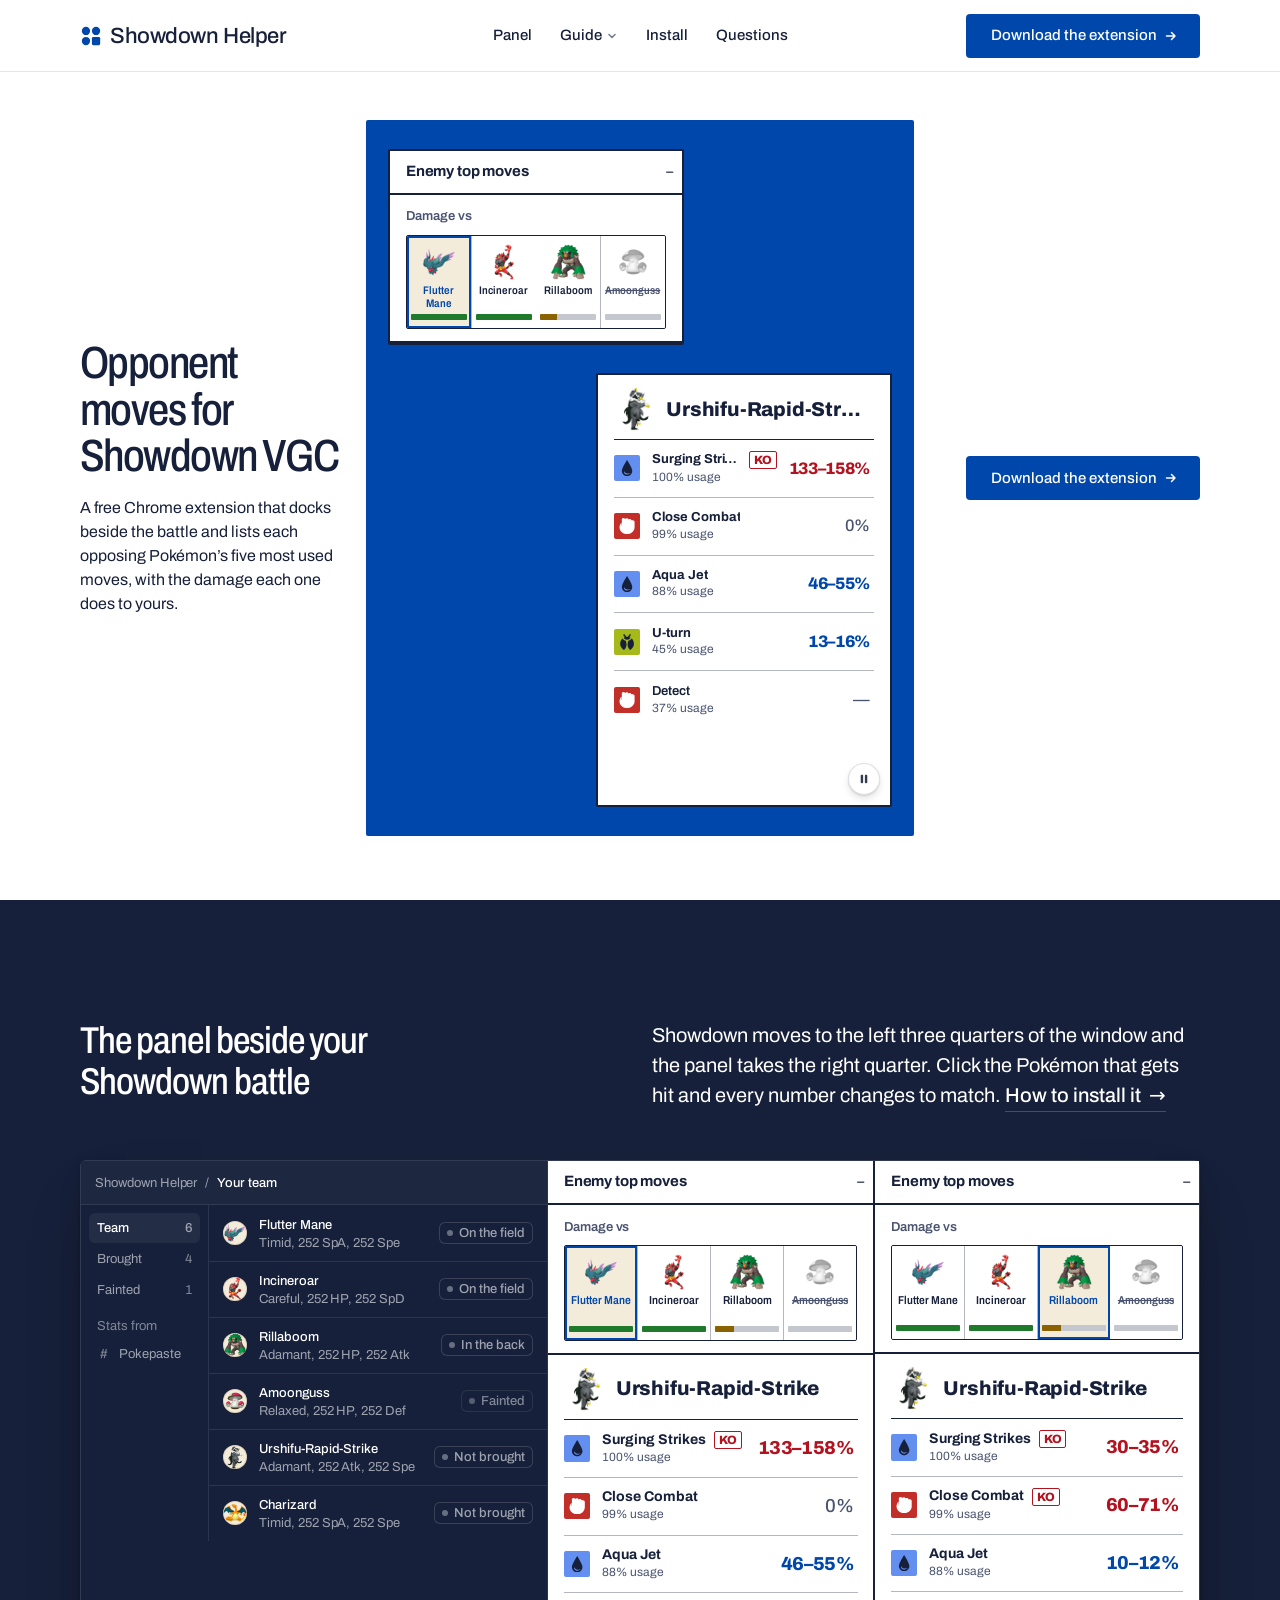
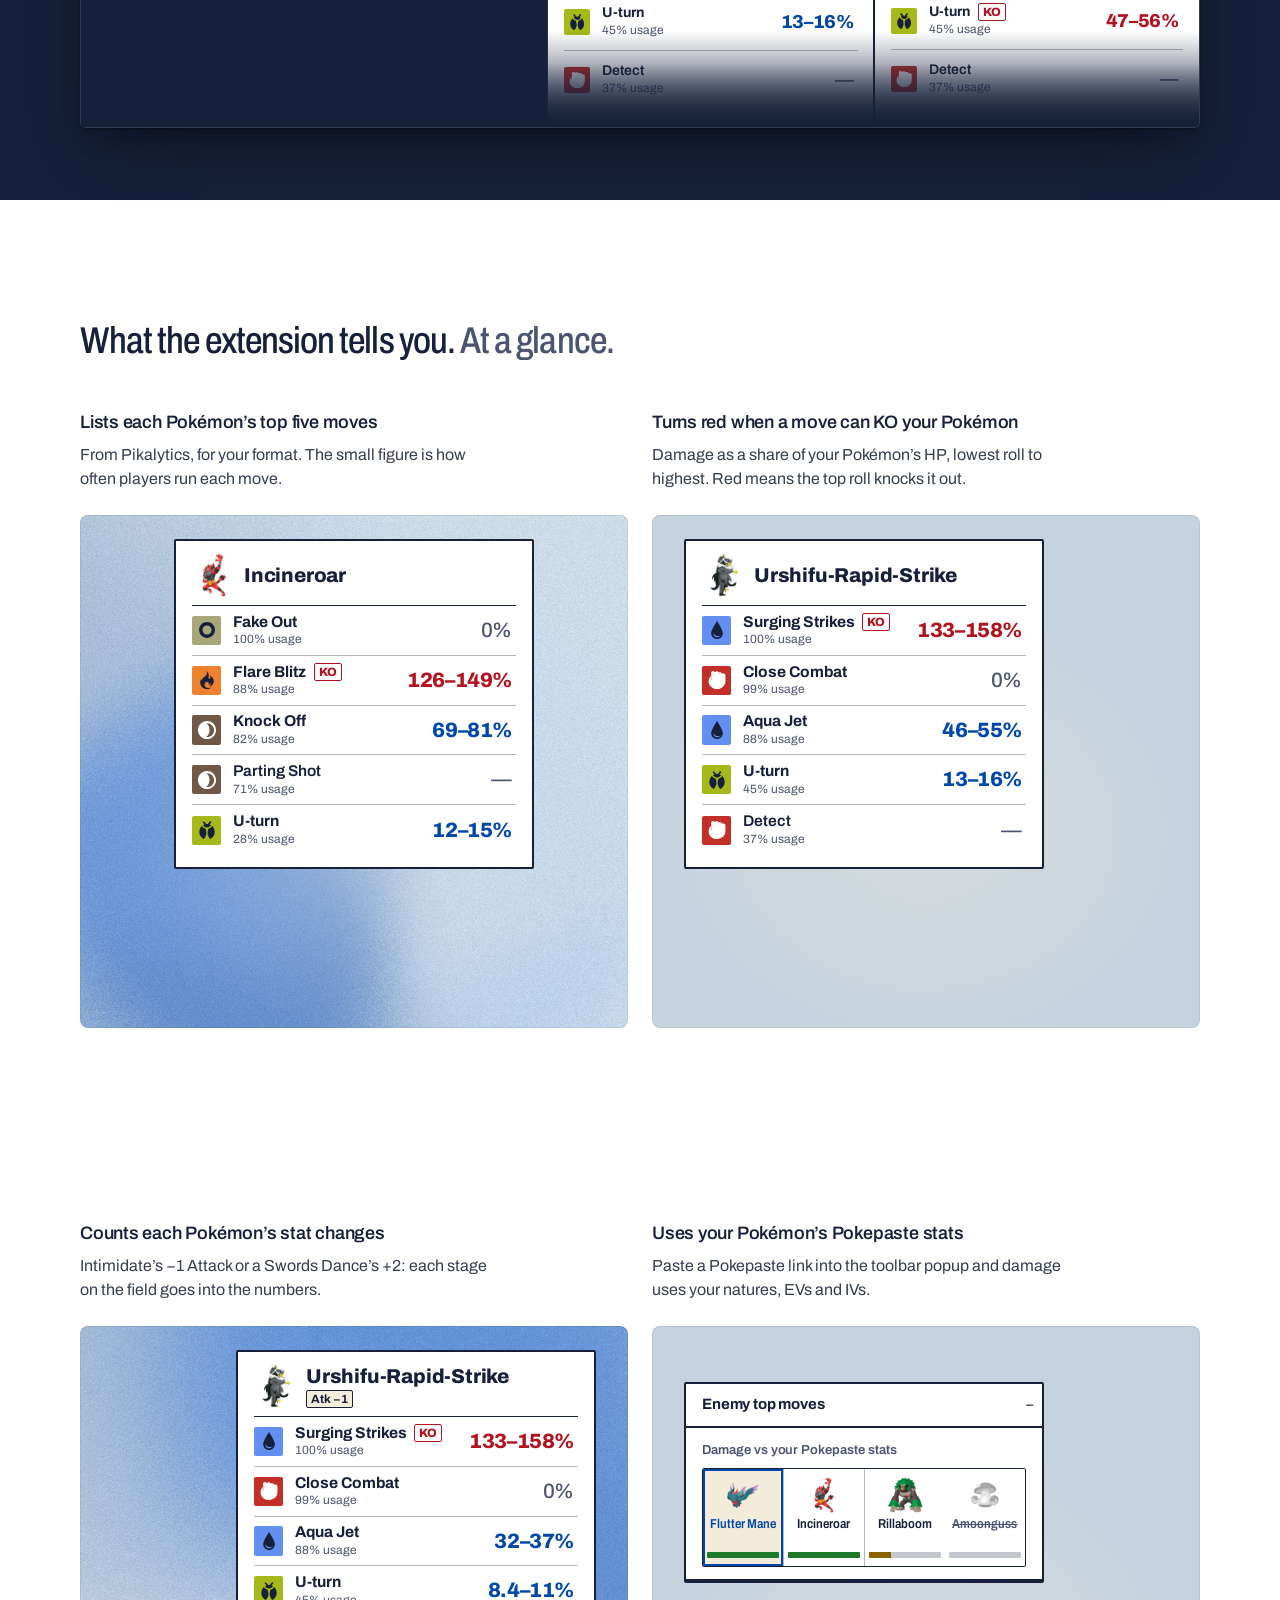
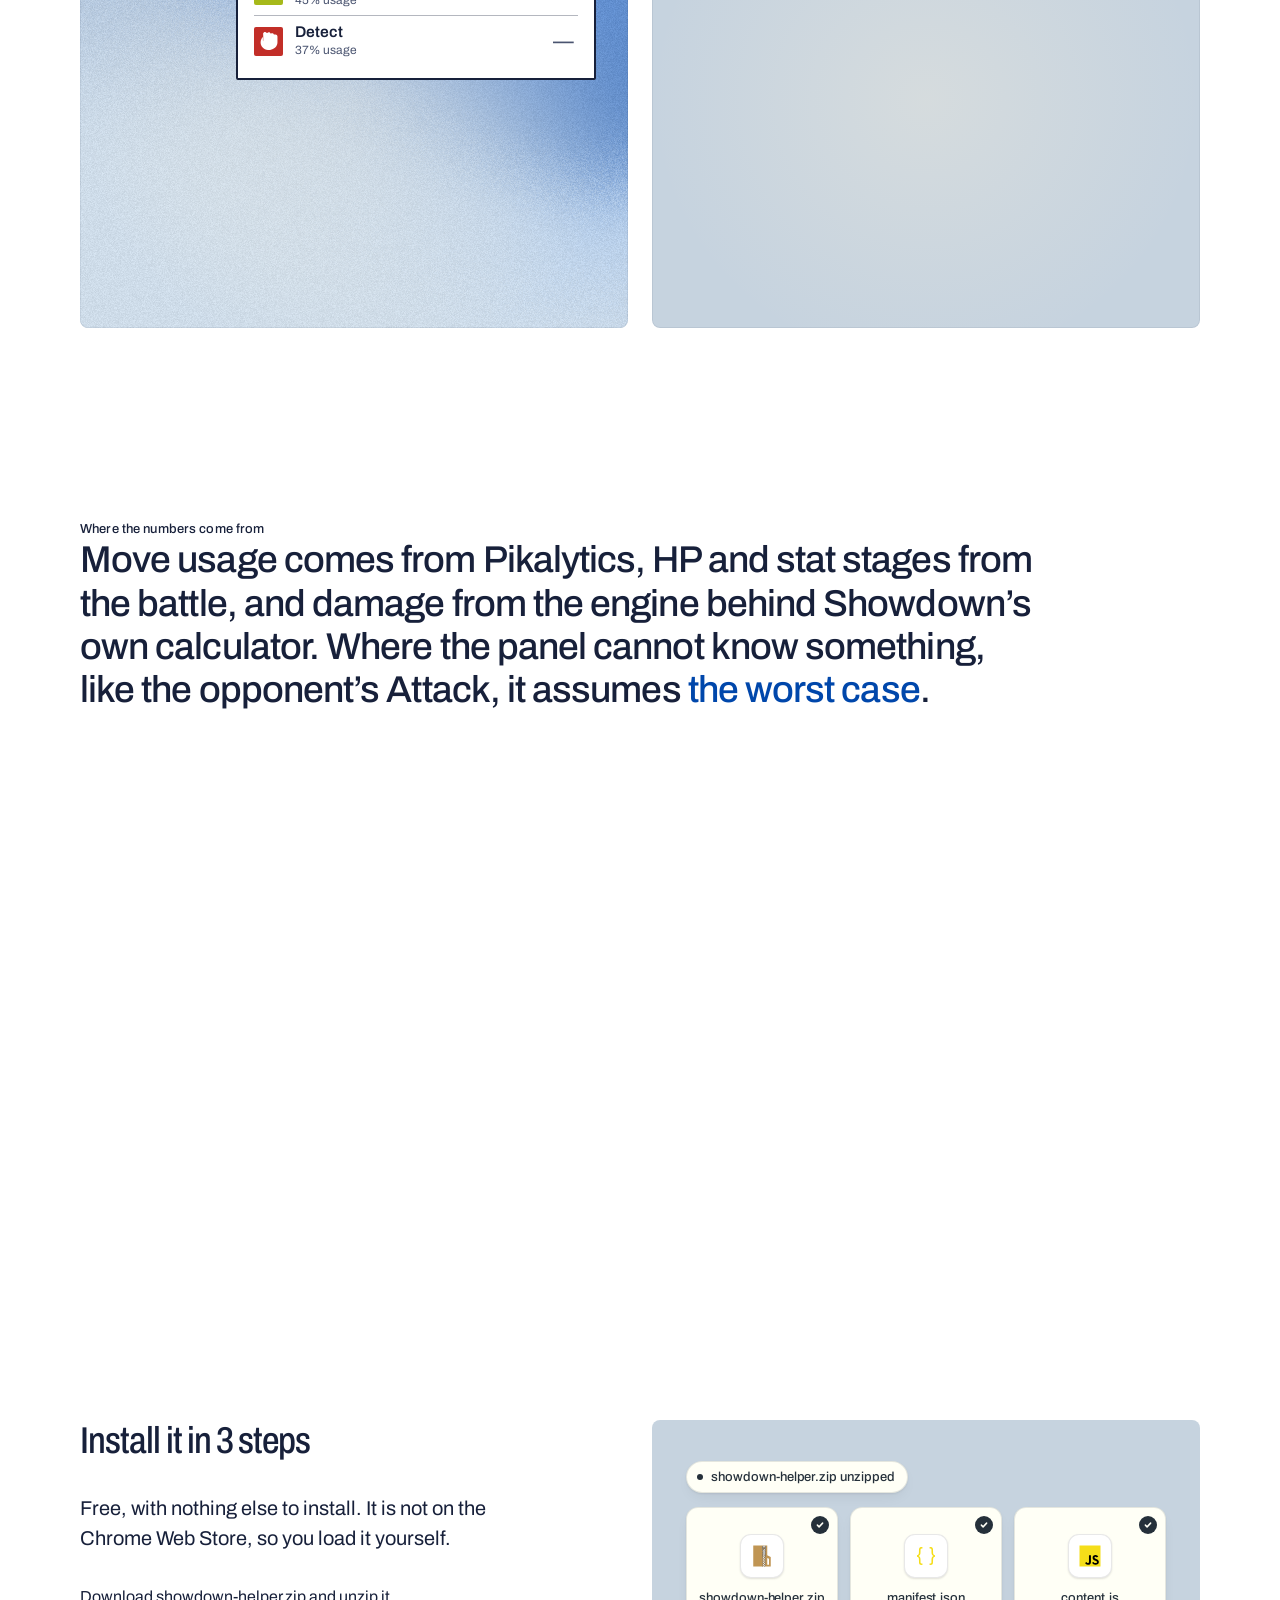
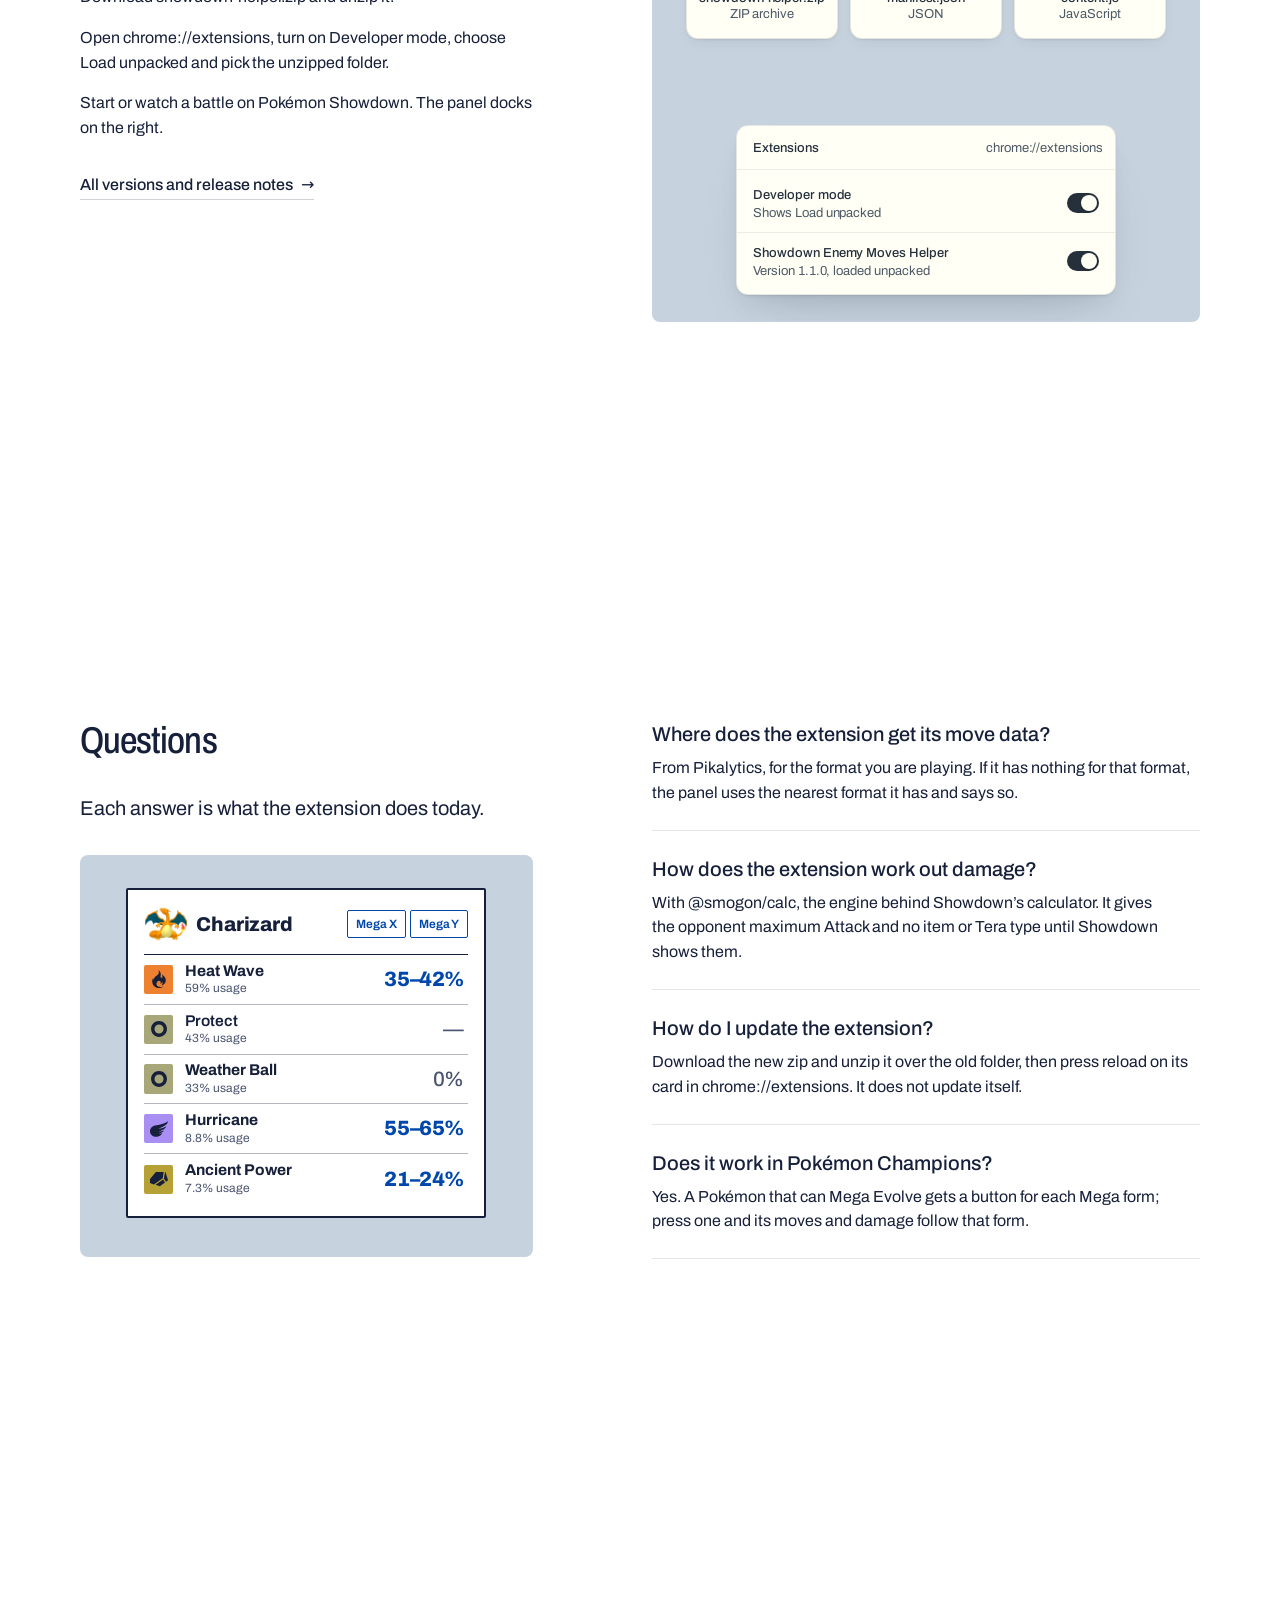
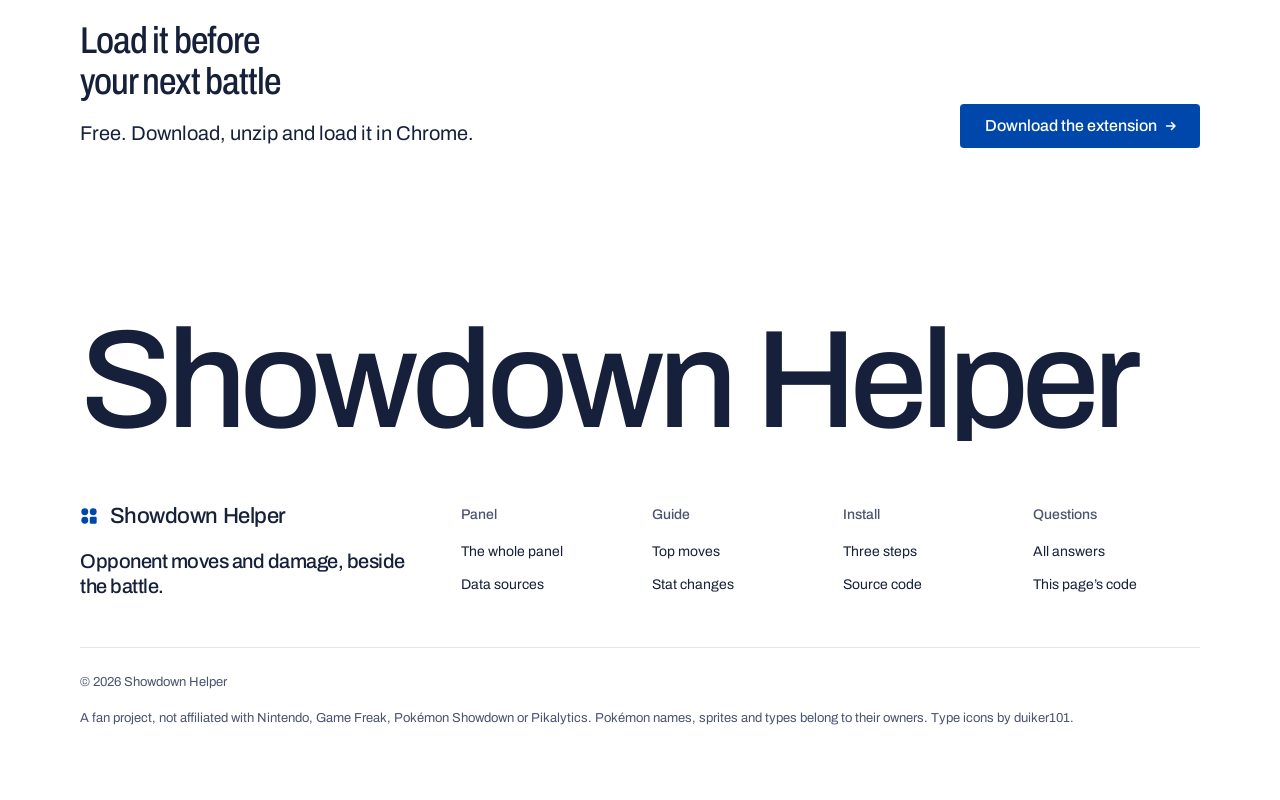
<file: index.html>
<!doctype html>
<!-- Built by tools/page.mjs from index.src.html: edit that file, then run node tools/page.mjs. -->
<html lang="en" data-type="software" data-radius="sharp" data-ground="sky" data-buttons="arrow" data-motion>
<head>
<meta charset="utf-8">
<meta name="viewport" content="width=device-width, initial-scale=1, viewport-fit=cover">
<title>Showdown Helper: opponent moves and damage for Pokémon Showdown VGC</title>
<meta name="description" content="A free Chrome extension for Pokémon Showdown. Beside the battle it lists each opposing Pokémon's five most used moves from Pikalytics and how much of your Pokémon's HP each one takes.">
<meta property="og:type" content="website">
<meta property="og:title" content="Showdown Helper: opponent moves and damage for Pokémon Showdown VGC">
<meta property="og:description" content="Your opponent's five most used moves, with damage to your team, beside the battle.">
<meta property="og:image" content="share.jpg">
<meta name="twitter:card" content="summary_large_image">
<link rel="icon" href="favicon.svg" type="image/svg+xml">
<meta name="theme-color" content="#ffffff">
<!-- <link rel="canonical" href="https://[the page's domain, once there is one]/"> -->
<meta name="site-kind" content="software">
<meta name="page-type" content="software">
<link rel="preload" href="assets/fonts/archivo-latin.woff2" as="font" type="font/woff2" crossorigin>
<link rel="stylesheet" href="assets/system.css">
<link rel="stylesheet" href="assets/ui/cards.css">
<link rel="stylesheet" href="assets/motion/motion.css">
<link rel="stylesheet" href="assets/backgrounds/backgrounds.css">
<link rel="stylesheet" href="assets/layout/layout.css">
<link rel="stylesheet" href="assets/icons/icon.css">
<style>
/* Archivo, the brand's face, served from the page (the same files the extension ships) */
@font-face { font-family: "Archivo"; font-style: normal; font-weight: 100 900; font-stretch: 62% 125%; font-display: swap;
  src: url("assets/fonts/archivo-latin.woff2") format("woff2");
  unicode-range: U+0000-00FF, U+0131, U+0152-0153, U+02BB-02BC, U+02C6, U+02DA, U+02DC, U+0304, U+0308, U+0329, U+2000-206F, U+20AC, U+2122, U+2191, U+2193, U+2212, U+2215, U+FEFF, U+FFFD; }
@font-face { font-family: "Archivo"; font-style: normal; font-weight: 100 900; font-stretch: 62% 125%; font-display: swap;
  src: url("assets/fonts/archivo-latin-ext.woff2") format("woff2");
  unicode-range: U+0100-02BA, U+02BD-02C5, U+02C7-02CC, U+02CE-02D7, U+02DD-02FF, U+0304, U+0308, U+0329, U+1D00-1DBF, U+1E00-1E9F, U+1EF2-1EFF, U+2020, U+20A0-20AB, U+20AD-20C4, U+2113, U+2C60-2C7F, U+A720-A7FF; }
:root { --p-bg:#ffffff; --p-surface:#f3ecdb; --p-ink:#17203a; --p-muted:#4a5470; --p-accent:#0047ab; --p-accent-ink:#ffffff; --p-action:#0047ab; --p-action-ink:#ffffff; --p-inv-bg:#17203a; --p-inv-surface:#242d46; --p-inv-ink:#ffffff; --p-inv-muted:#9ea3b0; --p-inv-accent:#ffffff; --p-inv-accent-ink:#17203a; --p-inv-action:#ffffff; --p-inv-action-ink:#17203a; --font-display:"Archivo", "Segoe UI", system-ui, sans-serif; --font-text:"Archivo", "Segoe UI", system-ui, sans-serif; --font-mono:ui-monospace, "Cascadia Mono", Consolas, monospace; --display-weight:500; --display-tracking:-0.025em; --display-tracking-xl:-0.035em; --display-stretch:80%; --ly-scale:0.9; --t-h2: clamp(28px, 1.2vw + 22px, 40px); }
</style>
<link rel="stylesheet" href="assets/ui/base.css">
<link rel="stylesheet" href="assets/ui/window/fragment.css">
<link rel="stylesheet" href="assets/ui/files/fragment.css">
<link rel="stylesheet" href="assets/ui/toggles/fragment.css">
<!-- the extension's own panel stylesheet, scoped to .smh-sheet by tools/fragments.mjs -->
<link rel="stylesheet" href="assets/panel/panel.css">
<style>
/* page CSS, inside the visuals only */
/* the panel, shown inline: its real markup, pasted by tools/page.mjs */
.smh-sheet.smh-sheet { position: relative; inset: auto; width: 100%; height: auto; min-height: 0; z-index: auto; border-left: 0; }
/* the live panel splits the window's height between its cards; inline each card takes its own height */
.smh-sheet .smh-body, .smh-sheet .smh-card { flex: none; }
.smh-sheet .smh-moves { flex: none; height: 290px; max-height: none; }
/* hero: the panel's pieces on a cobalt field */
.hero--triptych .ly-collage { background: var(--p-accent); border-radius: 2px; }
.ly-collage .ly-piece.is-sheet { background: var(--p-bg); border: 2px solid var(--p-ink); border-radius: 2px; box-shadow: none; overflow: hidden; }
.ly-collage .ly-piece.is-sheet .smh-sheet { border: 0; }
.hero--triptych .hero__cta .btn { height: var(--btn-h); padding-inline: var(--s-5); font-size: 15px; }
.ly-collage .loop-pause:focus-visible { outline-color: var(--p-bg); }
/* the piece that ends at 96% keeps its lower-right corner clear for the pause disc, as the live panel has room under its cards */
.ly-collage .ly-piece.is-sheet[style*="bottom"] .smh-sheet { padding-bottom: 64px; }
/* a phone: one piece a set, the card, whole inside the collage */
@media (max-width: 639px) {
  .ly-collage .ly-piece.is-sheet:not([style*="bottom"]) { display: none; }
  .ly-collage .ly-piece.is-sheet[style*="bottom"] { left: 4% !important; right: 4% !important; width: auto !important; }
  .ly-collage .smh-sheet .smh-moves { height: 200px; }
  .ly-collage .ly-piece.is-sheet[style*="bottom"] .smh-sheet { padding-bottom: 52px; }
}
/* the narrowest phones: the red number alone marks a KO, so the move's name keeps its room */
@media (max-width: 359px) { .ly-collage .smh-kotag { display: none; } }
/* the lit ground behind the UI in the brand's cobalt and sand */
html[data-ground="sky"] { --ground-accent: #0047ab; --ground-surface: #f3ecdb; }
/* the app frame: your team from the paste beside the open panel */
.app.ui { display: grid; grid-template-columns: minmax(0, 5fr) minmax(0, 7fr); margin-top: var(--s-7); background: var(--u-bg); border: 1px solid var(--u-border); border-radius: var(--u-r); box-shadow: var(--u-shadow); }
.app > .app__pane { position: relative; min-width: 0; min-height: 0; overflow: hidden; }
.app > .app__pane + .app__pane { border-left: 1px solid var(--u-line); }
.app > .app__pane > .ui-panel { width: 100%; border: 0; border-radius: 0; box-shadow: none; }
.app > .app__pane::after { content: ""; position: absolute; inset: auto 0 0 0; height: 64px; background: linear-gradient(transparent, var(--u-bg)); pointer-events: none; }
.app > .app__pane--open { -webkit-mask-image: linear-gradient(#000 calc(100% - 96px), transparent); mask-image: linear-gradient(#000 calc(100% - 96px), transparent); }
@media (max-width: 1023px) {
  .app.ui.app.ui { grid-template-rows: minmax(0, 1fr); }
  .app > .app__pane--list { display: none; }
  .app > .app__pane--open { -webkit-mask-image: none; mask-image: none; border-top: 0 !important; }
  .app > .app__pane--open::after { display: none; }
  .app .app__pane--open > .smh-sheet { height: 100%; }
  .app .app__pane--open .smh-card + .smh-card { display: none; }
  .app .app__pane--open .smh-body, .app .app__pane--open .smh-card { flex: 1 1 0; }
  .app .app__pane--open .smh-moves { flex: 1 1 0; height: auto; max-height: 340px; }
}
.app .app__pane--open { display: grid; grid-template-columns: minmax(0, 1fr) minmax(0, 1fr); }
.app .app__pane--open > .smh-sheet + .smh-sheet { border-left: 2px solid var(--color-rule); }
.app .ui-avatar:has(img) { background: var(--p-surface); overflow: hidden; }
.app .ui-avatar img { width: 100%; height: 100%; object-fit: contain; }
@media (min-width: 1024px) and (max-width: 1279px) { .app.ui { grid-template-columns: minmax(0, 4fr) minmax(0, 8fr); } }
@media (max-width: 1023px) {
  .app.ui { grid-template-columns: minmax(0, 1fr); grid-template-rows: auto minmax(0, 1fr); }
  .app > .app__pane--list { max-height: 252px; }
  .app > .app__pane--list::after { display: none; }
  .app .ui-win__side { display: none; }
  .app .ui-win__body { grid-template-columns: minmax(0, 1fr); }
  .app > .app__pane + .app__pane { border-left: 0; border-top: 1px solid var(--u-line); }
}
@media (max-width: 639px) {
  .app.ui { grid-template-rows: minmax(0, 1fr); }
  .app > .app__pane--list { display: none; }
  .app > .app__pane + .app__pane { border-top: 0; }
  .app .app__pane--open { grid-template-columns: minmax(0, 1fr); }
  .app .app__pane--open > .smh-sheet + .smh-sheet { display: none; }
}
/* feature cards: one panel height; the sheet pieces sit on the ground like the kit's fragments */
/* the name across the .wrap, hand-set: "Showdown Helper" is 15 characters */
.close__word { font-size: clamp(28px, calc(11.2vw - 4px), 162px); }
#guide .panel { --p-h: 360px; }
#guide .smh-sheet .smh-moves { height: 250px; }
@media (min-width: 640px) and (max-width: 1023px) {
  #guide .panel { --p-h: max(360px, calc(100svh - 480px)); }
  #guide .stage > div { width: min(360px, calc(100% - 48px)) !important; --ax: 24px !important; }
}
#install .at-phone { display: none; }
@media (max-width: 639px) { #install .at-phone { display: block; } }
/* the split's frame and the questions' frame: 5:4, square on a phone, on the lit ground */
#install .frame { --ratio: 500px; }
@media (min-width: 1024px) and (max-width: 1279px) { #install .frame { --ratio: 580px; } }
#questions .frame { --ratio: 400px; }
#questions .smh-sheet .smh-moves { height: 250px; }
/* a tablet keeps both splits side by side, so each section stays one screen */
@media (min-width: 640px) and (max-width: 1023px) {
  #install .grid > .span-5, #questions .grid > .span-5 { grid-column: 1 / span 6; }
  #install .grid > .frame, #questions .grid > .faq { grid-column: 7 / span 6; }
  /* the file grid needs 300px, more than this frame gives: steps 2 and 3 instead */
  #install .stage:first-child { display: none; }
  #install .stage:nth-child(2) > div { --ay: 40px !important; }
  #install .at-phone { display: block; }
  #install .at-phone > div { --ay: 250px !important; }
  #install .at-phone .smh-moves { height: 100px; grid-template-rows: repeat(2, minmax(0, 1fr)); }
  #install .at-phone .smh-move:nth-child(n+3) { display: none; }
  #questions .stage > div { width: calc(100% - 32px) !important; --ax: 16px !important; }
  #install .frame { --ratio: 640px; }
}
/* a phone: two screens each; the install frame also shows step 2 under the build */
@media (max-width: 639px) {
  #install, #questions, footer.closing { --h: 2; }
  #install .frame { --ratio: 860px; }
  .hero--triptych .hero__cta { margin-bottom: var(--s-8); }
  .ly-collage .smh-sheet .smh-moves { height: 180px !important; }
  /* the app frame on a phone: the panel's header and its first card, filling the pane */
  .app .app__pane--open .smh-target { display: none; }
  #questions .frame { --ratio: 600px; }
}

@media (max-width: 639px) {
  #guide .panel { --p-h: 150px; }
  /* a phone shows each card's top move, whole */
  #guide .smh-sheet .smh-moves { height: 44px; grid-template-rows: minmax(0, 1fr); }
  #guide .smh-sheet .smh-move:nth-child(n+2) { display: none; }
  #guide .stage > div { width: calc(100% - 32px) !important; }
}
.stage .smh-sheet { border: 2px solid var(--color-rule); border-radius: 2px; }

</style>
<script>document.documentElement.classList.add('m-enter');setTimeout(()=>document.documentElement.classList.add('m-enter-done'),700)</script>
<script src="assets/backgrounds/backgrounds.js"></script>
<script>document.documentElement.classList.add('mo-js');setTimeout(()=>document.documentElement.classList.add('mo-safe'),2500)</script>
<link rel="modulepreload" href="assets/moments/moments.js">
<link rel="modulepreload" href="assets/moments/lib.js">
<link rel="modulepreload" href="assets/moments/word-highlight/moment.js">
</head>
<body>
<!-- type: software
     deal: hero triptych, nav-centre, close-word, footer-columns, rhythm dark-band, buttons arrow, mark dots,
     grounds paper (hero), the lit ground sand; effect grain-gradient (the guide cards' still grounds)
     moments: word-highlight (#data, the statement)
     palette: the brand's own (start.mjs brand): white sheet, navy ink, cobalt, sand, as in the extension -->

<header class="nav nav--centre">
  <div class="wrap nav__bar">
    <a class="skip-link" href="#top">Skip to content</a>
    <a class="nav__logo" href="#top"><span class="mark" data-mark="dots" aria-hidden="true"></span>Showdown Helper</a>
    <nav class="nav__links" aria-label="Main">
      <div class="nav__item"><a class="nav__link" href="#panel">Panel</a></div>
      <div class="nav__item">
        <a class="nav__link" href="#guide">Guide <svg class="chev" viewBox="0 0 12 12" aria-hidden="true"><path d="M3 4.5l3 3 3-3" fill="none" stroke="currentColor" stroke-width="1.5" stroke-linecap="round" stroke-linejoin="round"/></svg></a>
        <div class="nav__menu">
          <div class="wrap grid">
            <div class="menu-col span-3">
              <p class="t-label">Reading the panel</p>
              <a href="#top-moves">Top moves<span>Five per opposing Pokémon</span></a>
              <a href="#knockouts">Knockouts<span>Red when a move can KO</span></a>
            </div>
            <div class="menu-col span-3">
              <p class="t-label">Making it exact</p>
              <a href="#stat-changes">Stat changes<span>Every stage counts</span></a>
              <a href="#pokepaste">Your Pokepaste<span>Your natures, EVs and IVs</span></a>
            </div>
          </div>
        </div>
      </div>
      <div class="nav__item"><a class="nav__link" href="#install">Install</a></div>
      <div class="nav__item"><a class="nav__link" href="#questions">Questions</a></div>
    </nav>
    <div class="nav__actions">
      <a class="btn btn--primary" href="https://github.com/lkz404/showdown-helper/releases/latest/download/showdown-helper.zip">Download the extension</a>
    </div>
    <button class="nav__toggle" type="button" aria-expanded="false" aria-label="Menu">
      <svg width="18" height="18" viewBox="0 0 18 18" aria-hidden="true"><path d="M2 5h14M2 13h14" stroke="currentColor" stroke-width="1.6" stroke-linecap="round"/></svg>
    </button>
  </div>
</header>

<main id="top">
  <section class="hero hero--triptych" data-enter aria-labelledby="hero-h">
    <div class="wrap"><div class="hero-text grid hero__grid">
      <div class="span-3">
        <h1 id="hero-h">Opponent moves for Showdown VGC</h1>
        <p class="hero__lead">A free Chrome extension that docks beside the battle and lists each opposing Pokémon’s five most used moves, with the damage each one does to yours.</p>
      </div>
      <div class="ly-collage span-6 start-4" role="img" aria-label="Three views of the Showdown Helper panel: Urshifu’s five most used moves against Flutter Mane, with Surging Strikes in red at 133 to 158 percent; the same card after Intimidate, marked Atk −1; and Charizard’s card in Pokémon Champions with its two Mega forms">
        <div class="ly-collage__set is-on">
          <div class="ly-piece is-sheet" style="left: 4%; top: 4%; width: 54%"><div class="ui smh-sheet" data-theme="smh-sheet" inert><div class="smh-header">
    <span class="smh-title">Enemy top moves</span>
    <button type="button" title="Collapse panel" aria-label="Collapse panel" aria-expanded="true">−</button>
  </div>
<div class="smh-target">
    <div class="smh-target-head">
      <div class="smh-target-label">Damage vs</div>
      <div class="smh-stages"></div>
    </div>
    <div class="smh-team" style="--cols: 4;"><button type="button" class="smh-tbox smh-selected" data-key="p1: Flutter Mane" aria-pressed="true" title="Flutter Mane">
    <img class="smh-tsprite" width="36" height="36" loading="lazy" alt="Flutter Mane" src="assets/panel/sprites/fluttermane.png">
    <span class="smh-tname">Flutter Mane</span>
    <span class="smh-hpbar"><span class="smh-hp-ok" style="width:100%"></span></span>
  </button><button type="button" class="smh-tbox" data-key="p1: Incineroar" aria-pressed="false" title="Incineroar">
    <img class="smh-tsprite" width="36" height="36" loading="lazy" alt="Incineroar" src="assets/panel/sprites/incineroar.png">
    <span class="smh-tname">Incineroar</span>
    <span class="smh-hpbar"><span class="smh-hp-ok" style="width:100%"></span></span>
  </button><button type="button" class="smh-tbox" data-key="p1: Rillaboom" aria-pressed="false" title="Rillaboom">
    <img class="smh-tsprite" width="36" height="36" loading="lazy" alt="Rillaboom" src="assets/panel/sprites/rillaboom.png">
    <span class="smh-tname">Rillaboom</span>
    <span class="smh-hpbar"><span class="smh-hp-mid" style="width:30%"></span></span>
  </button><button type="button" class="smh-tbox smh-fainted" data-key="p1: Amoonguss" aria-pressed="false" title="Amoonguss">
    <img class="smh-tsprite" width="36" height="36" loading="lazy" alt="Amoonguss" src="assets/panel/sprites/amoonguss.png">
    <span class="smh-tname">Amoonguss</span>
    <span class="smh-hpbar"><span class="smh-hp-low" style="width:0%"></span></span>
  </button></div>
  </div></div></div>
          <div class="ly-piece is-sheet" style="right: 4%; bottom: 4%; width: 54%"><div class="ui smh-sheet" data-theme="smh-sheet" inert><div class="smh-card">
    <div class="smh-chead">
      <img class="smh-sprite" width="44" height="44" loading="lazy" alt="Urshifu-Rapid-Strike" src="assets/panel/sprites/urshifu-rapidstrike.png">
      <div class="smh-name"><span>Urshifu-Rapid-Strike</span></div>
      
    </div>
    <div class="smh-moves"><div class="smh-move smh-light smh-ko" style="--c:var(--type-water)" title="Surging Strikes (Water) · 133–158% · guaranteed OHKO">
    <span class="smh-ticon"><svg viewBox="0 0 512 512" fill="none" aria-hidden="true" focusable="false"><path fill-rule="evenodd" clip-rule="evenodd" d="M422.172 346.515C422.172 437.897 347.813 511.977 256.086 511.977C164.359 511.977 90 437.897 90 346.515C90 257.639 247.102 13.5479 255.718 0.22781C255.915 -0.0759384 256.258 -0.0759358 256.454 0.227813C265.07 13.5479 422.172 257.639 422.172 346.515ZM228.4 458.931C144.12 440.49 158.542 347.13 158.542 347.13C158.542 347.13 181.556 403.488 237.405 421.744C293.253 439.999 360.745 413.225 360.745 413.225C360.745 413.225 312.68 477.371 228.4 458.931Z" fill="white"></path></svg></span>
    <div class="smh-mtext">
      <div class="smh-nameline"><span class="smh-mname">Surging Strikes</span><span class="smh-kotag">KO</span></div>
      <span class="smh-usage">100% usage</span>
    </div>
    <span class="smh-dmg">133–158%</span>
  </div><div class="smh-move smh-zero" style="--c:var(--type-fighting)" title="Close Combat (Fighting) · 0%">
    <span class="smh-ticon"><svg viewBox="0 0 512 512" fill="none" aria-hidden="true" focusable="false"><path fill-rule="evenodd" clip-rule="evenodd" d="M88.2336 42.5656C94.4299 18.1014 116.593 0 142.983 0C162.778 0 180.195 10.1847 190.279 25.6H206.792C217.051 15.0716 231.384 8.53333 247.245 8.53333C270.499 8.53333 290.471 22.5882 299.129 42.6667H312.954C321.617 37.2585 331.853 34.1333 342.818 34.1333C366.073 34.1333 386.044 48.1882 394.702 68.2667H432.297C432.618 68.2667 432.919 68.3532 433.178 68.5041C434.895 68.347 436.634 68.2667 438.391 68.2667C469.582 68.2667 494.866 93.5514 494.866 124.742V294.086L494.867 294.4L494.866 294.714V297.153C494.866 298.186 494.838 299.215 494.782 300.239C491.384 417.717 385.749 512 255.933 512C123.974 512 17 414.577 17 294.4C17 236.391 41.9249 183.683 82.5535 144.675C82.4522 201.228 83.4074 259.694 87.8107 258.691C99.6011 256.003 90.3891 80.8395 88.2336 42.5656Z" fill="white"></path></svg></span>
    <div class="smh-mtext">
      <div class="smh-nameline"><span class="smh-mname">Close Combat</span></div>
      <span class="smh-usage">99% usage</span>
    </div>
    <span class="smh-dmg">0%</span>
  </div><div class="smh-move smh-light" style="--c:var(--type-water)" title="Aqua Jet (Water) · 46–55% · 66.8% chance to 2HKO">
    <span class="smh-ticon"><svg viewBox="0 0 512 512" fill="none" aria-hidden="true" focusable="false"><path fill-rule="evenodd" clip-rule="evenodd" d="M422.172 346.515C422.172 437.897 347.813 511.977 256.086 511.977C164.359 511.977 90 437.897 90 346.515C90 257.639 247.102 13.5479 255.718 0.22781C255.915 -0.0759384 256.258 -0.0759358 256.454 0.227813C265.07 13.5479 422.172 257.639 422.172 346.515ZM228.4 458.931C144.12 440.49 158.542 347.13 158.542 347.13C158.542 347.13 181.556 403.488 237.405 421.744C293.253 439.999 360.745 413.225 360.745 413.225C360.745 413.225 312.68 477.371 228.4 458.931Z" fill="white"></path></svg></span>
    <div class="smh-mtext">
      <div class="smh-nameline"><span class="smh-mname">Aqua Jet</span></div>
      <span class="smh-usage">88% usage</span>
    </div>
    <span class="smh-dmg">46–55%</span>
  </div><div class="smh-move smh-light" style="--c:var(--type-bug)" title="U-turn (Bug) · 13–16% · possible 7HKO">
    <span class="smh-ticon"><svg viewBox="0 0 512 512" fill="none" aria-hidden="true" focusable="false"><path clip-rule="evenodd" d="m342.198.501279c.373-.5317158 1.105-.660937 1.637-.288625l36.354 25.455546c.532.3723.661 1.1051.289 1.6368l-50.599 72.2623c24.599 7.8587 41.358 16.3357 41.358 16.3357s-40.964 70.462-110.443 70.462-118.85-65.672-118.85-65.672 17.506-11.172 43.456-20.7539l-55.5-66.1415c-.417-.4973-.352-1.2386.145-1.6558l33.997-28.52715c.498-.41723 1.239-.35238 1.656.14487l70.272 83.74688c6.017-.6806 12.147-1.061 18.333-1.061 8.891 0 17.771.6759 26.44 1.8229zm13.746 189.200721c18.541-13.242 46.597-47.804 46.597-47.804s71.664 56.79 71.664 177.206c0 120.415-123.896 192.888-123.896 192.888s-59.195-59.781-73.727-135.562c-14.531-75.781 21.496-159.927 21.496-159.927s39.324-13.559 57.866-26.801zm-199.683 0c-18.541-13.242-46.597-47.804-46.597-47.804s-71.664 56.79-71.664 177.206c0 120.415 123.896 192.888 123.896 192.888s59.195-59.781 73.727-135.562c14.531-75.781-21.496-159.927-21.496-159.927s-39.324-13.559-57.866-26.801z" fill="#fff" fill-rule="evenodd"></path></svg></span>
    <div class="smh-mtext">
      <div class="smh-nameline"><span class="smh-mname">U-turn</span></div>
      <span class="smh-usage">45% usage</span>
    </div>
    <span class="smh-dmg">13–16%</span>
  </div><div class="smh-move smh-status" style="--c:var(--type-fighting)" title="Detect (Fighting) · —">
    <span class="smh-ticon"><svg viewBox="0 0 512 512" fill="none" aria-hidden="true" focusable="false"><path fill-rule="evenodd" clip-rule="evenodd" d="M88.2336 42.5656C94.4299 18.1014 116.593 0 142.983 0C162.778 0 180.195 10.1847 190.279 25.6H206.792C217.051 15.0716 231.384 8.53333 247.245 8.53333C270.499 8.53333 290.471 22.5882 299.129 42.6667H312.954C321.617 37.2585 331.853 34.1333 342.818 34.1333C366.073 34.1333 386.044 48.1882 394.702 68.2667H432.297C432.618 68.2667 432.919 68.3532 433.178 68.5041C434.895 68.347 436.634 68.2667 438.391 68.2667C469.582 68.2667 494.866 93.5514 494.866 124.742V294.086L494.867 294.4L494.866 294.714V297.153C494.866 298.186 494.838 299.215 494.782 300.239C491.384 417.717 385.749 512 255.933 512C123.974 512 17 414.577 17 294.4C17 236.391 41.9249 183.683 82.5535 144.675C82.4522 201.228 83.4074 259.694 87.8107 258.691C99.6011 256.003 90.3891 80.8395 88.2336 42.5656Z" fill="white"></path></svg></span>
    <div class="smh-mtext">
      <div class="smh-nameline"><span class="smh-mname">Detect</span></div>
      <span class="smh-usage">37% usage</span>
    </div>
    <span class="smh-dmg">—</span>
  </div></div>
  </div></div></div>
        </div>
        <div class="ly-collage__set" aria-hidden="true">
          <div class="ly-piece is-sheet" style="left: 4%; top: 4%; width: 54%"><div class="ui smh-sheet" data-theme="smh-sheet" inert><div class="smh-card">
    <div class="smh-chead">
      <img class="smh-sprite" width="44" height="44" loading="lazy" alt="Urshifu-Rapid-Strike" src="assets/panel/sprites/urshifu-rapidstrike.png">
      <div class="smh-name"><span>Urshifu-Rapid-Strike</span><span class="smh-stages"><span class="smh-stage" title="Atk lowered 1 stage, included in the damage">Atk −1</span></span></div>
      
    </div>
    <div class="smh-moves"><div class="smh-move smh-light smh-ko" style="--c:var(--type-water)" title="Surging Strikes (Water) · 133–158% · guaranteed OHKO">
    <span class="smh-ticon"><svg viewBox="0 0 512 512" fill="none" aria-hidden="true" focusable="false"><path fill-rule="evenodd" clip-rule="evenodd" d="M422.172 346.515C422.172 437.897 347.813 511.977 256.086 511.977C164.359 511.977 90 437.897 90 346.515C90 257.639 247.102 13.5479 255.718 0.22781C255.915 -0.0759384 256.258 -0.0759358 256.454 0.227813C265.07 13.5479 422.172 257.639 422.172 346.515ZM228.4 458.931C144.12 440.49 158.542 347.13 158.542 347.13C158.542 347.13 181.556 403.488 237.405 421.744C293.253 439.999 360.745 413.225 360.745 413.225C360.745 413.225 312.68 477.371 228.4 458.931Z" fill="white"></path></svg></span>
    <div class="smh-mtext">
      <div class="smh-nameline"><span class="smh-mname">Surging Strikes</span><span class="smh-kotag">KO</span></div>
      <span class="smh-usage">100% usage</span>
    </div>
    <span class="smh-dmg">133–158%</span>
  </div><div class="smh-move smh-zero" style="--c:var(--type-fighting)" title="Close Combat (Fighting) · 0%">
    <span class="smh-ticon"><svg viewBox="0 0 512 512" fill="none" aria-hidden="true" focusable="false"><path fill-rule="evenodd" clip-rule="evenodd" d="M88.2336 42.5656C94.4299 18.1014 116.593 0 142.983 0C162.778 0 180.195 10.1847 190.279 25.6H206.792C217.051 15.0716 231.384 8.53333 247.245 8.53333C270.499 8.53333 290.471 22.5882 299.129 42.6667H312.954C321.617 37.2585 331.853 34.1333 342.818 34.1333C366.073 34.1333 386.044 48.1882 394.702 68.2667H432.297C432.618 68.2667 432.919 68.3532 433.178 68.5041C434.895 68.347 436.634 68.2667 438.391 68.2667C469.582 68.2667 494.866 93.5514 494.866 124.742V294.086L494.867 294.4L494.866 294.714V297.153C494.866 298.186 494.838 299.215 494.782 300.239C491.384 417.717 385.749 512 255.933 512C123.974 512 17 414.577 17 294.4C17 236.391 41.9249 183.683 82.5535 144.675C82.4522 201.228 83.4074 259.694 87.8107 258.691C99.6011 256.003 90.3891 80.8395 88.2336 42.5656Z" fill="white"></path></svg></span>
    <div class="smh-mtext">
      <div class="smh-nameline"><span class="smh-mname">Close Combat</span></div>
      <span class="smh-usage">99% usage</span>
    </div>
    <span class="smh-dmg">0%</span>
  </div><div class="smh-move smh-light" style="--c:var(--type-water)" title="Aqua Jet (Water) · 32–37% · 92.7% chance to 3HKO">
    <span class="smh-ticon"><svg viewBox="0 0 512 512" fill="none" aria-hidden="true" focusable="false"><path fill-rule="evenodd" clip-rule="evenodd" d="M422.172 346.515C422.172 437.897 347.813 511.977 256.086 511.977C164.359 511.977 90 437.897 90 346.515C90 257.639 247.102 13.5479 255.718 0.22781C255.915 -0.0759384 256.258 -0.0759358 256.454 0.227813C265.07 13.5479 422.172 257.639 422.172 346.515ZM228.4 458.931C144.12 440.49 158.542 347.13 158.542 347.13C158.542 347.13 181.556 403.488 237.405 421.744C293.253 439.999 360.745 413.225 360.745 413.225C360.745 413.225 312.68 477.371 228.4 458.931Z" fill="white"></path></svg></span>
    <div class="smh-mtext">
      <div class="smh-nameline"><span class="smh-mname">Aqua Jet</span></div>
      <span class="smh-usage">88% usage</span>
    </div>
    <span class="smh-dmg">32–37%</span>
  </div><div class="smh-move smh-light" style="--c:var(--type-bug)" title="U-turn (Bug) · 8.4–11%">
    <span class="smh-ticon"><svg viewBox="0 0 512 512" fill="none" aria-hidden="true" focusable="false"><path clip-rule="evenodd" d="m342.198.501279c.373-.5317158 1.105-.660937 1.637-.288625l36.354 25.455546c.532.3723.661 1.1051.289 1.6368l-50.599 72.2623c24.599 7.8587 41.358 16.3357 41.358 16.3357s-40.964 70.462-110.443 70.462-118.85-65.672-118.85-65.672 17.506-11.172 43.456-20.7539l-55.5-66.1415c-.417-.4973-.352-1.2386.145-1.6558l33.997-28.52715c.498-.41723 1.239-.35238 1.656.14487l70.272 83.74688c6.017-.6806 12.147-1.061 18.333-1.061 8.891 0 17.771.6759 26.44 1.8229zm13.746 189.200721c18.541-13.242 46.597-47.804 46.597-47.804s71.664 56.79 71.664 177.206c0 120.415-123.896 192.888-123.896 192.888s-59.195-59.781-73.727-135.562c-14.531-75.781 21.496-159.927 21.496-159.927s39.324-13.559 57.866-26.801zm-199.683 0c-18.541-13.242-46.597-47.804-46.597-47.804s-71.664 56.79-71.664 177.206c0 120.415 123.896 192.888 123.896 192.888s59.195-59.781 73.727-135.562c14.531-75.781-21.496-159.927-21.496-159.927s-39.324-13.559-57.866-26.801z" fill="#fff" fill-rule="evenodd"></path></svg></span>
    <div class="smh-mtext">
      <div class="smh-nameline"><span class="smh-mname">U-turn</span></div>
      <span class="smh-usage">45% usage</span>
    </div>
    <span class="smh-dmg">8.4–11%</span>
  </div><div class="smh-move smh-status" style="--c:var(--type-fighting)" title="Detect (Fighting) · —">
    <span class="smh-ticon"><svg viewBox="0 0 512 512" fill="none" aria-hidden="true" focusable="false"><path fill-rule="evenodd" clip-rule="evenodd" d="M88.2336 42.5656C94.4299 18.1014 116.593 0 142.983 0C162.778 0 180.195 10.1847 190.279 25.6H206.792C217.051 15.0716 231.384 8.53333 247.245 8.53333C270.499 8.53333 290.471 22.5882 299.129 42.6667H312.954C321.617 37.2585 331.853 34.1333 342.818 34.1333C366.073 34.1333 386.044 48.1882 394.702 68.2667H432.297C432.618 68.2667 432.919 68.3532 433.178 68.5041C434.895 68.347 436.634 68.2667 438.391 68.2667C469.582 68.2667 494.866 93.5514 494.866 124.742V294.086L494.867 294.4L494.866 294.714V297.153C494.866 298.186 494.838 299.215 494.782 300.239C491.384 417.717 385.749 512 255.933 512C123.974 512 17 414.577 17 294.4C17 236.391 41.9249 183.683 82.5535 144.675C82.4522 201.228 83.4074 259.694 87.8107 258.691C99.6011 256.003 90.3891 80.8395 88.2336 42.5656Z" fill="white"></path></svg></span>
    <div class="smh-mtext">
      <div class="smh-nameline"><span class="smh-mname">Detect</span></div>
      <span class="smh-usage">37% usage</span>
    </div>
    <span class="smh-dmg">—</span>
  </div></div>
  </div></div></div>
          <div class="ly-piece is-sheet" style="right: 4%; bottom: 4%; width: 46%"><div class="ui smh-sheet" data-theme="smh-sheet" inert><div class="smh-card">
    <div class="smh-chead">
      <img class="smh-sprite" width="44" height="44" loading="lazy" alt="Incineroar" src="assets/panel/sprites/incineroar.png">
      <div class="smh-name"><span>Incineroar</span></div>
      
    </div>
    <div class="smh-moves"><div class="smh-move smh-light smh-zero" style="--c:var(--type-normal)" title="Fake Out (Normal) · 0%">
    <span class="smh-ticon"><svg viewBox="0 0 512 512" fill="none" aria-hidden="true" focusable="false"><path fill-rule="evenodd" clip-rule="evenodd" d="M481 256C481 380.264 380.264 481 256 481C131.736 481 31 380.264 31 256C31 131.736 131.736 31 256 31C380.264 31 481 131.736 481 256ZM384.571 256C384.571 327.008 327.008 384.571 256 384.571C184.992 384.571 127.429 327.008 127.429 256C127.429 184.992 184.992 127.429 256 127.429C327.008 127.429 384.571 184.992 384.571 256Z" fill="white"></path></svg></span>
    <div class="smh-mtext">
      <div class="smh-nameline"><span class="smh-mname">Fake Out</span></div>
      <span class="smh-usage">100% usage</span>
    </div>
    <span class="smh-dmg">0%</span>
  </div><div class="smh-move smh-light smh-ko" style="--c:var(--type-fire)" title="Flare Blitz (Fire) · 126–149% · guaranteed OHKO">
    <span class="smh-ticon"><svg viewBox="0 0 512 512" fill="none" aria-hidden="true" focusable="false"><path fill-rule="evenodd" clip-rule="evenodd" d="M352.258 395.394C358.584 372.263 346.305 324.71 346.305 324.71C346.305 324.71 337.399 363.449 323.483 377.767C311.611 389.98 297.066 398.451 276.206 400.677C293.261 392.393 304.99 375.12 304.99 355.155C304.99 327.129 281.878 304.409 253.368 304.409C224.858 304.409 201.745 327.129 201.745 355.155C201.745 362.809 203.47 370.068 206.557 376.576C188.725 362.37 185.921 339.594 185.921 339.594C185.921 339.594 166.009 422.264 220.875 461.152C275.74 500.04 383.219 466.614 383.219 466.614C383.219 466.614 229.41 574.837 115.436 457.05C17.2568 355.584 89.8111 222.003 89.8111 222.003C89.8111 222.003 86.6777 234.395 86.6777 248.78C86.6777 263.165 94.477 274.11 94.477 274.11C94.477 274.11 117.742 225.071 135.848 205.128C152.984 186.254 174.465 170.946 193.019 157.724C207.301 147.546 219.849 138.604 227.343 130.223C268.62 84.0687 243.311 0 243.311 0C243.311 0 289.841 41.02 302.831 93.9978C307.783 114.192 304.597 137.169 301.749 157.716C297.125 191.072 293.388 218.025 326.793 216.276C380.775 213.449 333.866 130.223 333.866 130.223C333.866 130.223 456.318 194.583 447.17 307.145C438.021 419.707 313.324 445.297 313.324 445.297C313.324 445.297 345.931 418.525 352.258 395.394Z" fill="white"></path></svg></span>
    <div class="smh-mtext">
      <div class="smh-nameline"><span class="smh-mname">Flare Blitz</span><span class="smh-kotag">KO</span></div>
      <span class="smh-usage">88% usage</span>
    </div>
    <span class="smh-dmg">126–149%</span>
  </div><div class="smh-move" style="--c:var(--type-dark)" title="Knock Off (Dark) · 69–81% · guaranteed 2HKO">
    <span class="smh-ticon"><svg viewBox="0 0 512 512" fill="none" aria-hidden="true" focusable="false"><path fill-rule="evenodd" clip-rule="evenodd" d="M229.379 452.85C239.106 454.339 249.068 455.111 259.212 455.111C367.214 455.111 454.767 367.558 454.767 259.556C454.767 151.553 367.214 64 259.212 64C251.966 64 244.811 64.3941 237.77 65.1621C291.345 105.751 326.767 176.062 326.767 256C326.767 340.04 287.616 413.44 229.379 452.85ZM255.656 512C397.041 512 511.656 397.385 511.656 256C511.656 114.615 397.041 0 255.656 0C114.271 0 -0.34375 114.615 -0.34375 256C-0.34375 397.385 114.271 512 255.656 512Z" fill="white"></path></svg></span>
    <div class="smh-mtext">
      <div class="smh-nameline"><span class="smh-mname">Knock Off</span></div>
      <span class="smh-usage">82% usage</span>
    </div>
    <span class="smh-dmg">69–81%</span>
  </div><div class="smh-move smh-status" style="--c:var(--type-dark)" title="Parting Shot (Dark) · —">
    <span class="smh-ticon"><svg viewBox="0 0 512 512" fill="none" aria-hidden="true" focusable="false"><path fill-rule="evenodd" clip-rule="evenodd" d="M229.379 452.85C239.106 454.339 249.068 455.111 259.212 455.111C367.214 455.111 454.767 367.558 454.767 259.556C454.767 151.553 367.214 64 259.212 64C251.966 64 244.811 64.3941 237.77 65.1621C291.345 105.751 326.767 176.062 326.767 256C326.767 340.04 287.616 413.44 229.379 452.85ZM255.656 512C397.041 512 511.656 397.385 511.656 256C511.656 114.615 397.041 0 255.656 0C114.271 0 -0.34375 114.615 -0.34375 256C-0.34375 397.385 114.271 512 255.656 512Z" fill="white"></path></svg></span>
    <div class="smh-mtext">
      <div class="smh-nameline"><span class="smh-mname">Parting Shot</span></div>
      <span class="smh-usage">71% usage</span>
    </div>
    <span class="smh-dmg">—</span>
  </div><div class="smh-move smh-light" style="--c:var(--type-bug)" title="U-turn (Bug) · 12–15% · possible 7HKO">
    <span class="smh-ticon"><svg viewBox="0 0 512 512" fill="none" aria-hidden="true" focusable="false"><path clip-rule="evenodd" d="m342.198.501279c.373-.5317158 1.105-.660937 1.637-.288625l36.354 25.455546c.532.3723.661 1.1051.289 1.6368l-50.599 72.2623c24.599 7.8587 41.358 16.3357 41.358 16.3357s-40.964 70.462-110.443 70.462-118.85-65.672-118.85-65.672 17.506-11.172 43.456-20.7539l-55.5-66.1415c-.417-.4973-.352-1.2386.145-1.6558l33.997-28.52715c.498-.41723 1.239-.35238 1.656.14487l70.272 83.74688c6.017-.6806 12.147-1.061 18.333-1.061 8.891 0 17.771.6759 26.44 1.8229zm13.746 189.200721c18.541-13.242 46.597-47.804 46.597-47.804s71.664 56.79 71.664 177.206c0 120.415-123.896 192.888-123.896 192.888s-59.195-59.781-73.727-135.562c-14.531-75.781 21.496-159.927 21.496-159.927s39.324-13.559 57.866-26.801zm-199.683 0c-18.541-13.242-46.597-47.804-46.597-47.804s-71.664 56.79-71.664 177.206c0 120.415 123.896 192.888 123.896 192.888s59.195-59.781 73.727-135.562c14.531-75.781-21.496-159.927-21.496-159.927s-39.324-13.559-57.866-26.801z" fill="#fff" fill-rule="evenodd"></path></svg></span>
    <div class="smh-mtext">
      <div class="smh-nameline"><span class="smh-mname">U-turn</span></div>
      <span class="smh-usage">28% usage</span>
    </div>
    <span class="smh-dmg">12–15%</span>
  </div></div>
  </div></div></div>
        </div>
        <div class="ly-collage__set" aria-hidden="true">
          <div class="ly-piece is-sheet" style="left: 4%; top: 4%; width: 50%"><div class="ui smh-sheet" data-theme="smh-sheet" inert><div class="smh-target">
    <div class="smh-target-head">
      <div class="smh-target-label">Damage vs your Pokepaste stats</div>
      <div class="smh-stages"></div>
    </div>
    <div class="smh-team" style="--cols: 4;"><button type="button" class="smh-tbox smh-selected" data-key="p1: Flutter Mane" aria-pressed="true" title="Flutter Mane">
    <img class="smh-tsprite" width="36" height="36" loading="lazy" alt="Flutter Mane" src="assets/panel/sprites/fluttermane.png">
    <span class="smh-tname">Flutter Mane</span>
    <span class="smh-hpbar"><span class="smh-hp-ok" style="width:100%"></span></span>
  </button><button type="button" class="smh-tbox" data-key="p1: Incineroar" aria-pressed="false" title="Incineroar">
    <img class="smh-tsprite" width="36" height="36" loading="lazy" alt="Incineroar" src="assets/panel/sprites/incineroar.png">
    <span class="smh-tname">Incineroar</span>
    <span class="smh-hpbar"><span class="smh-hp-ok" style="width:100%"></span></span>
  </button><button type="button" class="smh-tbox" data-key="p1: Rillaboom" aria-pressed="false" title="Rillaboom">
    <img class="smh-tsprite" width="36" height="36" loading="lazy" alt="Rillaboom" src="assets/panel/sprites/rillaboom.png">
    <span class="smh-tname">Rillaboom</span>
    <span class="smh-hpbar"><span class="smh-hp-mid" style="width:30%"></span></span>
  </button><button type="button" class="smh-tbox smh-fainted" data-key="p1: Amoonguss" aria-pressed="false" title="Amoonguss">
    <img class="smh-tsprite" width="36" height="36" loading="lazy" alt="Amoonguss" src="assets/panel/sprites/amoonguss.png">
    <span class="smh-tname">Amoonguss</span>
    <span class="smh-hpbar"><span class="smh-hp-low" style="width:0%"></span></span>
  </button></div>
  </div></div></div>
          <div class="ly-piece is-sheet" style="right: 4%; bottom: 4%; width: 54%"><div class="ui smh-sheet" data-theme="smh-sheet" inert><div class="smh-card">
    <div class="smh-chead">
      <img class="smh-sprite" width="44" height="44" loading="lazy" alt="Charizard" src="assets/panel/sprites/charizard.png">
      <div class="smh-name"><span>Charizard</span></div>
      <div class="smh-megas"><button type="button" class="smh-mega" data-key="battle-gen9championsvgc2026regmc-1|Charizard" data-forme="Charizard-Mega-X" aria-pressed="false" title="Show this Pokémon as its Mega form">Mega X</button><button type="button" class="smh-mega" data-key="battle-gen9championsvgc2026regmc-1|Charizard" data-forme="Charizard-Mega-Y" aria-pressed="false" title="Show this Pokémon as its Mega form">Mega Y</button></div>
    </div>
    <div class="smh-moves"><div class="smh-move smh-light" style="--c:var(--type-fire)" title="Heat Wave (Fire) · 35–42% · guaranteed 3HKO">
    <span class="smh-ticon"><svg viewBox="0 0 512 512" fill="none" aria-hidden="true" focusable="false"><path fill-rule="evenodd" clip-rule="evenodd" d="M352.258 395.394C358.584 372.263 346.305 324.71 346.305 324.71C346.305 324.71 337.399 363.449 323.483 377.767C311.611 389.98 297.066 398.451 276.206 400.677C293.261 392.393 304.99 375.12 304.99 355.155C304.99 327.129 281.878 304.409 253.368 304.409C224.858 304.409 201.745 327.129 201.745 355.155C201.745 362.809 203.47 370.068 206.557 376.576C188.725 362.37 185.921 339.594 185.921 339.594C185.921 339.594 166.009 422.264 220.875 461.152C275.74 500.04 383.219 466.614 383.219 466.614C383.219 466.614 229.41 574.837 115.436 457.05C17.2568 355.584 89.8111 222.003 89.8111 222.003C89.8111 222.003 86.6777 234.395 86.6777 248.78C86.6777 263.165 94.477 274.11 94.477 274.11C94.477 274.11 117.742 225.071 135.848 205.128C152.984 186.254 174.465 170.946 193.019 157.724C207.301 147.546 219.849 138.604 227.343 130.223C268.62 84.0687 243.311 0 243.311 0C243.311 0 289.841 41.02 302.831 93.9978C307.783 114.192 304.597 137.169 301.749 157.716C297.125 191.072 293.388 218.025 326.793 216.276C380.775 213.449 333.866 130.223 333.866 130.223C333.866 130.223 456.318 194.583 447.17 307.145C438.021 419.707 313.324 445.297 313.324 445.297C313.324 445.297 345.931 418.525 352.258 395.394Z" fill="white"></path></svg></span>
    <div class="smh-mtext">
      <div class="smh-nameline"><span class="smh-mname">Heat Wave</span></div>
      <span class="smh-usage">59% usage</span>
    </div>
    <span class="smh-dmg">35–42%</span>
  </div><div class="smh-move smh-light smh-status" style="--c:var(--type-normal)" title="Protect (Normal) · —">
    <span class="smh-ticon"><svg viewBox="0 0 512 512" fill="none" aria-hidden="true" focusable="false"><path fill-rule="evenodd" clip-rule="evenodd" d="M481 256C481 380.264 380.264 481 256 481C131.736 481 31 380.264 31 256C31 131.736 131.736 31 256 31C380.264 31 481 131.736 481 256ZM384.571 256C384.571 327.008 327.008 384.571 256 384.571C184.992 384.571 127.429 327.008 127.429 256C127.429 184.992 184.992 127.429 256 127.429C327.008 127.429 384.571 184.992 384.571 256Z" fill="white"></path></svg></span>
    <div class="smh-mtext">
      <div class="smh-nameline"><span class="smh-mname">Protect</span></div>
      <span class="smh-usage">43% usage</span>
    </div>
    <span class="smh-dmg">—</span>
  </div><div class="smh-move smh-light smh-zero" style="--c:var(--type-normal)" title="Weather Ball (Normal) · 0%">
    <span class="smh-ticon"><svg viewBox="0 0 512 512" fill="none" aria-hidden="true" focusable="false"><path fill-rule="evenodd" clip-rule="evenodd" d="M481 256C481 380.264 380.264 481 256 481C131.736 481 31 380.264 31 256C31 131.736 131.736 31 256 31C380.264 31 481 131.736 481 256ZM384.571 256C384.571 327.008 327.008 384.571 256 384.571C184.992 384.571 127.429 327.008 127.429 256C127.429 184.992 184.992 127.429 256 127.429C327.008 127.429 384.571 184.992 384.571 256Z" fill="white"></path></svg></span>
    <div class="smh-mtext">
      <div class="smh-nameline"><span class="smh-mname">Weather Ball</span></div>
      <span class="smh-usage">33% usage</span>
    </div>
    <span class="smh-dmg">0%</span>
  </div><div class="smh-move smh-light" style="--c:var(--type-flying)" title="Hurricane (Flying) · 55–65% · guaranteed 2HKO">
    <span class="smh-ticon"><svg viewBox="0 0 512 512" fill="none" aria-hidden="true" focusable="false"><path fill-rule="evenodd" clip-rule="evenodd" d="M178.712 477.733C253.715 477.733 317.927 436.048 344.436 376.956C344.76 376.235 238.007 404.699 241.411 394.637C242.931 390.144 308.371 366.238 356.048 338.354C383.451 322.327 396.07 288.4 396.07 288.4C396.07 288.4 349.903 310.815 326.564 316.501C279.532 327.961 238.131 326.727 238.131 325.533C238.131 322.951 306.876 309.889 402.424 251.664C447.367 224.277 459.574 177.103 459.574 177.103C459.574 177.103 410.163 206.535 380.293 216.252C309.457 239.295 244.815 246.239 244.815 243.121C244.815 236.445 301.702 220.802 362.016 191.577C393.376 176.382 420.535 156.53 452.008 134.453C503.506 98.332 511.999 34 511.999 34C511.999 34 461.207 66.7601 436.42 77.6394C334.141 122.531 243.829 146.079 178.712 151.177C80.416 158.873 0 227.456 0 316.501C0 405.547 80.0119 477.733 178.712 477.733Z" fill="white"></path></svg></span>
    <div class="smh-mtext">
      <div class="smh-nameline"><span class="smh-mname">Hurricane</span></div>
      <span class="smh-usage">8.8% usage</span>
    </div>
    <span class="smh-dmg">55–65%</span>
  </div><div class="smh-move smh-light" style="--c:var(--type-rock)" title="Ancient Power (Rock) · 21–24% · guaranteed 5HKO">
    <span class="smh-ticon"><svg viewBox="0 0 512 512" fill="none" aria-hidden="true" focusable="false"><path fill-rule="evenodd" clip-rule="evenodd" d="M395.138 244.757C395.109 244.717 395.097 244.667 395.105 244.618L427.769 54.1518C427.784 54.0641 427.861 54 427.949 54H438.287C438.367 54 438.437 54.0517 438.461 54.1277L512.051 287.131C512.074 287.203 512.049 287.283 511.989 287.33L457.73 329.693C457.649 329.756 457.532 329.74 457.471 329.657L395.138 244.757ZM-1 371.022C-1 371.101 -0.949204 371.171 -0.874109 371.196L110.975 407.767C111.029 407.785 111.089 407.776 111.136 407.744L361.145 235.144C361.187 235.115 361.215 235.07 361.222 235.02L388.032 55.1284C388.049 55.018 387.963 54.9188 387.852 54.9188H166.406C166.351 54.9188 166.3 54.943 166.265 54.9849L-0.957974 256.714C-0.98514 256.747 -1 256.788 -1 256.831V371.022ZM157.583 417.085L279.776 457.112C279.831 457.13 279.892 457.121 279.939 457.087L425.418 352.734C425.499 352.677 425.519 352.566 425.464 352.484L370.928 271.329C370.871 271.244 370.757 271.222 370.673 271.28L157.583 417.085Z" fill="white"></path></svg></span>
    <div class="smh-mtext">
      <div class="smh-nameline"><span class="smh-mname">Ancient Power</span></div>
      <span class="smh-usage">7.3% usage</span>
    </div>
    <span class="smh-dmg">21–24%</span>
  </div></div>
  </div></div></div>
        </div>
      </div>
      <div class="span-3 start-10 hero__cta"><a class="btn btn--primary" href="https://github.com/lkz404/showdown-helper/releases/latest/download/showdown-helper.zip">Download the extension</a></div>
    </div></div>
  </section>

  <section class="section ground-inverse" id="panel" aria-labelledby="panel-h">
    <div class="wrap">
      <div class="grid">
        <h2 class="span-5" id="panel-h">The panel beside your Showdown battle</h2>
        <p class="span-6 start-7 t-lead">Showdown moves to the left three quarters of the window and the panel takes the right quarter. Click the Pokémon that gets hit and every number changes to match. <a class="link" href="#install">How to install it</a></p>
      </div>
      <div class="ui app fill" role="img" aria-label="Your team from a Pokepaste beside two views of the panel against Urshifu and Incineroar: with Flutter Mane as the target, Surging Strikes is red at 133 to 158 percent; with Rillaboom at 30 percent HP, Flare Blitz is red at 108 to 129 percent" data-ui-pause-host>
        <div class="app__pane app__pane--list">
          <div class="ui ui-panel ui-win" data-ui="window" data-open="Open" data-work="Working" data-done="Done" inert>
            <div class="ui-win__bar">
              <span class="ui-win__crumb">Showdown Helper <i>/</i> <b>Your team</b></span>
              <span class="ui-spacer"></span>
            </div>
            <div class="ui-win__body">
              <nav class="ui-win__side" aria-hidden="true">
                <span class="ui-win__nav is-on">Team<em>6</em></span>
                <span class="ui-win__nav">Brought<em>4</em></span>
                <span class="ui-win__nav">Fainted<em>1</em></span>
                <span class="ui-win__label">Stats from</span>
                <span class="ui-win__nav"><span class="ui-win__hash">#</span>Pokepaste</span>
              </nav>
              <div class="ui-win__main">
                <div class="ui-win__cols" aria-hidden="true"><span>Pokémon</span><span>Spread</span><span>In battle</span><span>HP</span></div>
                <ul class="ui-win__rows">
                  <li class="ui-win__row" data-row><span class="ui-avatar"><img src="assets/panel/sprites/fluttermane.png" width="32" height="32" loading="lazy" alt=""></span><span class="ui-win__who">Flutter Mane</span><span class="ui-win__sub">Timid, 252 SpA, 252 Spe</span><span class="ui-win__st" data-st>On the field</span><span class="ui-win__age">100%</span></li>
                  <li class="ui-win__row" data-row><span class="ui-avatar"><img src="assets/panel/sprites/incineroar.png" width="32" height="32" loading="lazy" alt=""></span><span class="ui-win__who">Incineroar</span><span class="ui-win__sub">Careful, 252 HP, 252 SpD</span><span class="ui-win__st" data-st>On the field</span><span class="ui-win__age">100%</span></li>
                  <li class="ui-win__row" data-row><span class="ui-avatar"><img src="assets/panel/sprites/rillaboom.png" width="32" height="32" loading="lazy" alt=""></span><span class="ui-win__who">Rillaboom</span><span class="ui-win__sub">Adamant, 252 HP, 252 Atk</span><span class="ui-win__st" data-st>In the back</span><span class="ui-win__age">30%</span></li>
                  <li class="ui-win__row" data-row><span class="ui-avatar"><img src="assets/panel/sprites/amoonguss.png" width="32" height="32" loading="lazy" alt=""></span><span class="ui-win__who">Amoonguss</span><span class="ui-win__sub">Relaxed, 252 HP, 252 Def</span><span class="ui-win__st is-done" data-st>Fainted</span><span class="ui-win__age">0%</span></li>
                  <li class="ui-win__row" data-row><span class="ui-avatar"><img src="assets/panel/sprites/urshifu-rapidstrike.png" width="32" height="32" loading="lazy" alt=""></span><span class="ui-win__who">Urshifu-Rapid-Strike</span><span class="ui-win__sub">Adamant, 252 Atk, 252 Spe</span><span class="ui-win__st" data-st>Not brought</span><span class="ui-win__age">100%</span></li>
                  <li class="ui-win__row" data-row><span class="ui-avatar"><img src="assets/panel/sprites/charizard.png" width="32" height="32" loading="lazy" alt=""></span><span class="ui-win__who">Charizard</span><span class="ui-win__sub">Timid, 252 SpA, 252 Spe</span><span class="ui-win__st" data-st>Not brought</span><span class="ui-win__age">100%</span></li>
                </ul>
              </div>
            </div>
          </div>
        </div>
        <div class="app__pane app__pane--open">
          <div class="ui smh-sheet" data-theme="smh-sheet" inert><div class="smh-header">
    <span class="smh-title">Enemy top moves</span>
    <button type="button" title="Collapse panel" aria-label="Collapse panel" aria-expanded="true">−</button>
  </div>
  <div class="smh-target">
    <div class="smh-target-head">
      <div class="smh-target-label">Damage vs</div>
      <div class="smh-stages"></div>
    </div>
    <div class="smh-team" style="--cols: 4;"><button type="button" class="smh-tbox smh-selected" data-key="p1: Flutter Mane" aria-pressed="true" title="Flutter Mane">
    <img class="smh-tsprite" width="36" height="36" loading="lazy" alt="Flutter Mane" src="assets/panel/sprites/fluttermane.png">
    <span class="smh-tname">Flutter Mane</span>
    <span class="smh-hpbar"><span class="smh-hp-ok" style="width:100%"></span></span>
  </button><button type="button" class="smh-tbox" data-key="p1: Incineroar" aria-pressed="false" title="Incineroar">
    <img class="smh-tsprite" width="36" height="36" loading="lazy" alt="Incineroar" src="assets/panel/sprites/incineroar.png">
    <span class="smh-tname">Incineroar</span>
    <span class="smh-hpbar"><span class="smh-hp-ok" style="width:100%"></span></span>
  </button><button type="button" class="smh-tbox" data-key="p1: Rillaboom" aria-pressed="false" title="Rillaboom">
    <img class="smh-tsprite" width="36" height="36" loading="lazy" alt="Rillaboom" src="assets/panel/sprites/rillaboom.png">
    <span class="smh-tname">Rillaboom</span>
    <span class="smh-hpbar"><span class="smh-hp-mid" style="width:30%"></span></span>
  </button><button type="button" class="smh-tbox smh-fainted" data-key="p1: Amoonguss" aria-pressed="false" title="Amoonguss">
    <img class="smh-tsprite" width="36" height="36" loading="lazy" alt="Amoonguss" src="assets/panel/sprites/amoonguss.png">
    <span class="smh-tname">Amoonguss</span>
    <span class="smh-hpbar"><span class="smh-hp-low" style="width:0%"></span></span>
  </button></div>
  </div>
  <div class="smh-body"><div class="smh-card">
    <div class="smh-chead">
      <img class="smh-sprite" width="44" height="44" loading="lazy" alt="Urshifu-Rapid-Strike" src="assets/panel/sprites/urshifu-rapidstrike.png">
      <div class="smh-name"><span>Urshifu-Rapid-Strike</span></div>
      
    </div>
    <div class="smh-moves"><div class="smh-move smh-light smh-ko" style="--c:var(--type-water)" title="Surging Strikes (Water) · 133–158% · guaranteed OHKO">
    <span class="smh-ticon"><svg viewBox="0 0 512 512" fill="none" aria-hidden="true" focusable="false"><path fill-rule="evenodd" clip-rule="evenodd" d="M422.172 346.515C422.172 437.897 347.813 511.977 256.086 511.977C164.359 511.977 90 437.897 90 346.515C90 257.639 247.102 13.5479 255.718 0.22781C255.915 -0.0759384 256.258 -0.0759358 256.454 0.227813C265.07 13.5479 422.172 257.639 422.172 346.515ZM228.4 458.931C144.12 440.49 158.542 347.13 158.542 347.13C158.542 347.13 181.556 403.488 237.405 421.744C293.253 439.999 360.745 413.225 360.745 413.225C360.745 413.225 312.68 477.371 228.4 458.931Z" fill="white"></path></svg></span>
    <div class="smh-mtext">
      <div class="smh-nameline"><span class="smh-mname">Surging Strikes</span><span class="smh-kotag">KO</span></div>
      <span class="smh-usage">100% usage</span>
    </div>
    <span class="smh-dmg">133–158%</span>
  </div><div class="smh-move smh-zero" style="--c:var(--type-fighting)" title="Close Combat (Fighting) · 0%">
    <span class="smh-ticon"><svg viewBox="0 0 512 512" fill="none" aria-hidden="true" focusable="false"><path fill-rule="evenodd" clip-rule="evenodd" d="M88.2336 42.5656C94.4299 18.1014 116.593 0 142.983 0C162.778 0 180.195 10.1847 190.279 25.6H206.792C217.051 15.0716 231.384 8.53333 247.245 8.53333C270.499 8.53333 290.471 22.5882 299.129 42.6667H312.954C321.617 37.2585 331.853 34.1333 342.818 34.1333C366.073 34.1333 386.044 48.1882 394.702 68.2667H432.297C432.618 68.2667 432.919 68.3532 433.178 68.5041C434.895 68.347 436.634 68.2667 438.391 68.2667C469.582 68.2667 494.866 93.5514 494.866 124.742V294.086L494.867 294.4L494.866 294.714V297.153C494.866 298.186 494.838 299.215 494.782 300.239C491.384 417.717 385.749 512 255.933 512C123.974 512 17 414.577 17 294.4C17 236.391 41.9249 183.683 82.5535 144.675C82.4522 201.228 83.4074 259.694 87.8107 258.691C99.6011 256.003 90.3891 80.8395 88.2336 42.5656Z" fill="white"></path></svg></span>
    <div class="smh-mtext">
      <div class="smh-nameline"><span class="smh-mname">Close Combat</span></div>
      <span class="smh-usage">99% usage</span>
    </div>
    <span class="smh-dmg">0%</span>
  </div><div class="smh-move smh-light" style="--c:var(--type-water)" title="Aqua Jet (Water) · 46–55% · 66.8% chance to 2HKO">
    <span class="smh-ticon"><svg viewBox="0 0 512 512" fill="none" aria-hidden="true" focusable="false"><path fill-rule="evenodd" clip-rule="evenodd" d="M422.172 346.515C422.172 437.897 347.813 511.977 256.086 511.977C164.359 511.977 90 437.897 90 346.515C90 257.639 247.102 13.5479 255.718 0.22781C255.915 -0.0759384 256.258 -0.0759358 256.454 0.227813C265.07 13.5479 422.172 257.639 422.172 346.515ZM228.4 458.931C144.12 440.49 158.542 347.13 158.542 347.13C158.542 347.13 181.556 403.488 237.405 421.744C293.253 439.999 360.745 413.225 360.745 413.225C360.745 413.225 312.68 477.371 228.4 458.931Z" fill="white"></path></svg></span>
    <div class="smh-mtext">
      <div class="smh-nameline"><span class="smh-mname">Aqua Jet</span></div>
      <span class="smh-usage">88% usage</span>
    </div>
    <span class="smh-dmg">46–55%</span>
  </div><div class="smh-move smh-light" style="--c:var(--type-bug)" title="U-turn (Bug) · 13–16% · possible 7HKO">
    <span class="smh-ticon"><svg viewBox="0 0 512 512" fill="none" aria-hidden="true" focusable="false"><path clip-rule="evenodd" d="m342.198.501279c.373-.5317158 1.105-.660937 1.637-.288625l36.354 25.455546c.532.3723.661 1.1051.289 1.6368l-50.599 72.2623c24.599 7.8587 41.358 16.3357 41.358 16.3357s-40.964 70.462-110.443 70.462-118.85-65.672-118.85-65.672 17.506-11.172 43.456-20.7539l-55.5-66.1415c-.417-.4973-.352-1.2386.145-1.6558l33.997-28.52715c.498-.41723 1.239-.35238 1.656.14487l70.272 83.74688c6.017-.6806 12.147-1.061 18.333-1.061 8.891 0 17.771.6759 26.44 1.8229zm13.746 189.200721c18.541-13.242 46.597-47.804 46.597-47.804s71.664 56.79 71.664 177.206c0 120.415-123.896 192.888-123.896 192.888s-59.195-59.781-73.727-135.562c-14.531-75.781 21.496-159.927 21.496-159.927s39.324-13.559 57.866-26.801zm-199.683 0c-18.541-13.242-46.597-47.804-46.597-47.804s-71.664 56.79-71.664 177.206c0 120.415 123.896 192.888 123.896 192.888s59.195-59.781 73.727-135.562c14.531-75.781-21.496-159.927-21.496-159.927s-39.324-13.559-57.866-26.801z" fill="#fff" fill-rule="evenodd"></path></svg></span>
    <div class="smh-mtext">
      <div class="smh-nameline"><span class="smh-mname">U-turn</span></div>
      <span class="smh-usage">45% usage</span>
    </div>
    <span class="smh-dmg">13–16%</span>
  </div><div class="smh-move smh-status" style="--c:var(--type-fighting)" title="Detect (Fighting) · —">
    <span class="smh-ticon"><svg viewBox="0 0 512 512" fill="none" aria-hidden="true" focusable="false"><path fill-rule="evenodd" clip-rule="evenodd" d="M88.2336 42.5656C94.4299 18.1014 116.593 0 142.983 0C162.778 0 180.195 10.1847 190.279 25.6H206.792C217.051 15.0716 231.384 8.53333 247.245 8.53333C270.499 8.53333 290.471 22.5882 299.129 42.6667H312.954C321.617 37.2585 331.853 34.1333 342.818 34.1333C366.073 34.1333 386.044 48.1882 394.702 68.2667H432.297C432.618 68.2667 432.919 68.3532 433.178 68.5041C434.895 68.347 436.634 68.2667 438.391 68.2667C469.582 68.2667 494.866 93.5514 494.866 124.742V294.086L494.867 294.4L494.866 294.714V297.153C494.866 298.186 494.838 299.215 494.782 300.239C491.384 417.717 385.749 512 255.933 512C123.974 512 17 414.577 17 294.4C17 236.391 41.9249 183.683 82.5535 144.675C82.4522 201.228 83.4074 259.694 87.8107 258.691C99.6011 256.003 90.3891 80.8395 88.2336 42.5656Z" fill="white"></path></svg></span>
    <div class="smh-mtext">
      <div class="smh-nameline"><span class="smh-mname">Detect</span></div>
      <span class="smh-usage">37% usage</span>
    </div>
    <span class="smh-dmg">—</span>
  </div></div>
  </div><div class="smh-card">
    <div class="smh-chead">
      <img class="smh-sprite" width="44" height="44" loading="lazy" alt="Incineroar" src="assets/panel/sprites/incineroar.png">
      <div class="smh-name"><span>Incineroar</span></div>
      
    </div>
    <div class="smh-moves"><div class="smh-move smh-light smh-zero" style="--c:var(--type-normal)" title="Fake Out (Normal) · 0%">
    <span class="smh-ticon"><svg viewBox="0 0 512 512" fill="none" aria-hidden="true" focusable="false"><path fill-rule="evenodd" clip-rule="evenodd" d="M481 256C481 380.264 380.264 481 256 481C131.736 481 31 380.264 31 256C31 131.736 131.736 31 256 31C380.264 31 481 131.736 481 256ZM384.571 256C384.571 327.008 327.008 384.571 256 384.571C184.992 384.571 127.429 327.008 127.429 256C127.429 184.992 184.992 127.429 256 127.429C327.008 127.429 384.571 184.992 384.571 256Z" fill="white"></path></svg></span>
    <div class="smh-mtext">
      <div class="smh-nameline"><span class="smh-mname">Fake Out</span></div>
      <span class="smh-usage">100% usage</span>
    </div>
    <span class="smh-dmg">0%</span>
  </div><div class="smh-move smh-light smh-ko" style="--c:var(--type-fire)" title="Flare Blitz (Fire) · 126–149% · guaranteed OHKO">
    <span class="smh-ticon"><svg viewBox="0 0 512 512" fill="none" aria-hidden="true" focusable="false"><path fill-rule="evenodd" clip-rule="evenodd" d="M352.258 395.394C358.584 372.263 346.305 324.71 346.305 324.71C346.305 324.71 337.399 363.449 323.483 377.767C311.611 389.98 297.066 398.451 276.206 400.677C293.261 392.393 304.99 375.12 304.99 355.155C304.99 327.129 281.878 304.409 253.368 304.409C224.858 304.409 201.745 327.129 201.745 355.155C201.745 362.809 203.47 370.068 206.557 376.576C188.725 362.37 185.921 339.594 185.921 339.594C185.921 339.594 166.009 422.264 220.875 461.152C275.74 500.04 383.219 466.614 383.219 466.614C383.219 466.614 229.41 574.837 115.436 457.05C17.2568 355.584 89.8111 222.003 89.8111 222.003C89.8111 222.003 86.6777 234.395 86.6777 248.78C86.6777 263.165 94.477 274.11 94.477 274.11C94.477 274.11 117.742 225.071 135.848 205.128C152.984 186.254 174.465 170.946 193.019 157.724C207.301 147.546 219.849 138.604 227.343 130.223C268.62 84.0687 243.311 0 243.311 0C243.311 0 289.841 41.02 302.831 93.9978C307.783 114.192 304.597 137.169 301.749 157.716C297.125 191.072 293.388 218.025 326.793 216.276C380.775 213.449 333.866 130.223 333.866 130.223C333.866 130.223 456.318 194.583 447.17 307.145C438.021 419.707 313.324 445.297 313.324 445.297C313.324 445.297 345.931 418.525 352.258 395.394Z" fill="white"></path></svg></span>
    <div class="smh-mtext">
      <div class="smh-nameline"><span class="smh-mname">Flare Blitz</span><span class="smh-kotag">KO</span></div>
      <span class="smh-usage">88% usage</span>
    </div>
    <span class="smh-dmg">126–149%</span>
  </div><div class="smh-move" style="--c:var(--type-dark)" title="Knock Off (Dark) · 69–81% · guaranteed 2HKO">
    <span class="smh-ticon"><svg viewBox="0 0 512 512" fill="none" aria-hidden="true" focusable="false"><path fill-rule="evenodd" clip-rule="evenodd" d="M229.379 452.85C239.106 454.339 249.068 455.111 259.212 455.111C367.214 455.111 454.767 367.558 454.767 259.556C454.767 151.553 367.214 64 259.212 64C251.966 64 244.811 64.3941 237.77 65.1621C291.345 105.751 326.767 176.062 326.767 256C326.767 340.04 287.616 413.44 229.379 452.85ZM255.656 512C397.041 512 511.656 397.385 511.656 256C511.656 114.615 397.041 0 255.656 0C114.271 0 -0.34375 114.615 -0.34375 256C-0.34375 397.385 114.271 512 255.656 512Z" fill="white"></path></svg></span>
    <div class="smh-mtext">
      <div class="smh-nameline"><span class="smh-mname">Knock Off</span></div>
      <span class="smh-usage">82% usage</span>
    </div>
    <span class="smh-dmg">69–81%</span>
  </div><div class="smh-move smh-status" style="--c:var(--type-dark)" title="Parting Shot (Dark) · —">
    <span class="smh-ticon"><svg viewBox="0 0 512 512" fill="none" aria-hidden="true" focusable="false"><path fill-rule="evenodd" clip-rule="evenodd" d="M229.379 452.85C239.106 454.339 249.068 455.111 259.212 455.111C367.214 455.111 454.767 367.558 454.767 259.556C454.767 151.553 367.214 64 259.212 64C251.966 64 244.811 64.3941 237.77 65.1621C291.345 105.751 326.767 176.062 326.767 256C326.767 340.04 287.616 413.44 229.379 452.85ZM255.656 512C397.041 512 511.656 397.385 511.656 256C511.656 114.615 397.041 0 255.656 0C114.271 0 -0.34375 114.615 -0.34375 256C-0.34375 397.385 114.271 512 255.656 512Z" fill="white"></path></svg></span>
    <div class="smh-mtext">
      <div class="smh-nameline"><span class="smh-mname">Parting Shot</span></div>
      <span class="smh-usage">71% usage</span>
    </div>
    <span class="smh-dmg">—</span>
  </div><div class="smh-move smh-light" style="--c:var(--type-bug)" title="U-turn (Bug) · 12–15% · possible 7HKO">
    <span class="smh-ticon"><svg viewBox="0 0 512 512" fill="none" aria-hidden="true" focusable="false"><path clip-rule="evenodd" d="m342.198.501279c.373-.5317158 1.105-.660937 1.637-.288625l36.354 25.455546c.532.3723.661 1.1051.289 1.6368l-50.599 72.2623c24.599 7.8587 41.358 16.3357 41.358 16.3357s-40.964 70.462-110.443 70.462-118.85-65.672-118.85-65.672 17.506-11.172 43.456-20.7539l-55.5-66.1415c-.417-.4973-.352-1.2386.145-1.6558l33.997-28.52715c.498-.41723 1.239-.35238 1.656.14487l70.272 83.74688c6.017-.6806 12.147-1.061 18.333-1.061 8.891 0 17.771.6759 26.44 1.8229zm13.746 189.200721c18.541-13.242 46.597-47.804 46.597-47.804s71.664 56.79 71.664 177.206c0 120.415-123.896 192.888-123.896 192.888s-59.195-59.781-73.727-135.562c-14.531-75.781 21.496-159.927 21.496-159.927s39.324-13.559 57.866-26.801zm-199.683 0c-18.541-13.242-46.597-47.804-46.597-47.804s-71.664 56.79-71.664 177.206c0 120.415 123.896 192.888 123.896 192.888s59.195-59.781 73.727-135.562c14.531-75.781-21.496-159.927-21.496-159.927s-39.324-13.559-57.866-26.801z" fill="#fff" fill-rule="evenodd"></path></svg></span>
    <div class="smh-mtext">
      <div class="smh-nameline"><span class="smh-mname">U-turn</span></div>
      <span class="smh-usage">28% usage</span>
    </div>
    <span class="smh-dmg">12–15%</span>
  </div></div>
  </div></div></div>
          <div class="ui smh-sheet" data-theme="smh-sheet" inert><div class="smh-header">
    <span class="smh-title">Enemy top moves</span>
    <button type="button" title="Collapse panel" aria-label="Collapse panel" aria-expanded="true">−</button>
  </div>
  <div class="smh-target">
    <div class="smh-target-head">
      <div class="smh-target-label">Damage vs</div>
      <div class="smh-stages"></div>
    </div>
    <div class="smh-team" style="--cols: 4;"><button type="button" class="smh-tbox" data-key="p1: Flutter Mane" aria-pressed="false" title="Flutter Mane">
    <img class="smh-tsprite" width="36" height="36" loading="lazy" alt="Flutter Mane" src="assets/panel/sprites/fluttermane.png">
    <span class="smh-tname">Flutter Mane</span>
    <span class="smh-hpbar"><span class="smh-hp-ok" style="width:100%"></span></span>
  </button><button type="button" class="smh-tbox" data-key="p1: Incineroar" aria-pressed="false" title="Incineroar">
    <img class="smh-tsprite" width="36" height="36" loading="lazy" alt="Incineroar" src="assets/panel/sprites/incineroar.png">
    <span class="smh-tname">Incineroar</span>
    <span class="smh-hpbar"><span class="smh-hp-ok" style="width:100%"></span></span>
  </button><button type="button" class="smh-tbox smh-selected" data-key="p1: Rillaboom" aria-pressed="true" title="Rillaboom">
    <img class="smh-tsprite" width="36" height="36" loading="lazy" alt="Rillaboom" src="assets/panel/sprites/rillaboom.png">
    <span class="smh-tname">Rillaboom</span>
    <span class="smh-hpbar"><span class="smh-hp-mid" style="width:30%"></span></span>
  </button><button type="button" class="smh-tbox smh-fainted" data-key="p1: Amoonguss" aria-pressed="false" title="Amoonguss">
    <img class="smh-tsprite" width="36" height="36" loading="lazy" alt="Amoonguss" src="assets/panel/sprites/amoonguss.png">
    <span class="smh-tname">Amoonguss</span>
    <span class="smh-hpbar"><span class="smh-hp-low" style="width:0%"></span></span>
  </button></div>
  </div>
  <div class="smh-body"><div class="smh-card">
    <div class="smh-chead">
      <img class="smh-sprite" width="44" height="44" loading="lazy" alt="Urshifu-Rapid-Strike" src="assets/panel/sprites/urshifu-rapidstrike.png">
      <div class="smh-name"><span>Urshifu-Rapid-Strike</span></div>
      
    </div>
    <div class="smh-moves"><div class="smh-move smh-light smh-ko" style="--c:var(--type-water)" title="Surging Strikes (Water) · 30–35% · guaranteed OHKO">
    <span class="smh-ticon"><svg viewBox="0 0 512 512" fill="none" aria-hidden="true" focusable="false"><path fill-rule="evenodd" clip-rule="evenodd" d="M422.172 346.515C422.172 437.897 347.813 511.977 256.086 511.977C164.359 511.977 90 437.897 90 346.515C90 257.639 247.102 13.5479 255.718 0.22781C255.915 -0.0759384 256.258 -0.0759358 256.454 0.227813C265.07 13.5479 422.172 257.639 422.172 346.515ZM228.4 458.931C144.12 440.49 158.542 347.13 158.542 347.13C158.542 347.13 181.556 403.488 237.405 421.744C293.253 439.999 360.745 413.225 360.745 413.225C360.745 413.225 312.68 477.371 228.4 458.931Z" fill="white"></path></svg></span>
    <div class="smh-mtext">
      <div class="smh-nameline"><span class="smh-mname">Surging Strikes</span><span class="smh-kotag">KO</span></div>
      <span class="smh-usage">100% usage</span>
    </div>
    <span class="smh-dmg">30–35%</span>
  </div><div class="smh-move smh-ko" style="--c:var(--type-fighting)" title="Close Combat (Fighting) · 60–71% · guaranteed OHKO">
    <span class="smh-ticon"><svg viewBox="0 0 512 512" fill="none" aria-hidden="true" focusable="false"><path fill-rule="evenodd" clip-rule="evenodd" d="M88.2336 42.5656C94.4299 18.1014 116.593 0 142.983 0C162.778 0 180.195 10.1847 190.279 25.6H206.792C217.051 15.0716 231.384 8.53333 247.245 8.53333C270.499 8.53333 290.471 22.5882 299.129 42.6667H312.954C321.617 37.2585 331.853 34.1333 342.818 34.1333C366.073 34.1333 386.044 48.1882 394.702 68.2667H432.297C432.618 68.2667 432.919 68.3532 433.178 68.5041C434.895 68.347 436.634 68.2667 438.391 68.2667C469.582 68.2667 494.866 93.5514 494.866 124.742V294.086L494.867 294.4L494.866 294.714V297.153C494.866 298.186 494.838 299.215 494.782 300.239C491.384 417.717 385.749 512 255.933 512C123.974 512 17 414.577 17 294.4C17 236.391 41.9249 183.683 82.5535 144.675C82.4522 201.228 83.4074 259.694 87.8107 258.691C99.6011 256.003 90.3891 80.8395 88.2336 42.5656Z" fill="white"></path></svg></span>
    <div class="smh-mtext">
      <div class="smh-nameline"><span class="smh-mname">Close Combat</span><span class="smh-kotag">KO</span></div>
      <span class="smh-usage">99% usage</span>
    </div>
    <span class="smh-dmg">60–71%</span>
  </div><div class="smh-move smh-light" style="--c:var(--type-water)" title="Aqua Jet (Water) · 10–12% · guaranteed 3HKO">
    <span class="smh-ticon"><svg viewBox="0 0 512 512" fill="none" aria-hidden="true" focusable="false"><path fill-rule="evenodd" clip-rule="evenodd" d="M422.172 346.515C422.172 437.897 347.813 511.977 256.086 511.977C164.359 511.977 90 437.897 90 346.515C90 257.639 247.102 13.5479 255.718 0.22781C255.915 -0.0759384 256.258 -0.0759358 256.454 0.227813C265.07 13.5479 422.172 257.639 422.172 346.515ZM228.4 458.931C144.12 440.49 158.542 347.13 158.542 347.13C158.542 347.13 181.556 403.488 237.405 421.744C293.253 439.999 360.745 413.225 360.745 413.225C360.745 413.225 312.68 477.371 228.4 458.931Z" fill="white"></path></svg></span>
    <div class="smh-mtext">
      <div class="smh-nameline"><span class="smh-mname">Aqua Jet</span></div>
      <span class="smh-usage">88% usage</span>
    </div>
    <span class="smh-dmg">10–12%</span>
  </div><div class="smh-move smh-light smh-ko" style="--c:var(--type-bug)" title="U-turn (Bug) · 47–56% · guaranteed OHKO">
    <span class="smh-ticon"><svg viewBox="0 0 512 512" fill="none" aria-hidden="true" focusable="false"><path clip-rule="evenodd" d="m342.198.501279c.373-.5317158 1.105-.660937 1.637-.288625l36.354 25.455546c.532.3723.661 1.1051.289 1.6368l-50.599 72.2623c24.599 7.8587 41.358 16.3357 41.358 16.3357s-40.964 70.462-110.443 70.462-118.85-65.672-118.85-65.672 17.506-11.172 43.456-20.7539l-55.5-66.1415c-.417-.4973-.352-1.2386.145-1.6558l33.997-28.52715c.498-.41723 1.239-.35238 1.656.14487l70.272 83.74688c6.017-.6806 12.147-1.061 18.333-1.061 8.891 0 17.771.6759 26.44 1.8229zm13.746 189.200721c18.541-13.242 46.597-47.804 46.597-47.804s71.664 56.79 71.664 177.206c0 120.415-123.896 192.888-123.896 192.888s-59.195-59.781-73.727-135.562c-14.531-75.781 21.496-159.927 21.496-159.927s39.324-13.559 57.866-26.801zm-199.683 0c-18.541-13.242-46.597-47.804-46.597-47.804s-71.664 56.79-71.664 177.206c0 120.415 123.896 192.888 123.896 192.888s59.195-59.781 73.727-135.562c14.531-75.781-21.496-159.927-21.496-159.927s-39.324-13.559-57.866-26.801z" fill="#fff" fill-rule="evenodd"></path></svg></span>
    <div class="smh-mtext">
      <div class="smh-nameline"><span class="smh-mname">U-turn</span><span class="smh-kotag">KO</span></div>
      <span class="smh-usage">45% usage</span>
    </div>
    <span class="smh-dmg">47–56%</span>
  </div><div class="smh-move smh-status" style="--c:var(--type-fighting)" title="Detect (Fighting) · —">
    <span class="smh-ticon"><svg viewBox="0 0 512 512" fill="none" aria-hidden="true" focusable="false"><path fill-rule="evenodd" clip-rule="evenodd" d="M88.2336 42.5656C94.4299 18.1014 116.593 0 142.983 0C162.778 0 180.195 10.1847 190.279 25.6H206.792C217.051 15.0716 231.384 8.53333 247.245 8.53333C270.499 8.53333 290.471 22.5882 299.129 42.6667H312.954C321.617 37.2585 331.853 34.1333 342.818 34.1333C366.073 34.1333 386.044 48.1882 394.702 68.2667H432.297C432.618 68.2667 432.919 68.3532 433.178 68.5041C434.895 68.347 436.634 68.2667 438.391 68.2667C469.582 68.2667 494.866 93.5514 494.866 124.742V294.086L494.867 294.4L494.866 294.714V297.153C494.866 298.186 494.838 299.215 494.782 300.239C491.384 417.717 385.749 512 255.933 512C123.974 512 17 414.577 17 294.4C17 236.391 41.9249 183.683 82.5535 144.675C82.4522 201.228 83.4074 259.694 87.8107 258.691C99.6011 256.003 90.3891 80.8395 88.2336 42.5656Z" fill="white"></path></svg></span>
    <div class="smh-mtext">
      <div class="smh-nameline"><span class="smh-mname">Detect</span></div>
      <span class="smh-usage">37% usage</span>
    </div>
    <span class="smh-dmg">—</span>
  </div></div>
  </div><div class="smh-card">
    <div class="smh-chead">
      <img class="smh-sprite" width="44" height="44" loading="lazy" alt="Incineroar" src="assets/panel/sprites/incineroar.png">
      <div class="smh-name"><span>Incineroar</span></div>
      
    </div>
    <div class="smh-moves"><div class="smh-move smh-light" style="--c:var(--type-normal)" title="Fake Out (Normal) · 13–15% · 0.4% chance to 2HKO">
    <span class="smh-ticon"><svg viewBox="0 0 512 512" fill="none" aria-hidden="true" focusable="false"><path fill-rule="evenodd" clip-rule="evenodd" d="M481 256C481 380.264 380.264 481 256 481C131.736 481 31 380.264 31 256C31 131.736 131.736 31 256 31C380.264 31 481 131.736 481 256ZM384.571 256C384.571 327.008 327.008 384.571 256 384.571C184.992 384.571 127.429 327.008 127.429 256C127.429 184.992 184.992 127.429 256 127.429C327.008 127.429 384.571 184.992 384.571 256Z" fill="white"></path></svg></span>
    <div class="smh-mtext">
      <div class="smh-nameline"><span class="smh-mname">Fake Out</span></div>
      <span class="smh-usage">100% usage</span>
    </div>
    <span class="smh-dmg">13–15%</span>
  </div><div class="smh-move smh-light smh-ko" style="--c:var(--type-fire)" title="Flare Blitz (Fire) · 108–129% · guaranteed OHKO">
    <span class="smh-ticon"><svg viewBox="0 0 512 512" fill="none" aria-hidden="true" focusable="false"><path fill-rule="evenodd" clip-rule="evenodd" d="M352.258 395.394C358.584 372.263 346.305 324.71 346.305 324.71C346.305 324.71 337.399 363.449 323.483 377.767C311.611 389.98 297.066 398.451 276.206 400.677C293.261 392.393 304.99 375.12 304.99 355.155C304.99 327.129 281.878 304.409 253.368 304.409C224.858 304.409 201.745 327.129 201.745 355.155C201.745 362.809 203.47 370.068 206.557 376.576C188.725 362.37 185.921 339.594 185.921 339.594C185.921 339.594 166.009 422.264 220.875 461.152C275.74 500.04 383.219 466.614 383.219 466.614C383.219 466.614 229.41 574.837 115.436 457.05C17.2568 355.584 89.8111 222.003 89.8111 222.003C89.8111 222.003 86.6777 234.395 86.6777 248.78C86.6777 263.165 94.477 274.11 94.477 274.11C94.477 274.11 117.742 225.071 135.848 205.128C152.984 186.254 174.465 170.946 193.019 157.724C207.301 147.546 219.849 138.604 227.343 130.223C268.62 84.0687 243.311 0 243.311 0C243.311 0 289.841 41.02 302.831 93.9978C307.783 114.192 304.597 137.169 301.749 157.716C297.125 191.072 293.388 218.025 326.793 216.276C380.775 213.449 333.866 130.223 333.866 130.223C333.866 130.223 456.318 194.583 447.17 307.145C438.021 419.707 313.324 445.297 313.324 445.297C313.324 445.297 345.931 418.525 352.258 395.394Z" fill="white"></path></svg></span>
    <div class="smh-mtext">
      <div class="smh-nameline"><span class="smh-mname">Flare Blitz</span><span class="smh-kotag">KO</span></div>
      <span class="smh-usage">88% usage</span>
    </div>
    <span class="smh-dmg">108–129%</span>
  </div><div class="smh-move smh-ko" style="--c:var(--type-dark)" title="Knock Off (Dark) · 29–35% · 93.8% chance to OHKO">
    <span class="smh-ticon"><svg viewBox="0 0 512 512" fill="none" aria-hidden="true" focusable="false"><path fill-rule="evenodd" clip-rule="evenodd" d="M229.379 452.85C239.106 454.339 249.068 455.111 259.212 455.111C367.214 455.111 454.767 367.558 454.767 259.556C454.767 151.553 367.214 64 259.212 64C251.966 64 244.811 64.3941 237.77 65.1621C291.345 105.751 326.767 176.062 326.767 256C326.767 340.04 287.616 413.44 229.379 452.85ZM255.656 512C397.041 512 511.656 397.385 511.656 256C511.656 114.615 397.041 0 255.656 0C114.271 0 -0.34375 114.615 -0.34375 256C-0.34375 397.385 114.271 512 255.656 512Z" fill="white"></path></svg></span>
    <div class="smh-mtext">
      <div class="smh-nameline"><span class="smh-mname">Knock Off</span><span class="smh-kotag">KO</span></div>
      <span class="smh-usage">82% usage</span>
    </div>
    <span class="smh-dmg">29–35%</span>
  </div><div class="smh-move smh-status" style="--c:var(--type-dark)" title="Parting Shot (Dark) · —">
    <span class="smh-ticon"><svg viewBox="0 0 512 512" fill="none" aria-hidden="true" focusable="false"><path fill-rule="evenodd" clip-rule="evenodd" d="M229.379 452.85C239.106 454.339 249.068 455.111 259.212 455.111C367.214 455.111 454.767 367.558 454.767 259.556C454.767 151.553 367.214 64 259.212 64C251.966 64 244.811 64.3941 237.77 65.1621C291.345 105.751 326.767 176.062 326.767 256C326.767 340.04 287.616 413.44 229.379 452.85ZM255.656 512C397.041 512 511.656 397.385 511.656 256C511.656 114.615 397.041 0 255.656 0C114.271 0 -0.34375 114.615 -0.34375 256C-0.34375 397.385 114.271 512 255.656 512Z" fill="white"></path></svg></span>
    <div class="smh-mtext">
      <div class="smh-nameline"><span class="smh-mname">Parting Shot</span></div>
      <span class="smh-usage">71% usage</span>
    </div>
    <span class="smh-dmg">—</span>
  </div><div class="smh-move smh-light smh-ko" style="--c:var(--type-bug)" title="U-turn (Bug) · 43–51% · guaranteed OHKO">
    <span class="smh-ticon"><svg viewBox="0 0 512 512" fill="none" aria-hidden="true" focusable="false"><path clip-rule="evenodd" d="m342.198.501279c.373-.5317158 1.105-.660937 1.637-.288625l36.354 25.455546c.532.3723.661 1.1051.289 1.6368l-50.599 72.2623c24.599 7.8587 41.358 16.3357 41.358 16.3357s-40.964 70.462-110.443 70.462-118.85-65.672-118.85-65.672 17.506-11.172 43.456-20.7539l-55.5-66.1415c-.417-.4973-.352-1.2386.145-1.6558l33.997-28.52715c.498-.41723 1.239-.35238 1.656.14487l70.272 83.74688c6.017-.6806 12.147-1.061 18.333-1.061 8.891 0 17.771.6759 26.44 1.8229zm13.746 189.200721c18.541-13.242 46.597-47.804 46.597-47.804s71.664 56.79 71.664 177.206c0 120.415-123.896 192.888-123.896 192.888s-59.195-59.781-73.727-135.562c-14.531-75.781 21.496-159.927 21.496-159.927s39.324-13.559 57.866-26.801zm-199.683 0c-18.541-13.242-46.597-47.804-46.597-47.804s-71.664 56.79-71.664 177.206c0 120.415 123.896 192.888 123.896 192.888s59.195-59.781 73.727-135.562c14.531-75.781-21.496-159.927-21.496-159.927s-39.324-13.559-57.866-26.801z" fill="#fff" fill-rule="evenodd"></path></svg></span>
    <div class="smh-mtext">
      <div class="smh-nameline"><span class="smh-mname">U-turn</span><span class="smh-kotag">KO</span></div>
      <span class="smh-usage">28% usage</span>
    </div>
    <span class="smh-dmg">43–51%</span>
  </div></div>
  </div></div></div>
        </div>
      </div>
    </div>
  </section>

  <section class="section g2" id="guide" aria-labelledby="guide-h">
    <div class="wrap">
      <div class="group">
        <div class="section-head">
          <h2 id="guide-h">What the extension tells you. <span class="muted">At a glance.</span></h2>
        </div>
        <div class="grid">
          <article class="card card--row card--open span-6 m-nolift" id="top-moves">
            <h3>Lists each Pokémon’s top five moves</h3>
            <p>From Pikalytics, for your format. The small figure is how often players run each move.</p>
            <div class="panel" data-fx="grain-gradient" data-fx-seed="21" data-fx-params='{"drift":0}'>
              <div class="stage"><div class="at-rise fit" style="--fit-max:360px;--ax:max(24px, 50% - 180px);--ay:24px;--ay-sm:16px">
                <div class="ui smh-sheet" data-theme="smh-sheet" inert><div class="smh-card">
    <div class="smh-chead">
      <img class="smh-sprite" width="44" height="44" loading="lazy" alt="Incineroar" src="assets/panel/sprites/incineroar.png">
      <div class="smh-name"><span>Incineroar</span></div>
      
    </div>
    <div class="smh-moves"><div class="smh-move smh-light smh-zero" style="--c:var(--type-normal)" title="Fake Out (Normal) · 0%">
    <span class="smh-ticon"><svg viewBox="0 0 512 512" fill="none" aria-hidden="true" focusable="false"><path fill-rule="evenodd" clip-rule="evenodd" d="M481 256C481 380.264 380.264 481 256 481C131.736 481 31 380.264 31 256C31 131.736 131.736 31 256 31C380.264 31 481 131.736 481 256ZM384.571 256C384.571 327.008 327.008 384.571 256 384.571C184.992 384.571 127.429 327.008 127.429 256C127.429 184.992 184.992 127.429 256 127.429C327.008 127.429 384.571 184.992 384.571 256Z" fill="white"></path></svg></span>
    <div class="smh-mtext">
      <div class="smh-nameline"><span class="smh-mname">Fake Out</span></div>
      <span class="smh-usage">100% usage</span>
    </div>
    <span class="smh-dmg">0%</span>
  </div><div class="smh-move smh-light smh-ko" style="--c:var(--type-fire)" title="Flare Blitz (Fire) · 126–149% · guaranteed OHKO">
    <span class="smh-ticon"><svg viewBox="0 0 512 512" fill="none" aria-hidden="true" focusable="false"><path fill-rule="evenodd" clip-rule="evenodd" d="M352.258 395.394C358.584 372.263 346.305 324.71 346.305 324.71C346.305 324.71 337.399 363.449 323.483 377.767C311.611 389.98 297.066 398.451 276.206 400.677C293.261 392.393 304.99 375.12 304.99 355.155C304.99 327.129 281.878 304.409 253.368 304.409C224.858 304.409 201.745 327.129 201.745 355.155C201.745 362.809 203.47 370.068 206.557 376.576C188.725 362.37 185.921 339.594 185.921 339.594C185.921 339.594 166.009 422.264 220.875 461.152C275.74 500.04 383.219 466.614 383.219 466.614C383.219 466.614 229.41 574.837 115.436 457.05C17.2568 355.584 89.8111 222.003 89.8111 222.003C89.8111 222.003 86.6777 234.395 86.6777 248.78C86.6777 263.165 94.477 274.11 94.477 274.11C94.477 274.11 117.742 225.071 135.848 205.128C152.984 186.254 174.465 170.946 193.019 157.724C207.301 147.546 219.849 138.604 227.343 130.223C268.62 84.0687 243.311 0 243.311 0C243.311 0 289.841 41.02 302.831 93.9978C307.783 114.192 304.597 137.169 301.749 157.716C297.125 191.072 293.388 218.025 326.793 216.276C380.775 213.449 333.866 130.223 333.866 130.223C333.866 130.223 456.318 194.583 447.17 307.145C438.021 419.707 313.324 445.297 313.324 445.297C313.324 445.297 345.931 418.525 352.258 395.394Z" fill="white"></path></svg></span>
    <div class="smh-mtext">
      <div class="smh-nameline"><span class="smh-mname">Flare Blitz</span><span class="smh-kotag">KO</span></div>
      <span class="smh-usage">88% usage</span>
    </div>
    <span class="smh-dmg">126–149%</span>
  </div><div class="smh-move" style="--c:var(--type-dark)" title="Knock Off (Dark) · 69–81% · guaranteed 2HKO">
    <span class="smh-ticon"><svg viewBox="0 0 512 512" fill="none" aria-hidden="true" focusable="false"><path fill-rule="evenodd" clip-rule="evenodd" d="M229.379 452.85C239.106 454.339 249.068 455.111 259.212 455.111C367.214 455.111 454.767 367.558 454.767 259.556C454.767 151.553 367.214 64 259.212 64C251.966 64 244.811 64.3941 237.77 65.1621C291.345 105.751 326.767 176.062 326.767 256C326.767 340.04 287.616 413.44 229.379 452.85ZM255.656 512C397.041 512 511.656 397.385 511.656 256C511.656 114.615 397.041 0 255.656 0C114.271 0 -0.34375 114.615 -0.34375 256C-0.34375 397.385 114.271 512 255.656 512Z" fill="white"></path></svg></span>
    <div class="smh-mtext">
      <div class="smh-nameline"><span class="smh-mname">Knock Off</span></div>
      <span class="smh-usage">82% usage</span>
    </div>
    <span class="smh-dmg">69–81%</span>
  </div><div class="smh-move smh-status" style="--c:var(--type-dark)" title="Parting Shot (Dark) · —">
    <span class="smh-ticon"><svg viewBox="0 0 512 512" fill="none" aria-hidden="true" focusable="false"><path fill-rule="evenodd" clip-rule="evenodd" d="M229.379 452.85C239.106 454.339 249.068 455.111 259.212 455.111C367.214 455.111 454.767 367.558 454.767 259.556C454.767 151.553 367.214 64 259.212 64C251.966 64 244.811 64.3941 237.77 65.1621C291.345 105.751 326.767 176.062 326.767 256C326.767 340.04 287.616 413.44 229.379 452.85ZM255.656 512C397.041 512 511.656 397.385 511.656 256C511.656 114.615 397.041 0 255.656 0C114.271 0 -0.34375 114.615 -0.34375 256C-0.34375 397.385 114.271 512 255.656 512Z" fill="white"></path></svg></span>
    <div class="smh-mtext">
      <div class="smh-nameline"><span class="smh-mname">Parting Shot</span></div>
      <span class="smh-usage">71% usage</span>
    </div>
    <span class="smh-dmg">—</span>
  </div><div class="smh-move smh-light" style="--c:var(--type-bug)" title="U-turn (Bug) · 12–15% · possible 7HKO">
    <span class="smh-ticon"><svg viewBox="0 0 512 512" fill="none" aria-hidden="true" focusable="false"><path clip-rule="evenodd" d="m342.198.501279c.373-.5317158 1.105-.660937 1.637-.288625l36.354 25.455546c.532.3723.661 1.1051.289 1.6368l-50.599 72.2623c24.599 7.8587 41.358 16.3357 41.358 16.3357s-40.964 70.462-110.443 70.462-118.85-65.672-118.85-65.672 17.506-11.172 43.456-20.7539l-55.5-66.1415c-.417-.4973-.352-1.2386.145-1.6558l33.997-28.52715c.498-.41723 1.239-.35238 1.656.14487l70.272 83.74688c6.017-.6806 12.147-1.061 18.333-1.061 8.891 0 17.771.6759 26.44 1.8229zm13.746 189.200721c18.541-13.242 46.597-47.804 46.597-47.804s71.664 56.79 71.664 177.206c0 120.415-123.896 192.888-123.896 192.888s-59.195-59.781-73.727-135.562c-14.531-75.781 21.496-159.927 21.496-159.927s39.324-13.559 57.866-26.801zm-199.683 0c-18.541-13.242-46.597-47.804-46.597-47.804s-71.664 56.79-71.664 177.206c0 120.415 123.896 192.888 123.896 192.888s59.195-59.781 73.727-135.562c14.531-75.781-21.496-159.927-21.496-159.927s-39.324-13.559-57.866-26.801z" fill="#fff" fill-rule="evenodd"></path></svg></span>
    <div class="smh-mtext">
      <div class="smh-nameline"><span class="smh-mname">U-turn</span></div>
      <span class="smh-usage">28% usage</span>
    </div>
    <span class="smh-dmg">12–15%</span>
  </div></div>
  </div></div>
              </div></div>
            </div>
          </article>
          <article class="card card--row card--open span-6 m-nolift" id="knockouts">
            <h3>Turns red when a move can KO your Pokémon</h3>
            <p>Damage as a share of your Pokémon’s HP, lowest roll to highest. Red means the top roll knocks it out.</p>
            <div class="panel" data-fx="grain-gradient" data-fx-seed="47" data-fx-params='{"drift":0}'>
              <div class="stage"><div class="at-corner" style="--ax:32px;--ay:24px;width:360px">
                <div class="ui smh-sheet" data-theme="smh-sheet" inert><div class="smh-card">
    <div class="smh-chead">
      <img class="smh-sprite" width="44" height="44" loading="lazy" alt="Urshifu-Rapid-Strike" src="assets/panel/sprites/urshifu-rapidstrike.png">
      <div class="smh-name"><span>Urshifu-Rapid-Strike</span></div>
      
    </div>
    <div class="smh-moves"><div class="smh-move smh-light smh-ko" style="--c:var(--type-water)" title="Surging Strikes (Water) · 133–158% · guaranteed OHKO">
    <span class="smh-ticon"><svg viewBox="0 0 512 512" fill="none" aria-hidden="true" focusable="false"><path fill-rule="evenodd" clip-rule="evenodd" d="M422.172 346.515C422.172 437.897 347.813 511.977 256.086 511.977C164.359 511.977 90 437.897 90 346.515C90 257.639 247.102 13.5479 255.718 0.22781C255.915 -0.0759384 256.258 -0.0759358 256.454 0.227813C265.07 13.5479 422.172 257.639 422.172 346.515ZM228.4 458.931C144.12 440.49 158.542 347.13 158.542 347.13C158.542 347.13 181.556 403.488 237.405 421.744C293.253 439.999 360.745 413.225 360.745 413.225C360.745 413.225 312.68 477.371 228.4 458.931Z" fill="white"></path></svg></span>
    <div class="smh-mtext">
      <div class="smh-nameline"><span class="smh-mname">Surging Strikes</span><span class="smh-kotag">KO</span></div>
      <span class="smh-usage">100% usage</span>
    </div>
    <span class="smh-dmg">133–158%</span>
  </div><div class="smh-move smh-zero" style="--c:var(--type-fighting)" title="Close Combat (Fighting) · 0%">
    <span class="smh-ticon"><svg viewBox="0 0 512 512" fill="none" aria-hidden="true" focusable="false"><path fill-rule="evenodd" clip-rule="evenodd" d="M88.2336 42.5656C94.4299 18.1014 116.593 0 142.983 0C162.778 0 180.195 10.1847 190.279 25.6H206.792C217.051 15.0716 231.384 8.53333 247.245 8.53333C270.499 8.53333 290.471 22.5882 299.129 42.6667H312.954C321.617 37.2585 331.853 34.1333 342.818 34.1333C366.073 34.1333 386.044 48.1882 394.702 68.2667H432.297C432.618 68.2667 432.919 68.3532 433.178 68.5041C434.895 68.347 436.634 68.2667 438.391 68.2667C469.582 68.2667 494.866 93.5514 494.866 124.742V294.086L494.867 294.4L494.866 294.714V297.153C494.866 298.186 494.838 299.215 494.782 300.239C491.384 417.717 385.749 512 255.933 512C123.974 512 17 414.577 17 294.4C17 236.391 41.9249 183.683 82.5535 144.675C82.4522 201.228 83.4074 259.694 87.8107 258.691C99.6011 256.003 90.3891 80.8395 88.2336 42.5656Z" fill="white"></path></svg></span>
    <div class="smh-mtext">
      <div class="smh-nameline"><span class="smh-mname">Close Combat</span></div>
      <span class="smh-usage">99% usage</span>
    </div>
    <span class="smh-dmg">0%</span>
  </div><div class="smh-move smh-light" style="--c:var(--type-water)" title="Aqua Jet (Water) · 46–55% · 66.8% chance to 2HKO">
    <span class="smh-ticon"><svg viewBox="0 0 512 512" fill="none" aria-hidden="true" focusable="false"><path fill-rule="evenodd" clip-rule="evenodd" d="M422.172 346.515C422.172 437.897 347.813 511.977 256.086 511.977C164.359 511.977 90 437.897 90 346.515C90 257.639 247.102 13.5479 255.718 0.22781C255.915 -0.0759384 256.258 -0.0759358 256.454 0.227813C265.07 13.5479 422.172 257.639 422.172 346.515ZM228.4 458.931C144.12 440.49 158.542 347.13 158.542 347.13C158.542 347.13 181.556 403.488 237.405 421.744C293.253 439.999 360.745 413.225 360.745 413.225C360.745 413.225 312.68 477.371 228.4 458.931Z" fill="white"></path></svg></span>
    <div class="smh-mtext">
      <div class="smh-nameline"><span class="smh-mname">Aqua Jet</span></div>
      <span class="smh-usage">88% usage</span>
    </div>
    <span class="smh-dmg">46–55%</span>
  </div><div class="smh-move smh-light" style="--c:var(--type-bug)" title="U-turn (Bug) · 13–16% · possible 7HKO">
    <span class="smh-ticon"><svg viewBox="0 0 512 512" fill="none" aria-hidden="true" focusable="false"><path clip-rule="evenodd" d="m342.198.501279c.373-.5317158 1.105-.660937 1.637-.288625l36.354 25.455546c.532.3723.661 1.1051.289 1.6368l-50.599 72.2623c24.599 7.8587 41.358 16.3357 41.358 16.3357s-40.964 70.462-110.443 70.462-118.85-65.672-118.85-65.672 17.506-11.172 43.456-20.7539l-55.5-66.1415c-.417-.4973-.352-1.2386.145-1.6558l33.997-28.52715c.498-.41723 1.239-.35238 1.656.14487l70.272 83.74688c6.017-.6806 12.147-1.061 18.333-1.061 8.891 0 17.771.6759 26.44 1.8229zm13.746 189.200721c18.541-13.242 46.597-47.804 46.597-47.804s71.664 56.79 71.664 177.206c0 120.415-123.896 192.888-123.896 192.888s-59.195-59.781-73.727-135.562c-14.531-75.781 21.496-159.927 21.496-159.927s39.324-13.559 57.866-26.801zm-199.683 0c-18.541-13.242-46.597-47.804-46.597-47.804s-71.664 56.79-71.664 177.206c0 120.415 123.896 192.888 123.896 192.888s59.195-59.781 73.727-135.562c14.531-75.781-21.496-159.927-21.496-159.927s-39.324-13.559-57.866-26.801z" fill="#fff" fill-rule="evenodd"></path></svg></span>
    <div class="smh-mtext">
      <div class="smh-nameline"><span class="smh-mname">U-turn</span></div>
      <span class="smh-usage">45% usage</span>
    </div>
    <span class="smh-dmg">13–16%</span>
  </div><div class="smh-move smh-status" style="--c:var(--type-fighting)" title="Detect (Fighting) · —">
    <span class="smh-ticon"><svg viewBox="0 0 512 512" fill="none" aria-hidden="true" focusable="false"><path fill-rule="evenodd" clip-rule="evenodd" d="M88.2336 42.5656C94.4299 18.1014 116.593 0 142.983 0C162.778 0 180.195 10.1847 190.279 25.6H206.792C217.051 15.0716 231.384 8.53333 247.245 8.53333C270.499 8.53333 290.471 22.5882 299.129 42.6667H312.954C321.617 37.2585 331.853 34.1333 342.818 34.1333C366.073 34.1333 386.044 48.1882 394.702 68.2667H432.297C432.618 68.2667 432.919 68.3532 433.178 68.5041C434.895 68.347 436.634 68.2667 438.391 68.2667C469.582 68.2667 494.866 93.5514 494.866 124.742V294.086L494.867 294.4L494.866 294.714V297.153C494.866 298.186 494.838 299.215 494.782 300.239C491.384 417.717 385.749 512 255.933 512C123.974 512 17 414.577 17 294.4C17 236.391 41.9249 183.683 82.5535 144.675C82.4522 201.228 83.4074 259.694 87.8107 258.691C99.6011 256.003 90.3891 80.8395 88.2336 42.5656Z" fill="white"></path></svg></span>
    <div class="smh-mtext">
      <div class="smh-nameline"><span class="smh-mname">Detect</span></div>
      <span class="smh-usage">37% usage</span>
    </div>
    <span class="smh-dmg">—</span>
  </div></div>
  </div></div>
              </div></div>
            </div>
          </article>
        </div>
      </div>
      <div class="grid">
        <article class="card card--row card--open span-6 m-nolift" id="stat-changes">
          <h3>Counts each Pokémon’s stat changes</h3>
          <p>Intimidate’s −1 Attack or a Swords Dance’s +2: each stage on the field goes into the numbers.</p>
          <div class="panel" data-fx="grain-gradient" data-fx-seed="63" data-fx-params='{"drift":0}'>
            <div class="stage"><div class="at-right" style="--ax:32px;--ay:24px;width:360px">
              <div class="ui smh-sheet" data-theme="smh-sheet" inert><div class="smh-card">
    <div class="smh-chead">
      <img class="smh-sprite" width="44" height="44" loading="lazy" alt="Urshifu-Rapid-Strike" src="assets/panel/sprites/urshifu-rapidstrike.png">
      <div class="smh-name"><span>Urshifu-Rapid-Strike</span><span class="smh-stages"><span class="smh-stage" title="Atk lowered 1 stage, included in the damage">Atk −1</span></span></div>
      
    </div>
    <div class="smh-moves"><div class="smh-move smh-light smh-ko" style="--c:var(--type-water)" title="Surging Strikes (Water) · 133–158% · guaranteed OHKO">
    <span class="smh-ticon"><svg viewBox="0 0 512 512" fill="none" aria-hidden="true" focusable="false"><path fill-rule="evenodd" clip-rule="evenodd" d="M422.172 346.515C422.172 437.897 347.813 511.977 256.086 511.977C164.359 511.977 90 437.897 90 346.515C90 257.639 247.102 13.5479 255.718 0.22781C255.915 -0.0759384 256.258 -0.0759358 256.454 0.227813C265.07 13.5479 422.172 257.639 422.172 346.515ZM228.4 458.931C144.12 440.49 158.542 347.13 158.542 347.13C158.542 347.13 181.556 403.488 237.405 421.744C293.253 439.999 360.745 413.225 360.745 413.225C360.745 413.225 312.68 477.371 228.4 458.931Z" fill="white"></path></svg></span>
    <div class="smh-mtext">
      <div class="smh-nameline"><span class="smh-mname">Surging Strikes</span><span class="smh-kotag">KO</span></div>
      <span class="smh-usage">100% usage</span>
    </div>
    <span class="smh-dmg">133–158%</span>
  </div><div class="smh-move smh-zero" style="--c:var(--type-fighting)" title="Close Combat (Fighting) · 0%">
    <span class="smh-ticon"><svg viewBox="0 0 512 512" fill="none" aria-hidden="true" focusable="false"><path fill-rule="evenodd" clip-rule="evenodd" d="M88.2336 42.5656C94.4299 18.1014 116.593 0 142.983 0C162.778 0 180.195 10.1847 190.279 25.6H206.792C217.051 15.0716 231.384 8.53333 247.245 8.53333C270.499 8.53333 290.471 22.5882 299.129 42.6667H312.954C321.617 37.2585 331.853 34.1333 342.818 34.1333C366.073 34.1333 386.044 48.1882 394.702 68.2667H432.297C432.618 68.2667 432.919 68.3532 433.178 68.5041C434.895 68.347 436.634 68.2667 438.391 68.2667C469.582 68.2667 494.866 93.5514 494.866 124.742V294.086L494.867 294.4L494.866 294.714V297.153C494.866 298.186 494.838 299.215 494.782 300.239C491.384 417.717 385.749 512 255.933 512C123.974 512 17 414.577 17 294.4C17 236.391 41.9249 183.683 82.5535 144.675C82.4522 201.228 83.4074 259.694 87.8107 258.691C99.6011 256.003 90.3891 80.8395 88.2336 42.5656Z" fill="white"></path></svg></span>
    <div class="smh-mtext">
      <div class="smh-nameline"><span class="smh-mname">Close Combat</span></div>
      <span class="smh-usage">99% usage</span>
    </div>
    <span class="smh-dmg">0%</span>
  </div><div class="smh-move smh-light" style="--c:var(--type-water)" title="Aqua Jet (Water) · 32–37% · 92.7% chance to 3HKO">
    <span class="smh-ticon"><svg viewBox="0 0 512 512" fill="none" aria-hidden="true" focusable="false"><path fill-rule="evenodd" clip-rule="evenodd" d="M422.172 346.515C422.172 437.897 347.813 511.977 256.086 511.977C164.359 511.977 90 437.897 90 346.515C90 257.639 247.102 13.5479 255.718 0.22781C255.915 -0.0759384 256.258 -0.0759358 256.454 0.227813C265.07 13.5479 422.172 257.639 422.172 346.515ZM228.4 458.931C144.12 440.49 158.542 347.13 158.542 347.13C158.542 347.13 181.556 403.488 237.405 421.744C293.253 439.999 360.745 413.225 360.745 413.225C360.745 413.225 312.68 477.371 228.4 458.931Z" fill="white"></path></svg></span>
    <div class="smh-mtext">
      <div class="smh-nameline"><span class="smh-mname">Aqua Jet</span></div>
      <span class="smh-usage">88% usage</span>
    </div>
    <span class="smh-dmg">32–37%</span>
  </div><div class="smh-move smh-light" style="--c:var(--type-bug)" title="U-turn (Bug) · 8.4–11%">
    <span class="smh-ticon"><svg viewBox="0 0 512 512" fill="none" aria-hidden="true" focusable="false"><path clip-rule="evenodd" d="m342.198.501279c.373-.5317158 1.105-.660937 1.637-.288625l36.354 25.455546c.532.3723.661 1.1051.289 1.6368l-50.599 72.2623c24.599 7.8587 41.358 16.3357 41.358 16.3357s-40.964 70.462-110.443 70.462-118.85-65.672-118.85-65.672 17.506-11.172 43.456-20.7539l-55.5-66.1415c-.417-.4973-.352-1.2386.145-1.6558l33.997-28.52715c.498-.41723 1.239-.35238 1.656.14487l70.272 83.74688c6.017-.6806 12.147-1.061 18.333-1.061 8.891 0 17.771.6759 26.44 1.8229zm13.746 189.200721c18.541-13.242 46.597-47.804 46.597-47.804s71.664 56.79 71.664 177.206c0 120.415-123.896 192.888-123.896 192.888s-59.195-59.781-73.727-135.562c-14.531-75.781 21.496-159.927 21.496-159.927s39.324-13.559 57.866-26.801zm-199.683 0c-18.541-13.242-46.597-47.804-46.597-47.804s-71.664 56.79-71.664 177.206c0 120.415 123.896 192.888 123.896 192.888s59.195-59.781 73.727-135.562c14.531-75.781-21.496-159.927-21.496-159.927s-39.324-13.559-57.866-26.801z" fill="#fff" fill-rule="evenodd"></path></svg></span>
    <div class="smh-mtext">
      <div class="smh-nameline"><span class="smh-mname">U-turn</span></div>
      <span class="smh-usage">45% usage</span>
    </div>
    <span class="smh-dmg">8.4–11%</span>
  </div><div class="smh-move smh-status" style="--c:var(--type-fighting)" title="Detect (Fighting) · —">
    <span class="smh-ticon"><svg viewBox="0 0 512 512" fill="none" aria-hidden="true" focusable="false"><path fill-rule="evenodd" clip-rule="evenodd" d="M88.2336 42.5656C94.4299 18.1014 116.593 0 142.983 0C162.778 0 180.195 10.1847 190.279 25.6H206.792C217.051 15.0716 231.384 8.53333 247.245 8.53333C270.499 8.53333 290.471 22.5882 299.129 42.6667H312.954C321.617 37.2585 331.853 34.1333 342.818 34.1333C366.073 34.1333 386.044 48.1882 394.702 68.2667H432.297C432.618 68.2667 432.919 68.3532 433.178 68.5041C434.895 68.347 436.634 68.2667 438.391 68.2667C469.582 68.2667 494.866 93.5514 494.866 124.742V294.086L494.867 294.4L494.866 294.714V297.153C494.866 298.186 494.838 299.215 494.782 300.239C491.384 417.717 385.749 512 255.933 512C123.974 512 17 414.577 17 294.4C17 236.391 41.9249 183.683 82.5535 144.675C82.4522 201.228 83.4074 259.694 87.8107 258.691C99.6011 256.003 90.3891 80.8395 88.2336 42.5656Z" fill="white"></path></svg></span>
    <div class="smh-mtext">
      <div class="smh-nameline"><span class="smh-mname">Detect</span></div>
      <span class="smh-usage">37% usage</span>
    </div>
    <span class="smh-dmg">—</span>
  </div></div>
  </div></div>
            </div></div>
          </div>
        </article>
        <article class="card card--row card--open span-6 m-nolift" id="pokepaste">
          <h3>Uses your Pokémon’s Pokepaste stats</h3>
          <p>Paste a Pokepaste link into the toolbar popup and damage uses your natures, EVs and IVs.</p>
          <div class="panel" data-fx="grain-gradient" data-fx-seed="88" data-fx-params='{"drift":0}'>
            <div class="stage"><div class="at-corner" style="--ax:32px;--ay:56px;width:360px">
              <div class="ui smh-sheet" data-theme="smh-sheet" inert><div class="smh-header">
    <span class="smh-title">Enemy top moves</span>
    <button type="button" title="Collapse panel" aria-label="Collapse panel" aria-expanded="true">−</button>
  </div>
<div class="smh-target">
    <div class="smh-target-head">
      <div class="smh-target-label">Damage vs your Pokepaste stats</div>
      <div class="smh-stages"></div>
    </div>
    <div class="smh-team" style="--cols: 4;"><button type="button" class="smh-tbox smh-selected" data-key="p1: Flutter Mane" aria-pressed="true" title="Flutter Mane">
    <img class="smh-tsprite" width="36" height="36" loading="lazy" alt="Flutter Mane" src="assets/panel/sprites/fluttermane.png">
    <span class="smh-tname">Flutter Mane</span>
    <span class="smh-hpbar"><span class="smh-hp-ok" style="width:100%"></span></span>
  </button><button type="button" class="smh-tbox" data-key="p1: Incineroar" aria-pressed="false" title="Incineroar">
    <img class="smh-tsprite" width="36" height="36" loading="lazy" alt="Incineroar" src="assets/panel/sprites/incineroar.png">
    <span class="smh-tname">Incineroar</span>
    <span class="smh-hpbar"><span class="smh-hp-ok" style="width:100%"></span></span>
  </button><button type="button" class="smh-tbox" data-key="p1: Rillaboom" aria-pressed="false" title="Rillaboom">
    <img class="smh-tsprite" width="36" height="36" loading="lazy" alt="Rillaboom" src="assets/panel/sprites/rillaboom.png">
    <span class="smh-tname">Rillaboom</span>
    <span class="smh-hpbar"><span class="smh-hp-mid" style="width:30%"></span></span>
  </button><button type="button" class="smh-tbox smh-fainted" data-key="p1: Amoonguss" aria-pressed="false" title="Amoonguss">
    <img class="smh-tsprite" width="36" height="36" loading="lazy" alt="Amoonguss" src="assets/panel/sprites/amoonguss.png">
    <span class="smh-tname">Amoonguss</span>
    <span class="smh-hpbar"><span class="smh-hp-low" style="width:0%"></span></span>
  </button></div>
  </div></div>
            </div></div>
          </div>
        </article>
      </div>
    </div>
  </section>

  <section class="section statement" id="data" data-moment="word-highlight" aria-label="Where the numbers come from">
    <div class="wrap">
      <p class="t-label">Where the numbers come from</p>
      <p class="mo-wh__text">Move usage comes from Pikalytics, HP and stat stages from the battle, and damage from the engine behind Showdown’s own calculator. Where the panel cannot know something, like the opponent’s Attack, it assumes <strong>the worst case</strong>.</p>
    </div>
  </section>

  <section class="section" id="install" aria-labelledby="install-h">
    <div class="wrap">
      <div class="grid">
        <div class="span-5 stack-6">
          <h2 id="install-h">Install it in 3 steps</h2>
          <p class="t-lead">Free, with nothing else to install. It is not on the Chrome Web Store, so you load it yourself.</p>
          <ol class="stack-4">
            <li>Download showdown-helper.zip and unzip it.</li>
            <li>Open chrome://extensions, turn on Developer mode, choose Load unpacked and pick the unzipped folder.</li>
            <li>Start or watch a battle on Pokémon Showdown. The panel docks on the right.</li>
          </ol>
          <p><a class="link" href="https://github.com/lkz404/showdown-helper/releases">All versions and release notes</a></p>
        </div>
        <div class="frame frame--lit frame--split span-6 start-7" data-visual role="img" aria-label="The three install steps: showdown-helper.zip unzipped into its folder, Developer mode on in chrome://extensions with Showdown Helper loaded, and the panel docked in a Showdown battle">
          <div class="stage"><div class="at-rise fit" style="--fit-max:480px;--ax:max(24px, 50% - 240px);--ay:40px;--ay-sm:24px" data-ui-loop>
              <div class="ui ui-files" data-ui="files" data-reading="Unzipping {n} of {total}">
                <div class="ui-files__status"><span class="ui-dot"></span><span data-files-status>showdown-helper.zip unzipped</span></div>
                <ul class="ui-files__grid">
                  <li class="ui-file is-done">
                    <span class="ui-file__icon"><img src="assets/icons/zip.svg" width="28" height="28" loading="lazy" alt=""></span>
                    <span class="ui-file__name">showdown-helper.zip</span>
                    <span class="ui-file__kind">ZIP archive</span>
                    <span class="ui-file__bar"><i></i></span>
                    <span class="ui-file__check"><svg viewBox="0 0 16 16" aria-hidden="true"><path d="m4.5 8.2 2.3 2.3 4.7-5" fill="none" stroke="currentColor" stroke-width="2" stroke-linecap="round" stroke-linejoin="round"/></svg></span>
                  </li>
                  <li class="ui-file is-done">
                    <span class="ui-file__icon"><img src="assets/icons/json.svg" width="28" height="28" loading="lazy" alt=""></span>
                    <span class="ui-file__name">manifest.json</span>
                    <span class="ui-file__kind">JSON</span>
                    <span class="ui-file__bar"><i></i></span>
                    <span class="ui-file__check"><svg viewBox="0 0 16 16" aria-hidden="true"><path d="m4.5 8.2 2.3 2.3 4.7-5" fill="none" stroke="currentColor" stroke-width="2" stroke-linecap="round" stroke-linejoin="round"/></svg></span>
                  </li>
                  <li class="ui-file is-done">
                    <span class="ui-file__icon"><img src="assets/icons/js.svg" width="28" height="28" loading="lazy" alt=""></span>
                    <span class="ui-file__name">content.js</span>
                    <span class="ui-file__kind">JavaScript</span>
                    <span class="ui-file__bar"><i></i></span>
                    <span class="ui-file__check"><svg viewBox="0 0 16 16" aria-hidden="true"><path d="m4.5 8.2 2.3 2.3 4.7-5" fill="none" stroke="currentColor" stroke-width="2" stroke-linecap="round" stroke-linejoin="round"/></svg></span>
                  </li>
                </ul>
              </div>
            </div></div>
          <div class="stage"><div class="at-rise fit" style="--fit-max:380px;--ax:max(24px, 50% - 190px);--ay:calc(100% - 196px);--ay-sm:330px">
              <div class="ui ui-panel ui-toggles" data-ui="toggles" inert>
                <div class="ui-head">
                  <div class="ui-title">Extensions</div>
                  <span class="ui-spacer"></span>
                  <div class="ui-meta">chrome://extensions</div>
                </div>
                <ul class="ui-toggles__list">
                  <li class="ui-tg">
                    <span class="ui-tg__text"><span class="ui-tg__label">Developer mode</span><span class="ui-tg__sub">Shows Load unpacked</span></span>
                    <button class="ui-switch is-on" type="button" role="switch" aria-checked="true" aria-label="Developer mode"><i></i></button>
                  </li>
                  <li class="ui-tg">
                    <span class="ui-tg__text"><span class="ui-tg__label">Showdown Enemy Moves Helper</span><span class="ui-tg__sub">Version 1.1.0, loaded unpacked</span></span>
                    <button class="ui-switch is-on" type="button" role="switch" aria-checked="true" aria-label="Showdown Enemy Moves Helper"><i></i></button>
                  </li>
                </ul>
              </div>
          </div></div>
          <!-- a phone's taller frame also shows step 3: the panel docked in a battle -->
          <div class="stage at-phone"><div class="at-rise fit" style="--fit-max:360px;--ax:max(24px, 50% - 180px);--ay-sm:calc(100% - 236px)">
              <div class="ui smh-sheet" data-theme="smh-sheet" inert><div class="smh-header">
    <span class="smh-title">Enemy top moves</span>
    <button type="button" title="Collapse panel" aria-label="Collapse panel" aria-expanded="true">−</button>
  </div>
<div class="smh-target">
    <div class="smh-target-head">
      <div class="smh-target-label">Damage vs</div>
      <div class="smh-stages"></div>
    </div>
    <div class="smh-team" style="--cols: 4;"><button type="button" class="smh-tbox smh-selected" data-key="p1: Flutter Mane" aria-pressed="true" title="Flutter Mane">
    <img class="smh-tsprite" width="36" height="36" loading="lazy" alt="Flutter Mane" src="assets/panel/sprites/fluttermane.png">
    <span class="smh-tname">Flutter Mane</span>
    <span class="smh-hpbar"><span class="smh-hp-ok" style="width:100%"></span></span>
  </button><button type="button" class="smh-tbox" data-key="p1: Incineroar" aria-pressed="false" title="Incineroar">
    <img class="smh-tsprite" width="36" height="36" loading="lazy" alt="Incineroar" src="assets/panel/sprites/incineroar.png">
    <span class="smh-tname">Incineroar</span>
    <span class="smh-hpbar"><span class="smh-hp-ok" style="width:100%"></span></span>
  </button><button type="button" class="smh-tbox" data-key="p1: Rillaboom" aria-pressed="false" title="Rillaboom">
    <img class="smh-tsprite" width="36" height="36" loading="lazy" alt="Rillaboom" src="assets/panel/sprites/rillaboom.png">
    <span class="smh-tname">Rillaboom</span>
    <span class="smh-hpbar"><span class="smh-hp-mid" style="width:30%"></span></span>
  </button><button type="button" class="smh-tbox smh-fainted" data-key="p1: Amoonguss" aria-pressed="false" title="Amoonguss">
    <img class="smh-tsprite" width="36" height="36" loading="lazy" alt="Amoonguss" src="assets/panel/sprites/amoonguss.png">
    <span class="smh-tname">Amoonguss</span>
    <span class="smh-hpbar"><span class="smh-hp-low" style="width:0%"></span></span>
  </button></div>
  </div><div class="smh-card">
    <div class="smh-chead">
      <img class="smh-sprite" width="44" height="44" loading="lazy" alt="Urshifu-Rapid-Strike" src="assets/panel/sprites/urshifu-rapidstrike.png">
      <div class="smh-name"><span>Urshifu-Rapid-Strike</span></div>
      
    </div>
    <div class="smh-moves"><div class="smh-move smh-light smh-ko" style="--c:var(--type-water)" title="Surging Strikes (Water) · 133–158% · guaranteed OHKO">
    <span class="smh-ticon"><svg viewBox="0 0 512 512" fill="none" aria-hidden="true" focusable="false"><path fill-rule="evenodd" clip-rule="evenodd" d="M422.172 346.515C422.172 437.897 347.813 511.977 256.086 511.977C164.359 511.977 90 437.897 90 346.515C90 257.639 247.102 13.5479 255.718 0.22781C255.915 -0.0759384 256.258 -0.0759358 256.454 0.227813C265.07 13.5479 422.172 257.639 422.172 346.515ZM228.4 458.931C144.12 440.49 158.542 347.13 158.542 347.13C158.542 347.13 181.556 403.488 237.405 421.744C293.253 439.999 360.745 413.225 360.745 413.225C360.745 413.225 312.68 477.371 228.4 458.931Z" fill="white"></path></svg></span>
    <div class="smh-mtext">
      <div class="smh-nameline"><span class="smh-mname">Surging Strikes</span><span class="smh-kotag">KO</span></div>
      <span class="smh-usage">100% usage</span>
    </div>
    <span class="smh-dmg">133–158%</span>
  </div><div class="smh-move smh-zero" style="--c:var(--type-fighting)" title="Close Combat (Fighting) · 0%">
    <span class="smh-ticon"><svg viewBox="0 0 512 512" fill="none" aria-hidden="true" focusable="false"><path fill-rule="evenodd" clip-rule="evenodd" d="M88.2336 42.5656C94.4299 18.1014 116.593 0 142.983 0C162.778 0 180.195 10.1847 190.279 25.6H206.792C217.051 15.0716 231.384 8.53333 247.245 8.53333C270.499 8.53333 290.471 22.5882 299.129 42.6667H312.954C321.617 37.2585 331.853 34.1333 342.818 34.1333C366.073 34.1333 386.044 48.1882 394.702 68.2667H432.297C432.618 68.2667 432.919 68.3532 433.178 68.5041C434.895 68.347 436.634 68.2667 438.391 68.2667C469.582 68.2667 494.866 93.5514 494.866 124.742V294.086L494.867 294.4L494.866 294.714V297.153C494.866 298.186 494.838 299.215 494.782 300.239C491.384 417.717 385.749 512 255.933 512C123.974 512 17 414.577 17 294.4C17 236.391 41.9249 183.683 82.5535 144.675C82.4522 201.228 83.4074 259.694 87.8107 258.691C99.6011 256.003 90.3891 80.8395 88.2336 42.5656Z" fill="white"></path></svg></span>
    <div class="smh-mtext">
      <div class="smh-nameline"><span class="smh-mname">Close Combat</span></div>
      <span class="smh-usage">99% usage</span>
    </div>
    <span class="smh-dmg">0%</span>
  </div><div class="smh-move smh-light" style="--c:var(--type-water)" title="Aqua Jet (Water) · 46–55% · 66.8% chance to 2HKO">
    <span class="smh-ticon"><svg viewBox="0 0 512 512" fill="none" aria-hidden="true" focusable="false"><path fill-rule="evenodd" clip-rule="evenodd" d="M422.172 346.515C422.172 437.897 347.813 511.977 256.086 511.977C164.359 511.977 90 437.897 90 346.515C90 257.639 247.102 13.5479 255.718 0.22781C255.915 -0.0759384 256.258 -0.0759358 256.454 0.227813C265.07 13.5479 422.172 257.639 422.172 346.515ZM228.4 458.931C144.12 440.49 158.542 347.13 158.542 347.13C158.542 347.13 181.556 403.488 237.405 421.744C293.253 439.999 360.745 413.225 360.745 413.225C360.745 413.225 312.68 477.371 228.4 458.931Z" fill="white"></path></svg></span>
    <div class="smh-mtext">
      <div class="smh-nameline"><span class="smh-mname">Aqua Jet</span></div>
      <span class="smh-usage">88% usage</span>
    </div>
    <span class="smh-dmg">46–55%</span>
  </div><div class="smh-move smh-light" style="--c:var(--type-bug)" title="U-turn (Bug) · 13–16% · possible 7HKO">
    <span class="smh-ticon"><svg viewBox="0 0 512 512" fill="none" aria-hidden="true" focusable="false"><path clip-rule="evenodd" d="m342.198.501279c.373-.5317158 1.105-.660937 1.637-.288625l36.354 25.455546c.532.3723.661 1.1051.289 1.6368l-50.599 72.2623c24.599 7.8587 41.358 16.3357 41.358 16.3357s-40.964 70.462-110.443 70.462-118.85-65.672-118.85-65.672 17.506-11.172 43.456-20.7539l-55.5-66.1415c-.417-.4973-.352-1.2386.145-1.6558l33.997-28.52715c.498-.41723 1.239-.35238 1.656.14487l70.272 83.74688c6.017-.6806 12.147-1.061 18.333-1.061 8.891 0 17.771.6759 26.44 1.8229zm13.746 189.200721c18.541-13.242 46.597-47.804 46.597-47.804s71.664 56.79 71.664 177.206c0 120.415-123.896 192.888-123.896 192.888s-59.195-59.781-73.727-135.562c-14.531-75.781 21.496-159.927 21.496-159.927s39.324-13.559 57.866-26.801zm-199.683 0c-18.541-13.242-46.597-47.804-46.597-47.804s-71.664 56.79-71.664 177.206c0 120.415 123.896 192.888 123.896 192.888s59.195-59.781 73.727-135.562c14.531-75.781-21.496-159.927-21.496-159.927s-39.324-13.559-57.866-26.801z" fill="#fff" fill-rule="evenodd"></path></svg></span>
    <div class="smh-mtext">
      <div class="smh-nameline"><span class="smh-mname">U-turn</span></div>
      <span class="smh-usage">45% usage</span>
    </div>
    <span class="smh-dmg">13–16%</span>
  </div><div class="smh-move smh-status" style="--c:var(--type-fighting)" title="Detect (Fighting) · —">
    <span class="smh-ticon"><svg viewBox="0 0 512 512" fill="none" aria-hidden="true" focusable="false"><path fill-rule="evenodd" clip-rule="evenodd" d="M88.2336 42.5656C94.4299 18.1014 116.593 0 142.983 0C162.778 0 180.195 10.1847 190.279 25.6H206.792C217.051 15.0716 231.384 8.53333 247.245 8.53333C270.499 8.53333 290.471 22.5882 299.129 42.6667H312.954C321.617 37.2585 331.853 34.1333 342.818 34.1333C366.073 34.1333 386.044 48.1882 394.702 68.2667H432.297C432.618 68.2667 432.919 68.3532 433.178 68.5041C434.895 68.347 436.634 68.2667 438.391 68.2667C469.582 68.2667 494.866 93.5514 494.866 124.742V294.086L494.867 294.4L494.866 294.714V297.153C494.866 298.186 494.838 299.215 494.782 300.239C491.384 417.717 385.749 512 255.933 512C123.974 512 17 414.577 17 294.4C17 236.391 41.9249 183.683 82.5535 144.675C82.4522 201.228 83.4074 259.694 87.8107 258.691C99.6011 256.003 90.3891 80.8395 88.2336 42.5656Z" fill="white"></path></svg></span>
    <div class="smh-mtext">
      <div class="smh-nameline"><span class="smh-mname">Detect</span></div>
      <span class="smh-usage">37% usage</span>
    </div>
    <span class="smh-dmg">—</span>
  </div></div>
  </div></div>
          </div></div>
        </div>
      </div>
    </div>
  </section>

  <section class="section" id="questions" aria-labelledby="questions-h">
    <div class="wrap">
      <div class="grid">
        <div class="span-5 stack-6">
          <h2 id="questions-h">Questions</h2>
          <p class="t-lead">Each answer is what the extension does today.</p>
          <div class="frame frame--lit" data-visual role="img" aria-label="Charizard’s card in Pokémon Champions, with a button for each of its Mega forms">
            <div class="stage"><div class="at-rise fit" style="--fit-max:360px;--ax:max(24px, 50% - 180px);--ay:32px;--ay-sm:24px">
              <div class="ui smh-sheet" data-theme="smh-sheet" inert><div class="smh-card">
    <div class="smh-chead">
      <img class="smh-sprite" width="44" height="44" loading="lazy" alt="Charizard" src="assets/panel/sprites/charizard.png">
      <div class="smh-name"><span>Charizard</span></div>
      <div class="smh-megas"><button type="button" class="smh-mega" data-key="battle-gen9championsvgc2026regmc-1|Charizard" data-forme="Charizard-Mega-X" aria-pressed="false" title="Show this Pokémon as its Mega form">Mega X</button><button type="button" class="smh-mega" data-key="battle-gen9championsvgc2026regmc-1|Charizard" data-forme="Charizard-Mega-Y" aria-pressed="false" title="Show this Pokémon as its Mega form">Mega Y</button></div>
    </div>
    <div class="smh-moves"><div class="smh-move smh-light" style="--c:var(--type-fire)" title="Heat Wave (Fire) · 35–42% · guaranteed 3HKO">
    <span class="smh-ticon"><svg viewBox="0 0 512 512" fill="none" aria-hidden="true" focusable="false"><path fill-rule="evenodd" clip-rule="evenodd" d="M352.258 395.394C358.584 372.263 346.305 324.71 346.305 324.71C346.305 324.71 337.399 363.449 323.483 377.767C311.611 389.98 297.066 398.451 276.206 400.677C293.261 392.393 304.99 375.12 304.99 355.155C304.99 327.129 281.878 304.409 253.368 304.409C224.858 304.409 201.745 327.129 201.745 355.155C201.745 362.809 203.47 370.068 206.557 376.576C188.725 362.37 185.921 339.594 185.921 339.594C185.921 339.594 166.009 422.264 220.875 461.152C275.74 500.04 383.219 466.614 383.219 466.614C383.219 466.614 229.41 574.837 115.436 457.05C17.2568 355.584 89.8111 222.003 89.8111 222.003C89.8111 222.003 86.6777 234.395 86.6777 248.78C86.6777 263.165 94.477 274.11 94.477 274.11C94.477 274.11 117.742 225.071 135.848 205.128C152.984 186.254 174.465 170.946 193.019 157.724C207.301 147.546 219.849 138.604 227.343 130.223C268.62 84.0687 243.311 0 243.311 0C243.311 0 289.841 41.02 302.831 93.9978C307.783 114.192 304.597 137.169 301.749 157.716C297.125 191.072 293.388 218.025 326.793 216.276C380.775 213.449 333.866 130.223 333.866 130.223C333.866 130.223 456.318 194.583 447.17 307.145C438.021 419.707 313.324 445.297 313.324 445.297C313.324 445.297 345.931 418.525 352.258 395.394Z" fill="white"></path></svg></span>
    <div class="smh-mtext">
      <div class="smh-nameline"><span class="smh-mname">Heat Wave</span></div>
      <span class="smh-usage">59% usage</span>
    </div>
    <span class="smh-dmg">35–42%</span>
  </div><div class="smh-move smh-light smh-status" style="--c:var(--type-normal)" title="Protect (Normal) · —">
    <span class="smh-ticon"><svg viewBox="0 0 512 512" fill="none" aria-hidden="true" focusable="false"><path fill-rule="evenodd" clip-rule="evenodd" d="M481 256C481 380.264 380.264 481 256 481C131.736 481 31 380.264 31 256C31 131.736 131.736 31 256 31C380.264 31 481 131.736 481 256ZM384.571 256C384.571 327.008 327.008 384.571 256 384.571C184.992 384.571 127.429 327.008 127.429 256C127.429 184.992 184.992 127.429 256 127.429C327.008 127.429 384.571 184.992 384.571 256Z" fill="white"></path></svg></span>
    <div class="smh-mtext">
      <div class="smh-nameline"><span class="smh-mname">Protect</span></div>
      <span class="smh-usage">43% usage</span>
    </div>
    <span class="smh-dmg">—</span>
  </div><div class="smh-move smh-light smh-zero" style="--c:var(--type-normal)" title="Weather Ball (Normal) · 0%">
    <span class="smh-ticon"><svg viewBox="0 0 512 512" fill="none" aria-hidden="true" focusable="false"><path fill-rule="evenodd" clip-rule="evenodd" d="M481 256C481 380.264 380.264 481 256 481C131.736 481 31 380.264 31 256C31 131.736 131.736 31 256 31C380.264 31 481 131.736 481 256ZM384.571 256C384.571 327.008 327.008 384.571 256 384.571C184.992 384.571 127.429 327.008 127.429 256C127.429 184.992 184.992 127.429 256 127.429C327.008 127.429 384.571 184.992 384.571 256Z" fill="white"></path></svg></span>
    <div class="smh-mtext">
      <div class="smh-nameline"><span class="smh-mname">Weather Ball</span></div>
      <span class="smh-usage">33% usage</span>
    </div>
    <span class="smh-dmg">0%</span>
  </div><div class="smh-move smh-light" style="--c:var(--type-flying)" title="Hurricane (Flying) · 55–65% · guaranteed 2HKO">
    <span class="smh-ticon"><svg viewBox="0 0 512 512" fill="none" aria-hidden="true" focusable="false"><path fill-rule="evenodd" clip-rule="evenodd" d="M178.712 477.733C253.715 477.733 317.927 436.048 344.436 376.956C344.76 376.235 238.007 404.699 241.411 394.637C242.931 390.144 308.371 366.238 356.048 338.354C383.451 322.327 396.07 288.4 396.07 288.4C396.07 288.4 349.903 310.815 326.564 316.501C279.532 327.961 238.131 326.727 238.131 325.533C238.131 322.951 306.876 309.889 402.424 251.664C447.367 224.277 459.574 177.103 459.574 177.103C459.574 177.103 410.163 206.535 380.293 216.252C309.457 239.295 244.815 246.239 244.815 243.121C244.815 236.445 301.702 220.802 362.016 191.577C393.376 176.382 420.535 156.53 452.008 134.453C503.506 98.332 511.999 34 511.999 34C511.999 34 461.207 66.7601 436.42 77.6394C334.141 122.531 243.829 146.079 178.712 151.177C80.416 158.873 0 227.456 0 316.501C0 405.547 80.0119 477.733 178.712 477.733Z" fill="white"></path></svg></span>
    <div class="smh-mtext">
      <div class="smh-nameline"><span class="smh-mname">Hurricane</span></div>
      <span class="smh-usage">8.8% usage</span>
    </div>
    <span class="smh-dmg">55–65%</span>
  </div><div class="smh-move smh-light" style="--c:var(--type-rock)" title="Ancient Power (Rock) · 21–24% · guaranteed 5HKO">
    <span class="smh-ticon"><svg viewBox="0 0 512 512" fill="none" aria-hidden="true" focusable="false"><path fill-rule="evenodd" clip-rule="evenodd" d="M395.138 244.757C395.109 244.717 395.097 244.667 395.105 244.618L427.769 54.1518C427.784 54.0641 427.861 54 427.949 54H438.287C438.367 54 438.437 54.0517 438.461 54.1277L512.051 287.131C512.074 287.203 512.049 287.283 511.989 287.33L457.73 329.693C457.649 329.756 457.532 329.74 457.471 329.657L395.138 244.757ZM-1 371.022C-1 371.101 -0.949204 371.171 -0.874109 371.196L110.975 407.767C111.029 407.785 111.089 407.776 111.136 407.744L361.145 235.144C361.187 235.115 361.215 235.07 361.222 235.02L388.032 55.1284C388.049 55.018 387.963 54.9188 387.852 54.9188H166.406C166.351 54.9188 166.3 54.943 166.265 54.9849L-0.957974 256.714C-0.98514 256.747 -1 256.788 -1 256.831V371.022ZM157.583 417.085L279.776 457.112C279.831 457.13 279.892 457.121 279.939 457.087L425.418 352.734C425.499 352.677 425.519 352.566 425.464 352.484L370.928 271.329C370.871 271.244 370.757 271.222 370.673 271.28L157.583 417.085Z" fill="white"></path></svg></span>
    <div class="smh-mtext">
      <div class="smh-nameline"><span class="smh-mname">Ancient Power</span></div>
      <span class="smh-usage">7.3% usage</span>
    </div>
    <span class="smh-dmg">21–24%</span>
  </div></div>
  </div></div>
            </div></div>
          </div>
        </div>
        <div class="faq span-6 start-7">
                    <div class="faq__item"><h3>Where does the extension get its move data?</h3><p>From Pikalytics, for the format you are playing. If it has nothing for that format, the panel uses the nearest format it has and says so.</p></div>
          <div class="faq__item"><h3>How does the extension work out damage?</h3><p>With @smogon/calc, the engine behind Showdown’s calculator. It gives the opponent maximum Attack and no item or Tera type until Showdown shows them.</p></div>
          <div class="faq__item"><h3>How do I update the extension?</h3><p>Download the new zip and unzip it over the old folder, then press reload on its card in chrome://extensions. It does not update itself.</p></div>
          <div class="faq__item"><h3>Does it work in Pokémon Champions?</h3><p>Yes. A Pokémon that can Mega Evolve gets a button for each Mega form; press one and its moves and damage follow that form.</p></div>
        </div>
      </div>
    </div>
  </section>
</main>

<footer class="footer closing" id="contact" aria-labelledby="close-h">
  <div class="wrap">
    <div class="closing__cta close--word">
      <div class="section-head--split">
        <div><h2 id="close-h">Load it before your next battle</h2><p class="t-lead">Free. Download, unzip and load it in Chrome.</p></div>
        <a class="btn btn--primary" href="https://github.com/lkz404/showdown-helper/releases/latest/download/showdown-helper.zip">Download the extension</a>
      </div>
      <p class="close__word" aria-hidden="true">Showdown Helper</p>
    </div>
    <div class="closing__links">
      <div class="grid">
        <div class="span-4 stack-4">
          <a class="nav__logo" href="#top"><span class="mark" data-mark="dots" aria-hidden="true"></span>Showdown Helper</a>
          <p class="footer__lede">Opponent moves and damage, beside the battle.</p>
        </div>
        <div class="span-2 footer__col"><h3>Panel</h3><ul><li><a href="#panel">The whole panel</a></li><li><a href="#data">Data sources</a></li></ul></div>
        <div class="span-2 footer__col"><h3>Guide</h3><ul><li><a href="#top-moves">Top moves</a></li><li><a href="#stat-changes">Stat changes</a></li></ul></div>
        <div class="span-2 footer__col"><h3>Install</h3><ul><li><a href="#install">Three steps</a></li><li><a href="https://github.com/lkz404/showdown-helper">Source code</a></li></ul></div>
        <div class="span-2 footer__col"><h3>Questions</h3><ul><li><a href="#questions">All answers</a></li><li><a href="https://github.com/lkz404/showdown-landing">This page’s code</a></li></ul></div>
      </div>
      <div class="footer__legal">
        <span>&copy; 2026 Showdown Helper</span>
        <div class="socials"></div>
        <span class="credits">A fan project, not affiliated with Nintendo, Game Freak, Pokémon Showdown or Pikalytics. Pokémon names, sprites and types belong to their owners. Type icons by duiker101.</span>
      </div>
    </div>
  </div>
</footer>

<nav class="actionbar" aria-label="Quick actions">
  <a class="btn btn--primary" href="https://github.com/lkz404/showdown-helper/releases/latest/download/showdown-helper.zip">Download the extension</a>
</nav>

<script type="module" src="assets/system.js"></script>
<script type="module" src="assets/motion/motion.js"></script>
<script type="module" src="assets/layout/layout.js"></script>
</body>
</html>
</file>
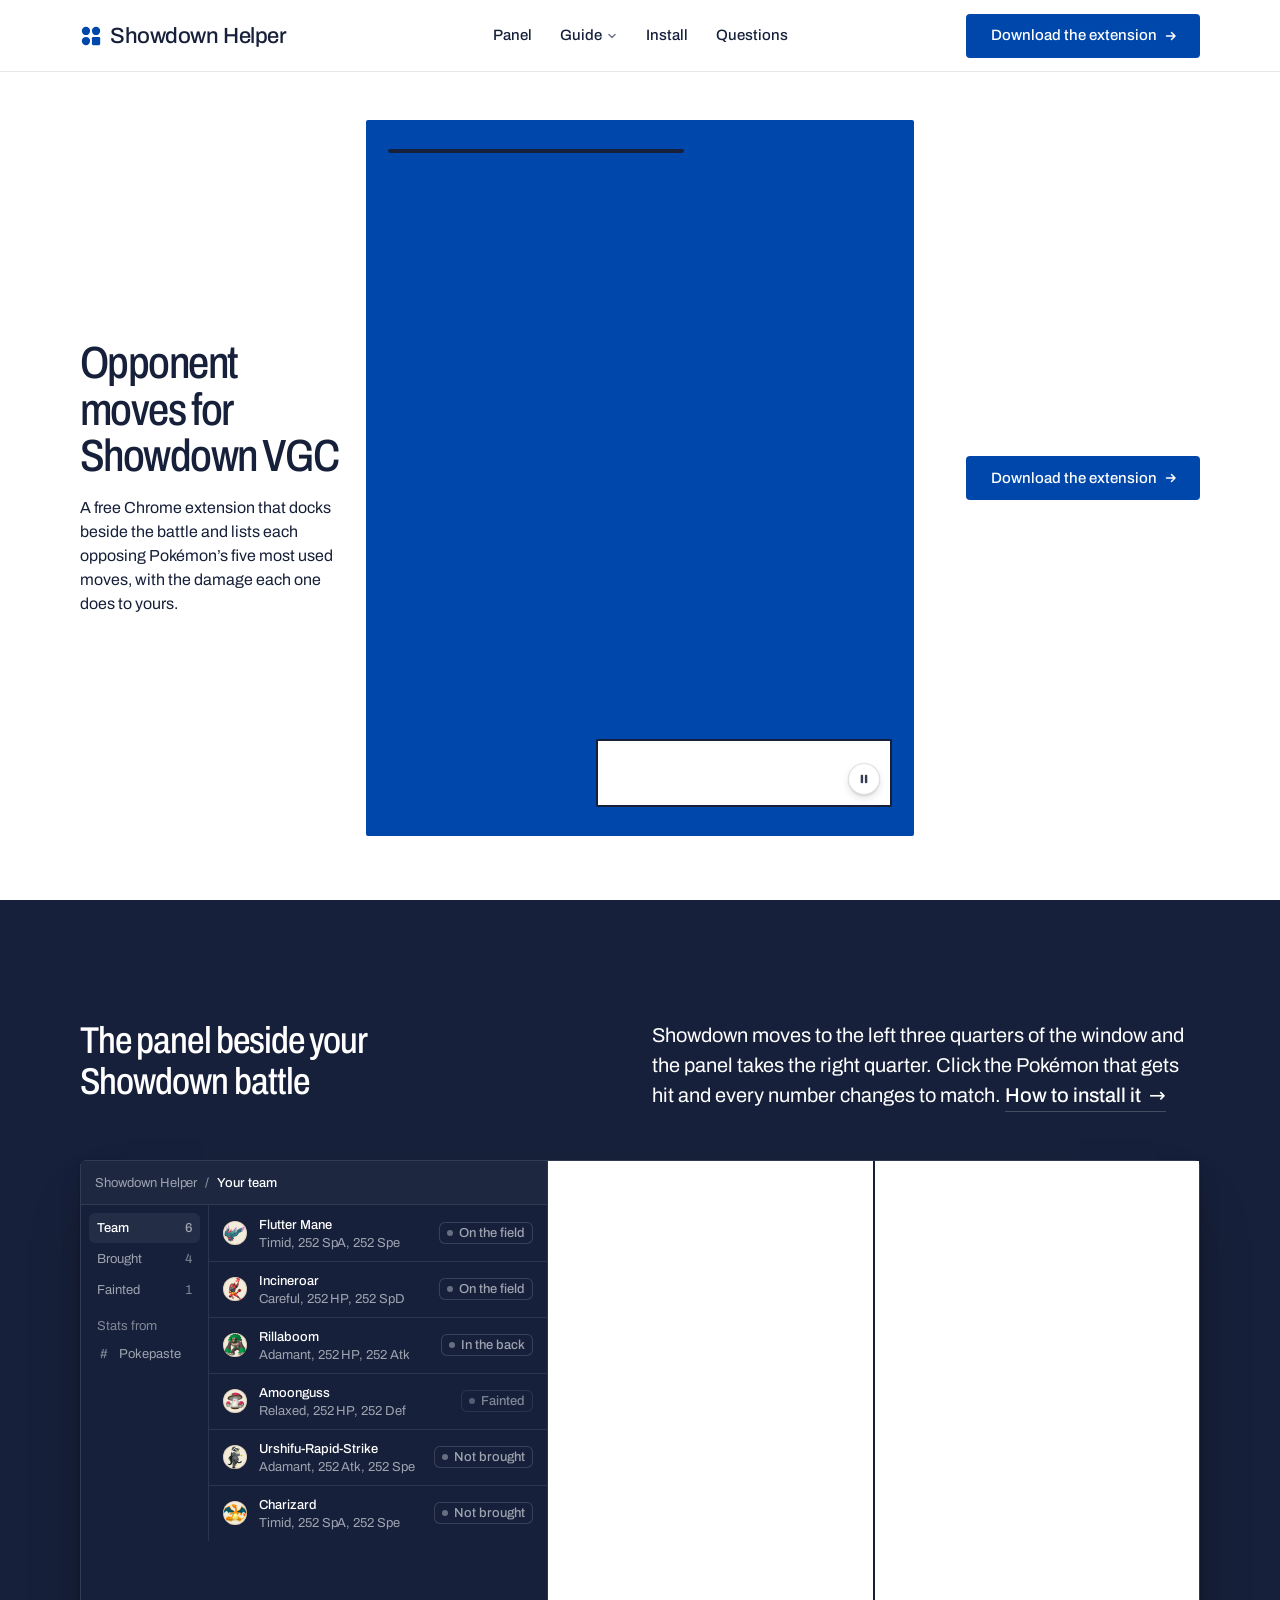
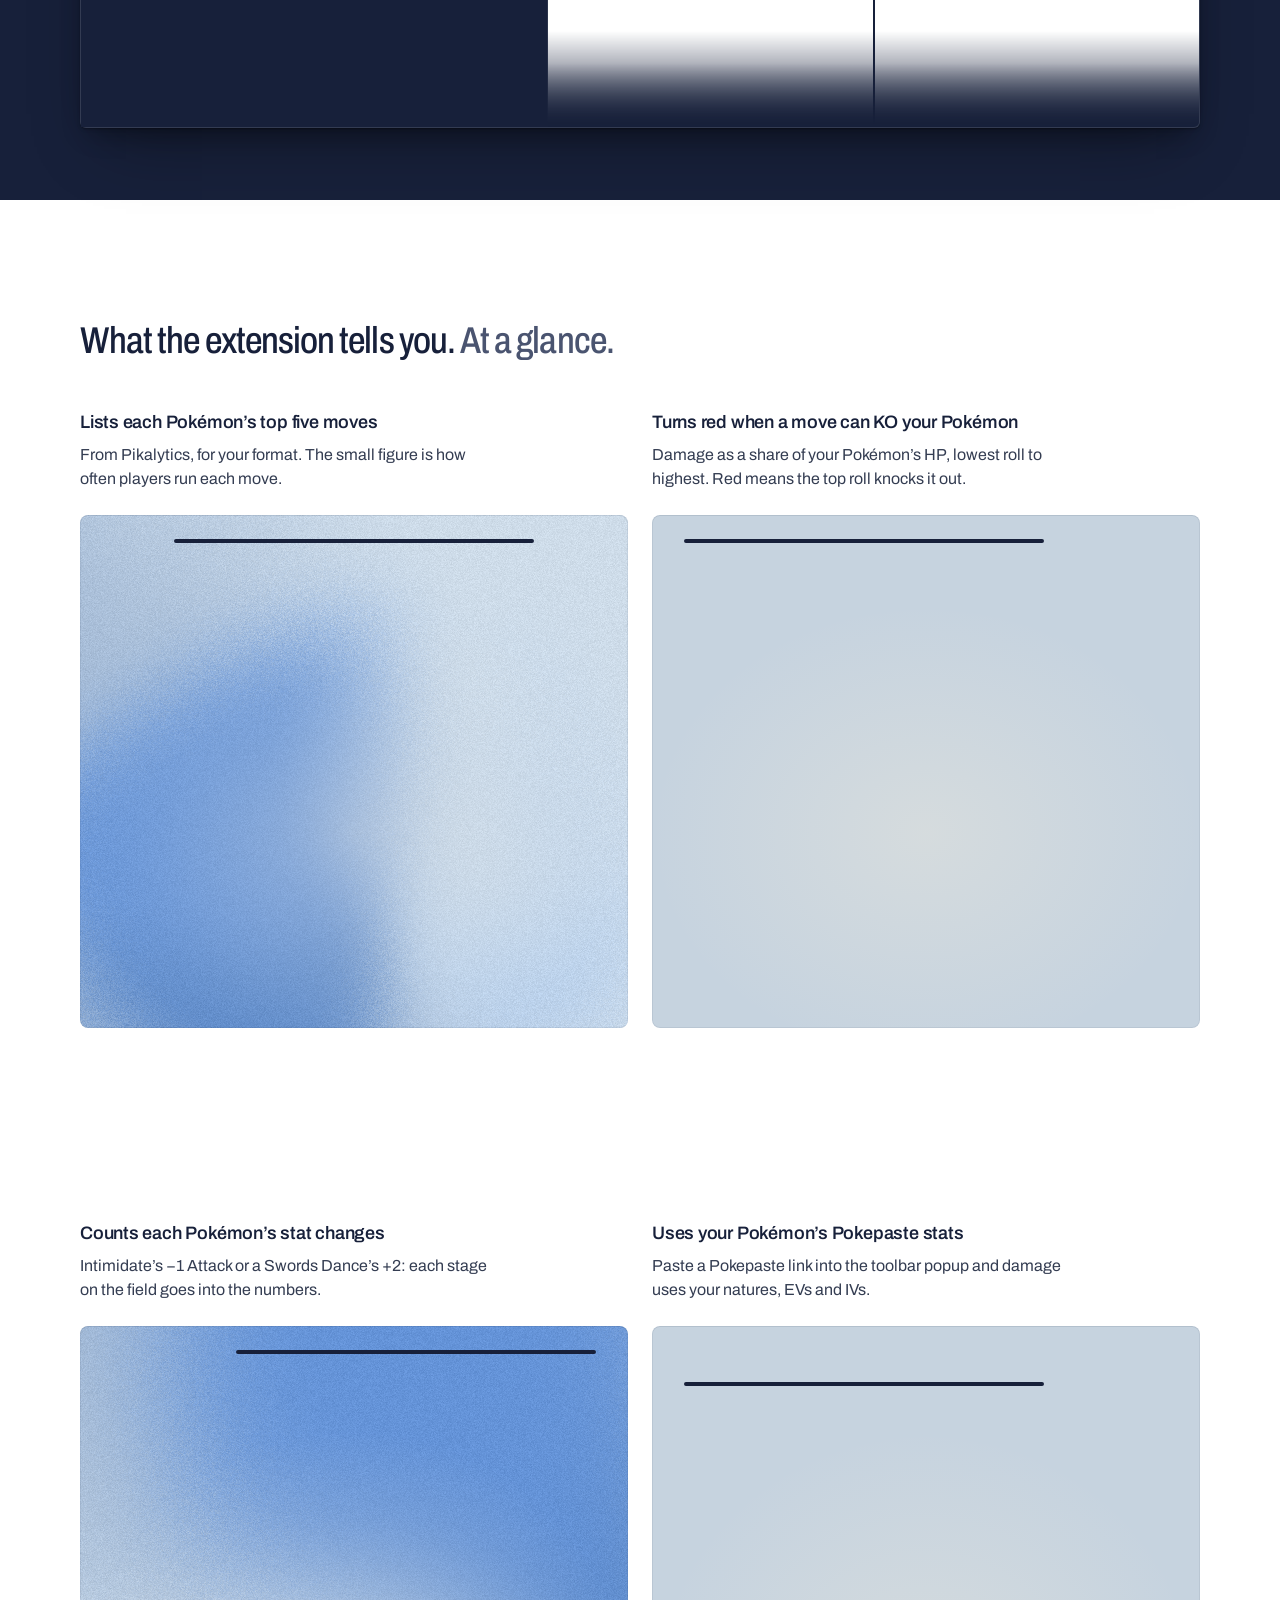
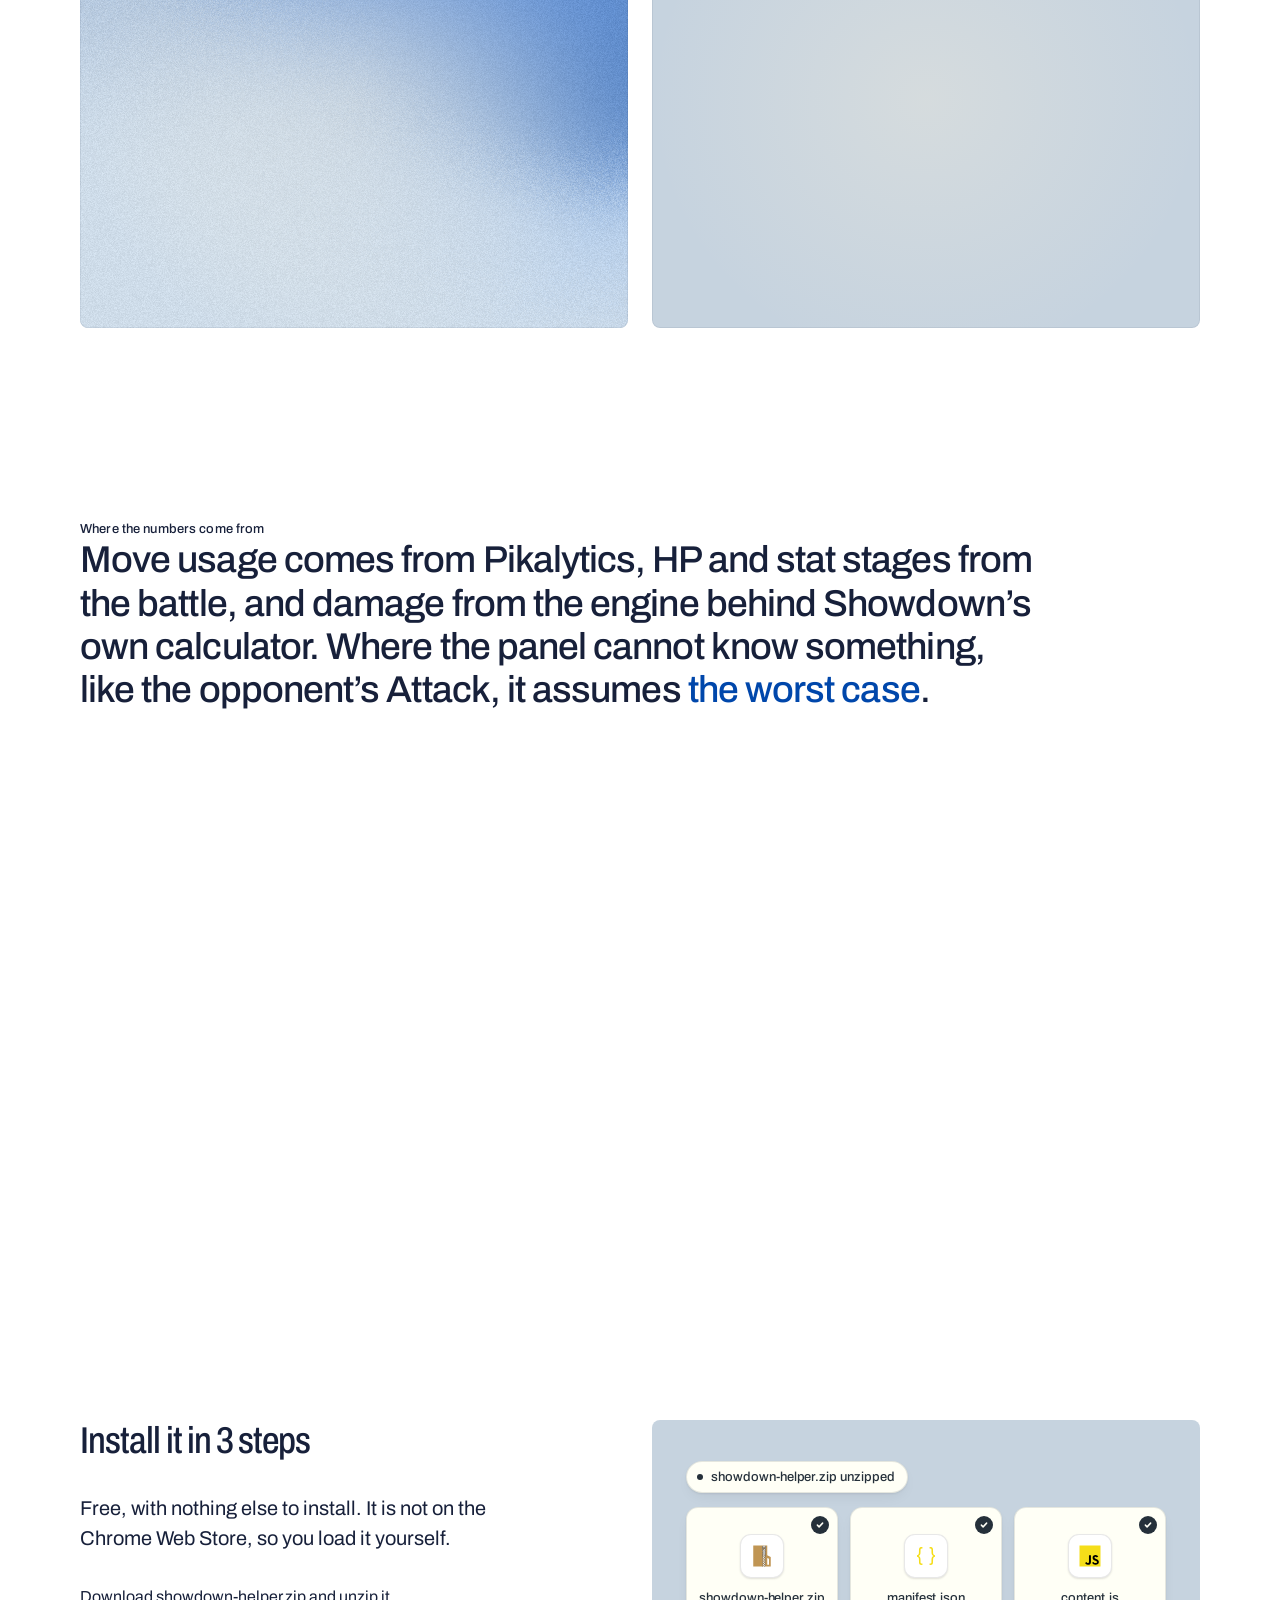
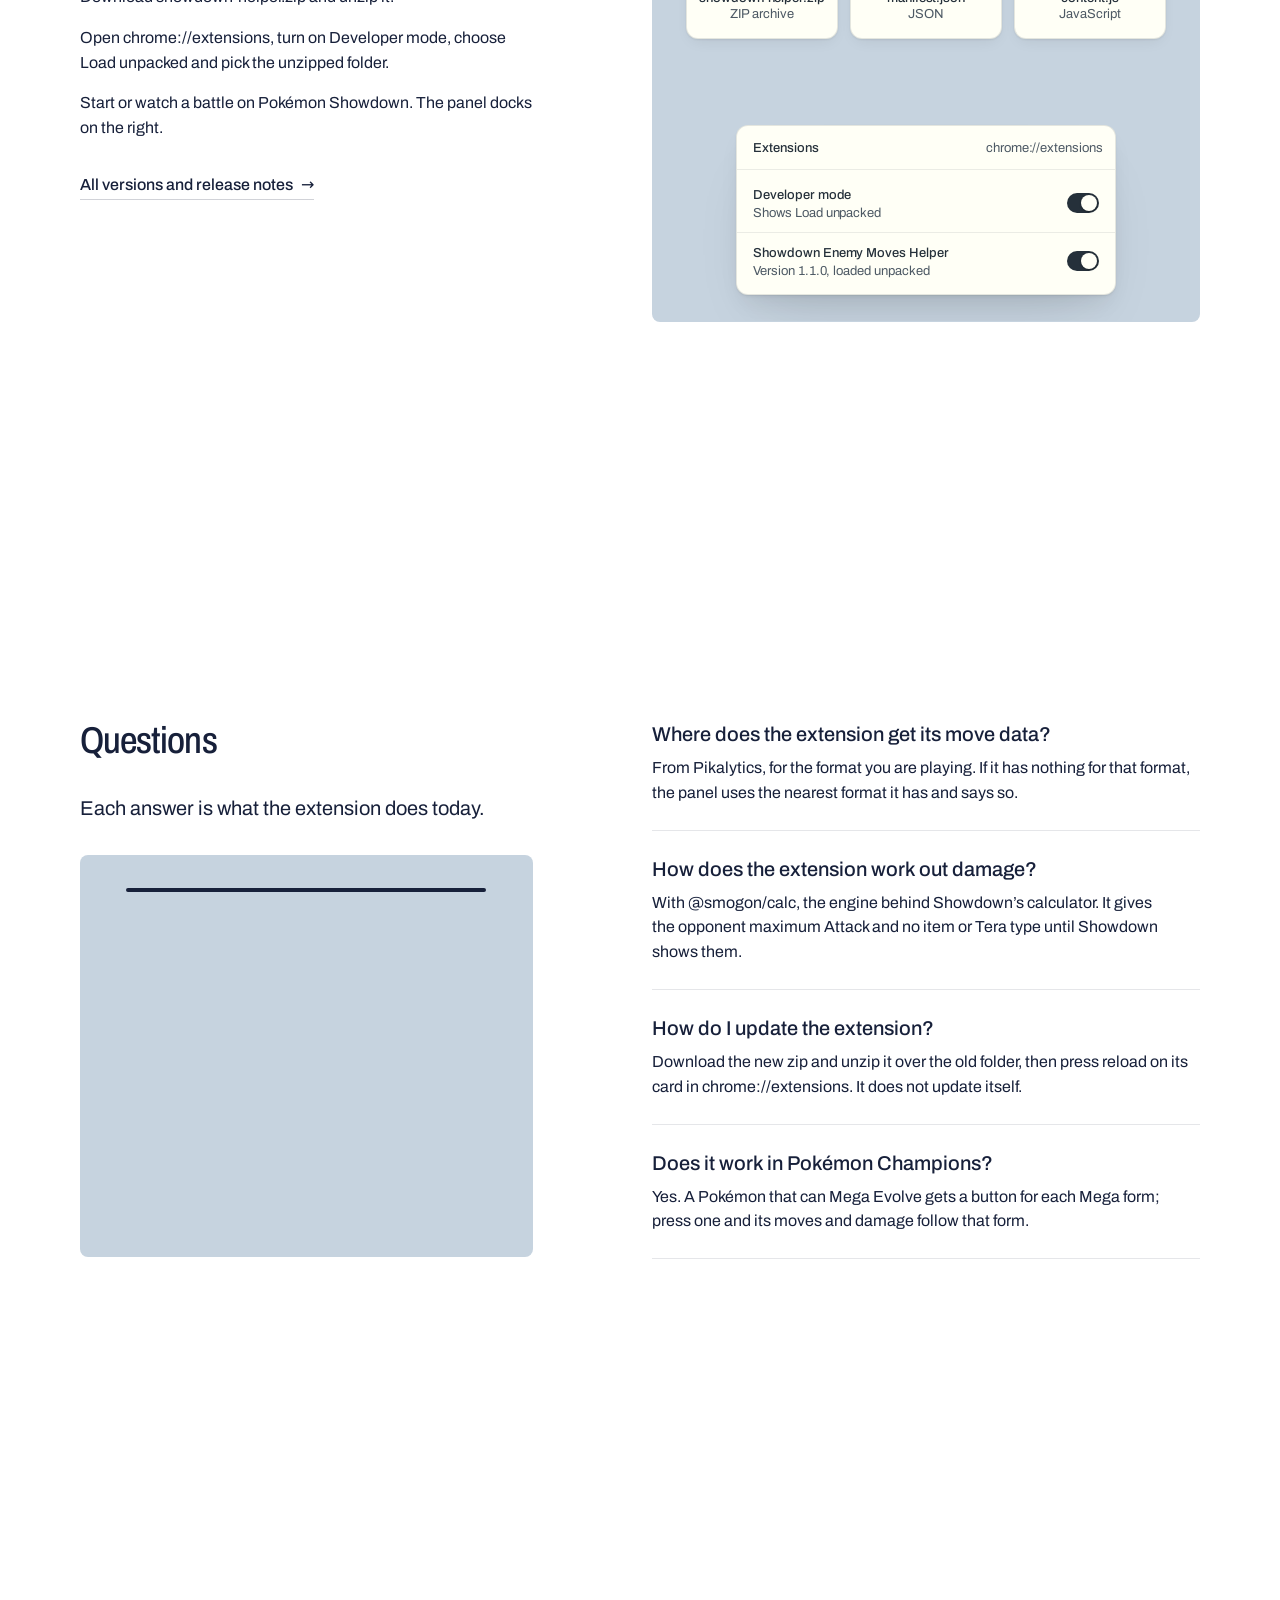
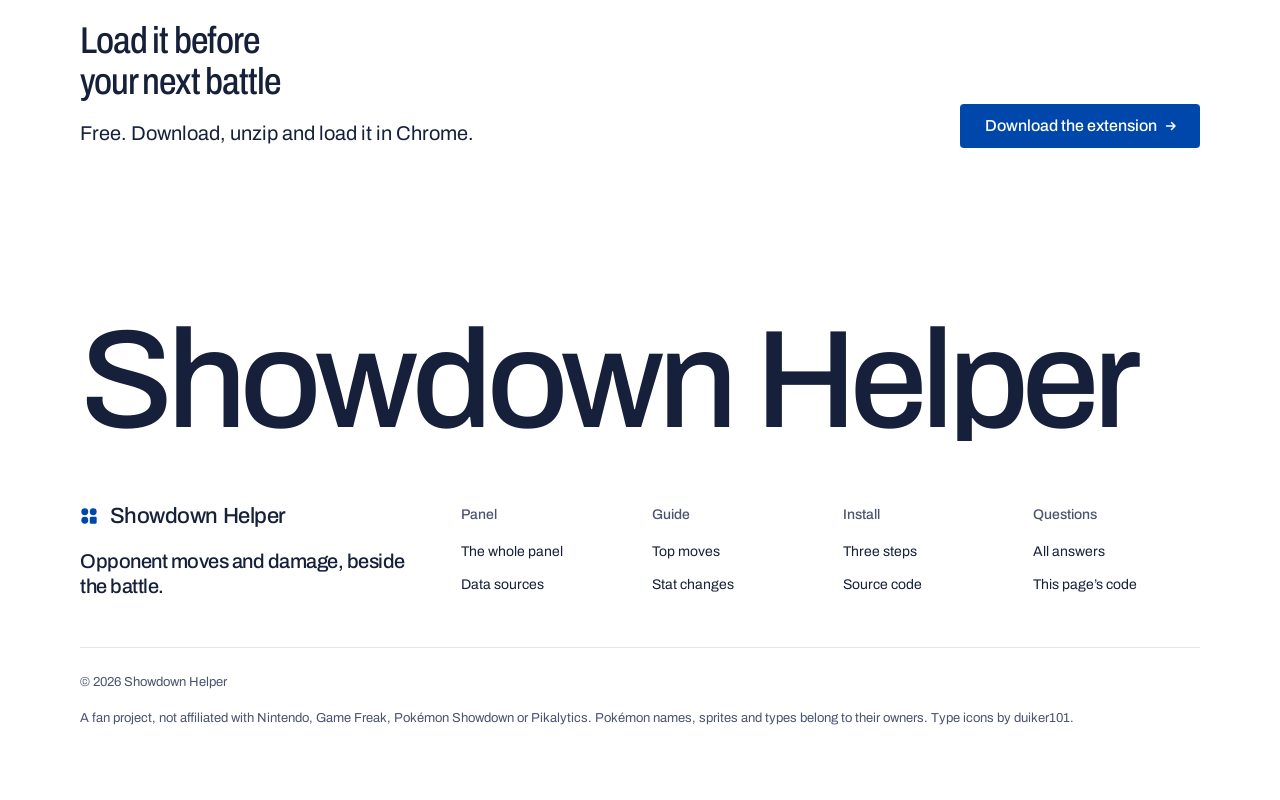
<file: index.src.html>
<!doctype html>
<!-- page.mjs: the source of index.html. Edit here, then run: node tools/page.mjs -->
<html lang="en" data-type="software" data-radius="sharp" data-ground="sky" data-buttons="arrow" data-motion>
<head>
<meta charset="utf-8">
<meta name="viewport" content="width=device-width, initial-scale=1, viewport-fit=cover">
<title>Showdown Helper: opponent moves and damage for Pokémon Showdown VGC</title>
<meta name="description" content="A free Chrome extension for Pokémon Showdown. Beside the battle it lists each opposing Pokémon's five most used moves from Pikalytics and how much of your Pokémon's HP each one takes.">
<meta property="og:type" content="website">
<meta property="og:title" content="Showdown Helper: opponent moves and damage for Pokémon Showdown VGC">
<meta property="og:description" content="Your opponent's five most used moves, with damage to your team, beside the battle.">
<meta property="og:image" content="share.jpg">
<meta name="twitter:card" content="summary_large_image">
<link rel="icon" href="favicon.svg" type="image/svg+xml">
<meta name="theme-color" content="#ffffff">
<!-- <link rel="canonical" href="https://[the page's domain, once there is one]/"> -->
<meta name="site-kind" content="software">
<meta name="page-type" content="software">
<link rel="preload" href="assets/fonts/archivo-latin.woff2" as="font" type="font/woff2" crossorigin>
<link rel="stylesheet" href="assets/system.css">
<link rel="stylesheet" href="assets/ui/cards.css">
<link rel="stylesheet" href="assets/motion/motion.css">
<link rel="stylesheet" href="assets/backgrounds/backgrounds.css">
<link rel="stylesheet" href="assets/layout/layout.css">
<link rel="stylesheet" href="assets/icons/icon.css">
<style>
/* Archivo, the brand's face, served from the page (the same files the extension ships) */
@font-face { font-family: "Archivo"; font-style: normal; font-weight: 100 900; font-stretch: 62% 125%; font-display: swap;
  src: url("assets/fonts/archivo-latin.woff2") format("woff2");
  unicode-range: U+0000-00FF, U+0131, U+0152-0153, U+02BB-02BC, U+02C6, U+02DA, U+02DC, U+0304, U+0308, U+0329, U+2000-206F, U+20AC, U+2122, U+2191, U+2193, U+2212, U+2215, U+FEFF, U+FFFD; }
@font-face { font-family: "Archivo"; font-style: normal; font-weight: 100 900; font-stretch: 62% 125%; font-display: swap;
  src: url("assets/fonts/archivo-latin-ext.woff2") format("woff2");
  unicode-range: U+0100-02BA, U+02BD-02C5, U+02C7-02CC, U+02CE-02D7, U+02DD-02FF, U+0304, U+0308, U+0329, U+1D00-1DBF, U+1E00-1E9F, U+1EF2-1EFF, U+2020, U+20A0-20AB, U+20AD-20C4, U+2113, U+2C60-2C7F, U+A720-A7FF; }
:root { --p-bg:#ffffff; --p-surface:#f3ecdb; --p-ink:#17203a; --p-muted:#4a5470; --p-accent:#0047ab; --p-accent-ink:#ffffff; --p-action:#0047ab; --p-action-ink:#ffffff; --p-inv-bg:#17203a; --p-inv-surface:#242d46; --p-inv-ink:#ffffff; --p-inv-muted:#9ea3b0; --p-inv-accent:#ffffff; --p-inv-accent-ink:#17203a; --p-inv-action:#ffffff; --p-inv-action-ink:#17203a; --font-display:"Archivo", "Segoe UI", system-ui, sans-serif; --font-text:"Archivo", "Segoe UI", system-ui, sans-serif; --font-mono:ui-monospace, "Cascadia Mono", Consolas, monospace; --display-weight:500; --display-tracking:-0.025em; --display-tracking-xl:-0.035em; --display-stretch:80%; --ly-scale:0.9; --t-h2: clamp(28px, 1.2vw + 22px, 40px); }
</style>
<link rel="stylesheet" href="assets/ui/base.css">
<link rel="stylesheet" href="assets/ui/window/fragment.css">
<link rel="stylesheet" href="assets/ui/files/fragment.css">
<link rel="stylesheet" href="assets/ui/toggles/fragment.css">
<!-- the extension's own panel stylesheet, scoped to .smh-sheet by tools/fragments.mjs -->
<link rel="stylesheet" href="assets/panel/panel.css">
<style>
/* page CSS, inside the visuals only */
/* the panel, shown inline: its real markup, pasted by tools/page.mjs */
.smh-sheet.smh-sheet { position: relative; inset: auto; width: 100%; height: auto; min-height: 0; z-index: auto; border-left: 0; }
/* the live panel splits the window's height between its cards; inline each card takes its own height */
.smh-sheet .smh-body, .smh-sheet .smh-card { flex: none; }
.smh-sheet .smh-moves { flex: none; height: 290px; max-height: none; }
/* hero: the panel's pieces on a cobalt field */
.hero--triptych .ly-collage { background: var(--p-accent); border-radius: 2px; }
.ly-collage .ly-piece.is-sheet { background: var(--p-bg); border: 2px solid var(--p-ink); border-radius: 2px; box-shadow: none; overflow: hidden; }
.ly-collage .ly-piece.is-sheet .smh-sheet { border: 0; }
.hero--triptych .hero__cta .btn { height: var(--btn-h); padding-inline: var(--s-5); font-size: 15px; }
.ly-collage .loop-pause:focus-visible { outline-color: var(--p-bg); }
/* the piece that ends at 96% keeps its lower-right corner clear for the pause disc, as the live panel has room under its cards */
.ly-collage .ly-piece.is-sheet[style*="bottom"] .smh-sheet { padding-bottom: 64px; }
/* a phone: one piece a set, the card, whole inside the collage */
@media (max-width: 639px) {
  .ly-collage .ly-piece.is-sheet:not([style*="bottom"]) { display: none; }
  .ly-collage .ly-piece.is-sheet[style*="bottom"] { left: 4% !important; right: 4% !important; width: auto !important; }
  .ly-collage .smh-sheet .smh-moves { height: 200px; }
  .ly-collage .ly-piece.is-sheet[style*="bottom"] .smh-sheet { padding-bottom: 52px; }
}
/* the narrowest phones: the red number alone marks a KO, so the move's name keeps its room */
@media (max-width: 359px) { .ly-collage .smh-kotag { display: none; } }
/* the lit ground behind the UI in the brand's cobalt and sand */
html[data-ground="sky"] { --ground-accent: #0047ab; --ground-surface: #f3ecdb; }
/* the app frame: your team from the paste beside the open panel */
.app.ui { display: grid; grid-template-columns: minmax(0, 5fr) minmax(0, 7fr); margin-top: var(--s-7); background: var(--u-bg); border: 1px solid var(--u-border); border-radius: var(--u-r); box-shadow: var(--u-shadow); }
.app > .app__pane { position: relative; min-width: 0; min-height: 0; overflow: hidden; }
.app > .app__pane + .app__pane { border-left: 1px solid var(--u-line); }
.app > .app__pane > .ui-panel { width: 100%; border: 0; border-radius: 0; box-shadow: none; }
.app > .app__pane::after { content: ""; position: absolute; inset: auto 0 0 0; height: 64px; background: linear-gradient(transparent, var(--u-bg)); pointer-events: none; }
.app > .app__pane--open { -webkit-mask-image: linear-gradient(#000 calc(100% - 96px), transparent); mask-image: linear-gradient(#000 calc(100% - 96px), transparent); }
@media (max-width: 1023px) {
  .app.ui.app.ui { grid-template-rows: minmax(0, 1fr); }
  .app > .app__pane--list { display: none; }
  .app > .app__pane--open { -webkit-mask-image: none; mask-image: none; border-top: 0 !important; }
  .app > .app__pane--open::after { display: none; }
  .app .app__pane--open > .smh-sheet { height: 100%; }
  .app .app__pane--open .smh-card + .smh-card { display: none; }
  .app .app__pane--open .smh-body, .app .app__pane--open .smh-card { flex: 1 1 0; }
  .app .app__pane--open .smh-moves { flex: 1 1 0; height: auto; max-height: 340px; }
}
.app .app__pane--open { display: grid; grid-template-columns: minmax(0, 1fr) minmax(0, 1fr); }
.app .app__pane--open > .smh-sheet + .smh-sheet { border-left: 2px solid var(--color-rule); }
.app .ui-avatar:has(img) { background: var(--p-surface); overflow: hidden; }
.app .ui-avatar img { width: 100%; height: 100%; object-fit: contain; }
@media (min-width: 1024px) and (max-width: 1279px) { .app.ui { grid-template-columns: minmax(0, 4fr) minmax(0, 8fr); } }
@media (max-width: 1023px) {
  .app.ui { grid-template-columns: minmax(0, 1fr); grid-template-rows: auto minmax(0, 1fr); }
  .app > .app__pane--list { max-height: 252px; }
  .app > .app__pane--list::after { display: none; }
  .app .ui-win__side { display: none; }
  .app .ui-win__body { grid-template-columns: minmax(0, 1fr); }
  .app > .app__pane + .app__pane { border-left: 0; border-top: 1px solid var(--u-line); }
}
@media (max-width: 639px) {
  .app.ui { grid-template-rows: minmax(0, 1fr); }
  .app > .app__pane--list { display: none; }
  .app > .app__pane + .app__pane { border-top: 0; }
  .app .app__pane--open { grid-template-columns: minmax(0, 1fr); }
  .app .app__pane--open > .smh-sheet + .smh-sheet { display: none; }
}
/* feature cards: one panel height; the sheet pieces sit on the ground like the kit's fragments */
/* the name across the .wrap, hand-set: "Showdown Helper" is 15 characters */
.close__word { font-size: clamp(28px, calc(11.2vw - 4px), 162px); }
#guide .panel { --p-h: 360px; }
#guide .smh-sheet .smh-moves { height: 250px; }
@media (min-width: 640px) and (max-width: 1023px) {
  #guide .panel { --p-h: max(360px, calc(100svh - 480px)); }
  #guide .stage > div { width: min(360px, calc(100% - 48px)) !important; --ax: 24px !important; }
}
#install .at-phone { display: none; }
@media (max-width: 639px) { #install .at-phone { display: block; } }
/* the split's frame and the questions' frame: 5:4, square on a phone, on the lit ground */
#install .frame { --ratio: 500px; }
@media (min-width: 1024px) and (max-width: 1279px) { #install .frame { --ratio: 580px; } }
#questions .frame { --ratio: 400px; }
#questions .smh-sheet .smh-moves { height: 250px; }
/* a tablet keeps both splits side by side, so each section stays one screen */
@media (min-width: 640px) and (max-width: 1023px) {
  #install .grid > .span-5, #questions .grid > .span-5 { grid-column: 1 / span 6; }
  #install .grid > .frame, #questions .grid > .faq { grid-column: 7 / span 6; }
  /* the file grid needs 300px, more than this frame gives: steps 2 and 3 instead */
  #install .stage:first-child { display: none; }
  #install .stage:nth-child(2) > div { --ay: 40px !important; }
  #install .at-phone { display: block; }
  #install .at-phone > div { --ay: 250px !important; }
  #install .at-phone .smh-moves { height: 100px; grid-template-rows: repeat(2, minmax(0, 1fr)); }
  #install .at-phone .smh-move:nth-child(n+3) { display: none; }
  #questions .stage > div { width: calc(100% - 32px) !important; --ax: 16px !important; }
  #install .frame { --ratio: 640px; }
}
/* a phone: two screens each; the install frame also shows step 2 under the build */
@media (max-width: 639px) {
  #install, #questions, footer.closing { --h: 2; }
  #install .frame { --ratio: 860px; }
  .hero--triptych .hero__cta { margin-bottom: var(--s-8); }
  .ly-collage .smh-sheet .smh-moves { height: 180px !important; }
  /* the app frame on a phone: the panel's header and its first card, filling the pane */
  .app .app__pane--open .smh-target { display: none; }
  #questions .frame { --ratio: 600px; }
}

@media (max-width: 639px) {
  #guide .panel { --p-h: 150px; }
  /* a phone shows each card's top move, whole */
  #guide .smh-sheet .smh-moves { height: 44px; grid-template-rows: minmax(0, 1fr); }
  #guide .smh-sheet .smh-move:nth-child(n+2) { display: none; }
  #guide .stage > div { width: calc(100% - 32px) !important; }
}
.stage .smh-sheet { border: 2px solid var(--color-rule); border-radius: 2px; }

</style>
<script>document.documentElement.classList.add('m-enter');setTimeout(()=>document.documentElement.classList.add('m-enter-done'),700)</script>
<script src="assets/backgrounds/backgrounds.js"></script>
<script>document.documentElement.classList.add('mo-js');setTimeout(()=>document.documentElement.classList.add('mo-safe'),2500)</script>
<link rel="modulepreload" href="assets/moments/moments.js">
<link rel="modulepreload" href="assets/moments/lib.js">
<link rel="modulepreload" href="assets/moments/word-highlight/moment.js">
</head>
<body>
<!-- type: software
     deal: hero triptych, nav-centre, close-word, footer-columns, rhythm dark-band, buttons arrow, mark dots,
     grounds paper (hero), the lit ground sand; effect grain-gradient (the guide cards' still grounds)
     moments: word-highlight (#data, the statement)
     palette: the brand's own (start.mjs brand): white sheet, navy ink, cobalt, sand, as in the extension -->

<header class="nav nav--centre">
  <div class="wrap nav__bar">
    <a class="skip-link" href="#top">Skip to content</a>
    <a class="nav__logo" href="#top"><span class="mark" data-mark="dots" aria-hidden="true"></span>Showdown Helper</a>
    <nav class="nav__links" aria-label="Main">
      <div class="nav__item"><a class="nav__link" href="#panel">Panel</a></div>
      <div class="nav__item">
        <a class="nav__link" href="#guide">Guide <svg class="chev" viewBox="0 0 12 12" aria-hidden="true"><path d="M3 4.5l3 3 3-3" fill="none" stroke="currentColor" stroke-width="1.5" stroke-linecap="round" stroke-linejoin="round"/></svg></a>
        <div class="nav__menu">
          <div class="wrap grid">
            <div class="menu-col span-3">
              <p class="t-label">Reading the panel</p>
              <a href="#top-moves">Top moves<span>Five per opposing Pokémon</span></a>
              <a href="#knockouts">Knockouts<span>Red when a move can KO</span></a>
            </div>
            <div class="menu-col span-3">
              <p class="t-label">Making it exact</p>
              <a href="#stat-changes">Stat changes<span>Every stage counts</span></a>
              <a href="#pokepaste">Your Pokepaste<span>Your natures, EVs and IVs</span></a>
            </div>
          </div>
        </div>
      </div>
      <div class="nav__item"><a class="nav__link" href="#install">Install</a></div>
      <div class="nav__item"><a class="nav__link" href="#questions">Questions</a></div>
    </nav>
    <div class="nav__actions">
      <a class="btn btn--primary" href="https://github.com/lkz404/showdown-helper/releases/latest/download/showdown-helper.zip">Download the extension</a>
    </div>
    <button class="nav__toggle" type="button" aria-expanded="false" aria-label="Menu">
      <svg width="18" height="18" viewBox="0 0 18 18" aria-hidden="true"><path d="M2 5h14M2 13h14" stroke="currentColor" stroke-width="1.6" stroke-linecap="round"/></svg>
    </button>
  </div>
</header>

<main id="top">
  <section class="hero hero--triptych" data-enter aria-labelledby="hero-h">
    <div class="wrap"><div class="hero-text grid hero__grid">
      <div class="span-3">
        <h1 id="hero-h">Opponent moves for Showdown VGC</h1>
        <p class="hero__lead">A free Chrome extension that docks beside the battle and lists each opposing Pokémon’s five most used moves, with the damage each one does to yours.</p>
      </div>
      <div class="ly-collage span-6 start-4" role="img" aria-label="Three views of the Showdown Helper panel: Urshifu’s five most used moves against Flutter Mane, with Surging Strikes in red at 133 to 158 percent; the same card after Intimidate, marked Atk −1; and Charizard’s card in Pokémon Champions with its two Mega forms">
        <div class="ly-collage__set is-on">
          <div class="ly-piece is-sheet" style="left: 4%; top: 4%; width: 54%"><div class="ui smh-sheet" data-theme="smh-sheet" inert><!-- panel:main:top --></div></div>
          <div class="ly-piece is-sheet" style="right: 4%; bottom: 4%; width: 54%"><div class="ui smh-sheet" data-theme="smh-sheet" inert><!-- panel:main:card0 --></div></div>
        </div>
        <div class="ly-collage__set" aria-hidden="true">
          <div class="ly-piece is-sheet" style="left: 4%; top: 4%; width: 54%"><div class="ui smh-sheet" data-theme="smh-sheet" inert><!-- panel:boosts:card0 --></div></div>
          <div class="ly-piece is-sheet" style="right: 4%; bottom: 4%; width: 46%"><div class="ui smh-sheet" data-theme="smh-sheet" inert><!-- panel:boosts:card1 --></div></div>
        </div>
        <div class="ly-collage__set" aria-hidden="true">
          <div class="ly-piece is-sheet" style="left: 4%; top: 4%; width: 50%"><div class="ui smh-sheet" data-theme="smh-sheet" inert><!-- panel:paste:target --></div></div>
          <div class="ly-piece is-sheet" style="right: 4%; bottom: 4%; width: 54%"><div class="ui smh-sheet" data-theme="smh-sheet" inert><!-- panel:mega:card0 --></div></div>
        </div>
      </div>
      <div class="span-3 start-10 hero__cta"><a class="btn btn--primary" href="https://github.com/lkz404/showdown-helper/releases/latest/download/showdown-helper.zip">Download the extension</a></div>
    </div></div>
  </section>

  <section class="section ground-inverse" id="panel" aria-labelledby="panel-h">
    <div class="wrap">
      <div class="grid">
        <h2 class="span-5" id="panel-h">The panel beside your Showdown battle</h2>
        <p class="span-6 start-7 t-lead">Showdown moves to the left three quarters of the window and the panel takes the right quarter. Click the Pokémon that gets hit and every number changes to match. <a class="link" href="#install">How to install it</a></p>
      </div>
      <div class="ui app fill" role="img" aria-label="Your team from a Pokepaste beside two views of the panel against Urshifu and Incineroar: with Flutter Mane as the target, Surging Strikes is red at 133 to 158 percent; with Rillaboom at 30 percent HP, Flare Blitz is red at 108 to 129 percent" data-ui-pause-host>
        <div class="app__pane app__pane--list">
          <div class="ui ui-panel ui-win" data-ui="window" data-open="Open" data-work="Working" data-done="Done" inert>
            <div class="ui-win__bar">
              <span class="ui-win__crumb">Showdown Helper <i>/</i> <b>Your team</b></span>
              <span class="ui-spacer"></span>
            </div>
            <div class="ui-win__body">
              <nav class="ui-win__side" aria-hidden="true">
                <span class="ui-win__nav is-on">Team<em>6</em></span>
                <span class="ui-win__nav">Brought<em>4</em></span>
                <span class="ui-win__nav">Fainted<em>1</em></span>
                <span class="ui-win__label">Stats from</span>
                <span class="ui-win__nav"><span class="ui-win__hash">#</span>Pokepaste</span>
              </nav>
              <div class="ui-win__main">
                <div class="ui-win__cols" aria-hidden="true"><span>Pokémon</span><span>Spread</span><span>In battle</span><span>HP</span></div>
                <ul class="ui-win__rows">
                  <li class="ui-win__row" data-row><span class="ui-avatar"><img src="assets/panel/sprites/fluttermane.png" width="32" height="32" loading="lazy" alt=""></span><span class="ui-win__who">Flutter Mane</span><span class="ui-win__sub">Timid, 252 SpA, 252 Spe</span><span class="ui-win__st" data-st>On the field</span><span class="ui-win__age">100%</span></li>
                  <li class="ui-win__row" data-row><span class="ui-avatar"><img src="assets/panel/sprites/incineroar.png" width="32" height="32" loading="lazy" alt=""></span><span class="ui-win__who">Incineroar</span><span class="ui-win__sub">Careful, 252 HP, 252 SpD</span><span class="ui-win__st" data-st>On the field</span><span class="ui-win__age">100%</span></li>
                  <li class="ui-win__row" data-row><span class="ui-avatar"><img src="assets/panel/sprites/rillaboom.png" width="32" height="32" loading="lazy" alt=""></span><span class="ui-win__who">Rillaboom</span><span class="ui-win__sub">Adamant, 252 HP, 252 Atk</span><span class="ui-win__st" data-st>In the back</span><span class="ui-win__age">30%</span></li>
                  <li class="ui-win__row" data-row><span class="ui-avatar"><img src="assets/panel/sprites/amoonguss.png" width="32" height="32" loading="lazy" alt=""></span><span class="ui-win__who">Amoonguss</span><span class="ui-win__sub">Relaxed, 252 HP, 252 Def</span><span class="ui-win__st is-done" data-st>Fainted</span><span class="ui-win__age">0%</span></li>
                  <li class="ui-win__row" data-row><span class="ui-avatar"><img src="assets/panel/sprites/urshifu-rapidstrike.png" width="32" height="32" loading="lazy" alt=""></span><span class="ui-win__who">Urshifu-Rapid-Strike</span><span class="ui-win__sub">Adamant, 252 Atk, 252 Spe</span><span class="ui-win__st" data-st>Not brought</span><span class="ui-win__age">100%</span></li>
                  <li class="ui-win__row" data-row><span class="ui-avatar"><img src="assets/panel/sprites/charizard.png" width="32" height="32" loading="lazy" alt=""></span><span class="ui-win__who">Charizard</span><span class="ui-win__sub">Timid, 252 SpA, 252 Spe</span><span class="ui-win__st" data-st>Not brought</span><span class="ui-win__age">100%</span></li>
                </ul>
              </div>
            </div>
          </div>
        </div>
        <div class="app__pane app__pane--open">
          <div class="ui smh-sheet" data-theme="smh-sheet" inert><!-- panel:main:all --></div>
          <div class="ui smh-sheet" data-theme="smh-sheet" inert><!-- panel:rilla:all --></div>
        </div>
      </div>
    </div>
  </section>

  <section class="section g2" id="guide" aria-labelledby="guide-h">
    <div class="wrap">
      <div class="group">
        <div class="section-head">
          <h2 id="guide-h">What the extension tells you. <span class="muted">At a glance.</span></h2>
        </div>
        <div class="grid">
          <article class="card card--row card--open span-6 m-nolift" id="top-moves">
            <h3>Lists each Pokémon’s top five moves</h3>
            <p>From Pikalytics, for your format. The small figure is how often players run each move.</p>
            <div class="panel" data-fx="grain-gradient" data-fx-seed="21" data-fx-params='{"drift":0}'>
              <div class="stage"><div class="at-rise fit" style="--fit-max:360px;--ax:max(24px, 50% - 180px);--ay:24px;--ay-sm:16px">
                <div class="ui smh-sheet" data-theme="smh-sheet" inert><!-- panel:main:card1 --></div>
              </div></div>
            </div>
          </article>
          <article class="card card--row card--open span-6 m-nolift" id="knockouts">
            <h3>Turns red when a move can KO your Pokémon</h3>
            <p>Damage as a share of your Pokémon’s HP, lowest roll to highest. Red means the top roll knocks it out.</p>
            <div class="panel" data-fx="grain-gradient" data-fx-seed="47" data-fx-params='{"drift":0}'>
              <div class="stage"><div class="at-corner" style="--ax:32px;--ay:24px;width:360px">
                <div class="ui smh-sheet" data-theme="smh-sheet" inert><!-- panel:main:card0 --></div>
              </div></div>
            </div>
          </article>
        </div>
      </div>
      <div class="grid">
        <article class="card card--row card--open span-6 m-nolift" id="stat-changes">
          <h3>Counts each Pokémon’s stat changes</h3>
          <p>Intimidate’s −1 Attack or a Swords Dance’s +2: each stage on the field goes into the numbers.</p>
          <div class="panel" data-fx="grain-gradient" data-fx-seed="63" data-fx-params='{"drift":0}'>
            <div class="stage"><div class="at-right" style="--ax:32px;--ay:24px;width:360px">
              <div class="ui smh-sheet" data-theme="smh-sheet" inert><!-- panel:boosts:card0 --></div>
            </div></div>
          </div>
        </article>
        <article class="card card--row card--open span-6 m-nolift" id="pokepaste">
          <h3>Uses your Pokémon’s Pokepaste stats</h3>
          <p>Paste a Pokepaste link into the toolbar popup and damage uses your natures, EVs and IVs.</p>
          <div class="panel" data-fx="grain-gradient" data-fx-seed="88" data-fx-params='{"drift":0}'>
            <div class="stage"><div class="at-corner" style="--ax:32px;--ay:56px;width:360px">
              <div class="ui smh-sheet" data-theme="smh-sheet" inert><!-- panel:paste:top --></div>
            </div></div>
          </div>
        </article>
      </div>
    </div>
  </section>

  <section class="section statement" id="data" data-moment="word-highlight" aria-label="Where the numbers come from">
    <div class="wrap">
      <p class="t-label">Where the numbers come from</p>
      <p class="mo-wh__text">Move usage comes from Pikalytics, HP and stat stages from the battle, and damage from the engine behind Showdown’s own calculator. Where the panel cannot know something, like the opponent’s Attack, it assumes <strong>the worst case</strong>.</p>
    </div>
  </section>

  <section class="section" id="install" aria-labelledby="install-h">
    <div class="wrap">
      <div class="grid">
        <div class="span-5 stack-6">
          <h2 id="install-h">Install it in 3 steps</h2>
          <p class="t-lead">Free, with nothing else to install. It is not on the Chrome Web Store, so you load it yourself.</p>
          <ol class="stack-4">
            <li>Download showdown-helper.zip and unzip it.</li>
            <li>Open chrome://extensions, turn on Developer mode, choose Load unpacked and pick the unzipped folder.</li>
            <li>Start or watch a battle on Pokémon Showdown. The panel docks on the right.</li>
          </ol>
          <p><a class="link" href="https://github.com/lkz404/showdown-helper/releases">All versions and release notes</a></p>
        </div>
        <div class="frame frame--lit frame--split span-6 start-7" data-visual role="img" aria-label="The three install steps: showdown-helper.zip unzipped into its folder, Developer mode on in chrome://extensions with Showdown Helper loaded, and the panel docked in a Showdown battle">
          <div class="stage"><div class="at-rise fit" style="--fit-max:480px;--ax:max(24px, 50% - 240px);--ay:40px;--ay-sm:24px" data-ui-loop>
              <div class="ui ui-files" data-ui="files" data-reading="Unzipping {n} of {total}">
                <div class="ui-files__status"><span class="ui-dot"></span><span data-files-status>showdown-helper.zip unzipped</span></div>
                <ul class="ui-files__grid">
                  <li class="ui-file is-done">
                    <span class="ui-file__icon"><img src="assets/icons/zip.svg" width="28" height="28" loading="lazy" alt=""></span>
                    <span class="ui-file__name">showdown-helper.zip</span>
                    <span class="ui-file__kind">ZIP archive</span>
                    <span class="ui-file__bar"><i></i></span>
                    <span class="ui-file__check"><svg viewBox="0 0 16 16" aria-hidden="true"><path d="m4.5 8.2 2.3 2.3 4.7-5" fill="none" stroke="currentColor" stroke-width="2" stroke-linecap="round" stroke-linejoin="round"/></svg></span>
                  </li>
                  <li class="ui-file is-done">
                    <span class="ui-file__icon"><img src="assets/icons/json.svg" width="28" height="28" loading="lazy" alt=""></span>
                    <span class="ui-file__name">manifest.json</span>
                    <span class="ui-file__kind">JSON</span>
                    <span class="ui-file__bar"><i></i></span>
                    <span class="ui-file__check"><svg viewBox="0 0 16 16" aria-hidden="true"><path d="m4.5 8.2 2.3 2.3 4.7-5" fill="none" stroke="currentColor" stroke-width="2" stroke-linecap="round" stroke-linejoin="round"/></svg></span>
                  </li>
                  <li class="ui-file is-done">
                    <span class="ui-file__icon"><img src="assets/icons/js.svg" width="28" height="28" loading="lazy" alt=""></span>
                    <span class="ui-file__name">content.js</span>
                    <span class="ui-file__kind">JavaScript</span>
                    <span class="ui-file__bar"><i></i></span>
                    <span class="ui-file__check"><svg viewBox="0 0 16 16" aria-hidden="true"><path d="m4.5 8.2 2.3 2.3 4.7-5" fill="none" stroke="currentColor" stroke-width="2" stroke-linecap="round" stroke-linejoin="round"/></svg></span>
                  </li>
                </ul>
              </div>
            </div></div>
          <div class="stage"><div class="at-rise fit" style="--fit-max:380px;--ax:max(24px, 50% - 190px);--ay:calc(100% - 196px);--ay-sm:330px">
              <div class="ui ui-panel ui-toggles" data-ui="toggles" inert>
                <div class="ui-head">
                  <div class="ui-title">Extensions</div>
                  <span class="ui-spacer"></span>
                  <div class="ui-meta">chrome://extensions</div>
                </div>
                <ul class="ui-toggles__list">
                  <li class="ui-tg">
                    <span class="ui-tg__text"><span class="ui-tg__label">Developer mode</span><span class="ui-tg__sub">Shows Load unpacked</span></span>
                    <button class="ui-switch is-on" type="button" role="switch" aria-checked="true" aria-label="Developer mode"><i></i></button>
                  </li>
                  <li class="ui-tg">
                    <span class="ui-tg__text"><span class="ui-tg__label">Showdown Enemy Moves Helper</span><span class="ui-tg__sub">Version 1.1.0, loaded unpacked</span></span>
                    <button class="ui-switch is-on" type="button" role="switch" aria-checked="true" aria-label="Showdown Enemy Moves Helper"><i></i></button>
                  </li>
                </ul>
              </div>
          </div></div>
          <!-- a phone's taller frame also shows step 3: the panel docked in a battle -->
          <div class="stage at-phone"><div class="at-rise fit" style="--fit-max:360px;--ax:max(24px, 50% - 180px);--ay-sm:calc(100% - 236px)">
              <div class="ui smh-sheet" data-theme="smh-sheet" inert><!-- panel:main:top --><!-- panel:main:card0 --></div>
          </div></div>
        </div>
      </div>
    </div>
  </section>

  <section class="section" id="questions" aria-labelledby="questions-h">
    <div class="wrap">
      <div class="grid">
        <div class="span-5 stack-6">
          <h2 id="questions-h">Questions</h2>
          <p class="t-lead">Each answer is what the extension does today.</p>
          <div class="frame frame--lit" data-visual role="img" aria-label="Charizard’s card in Pokémon Champions, with a button for each of its Mega forms">
            <div class="stage"><div class="at-rise fit" style="--fit-max:360px;--ax:max(24px, 50% - 180px);--ay:32px;--ay-sm:24px">
              <div class="ui smh-sheet" data-theme="smh-sheet" inert><!-- panel:mega:card0 --></div>
            </div></div>
          </div>
        </div>
        <div class="faq span-6 start-7">
                    <div class="faq__item"><h3>Where does the extension get its move data?</h3><p>From Pikalytics, for the format you are playing. If it has nothing for that format, the panel uses the nearest format it has and says so.</p></div>
          <div class="faq__item"><h3>How does the extension work out damage?</h3><p>With @smogon/calc, the engine behind Showdown’s calculator. It gives the opponent maximum Attack and no item or Tera type until Showdown shows them.</p></div>
          <div class="faq__item"><h3>How do I update the extension?</h3><p>Download the new zip and unzip it over the old folder, then press reload on its card in chrome://extensions. It does not update itself.</p></div>
          <div class="faq__item"><h3>Does it work in Pokémon Champions?</h3><p>Yes. A Pokémon that can Mega Evolve gets a button for each Mega form; press one and its moves and damage follow that form.</p></div>
        </div>
      </div>
    </div>
  </section>
</main>

<footer class="footer closing" id="contact" aria-labelledby="close-h">
  <div class="wrap">
    <div class="closing__cta close--word">
      <div class="section-head--split">
        <div><h2 id="close-h">Load it before your next battle</h2><p class="t-lead">Free. Download, unzip and load it in Chrome.</p></div>
        <a class="btn btn--primary" href="https://github.com/lkz404/showdown-helper/releases/latest/download/showdown-helper.zip">Download the extension</a>
      </div>
      <p class="close__word" aria-hidden="true">Showdown Helper</p>
    </div>
    <div class="closing__links">
      <div class="grid">
        <div class="span-4 stack-4">
          <a class="nav__logo" href="#top"><span class="mark" data-mark="dots" aria-hidden="true"></span>Showdown Helper</a>
          <p class="footer__lede">Opponent moves and damage, beside the battle.</p>
        </div>
        <div class="span-2 footer__col"><h3>Panel</h3><ul><li><a href="#panel">The whole panel</a></li><li><a href="#data">Data sources</a></li></ul></div>
        <div class="span-2 footer__col"><h3>Guide</h3><ul><li><a href="#top-moves">Top moves</a></li><li><a href="#stat-changes">Stat changes</a></li></ul></div>
        <div class="span-2 footer__col"><h3>Install</h3><ul><li><a href="#install">Three steps</a></li><li><a href="https://github.com/lkz404/showdown-helper">Source code</a></li></ul></div>
        <div class="span-2 footer__col"><h3>Questions</h3><ul><li><a href="#questions">All answers</a></li><li><a href="https://github.com/lkz404/showdown-landing">This page’s code</a></li></ul></div>
      </div>
      <div class="footer__legal">
        <span>&copy; 2026 Showdown Helper</span>
        <div class="socials"></div>
        <span class="credits">A fan project, not affiliated with Nintendo, Game Freak, Pokémon Showdown or Pikalytics. Pokémon names, sprites and types belong to their owners. Type icons by duiker101.</span>
      </div>
    </div>
  </div>
</footer>

<nav class="actionbar" aria-label="Quick actions">
  <a class="btn btn--primary" href="https://github.com/lkz404/showdown-helper/releases/latest/download/showdown-helper.zip">Download the extension</a>
</nav>

<script type="module" src="assets/system.js"></script>
<script type="module" src="assets/motion/motion.js"></script>
<script type="module" src="assets/layout/layout.js"></script>
</body>
</html>
</file>
<file: assets/system.css>
/*
  taste-skill system.css - the one system for the page. Link it first, then assets/ui/cards.css (the
  feature card, its panel and the fragment placements), then set the palette (--p-*), the fonts and
  the radius set on :root in the page (node scripts/start.mjs prints that block).
  Do not add a second grid, spacing scale, type scale, radius scale, button or card style.
*/

/* ---------------------------------------------------------------- tokens */
:root {
  /* palette (hex only; fx.js reads --bg --surface --ink --muted --accent --accent-ink) */
  --p-bg: #ffffff;
  --p-surface: #f4f4f4;
  --p-ink: #111111;
  --p-muted: #6b6b6b;
  --p-accent: #1a4be0;
  --p-accent-ink: #ffffff;
  --p-action: #1a4be0;      /* buttons, links, focus: the accent, or the ink when the accent is too pale */
  --p-action-ink: #ffffff;
  --p-inv-bg: #111111;
  --p-inv-surface: #1c1c1c;
  --p-inv-ink: #f4f4f4;
  --p-inv-muted: #a3a3a3;
  --p-inv-accent: #ffffff;
  --p-inv-accent-ink: #111111;
  --p-inv-action: #ffffff;
  --p-inv-action-ink: #111111;
  /* the lit ground behind UI and in the closing band (references/cards.md), one per page, tech pages only
     (none on kind other, which is flat): <html data-ground="sand|sky|sage|painting">. system.js gives it to every ground
     that holds UI, on light and dark pages alike; --hue on one panel changes only its accent */
  --ground-bg: #d9ccb7; --ground-surface: #e9e0d2; --ground-ink: #2a2622; --ground-muted: #5a534a; --ground-accent: #a8794a;

  /* fonts */
  --font-display: system-ui, -apple-system, "Segoe UI", sans-serif;
  --font-text: system-ui, -apple-system, "Segoe UI", sans-serif;
  --font-mono: ui-monospace, "SFMono-Regular", Menlo, Consolas, monospace;
  --display-weight: 400;    /* headlines 400; 500 on a tech page (software, gaming, hardware) */
  --display-tracking: -0.025em;

  /* the page rhythm (references/layout-v4.md): one section per screen. The header is fixed and
     --nav tall; every section is padded --padt above and --padb (plus the phone action bar, --bar)
     below, and is exactly one or two screens tall (--h: 1 or 2; --hm on a phone). The hero's words
     start --hgap under the header and its content ends --hpadb above the fold. */
  --nav: 72px;
  --padt: 120px;
  --padb: 72px;
  --hgap: 48px;
  --hpadb: 64px;
  --bar: 0px;
  /* grid: one .wrap (alias .container) for the header, every section and the footer, the same
     --gut on both sides: 1280 wide at x 80-1360 at 1440, 342 at x 24-366 at 390 */
  --container: 1280px;
  --gut: 80px;
  --pad: var(--gut);
  --gutter: 24px;

  /* spacing: 4/8 scale */
  --s-1: 4px;  --s-2: 8px;  --s-3: 12px; --s-4: 16px; --s-5: 24px;
  --s-6: 32px; --s-7: 48px; --s-8: 64px; --s-9: 96px; --s-10: 128px;
  --section: 40px;      /* only a .section outside main (the kit's demo pages); every main > section and
                           footer.closing take --padt and --padb */
  --section-band: 56px; /* the same for an older footer outside footer.closing */
  --head-gap: 48px;     /* the one heading-to-content gap, 32 on a phone (layout.css reads it as --ly-head-gap) */
  --card-pad: 16px;     /* card padding (cards.css sets its own for cards with a panel) */
  --card-gap: 16px;     /* gap between cards */

  /* type scale (the only sizes on the page) */
  --t-label: 13px;
  --t-small: 14px;
  --t-body: 16px;
  --t-lead: 18px;
  --t-card: 18px;
  --t-h3: 24px;
  /* straight lines from the phone size at 390 to the desktop size at 1440 (system.md's table) */
  --t-h2: clamp(30px, 1.72vw + 23.3px, 48px);
  --t-h1: clamp(38px, 3.24vw + 25.4px, 72px);
  /* a big number stays a step under the h2 (VI-11): 38 at 1440, 28 at 390, so it never reads as a
     section heading; a stats row and a price set their own, smaller still */
  --t-stat: clamp(28px, .952vw + 24.29px, 38px);

  /* radius: one scale (soft by default; data-radius on <html> switches it) */
  --r-sm: 8px;  --r-md: 12px; --r-lg: 20px; --r-btn: 8px;

  /* controls (fixed here; a page never adds its own) */
  --btn-h: 44px;
  --btn-h-sm: 36px;
  --nav-h: var(--nav);  /* the older name, kept for the kit's files */
  --icon: 16px;         /* small icons: socials, menu chevrons, mono brand marks */

  /* motion: the one UI ease-out (motion.css --m-ease and ui/base.css --u-ease read it; references/motion.md) */
  --ease: cubic-bezier(.2, .8, .2, 1);
  --dur: 180ms;
}
html[data-radius="sharp"] { --r-sm: 4px; --r-md: 6px;  --r-lg: 8px;  --r-btn: 4px; }
html[data-radius="soft"]  { --r-sm: 8px; --r-md: 12px; --r-lg: 20px; --r-btn: 8px; }
html[data-radius="round"] { --r-sm: 10px; --r-md: 16px; --r-lg: 24px; --r-btn: 999px; }
/* the four lit grounds (references/cards.md); sand is the default above. painting goes with
   painterly-landscape (x.ai's daylight sky over olive hills) */
html[data-ground="sky"]      { --ground-bg: #c6d3df; --ground-surface: #d6e0e9; --ground-ink: #25303a; --ground-muted: #4d5964; --ground-accent: #3f6a92; }
html[data-ground="sage"]     { --ground-bg: #cdd6c6; --ground-surface: #dce3d6; --ground-ink: #262d24; --ground-muted: #535b51; --ground-accent: #6c8e63; }
html[data-ground="painting"] { --ground-bg: #79a8d6; --ground-surface: #a6c4e2; --ground-ink: #16212c; --ground-muted: #273949; --ground-accent: #9c9b3c; }
/* cards.css takes its card and panel radii from this scale */
html[data-radius] .card { --c-r: var(--r-lg); }
html[data-radius] .panel { --p-r: var(--r-md); }

/* a phone: the header 56, the sections padded 96 / 48, the hero's words 40 under the header and its
   content ending 24 above the fold, 24 at both sides, 12 between columns */
@media (max-width: 639px) {
  :root { --nav: 56px; --padt: 96px; --padb: 48px; --hgap: 40px; --hpadb: 24px; --gut: 24px; --gutter: 12px; --card-gap: 12px; --head-gap: 32px; }
}
@media (min-width: 640px) {
  :root { --gut: 48px; --section: 48px; --section-band: 72px; --card-pad: 24px; }
}
@media (min-width: 1024px) {
  :root { --gut: 80px; --section: 56px; --section-band: 96px; --card-gap: 24px;
          --t-lead: 20px; --t-card: 20px; --t-h3: 28px; }
  /* a place (and a local service): the 1200 column at x 120-1320 */
  html[data-type="place"] { --gut: 120px; --container: 1200px; }
}
/* a place (VI-06, ST-96, PH-23): its own smaller type (h1 48/53 and 32/37, h2 32/40 and 24/30, titles
   and the sub-line 20 and 18), the Recipe 3 hero's gap under its photograph (40, 24 on a phone),
   square photographs and cards and 2px buttons, whatever data-radius and data-buttons say */
:root[data-type="place"] {
  --hgap: 40px;
  --t-h1: clamp(32px, 1.524vw + 26.06px, 48px);
  --t-h2: clamp(24px, .762vw + 21px, 32px);
  --t-h3: clamp(20px, .381vw + 18.51px, 24px);
  --r-sm: 2px; --r-md: 0px; --r-lg: 0px; --r-btn: 2px;
}
:root[data-type="place"] :is(h1, .t-h1) { line-height: 1.104; }
:root[data-type="place"] :is(h2, .t-h2) { line-height: 1.25; }
@media (max-width: 639px) {
  :root[data-type="place"] { --hgap: 24px; }
  :root[data-type="place"] :is(h1, .t-h1) { line-height: 1.156; }
}

/* ---------------------------------------------------------------- grounds (at most three) */
:root, .ground-base {
  --bg: var(--p-bg); --surface: var(--p-surface); --ink: var(--p-ink); --muted: var(--p-muted);
  --accent: var(--p-accent); --accent-ink: var(--p-accent-ink); --card: var(--p-surface);
  --action: var(--p-action); --action-ink: var(--p-action-ink);
}
.ground-surface {
  --bg: var(--p-surface); --surface: var(--p-bg); --ink: var(--p-ink); --muted: var(--p-muted);
  --accent: var(--p-accent); --accent-ink: var(--p-accent-ink); --card: var(--p-bg);
  --action: var(--p-action); --action-ink: var(--p-action-ink);
}
.ground-inverse {
  --bg: var(--p-inv-bg); --surface: var(--p-inv-surface); --ink: var(--p-inv-ink); --muted: var(--p-inv-muted);
  --accent: var(--p-inv-accent); --accent-ink: var(--p-inv-accent-ink); --card: var(--p-inv-surface);
  --action: var(--p-inv-action); --action-ink: var(--p-inv-action-ink);
}
:root, .ground-base, .ground-surface, .ground-inverse {
  --line: color-mix(in oklab, var(--ink) 11%, transparent);
  --line-strong: color-mix(in oklab, var(--ink) 20%, transparent);
  /* effects (fx.js) and UI fragments (assets/ui) take the colours of the ground they sit on */
  --fx-bg: var(--bg); --fx-surface: var(--surface); --fx-ink: var(--ink); --fx-muted: var(--muted);
  --fx-accent: var(--accent); --fx-accent-ink: var(--accent-ink);
  --ui-font: var(--font-text); --ui-mono: var(--font-mono); --ui-radius: var(--r-md);
}
.ground-base, .ground-surface, .ground-inverse { background: var(--bg); color: var(--ink); }

/* ---------------------------------------------------------------- base */
*, *::before, *::after { box-sizing: border-box; }
/* an anchor lands on the section's top (the judge's frame): the fixed header covers --nav of its --padt */
html { -webkit-text-size-adjust: 100%; scroll-padding-top: 0; scroll-behavior: auto; margin: 0; }
body {
  margin: 0; background: var(--bg); color: var(--ink);
  font: 400 var(--t-body)/1.55 var(--font-text);
  -webkit-font-smoothing: antialiased; text-rendering: optimizeLegibility; overflow-x: clip;
}
img, svg, video, canvas { display: block; max-width: 100%; }
/* hidden means hidden, also on an img the line above makes a block (a menu tab's photograph, a peek photograph) */
[hidden] { display: none !important; }
img, video { height: auto; }
a { color: inherit; text-decoration: none; }
button { font: inherit; color: inherit; }
h1, h2, h3, h4, p, ul, ol, figure, blockquote { margin: 0; }
ul, ol { padding: 0; list-style: none; }
h1, h2, h3, h4 {
  font-family: var(--font-display); font-weight: var(--display-weight);
  letter-spacing: var(--display-tracking); text-wrap: balance; overflow-wrap: break-word;
  /* a long word (a German compound at 390) breaks at a syllable with a hyphen, in the language of <html lang>;
     only words of 10 letters or more, 4 at least on each side, so a short English heading never breaks */
  hyphens: auto; -webkit-hyphens: auto; hyphenate-limit-chars: 10 4 4;
}
h1, .t-h1 { font-size: var(--t-h1); line-height: 1.04; }
h2, .t-h2 { font-size: var(--t-h2); line-height: 1.1; }
h3, .t-h3 { font-size: var(--t-h3); line-height: 1.2; }
h4, .t-card { font-family: var(--font-text); font-weight: 500; font-size: var(--t-card); line-height: 1.3; letter-spacing: -0.01em; }
p { text-wrap: pretty; }
.t-lead  { font-size: var(--t-lead); line-height: 1.5; }
.t-body  { font-size: var(--t-body); line-height: 1.55; }
.t-small { font-size: var(--t-small); line-height: 1.5; }
.t-label { font-size: var(--t-label); font-weight: 500; line-height: 1.4; letter-spacing: 0.01em; }
.t-stat  { font-family: var(--font-display); font-weight: var(--display-weight); font-size: var(--t-stat);
           line-height: 1; letter-spacing: var(--display-tracking); font-variant-numeric: tabular-nums; }
.muted { color: var(--muted); }
.mono  { font-family: var(--font-mono); }
.measure { max-width: 62ch; }
:focus-visible { outline: 2px solid var(--action); outline-offset: 2px; border-radius: 2px; }
::selection { background: color-mix(in oklab, var(--accent) 30%, transparent); }

/* ---------------------------------------------------------------- grid */
.wrap, .container { width: min(100% - 2 * var(--gut), var(--container)); margin-inline: auto; padding-inline: 0; }
.grid { display: grid; grid-template-columns: repeat(12, minmax(0, 1fr)); column-gap: var(--gutter); row-gap: var(--card-gap); }
.grid > * { min-width: 0; grid-column: 1 / -1; }
.section { padding-block: var(--section); }

/* ---------------------------------------------------------------- one section per screen
   The page is a stack of screens. Framed at scrollY = k x the screen height, a shot shows exactly one
   section: the hero alone on the first screen, every other section (and footer.closing, the close and
   the footer in one) exactly one or two screens tall, its h2 first, --padt under its top. Heights
   and padding do it: no pinning, snapping or script.
     <section class="section" id=".." style="--h: 2">     (2 screens; --hm sets a phone's count alone)
       <div class="wrap"> the h2 first, then the content </div>     (the one in-flow child)
     </section>
   A layer (a full-bleed photograph or ground behind the words) is an <img class="layer" aria-hidden="true">
   beside the .wrap. Content must fit: one screen holds 708px of content at 1440x900 (900 - 120 - 72),
   two hold 1,608 (the second screen's part starts --padt under its top with .g2). From 640 to 1279 a
   section keeps at least its screens and grows past them rather than overlap the next. */
main > :is(section, .section), footer.closing {
  position: relative; box-sizing: border-box;
  height: calc(var(--h, 1) * 100vh); height: calc(var(--h, 1) * 100svh);
  padding: var(--padt) 0 calc(var(--padb) + var(--bar));
}
main > :is(section, .section) > :is(.wrap, .container), footer.closing > .wrap { position: relative; z-index: 1; height: 100%; }
main > :is(section, .section) > :is(.wrap, .container):not(.grid) { display: flex; flex-direction: column; }
/* a .wrap that is the section's grid too (class="wrap grid"): its rows start at the top */
main > :is(section, .section) > :is(.wrap, .container).grid { align-content: start; }
/* .fill: the block that takes what the screen leaves under the heading (a photograph, a frame) */
main > :is(section, .section) > .wrap > .fill { flex: 1 1 0; min-height: 0; }
/* two screens as two groups: row 1 the h2 and the first group, row 2 the rest (no second h2), starting
   --padt under the second screen's top, so the second shot looks like any other section */
main > :is(section, .section).g2, footer.closing.g2 { --h: 2; }
main > :is(section, .section).g2 > :is(.wrap, .container), footer.closing.g2 > .wrap { display: grid; grid-template-rows: minmax(0, 1fr) minmax(0, 1fr); row-gap: calc(var(--padt) + var(--padb) + var(--bar)); }
main > :is(section, .section).g2 > :is(.wrap, .container) > *, footer.closing.g2 > .wrap > * { min-height: 0; align-self: start; }
main > :is(section, .section).g2 > :is(.wrap, .container) > :is(.group, .fill) { align-self: stretch; }
/* a group: one screen's part of a .g2 section (its h2 and first rows, or the rest) */
.group { display: flex; flex-direction: column; min-height: 0; }
/* each screen's card row runs down to that screen's foot (the cards stretch, their panels grow), so
   the second screen of a .g2 is never a short row over an empty ground; both rows end on the same line */
@media (min-width: 1024px) {
  main > :is(section, .section).g2 > .wrap > .grid:last-child,
  main > :is(section, .section).g2 > .wrap > .group > .grid:last-child { align-self: stretch; flex: 1 1 auto; min-height: 0; }
}
.group > .fill { flex: 1 1 0; min-height: 0; }
@media (min-width: 640px) and (max-width: 1279px) {
  main > :is(section, .section):not(.hero, .section--hero), footer.closing {
    height: auto; min-height: calc(var(--h, 1) * 100vh); min-height: calc(var(--h, 1) * 100svh);
  }
  /* the section is a column and its .wrap takes all of it, so a .fill (a photograph, a frame) still
     grows to the section's foot (a min-height percentage would not resolve, leaving it at its least) */
  /* :where() keeps it at no weight, so a page's own phone- or tablet-only hiding (section.desk-only { display: none }) wins */
  :where(main > :is(section, .section):not(.hero, .section--hero), footer.closing) { display: flex; flex-direction: column; }
  main > :is(section, .section):not(.hero, .section--hero) > :is(.wrap, .container), footer.closing > .wrap { flex: 1 0 auto; height: auto; min-height: 0; }
}
/* a phone: lvh (the screen with its bars hidden) for every section but the hero; --hm when stacking
   makes the content taller than the desktop count */
@media (max-width: 639px) {
  /* at least its screens, never less: content a screen cannot hold makes the section taller (the rhythm
     check then asks for --hm: 2 or less content); a fixed height would lay its last rows over the next
     section, the fault the phone shots showed most (a list under the closing heading and its button) */
  main > :is(section, .section):not(.hero, .section--hero), footer.closing {
    height: auto; min-height: calc(var(--hm, var(--h, 1)) * 100vh); min-height: calc(var(--hm, var(--h, 1)) * 100lvh);
  }
  /* one grid row at least the screens tall that grows with the .wrap's content: the .wrap is stretched to
     it, so its .fill and its two groups still share a definite height */
  /* (at no weight, as on the tablet: a page's own section.desk-only { display: none } still hides it) */
  :where(main > :is(section, .section):not(.hero, .section--hero):has(> :is(.wrap, .container)), footer.closing) {
    display: grid; grid-template-columns: minmax(0, 1fr); grid-template-rows: 1fr; grid-auto-rows: auto;
  }
  main > :is(section, .section):not(.hero, .section--hero) > :is(.wrap, .container), footer.closing > .wrap { height: auto; }
  main > :is(section, .section).g2m, footer.closing.g2m { --hm: 2; }
  main > :is(section, .section).g2m > :is(.wrap, .container), footer.closing.g2m > .wrap { display: grid; grid-template-rows: minmax(0, 1fr) minmax(0, 1fr); row-gap: calc(var(--padt) + var(--padb) + var(--bar)); }
  /* stacked in one, the two groups keep the open cards' 32px, so the first group's last panel never meets
     the next card's title */
  main > :is(section, .section).g2:not(.g2m) > :is(.wrap, .container) { display: flex; row-gap: var(--s-6); }
  /* what the two screens leave goes around the second group, so it opens below the header, not on the fold */
  main > :is(section, .section).g2:not(.g2m) > :is(.wrap, .container) > :last-child { margin-block: auto; }
  main > :is(section, .section).g2:not(.g2m) > :is(.wrap, .container) > * { align-self: stretch; }
}
/* a layer: the photograph or ground of a whole section, under its words, edge to edge */
main > :is(section, .section) > :is(img, video, canvas, picture).layer,
footer.closing > :is(img, video, canvas, picture).layer {
  position: absolute; inset: 0; z-index: 0; width: 100%; height: 100%; max-width: none; object-fit: cover; object-position: var(--pos, 50% 50%);
}
main > :is(section, .section) > picture.layer > img { width: 100%; height: 100%; object-fit: cover; }

/* the hero: exactly the first screen, the fixed header over its top. Its words start --hgap under the
   header (--photo adds a full-bleed photograph's height above them on a place); its content ends
   --hpadb above the fold, and nothing of the next section shows, at 1440, 1024, 820 and 390.
     <section class="hero hero--<type>"><div class="wrap"><div class="hero-text"> .. </div>[one strip]</div></section>
   .hero-text holds the whole composition (the words, and the picture or window beside or under them);
   one docked strip (logos, three facts) may follow it, at most 96px, desktop only. */
main > :is(.hero, .section--hero) {
  height: 100vh; height: 100svh; min-height: 0;
  padding: calc(var(--nav) + var(--photo, 0px) + var(--hgap)) 0 calc(var(--hpadb) + var(--bar));
}
:is(.hero, .section--hero) > .wrap { height: 100%; display: grid; grid-template-rows: minmax(0, 1fr) auto; row-gap: var(--s-7); }
:is(.hero, .section--hero) > .wrap > .hero-text { min-height: 0; }
/* a phone: the hero is at least the first screen and grows when a short phone (320x640) cannot hold its
   words, buttons and picture, so nothing of it lies over the next section or under the header */
@media (max-width: 639px) {
  main > :is(.hero, .section--hero) { height: auto; min-height: 100vh; min-height: 100svh; }
  main > :is(.hero, .section--hero):has(> :is(.wrap, .container)) { display: grid; grid-template-columns: minmax(0, 1fr); grid-template-rows: 1fr; grid-auto-rows: auto; }
  main > :is(.hero, .section--hero) > :is(.wrap, .container) { height: auto; }
}
:is(.hero, .section--hero) > .wrap > .hero-strip { grid-row: 2; max-height: 96px; }
@media (max-width: 639px) { :is(.hero, .section--hero) > .wrap > .hero-strip { display: none; } }
.section--hero .section-head { max-width: 860px; }
/* the starter's own hero (hero-split): the words on span-5 top-aligned, the picture on span-6 start-7
   as tall as the hero's content box (at most 716 at 1440x900); a phone stacks words, then the picture
   in what is left */
.hero-text.hero-split { height: 100%; align-items: stretch; }
.hero-split > .hero-copy { align-self: start; }
.hero-split > .hero-visual { position: relative; min-height: 0; height: 100%; }
@media (max-width: 1023px) {
  .hero-text.hero-split { display: flex; flex-direction: column; gap: var(--s-6); }
  .hero-split > .hero-visual { flex: 1 1 0; min-height: 200px; height: auto; }
}
.hero-copy > * + * { margin-top: var(--s-5); }
/* the h1 first in the words' column: its capitals start on the picture's top line, not the line box's
   (the leading above the capitals would put the words about 12px under the photograph's top) */
.hero-copy > h1:first-child { text-box: trim-start cap alphabetic; }
.hero-copy > .btn-row { margin-top: var(--s-6); }
/* three short facts at the foot of the words' column, on the picture's bottom line (no dead space
   under the buttons): <dl class="hero-facts"><div><dt>..</dt><dd>..</dd></div> x3</dl> */
@media (min-width: 1024px) {
  .hero-split > .hero-copy { height: 100%; display: flex; flex-direction: column; }
  .hero-split > .hero-copy > .hero-facts { margin-top: auto; }
}
.hero-facts { display: grid; grid-template-columns: repeat(3, minmax(0, 1fr)); gap: var(--s-5) var(--gutter); margin: 0; }
.hero-facts > div { display: grid; gap: var(--s-1); align-content: start; }
.hero-facts dt { font-size: var(--t-small); color: var(--muted); }
.hero-facts dd { margin: 0; font-weight: 500; }
@media (max-width: 1023px) { .hero-facts { display: none; } }
/* a notice line above the h1 (changed hours, a delivery cut-off): one line with a number, static,
   starting on the left line like the h1 under it */
.hero-notice { font-size: var(--t-small); font-weight: 500; color: var(--ink); }
.hero-notice b, .hero-notice strong { font-weight: 500; color: var(--accent); }
.hero-copy > .hero-notice + h1 { margin-top: var(--s-5); }

/* a phone: open tiles from a row of three or four (rooms, goods, beans) go two-up, an odd last one
   across the row, so a row of three fits one 844px screen (stacked one under another they need two) */
@media (max-width: 639px) {
  .grid > .tile:is(.span-3, .span-4) { grid-column: auto / span 6; }
  .grid > .tile:is(.span-3, .span-4):nth-child(odd of .tile):nth-last-child(1 of .tile) { grid-column: 1 / -1; }
  .grid > .tile:is(.span-3, .span-4) .tile__head { flex-wrap: wrap; gap: 0 var(--s-2); }
}
/* a phone: open cards (words on the ground, the panel under them) stacked one under another keep 32px
   between a panel's foot and the next card's title, so a title never reads as the panel's caption */
@media (max-width: 639px) { .grid:has(> .card--open) { row-gap: var(--s-6); } }
/* a phone stacks a two-screen section's four open tiles into its two screens: their panels take 180px (a wide
   crop), so the h2 and the first two tiles of two lines each end on the first screen and the four inside both,
   not a third of a screen past. A page that sets its group's own --p-h (#features .panel) sets its phone value
   too, as the starter does */
@media (max-width: 639px) { main > :is(section, .section).g2 .card--open > .panel { --p-h: 180px; } }
/* spans: desktop >= 1024. Tablet 640-1023: text cards on span-3 and span-6 go two-up; cards with a
   panel (a visual needs the width; the one exception is a span-6 pair, below)
   and everything else (split text and visuals, span-4 cards, span-5/7/8 blocks) take the full row, so a split stacks and no row is left half empty. Phone < 640: one column. */
@media (min-width: 640px) and (max-width: 1023px) {
  .grid > .card.span-3:not(:has(> .panel)), .grid > .card.span-6:not(:has(> .panel)) { grid-column: auto / span 6; }
  /* the one exception with a panel: a 2x2 (or a pair) of span-6 cards stays two-up from 720px (a panel
     of about 310px and more, wide enough for a kit fragment), so four cards take one or two screens
     at 768-820 instead of a card per row (four stacked panels run past two screens). Split cards and
     every other span keep the full row. Under 720 a card per row. */
  @media (min-width: 720px) {
    .grid > .card.span-6:has(> .panel):not(.card--split) { grid-column: auto / span 6; }
    .grid > .card.span-6:has(> .panel):not(.card--split):nth-child(odd of .card.span-6):nth-last-child(1 of .card.span-6) { grid-column: 1 / -1; }
  }
  /* open tiles (rooms, models, people, a photo pair) go two-up; an odd last one takes the row */
  .grid > .tile:is(.span-3, .span-4, .span-6) { grid-column: auto / span 6; }
  .grid > .tile:is(.span-3, .span-4, .span-6):nth-child(odd of .tile):nth-last-child(1 of .tile) { grid-column: 1 / -1; }
}
@media (min-width: 1024px) {
  .span-2  { grid-column: auto / span 2; }
  .span-3  { grid-column: auto / span 3; }
  .span-4  { grid-column: auto / span 4; }
  .span-5  { grid-column: auto / span 5; }
  .span-6  { grid-column: auto / span 6; }
  .span-7  { grid-column: auto / span 7; }
  .span-8  { grid-column: auto / span 8; }
  .span-9  { grid-column: auto / span 9; }
  .span-10 { grid-column: auto / span 10; }
  .span-12 { grid-column: auto / span 12; }
  .start-1 { grid-column-start: 1; } .start-2 { grid-column-start: 2; } .start-3 { grid-column-start: 3; }
  .start-5 { grid-column-start: 5; } .start-6 { grid-column-start: 6; } .start-7 { grid-column-start: 7; }
  .start-4 { grid-column-start: 4; } .start-8 { grid-column-start: 8; } .start-9 { grid-column-start: 9; }
  .start-10 { grid-column-start: 10; }
  /* a split is top-aligned: the words' first line and the picture's top on one line (never centred
     against each other, never mirrored: text left, the visual right, on every split of the page) */
  .grid--middle, .grid--top { align-items: start; }
}
/* card rows: every card in a row the same height (a plain .grid stretches them) */
.grid:is(.grid--middle, .grid--top) > .card { align-self: stretch; }
/* 1024-1279: a span-4 card's panel would be about 220px wide, too narrow for real UI. Cards with a
   panel on span-4 go two-up, a span-8 one takes the row, and an odd last one takes the row too
   (steps, proof row: two, then one wide; bento: the wide card, then the four small ones two by two) */
@media (min-width: 1024px) and (max-width: 1279px) {
  .grid > .card.span-4:has(> .panel) { grid-column: auto / span 6; }
  .grid > .card.span-8:has(> .panel),
  .grid > .card.span-4:has(> .panel):nth-child(odd of .card.span-4):nth-last-child(1 of .card.span-4) { grid-column: 1 / -1; }
}

/* ---------------------------------------------------------------- section heading */
.section-head { max-width: 760px; margin-bottom: var(--head-gap); display: grid; gap: var(--s-4); }
/* every heading starts on the left line (a centred head among left ones reads as a mistake): the
   old centred head is left-aligned too */
.section-head--center { text-align: left; justify-items: start; }
/* a head row: the h2 (and its line) left, one link or the section's button at the right line */
.section-head--split { max-width: none; display: flex; align-items: end; justify-content: space-between; gap: var(--s-5); flex-wrap: wrap; }
.section-head--split > div { display: grid; gap: var(--s-4); max-width: 760px; }
.section-head p { color: var(--ink); font-size: var(--t-lead); line-height: 1.5; max-width: 60ch; }
.section-head--row { max-width: none; display: flex; align-items: end; justify-content: space-between; gap: var(--s-5); flex-wrap: wrap; }
.section-head--row > div { display: grid; gap: var(--s-4); max-width: 760px; }
/* the hero row (hero-product, hero-cycle): the h1 and its line left, the buttons right, across 1280 */
.section--hero .section-head--row { max-width: none; }

/* ---------------------------------------------------------------- buttons (one pair, a dealt look)
   One pair a page, .btn--primary and .btn--secondary, in the look dealt with the page (sections.md)
   and set once on <html data-buttons>; the markup never changes:
     solid  filled primary, outlined secondary, the radius scale (Figma; the default)
     pill   pills, a chevron after the primary's label, a tinted secondary (x.ai)
     tonal  the radius scale, a tinted secondary with no outline (Linear, Vercel)
     arrow  an arrow after the primary's label; the secondary is a text link with an arrow (Stripe)
     block  near-square corners, 48px tall; the secondary is an underlined text link (shops, hotels) */
.btn {
  display: inline-flex; align-items: center; justify-content: center; gap: var(--s-2);
  height: var(--btn-h); padding: 0 var(--s-5); border-radius: var(--r-btn); border: 1px solid transparent;
  font: 500 var(--t-body)/1 var(--font-text); letter-spacing: 0; white-space: nowrap; cursor: pointer;
  transition: background-color var(--dur) var(--ease), color var(--dur) var(--ease), border-color var(--dur) var(--ease), text-decoration-color var(--dur) var(--ease);
}
.btn--primary { background: var(--action); color: var(--action-ink); }
.btn--primary:hover { background: color-mix(in oklab, var(--action) 86%, var(--ink)); }
/* an inverted primary (the action is the ground's ink: a brand band, a lit ground): its hover steps toward the ground, as the filled one steps toward the ink */
.ground-brand .btn--primary:hover { background: color-mix(in oklab, var(--action) 88%, var(--bg)); }
/* the ground's own colour with a clear border: never grey on grey, readable on an effect too */
.btn--secondary { background: var(--bg); color: var(--ink); border-color: var(--line-strong); }
.btn--secondary:hover { background: color-mix(in oklab, var(--bg) 94%, var(--ink)); border-color: color-mix(in oklab, var(--ink) 35%, transparent); }
.btn--sm { height: var(--btn-h-sm); padding: 0 var(--s-4); font-size: var(--t-small); }
html[data-buttons="pill"] { --r-btn: 999px; }
html[data-buttons="block"] { --r-btn: 2px; --btn-h: 48px; }
html:is([data-buttons="pill"], [data-buttons="tonal"]) .btn--secondary { background: color-mix(in oklab, var(--ink) 8%, var(--bg)); border-color: transparent; }
html:is([data-buttons="pill"], [data-buttons="tonal"]) .btn--secondary:hover { background: color-mix(in oklab, var(--ink) 14%, var(--bg)); border-color: transparent; }
/* arrow and block: the secondary is a text link at the button's height (no box: one button look) */
html:is([data-buttons="arrow"], [data-buttons="block"]) .btn--secondary {
  background: none; border-color: transparent; padding-inline: var(--s-2);
  text-decoration: underline; text-underline-offset: 4px; text-decoration-color: var(--line-strong);   /* the .link look */
}
html:is([data-buttons="arrow"], [data-buttons="block"]) .btn--secondary:hover { background: none; border-color: transparent; text-decoration-color: currentColor; }
/* the glyph after a label: a chevron (pill) or an arrow (arrow), drawn so every font shows the same */
html[data-buttons="pill"] .btn--primary::after,
html[data-buttons="arrow"] :is(.btn--primary, .btn--secondary)::after {
  content: ""; flex: none; width: 12px; height: 12px; margin-right: -2px; background: currentColor;
  -webkit-mask: var(--btn-glyph) center / contain no-repeat; mask: var(--btn-glyph) center / contain no-repeat;
  transition: transform var(--dur) var(--ease);
}
html[data-buttons="pill"] { --btn-glyph: url("data:image/svg+xml,%3Csvg xmlns='http://www.w3.org/2000/svg' viewBox='0 0 12 12'%3E%3Cpath d='M4.5 2.5 8 6l-3.5 3.5' fill='none' stroke='black' stroke-width='1.6' stroke-linecap='round' stroke-linejoin='round'/%3E%3C/svg%3E"); }
html[data-buttons="arrow"] { --btn-glyph: url("data:image/svg+xml,%3Csvg xmlns='http://www.w3.org/2000/svg' viewBox='0 0 12 12'%3E%3Cpath d='M1.5 6h8.5M6.5 2.5 10 6l-3.5 3.5' fill='none' stroke='black' stroke-width='1.5' stroke-linecap='round' stroke-linejoin='round'/%3E%3C/svg%3E"); }
@media (hover: hover) and (pointer: fine) { html:is([data-buttons="pill"], [data-buttons="arrow"]) .btn:hover::after { transform: translateX(3px); } }
.btn:active { transform: translateY(1px) scale(.985); }
.btn--arrow::after { content: "\2192"; transition: transform var(--dur) var(--ease); }
@media (hover: hover) and (pointer: fine) { .btn--arrow:hover::after { transform: translateX(3px); } }
/* the drawn arrow (assets/motion: its stem grows and its head moves 3px on hover), the last child of
   a primary button, a pill or a link: <svg class="m-arrow" viewBox="0 0 12 12" aria-hidden="true">
   <path class="m-arrow__stem" d="M1 6h8"/><path class="m-arrow__head" d="M4.5 2.5 8 6l-3.5 3.5"/></svg>.
   It replaces the dealt glyph, so a button never shows two */
.m-arrow { flex: none; width: 12px; height: 12px; margin-right: -2px; overflow: visible;
           fill: none; stroke: currentColor; stroke-width: 1.6; stroke-linecap: round; stroke-linejoin: round; }
.btn--xl .m-arrow { width: 0.62em; height: 0.62em; stroke-width: 1.4; }
:is(.btn, .link, .pill):has(> .m-arrow)::after { content: none; display: none; }
.btn-row { display: flex; flex-wrap: wrap; gap: var(--s-3); align-items: center; }
.section-head--center .btn-row { justify-content: center; }
/* on the phone every button row stacks full width */
@media (max-width: 639px) {
  .btn-row { flex-direction: column; align-items: stretch; width: 100%; justify-self: stretch; }
  /* full width, the second action is a text link at the button's height under the filled one (an
     outline across the whole screen reads as a rule, a pale fill as a switched-off button) */
  .btn-row > .btn--secondary { background: none; border-color: transparent; text-decoration: underline; text-underline-offset: 4px; text-decoration-color: var(--line-strong); }
  .section-head--split > .btn { width: 100%; }
}
.link { display: inline-flex; align-items: center; gap: var(--s-2); font-weight: 500; color: var(--ink);
        text-decoration: underline; text-decoration-color: var(--line-strong); text-underline-offset: 4px;
        transition: text-decoration-color var(--dur) var(--ease); }
.link:hover { text-decoration-color: currentColor; }
.link::after { content: "\2192"; display: inline-block; text-decoration: none; transition: transform var(--dur) var(--ease); }
@media (hover: hover) and (pointer: fine) { .link:hover::after { transform: translateX(3px); } }
.pill { display: inline-flex; align-items: center; gap: var(--s-2); height: 32px; padding: 0 var(--s-3);
        border-radius: 999px; border: 1px solid var(--line); background: var(--card);
        font-size: var(--t-label); color: var(--ink); }
.pill .muted { color: var(--muted); }

/* ---------------------------------------------------------------- card (one style) */
.card {
  display: flex; flex-direction: column; gap: var(--s-2); min-width: 0;
  background: var(--card); border: 1px solid var(--line); border-radius: var(--r-lg); padding: var(--card-pad);
}
/* small titles in the text face: a display face at 20px (a condensed or hairline serif) reads smaller than the body */
.card > h3, .card > h4, .card--plan h3 { font-family: var(--font-text); font-weight: 500; font-size: var(--t-card); line-height: 1.3; letter-spacing: -0.01em; }
/* the type floor (system.md): text people read is 16px or more in ink; cards.css sets it for its
   card text, this for a plain card's lines */
.card > p { color: var(--ink); font-size: var(--t-body); max-width: 52ch; }
/* at most two boxes one inside the other (sections.md): a card whose panel holds UI drops its own
   box, so its title and lines sit on the page ground over the panel (Figma's tiles), or runs the
   panel flush to its sides and bottom (cards.css .panel--flush) */
.card.card--open { --c-pad: 0px; background: none; border: 0; box-shadow: none; padding: 0; overflow: visible; }
.card.card--open > .panel { margin: var(--s-5) 0 0; border-radius: var(--r-lg); }
.card.card--open > .panel--top { margin: 0 0 var(--s-5); }
.card--plan.is-featured { border-color: var(--action); box-shadow: inset 0 0 0 1px var(--action); }
/* cards.css (linked after this file) sets .card { gap: 0 } for feature cards; a plan keeps its 16px rows */
.card.card--plan { gap: var(--s-4); }

/* ---------------------------------------------------------------- visuals: panels and frames
   A card's .panel (the inset visual), .stage and the placements (.at-corner, .at-rise, .at-over,
   .at-right, .at-center, .stage--fade-*) come from assets/ui/cards.css (references/cards.md).
   This file adds the frames (hero, split, square, closing band) and lets a .stage work inside them.
   The grounds' colours: system.js lights every ground that holds UI (see there). */
:not(.card) > .panel { border-radius: var(--p-r, var(--r-md)); }   /* a panel on its own: four round corners */
.menu-card .panel { --p-h: 160px; }
.frame {
  position: relative; isolation: isolate; overflow: clip; display: flex; align-items: center; justify-content: center;
  background: var(--surface); border-radius: var(--r-lg); border: 1px solid var(--line);
  padding: clamp(var(--s-4), 4vw, var(--s-7));
}
/* a zero-width spacer keeps --ratio (height / width) as the frame's minimum height */
.frame::before { content: ""; flex: none; width: 0; padding-top: var(--ratio, 0px); }
/* an object or scene (assets/objects) and a photograph (.frame__img) fill the frame themselves */
.frame > :not(canvas, .stage, .loop-pause, .frame__fx, .frame__img, [data-print], [data-scene], .print3d) { position: relative; max-width: 100%; min-width: 0; }
/* a photograph is a plain rectangle in its frame: no border, no print, no filter */
.frame--photo { padding: 0; border: 0; }
/* .frame--fill: as tall as its row (a split's picture beside the words, down to the section's foot);
   stacked on a tablet or a phone it takes what the screen leaves, at least 200px */
.frame--fill { height: 100%; }
@media (max-width: 1023px) {
  .grid.fill:has(> .frame--fill) { display: flex; flex-direction: column; gap: var(--s-6); }
  .grid.fill > .frame--fill { flex: 1 1 0; height: auto; min-height: 200px; }
}
/* a split's words as a column: the last block (stats, a link) on the picture's bottom line */
.split-col { display: flex; flex-direction: column; gap: var(--s-5); }
@media (min-width: 1024px) { .split-col { height: 100%; } .split-col > .split-col__end { margin-top: auto; } }
:is(.frame, .panel) > .frame__img { position: absolute; inset: 0; z-index: 0; width: 100%; height: 100%; max-width: none; object-fit: cover; }
.frame--portrait { --ratio: 125%; }
/* the product stage (hero-product): wide, the product whole on it; a phone gets a tall stage */
.frame--stage { --ratio: 50%; }
@media (max-width: 639px) { .frame--stage, .frame--portrait { --ratio: 120%; } }
.frame--hero { padding: clamp(24px, 5vw, 64px); }
.frame--split { --ratio: 80%; }
.frame--square { --ratio: 100%; }
/* the closing band: the hero's echo, lit with the page's ground (sand, sky, sage or painting) on light
   and dark pages alike, so its text and buttons take that ground's ink. Its effect sits on a layer of
   its own, <div class="frame__fx" data-fx="..">, held still and calm where the text sits (system.js) */
.frame--cta { min-height: 420px; }
/* .frame--lit: the same for an object's frame that holds a few words in its clear half (the
   product statement's facts in a .frame__text, lower left; the object stands right of centre) */
.frame--cta, .frame--lit {
  border-color: transparent; background: var(--ground-bg); color: var(--ground-ink);
  --bg: var(--ground-surface); --surface: var(--ground-surface); --ink: var(--ground-ink); --muted: var(--ground-muted);
  --action: var(--ground-ink); --action-ink: var(--ground-surface);
  --line: color-mix(in oklab, var(--ground-ink) 12%, transparent); --line-strong: color-mix(in oklab, var(--ground-ink) 24%, transparent);
}
.frame > .frame__fx { position: absolute; inset: 0; z-index: 0; }
/* on a light page the buttons on a lit ground keep the page's own action colour: one action, one look
   (a dark page keeps the lit ground's ink, which reads on the bright ground) */
html:not([data-tone="dark"]) :is(.frame--cta, .frame--lit, .footer--statement) { --action: var(--p-action); --action-ink: var(--p-action-ink); }
/* a card on a photograph (a booking form over the room): the card holds the page's colours */
.frame--photo:has(> .card) { padding: clamp(var(--s-5), 5vw, var(--s-8)) clamp(var(--s-4), 4vw, var(--s-7)); }
.frame--photo > .card { position: relative; z-index: 1; width: min(100%, 480px); }   /* flat: no shadow at rest (ST-97) */
.frame--cta > .frame__fx { opacity: .85; }
.frame--lit > .frame__text { z-index: 2; align-self: flex-end; margin-right: auto; width: min(100%, 360px); display: grid; gap: var(--s-5); }
/* 2:1 on a desktop; a phone gets 2:3, the words at the top and the object smaller and low under
   them (its hero preset), so the facts never touch the object */
.frame--lit { --ratio: 50%; }
@media (max-width: 639px) { .frame--lit { --ratio: 150%; } .frame--lit > .frame__text { align-self: flex-start; } }
@media (max-width: 639px) { .frame--split { --ratio: 100%; } }
/* A hero, wide or split frame (x.ai's hero window): --w on the rising fragment's slot (its true width)
   centres it while it fits; anchored 24px in and cut by the right edge once the frame is narrower.
   --pair on the .stage (the main fragment's width plus the part of the second that sticks out)
   centres the pair; below 1024 the main one alone. In a card's panel cards.css places it (.at-corner,
   .at-rise, .at-right; a centred .at-rise.fit narrows with the panel), as its recipe says. */
.frame > .stage > .at-rise { --ax: max(24px, calc(50% - var(--w, 64%) / 2)); }
.frame--hero > .stage > .at-rise { --ax: max(24px, calc(50% - var(--pair, var(--w, 64%)) / 2)); }
.frame--hero > .stage > .at-over { --bx: max(24px, calc(50% - var(--pair, 800px) / 2)); }
@media (max-width: 1023px) { .frame--hero > .stage > .at-rise { --ax: max(24px, calc(50% - var(--w, 64%) / 2)); } }
/* a frame holding a cards.css .stage: the stage fills it and places the fragments (references/cards.md);
   the hero and wide frames are 16:7 and square on a phone; below 1024 only the main fragment shows */
.frame:has(> .stage) { padding: 0; }
.frame--hero:has(> .stage) { aspect-ratio: 16 / 7; }
@media (max-width: 1023px) {
  .frame--hero:has(> .stage) { aspect-ratio: 3 / 2; }   /* a tablet: room for the main fragment's rows */
}
/* a tablet held upright (820x1180): a taller frame, so the hero fills the screen without a gap */
@media (min-width: 640px) and (max-width: 1023px) and (orientation: portrait) {
  .frame--hero:has(> .stage) { aspect-ratio: 4 / 3; }
}
@media (max-width: 1023px) {
  .frame--hero > .stage > :is(.at-over, .at-over-l) { display: none; }
}
/* a split frame is about 440-560px wide from 1024 to 1279: the main piece alone there */
@media (min-width: 1024px) and (max-width: 1279px) {
  .frame--split > .stage > :is(.at-over, .at-over-l) { display: none; }
}
@media (max-width: 639px) {
  .frame--hero:has(> .stage) { aspect-ratio: 1; }
  .frame > .stage > :is(.at-over, .at-over-l) { display: none; }
  /* phone: cards.css sets a fragment 16px in on both sides, and system.js holds every loop on its
     finished picture, so no pause button lands on the UI */
}
/* a small object on a focal tile (.at-center): its true width (--w, 288px for the slider), narrowed
   on a small panel so 24px of ground always shows on both sides (a span-4 panel is 304px at 1280) */
.stage > .at-center { width: calc(100% - 48px); max-width: var(--w, 288px); }
.stage > .at-center > :is([data-ui], .ui) { width: 100%; max-width: none; }
/* .to-edge stretches a fragment's surface past the bottom (cards.css); doc's surface is its page */
.stage > .to-edge > .ui-doc > .ui-doc__page { min-height: 100%; }
/* .hero-stage: whole fragments side by side in a frame, never overlapping or cut (a row of app
   screens); the first is the main one, and the ones that no longer fit drop out from the end */
.hero-stage { container: hero-stage / inline-size; width: 100%; }
.hero-stage__row { display: flex; align-items: center; justify-content: center; gap: var(--s-5); }
.hero-stage__row > * { flex: none; max-width: 100%; }
@container hero-stage (max-width: 1060px) { .hero-stage__row > :nth-child(n + 3) { display: none; } }
@container hero-stage (max-width: 740px)  { .hero-stage__row > :nth-child(n + 2) { display: none; } }
/* the pause button on every visual that moves by itself for more than 5 s (WCAG 2.2.2): ui.js adds it
   to a loop when it starts to move, system.js to the hero's ground. Write a button.loop-pause into
   the frame only for a loop of your own (hero-cycle). The same solid 32px disc in the page colours as
   assets/ui/base.css's, 12px in from the bottom-right corner, with a 44px hit area. */
.loop-pause {
  position: absolute; right: 12px; bottom: 12px; z-index: 6; display: grid; place-items: center;
  width: 32px; height: 32px; margin: 0; padding: 0; border-radius: 50%; cursor: pointer;
  border: 1px solid color-mix(in oklab, var(--ink) 16%, transparent); background: var(--bg); color: var(--ink);
  box-shadow: 0 1px 2px rgb(0 0 0 / .12), 0 4px 12px -4px rgb(0 0 0 / .28);
}
.loop-pause::before { content: ""; position: absolute; inset: -6px; border-radius: 50%; }
.loop-pause svg { width: 14px; height: 14px; fill: currentColor; }
@media (prefers-reduced-motion: reduce) { .loop-pause { display: none; } }

/* ---------------------------------------------------------------- navigation */
/* The header: fixed, opaque, one hairline under it, the same at every depth (no blur, no shadow, no
   floating pill, never hidden on scroll). Its .wrap is the page's, so the logo starts on the left line
   and the main button ends on the right one. Plain words, 15px, sentence case; one filled button. */
.nav {
  position: fixed; inset: 0 0 auto 0; z-index: 50; height: var(--nav);
  background: var(--bg); color: var(--ink); border-bottom: 1px solid var(--line);
}
.nav__bar { height: 100%; display: flex; align-items: center; gap: var(--s-8); }
/* a text logo: the display face at 500, 22px (the client's SVG logo replaces it when there is one) */
.nav__logo { display: inline-flex; align-items: center; gap: var(--s-2); font: 500 22px/1 var(--font-display); letter-spacing: -0.02em; flex: none; }
@media (max-width: 639px) { .nav__logo { font-size: 20px; } }
.nav__logo svg, .nav__logo img { height: 24px; width: auto; }
/* the brand's mark beside its name, in the accent (the client's logo replaces both). Dealt shapes:
   <span class="mark" data-mark="dots|arc|ring|petal|leaf|stack" aria-hidden="true"></span> */
.mark { display: inline-block; flex: none; width: 22px; height: 22px; background: var(--accent);
        -webkit-mask: var(--mark) center / contain no-repeat; mask: var(--mark) center / contain no-repeat; }
.mark[data-mark="dots"]  { --mark: url("data:image/svg+xml,%3Csvg xmlns='http://www.w3.org/2000/svg' viewBox='0 0 24 24'%3E%3Ccircle cx='6.5' cy='6.5' r='4.5'/%3E%3Ccircle cx='17.5' cy='6.5' r='4.5'/%3E%3Ccircle cx='6.5' cy='17.5' r='4.5'/%3E%3Crect x='13' y='13' width='9' height='9' rx='1.5'/%3E%3C/svg%3E"); }
.mark[data-mark="arc"]   { --mark: url("data:image/svg+xml,%3Csvg xmlns='http://www.w3.org/2000/svg' viewBox='0 0 24 24'%3E%3Cpath d='M2.5 21.5V12a9.5 9.5 0 0 1 19 0v9.5h-6V12a3.5 3.5 0 0 0-7 0v9.5z'/%3E%3C/svg%3E"); }
.mark[data-mark="ring"]  { --mark: url("data:image/svg+xml,%3Csvg xmlns='http://www.w3.org/2000/svg' viewBox='0 0 24 24'%3E%3Cpath fill-rule='evenodd' d='M12 2a10 10 0 1 1 0 20 10 10 0 0 1 0-20zm0 5.5a4.5 4.5 0 1 0 0 9 4.5 4.5 0 0 0 0-9z'/%3E%3C/svg%3E"); }
.mark[data-mark="petal"] { --mark: url("data:image/svg+xml,%3Csvg xmlns='http://www.w3.org/2000/svg' viewBox='0 0 24 24'%3E%3Ccircle cx='12' cy='6.6' r='5'/%3E%3Ccircle cx='17.4' cy='12' r='5'/%3E%3Ccircle cx='12' cy='17.4' r='5'/%3E%3Ccircle cx='6.6' cy='12' r='5'/%3E%3Ccircle cx='12' cy='12' r='4'/%3E%3C/svg%3E"); }
.mark[data-mark="leaf"]  { --mark: url("data:image/svg+xml,%3Csvg xmlns='http://www.w3.org/2000/svg' viewBox='0 0 24 24'%3E%3Cpath d='M3 21C3 10 10 3 21 3c0 11-7 18-18 18z'/%3E%3C/svg%3E"); }
.mark[data-mark="stack"] { --mark: url("data:image/svg+xml,%3Csvg xmlns='http://www.w3.org/2000/svg' viewBox='0 0 24 24'%3E%3Crect x='2' y='2.5' width='20' height='5.5' rx='2.75'/%3E%3Crect x='2' y='9.25' width='14' height='5.5' rx='2.75'/%3E%3Crect x='2' y='16' width='8' height='5.5' rx='2.75'/%3E%3C/svg%3E"); }
/* initial: the name's first letter on a small accent tile (<span class="mark mark--initial" aria-hidden="true">K</span>);
   wordmark: no mark, the name alone */
.mark.mark--initial { -webkit-mask: none; mask: none; display: inline-grid; place-items: center; border-radius: calc(var(--r-sm) * 0.75);
  color: var(--accent-ink); font: var(--display-weight, 400) 13px/1 var(--font-display); letter-spacing: 0; }
.footer__mark .mark, .footer .nav__logo .mark { width: 0.8em; height: 0.8em; margin-right: 0.18em; vertical-align: -0.04em; }
.footer__mark .mark--initial, .footer .nav__logo .mark--initial { width: 1em; height: 1em; font-size: 0.6em; }
.nav--split .nav__logo .mark--initial { width: 26px; height: 26px; font-size: 15px; }
.nav__links { display: flex; align-self: stretch; gap: var(--s-1); flex: 1; min-width: 0; }
.nav__item { display: flex; align-items: center; height: 100%; }
.nav__link {
  position: relative; display: inline-flex; align-items: center; gap: var(--s-1); height: 36px; padding: 0 var(--s-3); border-radius: var(--r-sm);
  font-size: 15px; font-weight: 500; color: var(--ink); white-space: nowrap; transition: background-color var(--dur) var(--ease), color var(--dur) var(--ease);
}
/* a small laptop (1024-1279): the words sit closer, so a bar of four words never wraps or reaches the logo */
@media (min-width: 1024px) and (max-width: 1279px) {
  .nav__bar { gap: var(--s-6); }
  .nav__link { padding: 0 var(--s-2); }
  .nav__link::before, .nav__link[aria-current="page"]::after { left: var(--s-2); right: var(--s-2); }
  .nav__links { gap: 0; }
}
/* the words take no pill or fill (ST-08, ST-11): a 2px line draws under the word from the left on hover and focus and leaves to the right */
.nav__link::before { content: ""; position: absolute; left: var(--s-3); right: var(--s-3); bottom: -2px; height: 2px; border-radius: 2px; background: currentColor;
  transform: scaleX(0); transform-origin: right; transition: transform var(--dur) var(--ease); pointer-events: none; }
.nav__link:hover::before, .nav__link:focus-visible::before, .nav__item:hover > .nav__link::before, .nav__item:focus-within > .nav__link::before { transform: scaleX(1); transform-origin: left; }
.nav__actions > .nav__link::before { left: var(--s-2); right: var(--s-2); }
.nav__link .chev { width: 12px; height: 12px; opacity: .6; transition: transform var(--dur) var(--ease); }
/* the page you are on: a 2px bar under its word (still, the same inset as the hover line) */
.nav__link[aria-current="page"]::after { content: ""; position: absolute; left: var(--s-3); right: var(--s-3); bottom: -2px; height: 2px; border-radius: 2px; background: currentColor; }
.nav__expand { display: none; }
.nav__actions { display: flex; align-items: center; gap: var(--s-4); flex: none; }
/* the bar's button: the page's primary at the one button height (44, 48 with data-buttons="block"; ST-09) */
.nav__actions .btn { height: var(--btn-h); padding-inline: var(--s-5); font-size: 15px; }
.nav__actions > .nav__link { padding-inline: var(--s-2); }
.nav__toggle { display: none; }

.nav__menu {
  position: absolute; left: 0; right: 0; top: 100%; background: var(--bg); color: var(--ink);
  border-top: 1px solid var(--line); border-bottom: 1px solid var(--line);
  padding: var(--s-7) 0 var(--s-8); opacity: 0; visibility: hidden; transform: translateY(-6px);
  transition: opacity 120ms var(--ease), transform 120ms var(--ease), visibility 0s linear 120ms;
}
@media (min-width: 1024px) {
  /* hover opens the full-width panel after 150ms of intent; a click on the word goes to its page */
  .nav__item:hover > .nav__menu, .nav__item:focus-within > .nav__menu {
    opacity: 1; visibility: visible; transform: none; transition-duration: 200ms, 200ms, 0s; transition-delay: 150ms, 150ms, 150ms;
  }
  .nav__item:hover > .nav__link .chev, .nav__item:focus-within > .nav__link .chev { transform: rotate(180deg); }
}
.menu-col { display: grid; gap: var(--s-2); align-content: start; }
.menu-col > .t-label { color: var(--muted); margin-bottom: var(--s-2); }
.menu-col a { display: grid; gap: var(--s-1); padding: var(--s-2) 0; font-weight: 500; }
.menu-col a span { font-weight: 400; color: var(--muted); font-size: var(--t-small); }
.menu-col a:hover { color: var(--action); }
.menu-card { display: grid; gap: var(--s-3); }
.menu-card .panel { --ratio: 56.25%; }

@media (max-width: 1023px) {
  .nav__links, .nav__actions { display: none; }
  /* the menu button takes the secondary button's look on a 44px tap area */
  .nav__toggle {
    display: inline-grid; place-items: center; margin-left: auto; width: 44px; height: 44px; border-radius: var(--r-btn);
    border: 1px solid var(--line-strong); background: transparent; color: var(--ink); cursor: pointer; flex: none;
  }
  .nav.is-open .nav__links {
    display: flex; flex-direction: column; position: fixed; top: var(--nav); left: 0; right: 0; bottom: 0;
    padding: var(--s-4) var(--gut) calc(var(--btn-h) * 2 + 56px); background: var(--bg); overflow-y: auto; gap: 0;
  }
  .nav.is-open .nav__item { display: grid; grid-template-columns: 1fr auto; height: auto; border-bottom: 1px solid var(--line); }
  .nav.is-open .nav__link { height: 56px; padding: 0; font-size: 20px; background: none; }
  .nav.is-open .nav__link[aria-current="page"]::after { left: 0; right: auto; width: 24px; bottom: 10px; }
  .nav.is-open .nav__link::before { display: none; }
  .nav.is-open .nav__link .chev { display: none; }
  .nav.is-open .nav__expand {
    display: inline-grid; place-items: center; width: 44px; height: 56px; border: 0; background: none; color: var(--ink); cursor: pointer;
  }
  .nav__expand svg { width: 16px; height: 16px; transition: transform var(--dur) var(--ease); }
  .nav__item.is-expanded .nav__expand svg { transform: rotate(180deg); }
  .nav.is-open .nav__menu {
    position: static; grid-column: 1 / -1; display: none; opacity: 1; visibility: visible; transform: none;
    box-shadow: none; border: 0; padding: 0 0 var(--s-4);
  }
  .nav.is-open .nav__item.is-expanded .nav__menu { display: block; }
  .nav.is-open .nav__menu :is(.container, .wrap) { width: 100%; }
  .nav.is-open .nav__menu .grid { row-gap: var(--s-4); }
  /* menu cards become plain rows in the sheet (their title and line), the picture panel hidden */
  .nav.is-open .menu-card { display: grid; gap: var(--s-1); padding: var(--s-2) 0; }
  .nav.is-open .menu-card .panel { display: none; }
  .nav.is-open .nav__actions {
    display: grid; gap: var(--s-2); position: fixed; left: 0; right: 0; bottom: 0; z-index: 51;
    padding: var(--s-4) var(--gut) calc(var(--s-4) + env(safe-area-inset-bottom)); background: var(--bg); border-top: 1px solid var(--line);
  }
  .nav.is-open .nav__actions .btn { width: 100%; height: 48px; font-size: var(--t-body); }
  /* a text action (Sign in, a phone line) under the buttons, centred at their height */
  .nav.is-open .nav__actions .nav__link { display: inline-flex; order: 2; justify-content: center; height: var(--btn-h); font-size: var(--t-body); }
  body.nav-locked { overflow: hidden; }
}
/* a tablet and a phone (1023 and below, ST-15): the main button stays in the bar, at the right line
   with the menu button 12px after it; the plain words go to the sheet */
@media (max-width: 1023px) {
  .nav__bar { gap: var(--s-3); }
  .nav:not(.is-open) .nav__actions { display: flex; margin-left: auto; }
  .nav:not(.is-open) .nav__actions > :not(.btn--primary) { display: none; }
  .nav:not(.is-open) .nav__actions + .nav__toggle { margin-left: 0; }
}
@media (max-width: 639px) {
  /* a long name (15 characters, "Verdigris Works"), the main button and the menu button fit 342px (390 wide) on
     one line each, with no page CSS: the name steps down with the screen (18px at 390), the button is the small
     size, and the three sit 8px apart. A name of 17 characters or more is the client's to shorten to its mark. */
  .nav__bar { gap: var(--s-2); }
  .nav__logo { font-size: clamp(16px, 4.6vw, 20px); gap: 6px; white-space: nowrap; }
  .nav__logo .mark:not(.mark--initial) { width: 20px; height: 20px; }
  .nav:not(.is-open) .nav__actions .btn { height: 44px; padding-inline: var(--s-3); font-size: var(--t-small); }
  /* with the phone action bar the bar's button is the action's copy at the foot: the nav's goes into the sheet, so
     the first screen shows it once, the hero's (the bar waits until that has scrolled away; without script, twice
     at most, the hero's and the bar's; copy.md rule 5, action-repeat) */
  :root:has(> body > nav.actionbar) .nav:not(.is-open) .nav__actions { display: none; }
  :root:has(> body > nav.actionbar) .nav:not(.is-open) .nav__toggle { margin-left: auto; }
}
/* no script: the sheet cannot open, so the words stay in the bar (it scrolls sideways) and the dead menu button goes */
@media (scripting: none) and (max-width: 1023px) {
  .nav__links { display: flex; overflow-x: auto; scrollbar-width: none; margin-right: var(--s-3); padding-right: var(--s-2); border-right: 1px solid var(--line); }   /* stops short of the button, and a hairline marks where the row is cut (it scrolls) */
  .nav__toggle { display: none; }
}
/* a phone leaves the words under 80px of bar ("Bre" at 320): they stay in the footer's columns, the bar keeps the name
   and the main button */
@media (scripting: none) and (max-width: 639px) { .nav__links { display: none; } }

/* nav types (dealt, sections.md). Every one is the same fixed bar on the page's .wrap; the full-width
   hover panel on a desktop and the full-screen sheet on a phone are shared, so only the bar's order
   and its panel's contents differ.
   (default) nav-mega: the logo, the words 64px right of it, the actions at the right line; the panel
              holds two or three link columns and one picture card (Figma)
   nav-cards: the same bar; its panel holds three or four picture cards (a.menu-card, span-4 or span-3)
   .nav--centre: the words in the middle of the bar (Linear, Vercel)
   .nav--split: the words left, the name in the middle, the actions right (shops, hotels, restaurants)
   .nav--tone: the bar on the page's inverse ground, a band of colour over a light page (x.ai's black
              bar); the panel under it stays on the page ground */
@media (min-width: 1024px) {
  .nav--split .nav__bar, .nav--centre .nav__bar { display: grid; grid-template-columns: minmax(0, 1fr) auto minmax(0, 1fr); }
  .nav--split .nav__logo { grid-column: 2; grid-row: 1; font-size: 26px; }
  .nav--split .nav__links { grid-column: 1; grid-row: 1; }
  /* the first word starts on the left line (its box, its letters and its underline) */
  .nav--split .nav__links > .nav__item:nth-child(1 of .nav__item) > .nav__link { padding-left: 0; }
  .nav--split .nav__links > .nav__item:nth-child(1 of .nav__item) > .nav__link::before,
  .nav--split .nav__links > .nav__item:nth-child(1 of .nav__item) > .nav__link[aria-current="page"]::after { left: 0; }
  .nav--split .nav__actions, .nav--centre .nav__actions { grid-column: 3; grid-row: 1; justify-self: end; }
  .nav--centre .nav__logo { grid-column: 1; grid-row: 1; justify-self: start; }
  .nav--centre .nav__links { grid-column: 2; grid-row: 1; justify-content: center; flex: none; }
}
.nav--tone { --bg: var(--p-inv-bg); --ink: var(--p-inv-ink); --muted: var(--p-inv-muted); --accent: var(--p-inv-accent); --accent-ink: var(--p-inv-accent-ink);
             --action: var(--p-inv-action); --action-ink: var(--p-inv-action-ink); --card: var(--p-inv-surface);
             --line: color-mix(in oklab, var(--p-inv-ink) 14%, transparent); --line-strong: color-mix(in oklab, var(--p-inv-ink) 26%, transparent); }
.nav--tone .nav__menu { --bg: var(--p-bg); --ink: var(--p-ink); --muted: var(--p-muted); --action: var(--p-action); --line: color-mix(in oklab, var(--p-ink) 11%, transparent); }
/* the older float type is the plain bar now (a floating, frosted pill is not a header) */

/* ---------------------------------------------------------------- logo row */
.logos { display: flex; flex-wrap: wrap; justify-content: space-between; align-items: center; gap: var(--s-5) var(--s-6); }
.logos > * { height: 28px; width: auto; max-width: 100%; color: var(--ink); }
.logos .wordmark { height: auto; font: 500 var(--t-card)/1 var(--font-display); letter-spacing: -0.02em; white-space: nowrap; }
/* --mono marks in a logo row: 28px tall, each in the same box (the mask keeps its shape) */
.logos .icon-mono { width: 120px; height: 28px; }
/* tablet and phone: a grid, so a wrapped row never leaves one logo on its own */
@media (max-width: 1023px) { .logos { display: grid; grid-template-columns: repeat(3, minmax(0, 1fr)); justify-items: center; } }
@media (max-width: 639px)  { .logos { grid-template-columns: repeat(2, minmax(0, 1fr)); } }

/* ---------------------------------------------------------------- lists, quote, steps */
.checks { display: grid; gap: var(--s-3); }
.checks li { display: grid; grid-template-columns: 20px 1fr; gap: var(--s-3); align-items: start; }
.checks li::before {
  content: ""; width: 20px; height: 20px; margin-top: 2px; background: var(--action);
  -webkit-mask: url("data:image/svg+xml,%3Csvg xmlns='http://www.w3.org/2000/svg' viewBox='0 0 20 20'%3E%3Cmask id='m'%3E%3Crect width='20' height='20' fill='white'/%3E%3Cpath d='M6 10.2l2.6 2.6L14 7.4' fill='none' stroke='black' stroke-width='1.8' stroke-linecap='round' stroke-linejoin='round'/%3E%3C/mask%3E%3Ccircle cx='10' cy='10' r='10' mask='url(%23m)'/%3E%3C/svg%3E") center / 20px no-repeat;
          mask: url("data:image/svg+xml,%3Csvg xmlns='http://www.w3.org/2000/svg' viewBox='0 0 20 20'%3E%3Cmask id='m'%3E%3Crect width='20' height='20' fill='white'/%3E%3Cpath d='M6 10.2l2.6 2.6L14 7.4' fill='none' stroke='black' stroke-width='1.8' stroke-linecap='round' stroke-linejoin='round'/%3E%3C/mask%3E%3Ccircle cx='10' cy='10' r='10' mask='url(%23m)'/%3E%3C/svg%3E") center / 20px no-repeat;
}
.quote blockquote { font-family: var(--font-display); font-weight: var(--display-weight); font-size: var(--t-h3);
                    line-height: 1.3; letter-spacing: var(--display-tracking); text-wrap: pretty; }
/* cards.css styles .quote as quote text; who said it stays in the text face */
.quote figcaption, .quote .person { font: 400 var(--t-small)/1.45 var(--font-text); letter-spacing: 0; color: var(--ink); }
.person { display: flex; align-items: center; gap: var(--s-3); }
.person img, .person .avatar { width: 40px; height: 40px; border-radius: 999px; object-fit: cover; background: var(--surface); flex: none; }
.person .avatar { display: grid; place-items: center; font: 500 var(--t-small)/1 var(--font-text); color: var(--muted); }
/* the number beside a quote (quote-stat): below 1024 it sits under the quote, by space alone (ST-43) */
@media (max-width: 1023px) { .stat-aside { margin-top: var(--s-7); } }
/* a stats row: two to four short facts, the number above its label (data-m-count on a count) */
.stats { display: grid; grid-template-columns: repeat(auto-fit, minmax(140px, 1fr)); gap: var(--s-5) var(--gutter); margin: 0; }
.stats > div { display: flex; flex-direction: column-reverse; justify-content: flex-end; gap: var(--s-2); }
.stats dd { margin: 0; }
.stats .t-stat { font-size: clamp(26px, 1vw + 22px, 36px); }
@media (max-width: 639px) { .stats .t-stat { font-size: 26px; } }
.step-num { display: inline-grid; place-items: center; width: 32px; height: 32px; border-radius: 999px;
            border: 1px solid var(--line-strong); font: 500 var(--t-small)/1 var(--font-text); font-variant-numeric: tabular-nums; }

/* ---------------------------------------------------------------- tabs */
.tabs { display: flex; flex-wrap: wrap; gap: var(--s-2); }
.tab {
  height: var(--btn-h-sm); padding: 0 var(--s-4); border-radius: var(--r-btn); border: 1px solid var(--line);
  background: transparent; color: var(--muted); font-size: var(--t-small); font-weight: 500; cursor: pointer;
  transition: background-color var(--dur) var(--ease), color var(--dur) var(--ease), border-color var(--dur) var(--ease);
}
.tab:hover { color: var(--ink); border-color: var(--line-strong); }
.tab[aria-selected="true"] { background: var(--ink); color: var(--bg); border-color: var(--ink); }
/* the panel shown at load is there on the first frame (MO-62); system.js fades a chosen one in */
[role="tabpanel"][hidden] { display: none; }

/* ---------------------------------------------------------------- pricing */
.price { display: flex; align-items: baseline; gap: var(--s-2); }
.price .t-stat { font-size: var(--t-stat); }
.card--plan { gap: var(--s-4); }
.card--plan .btn { width: 100%; }
.card--plan .checks { margin-top: var(--s-2); }
.badge { display: inline-flex; align-items: center; height: 24px; padding: 0 var(--s-3); border-radius: 999px; vertical-align: middle;
         background: var(--action); color: var(--action-ink); font: 500 var(--t-label)/1 var(--font-text); letter-spacing: 0; }
.card--plan h3 .badge { margin-left: var(--s-2); }

/* ---------------------------------------------------------------- FAQ
   Every answer is open, always (ST-47, MO-70): no accordion, no +/- marker, nothing changes height.
     <div class="faq"><div class="faq__item"><h3>[Question]</h3><p>[Answer]</p></div> ...</div>
   Older <details> markup shows its answer open too (system.js also sets [open]). */
.faq > :is(.faq__item, details) { display: grid; gap: var(--s-2); padding: var(--s-5) 0; border-bottom: 1px solid var(--line); }   /* each row closes with its rule (ST-43) */
.faq > :is(.faq__item, details):first-child { padding-top: 0; }
.faq :is(.faq__item > h3, summary) { display: block; font: 500 var(--t-lead)/1.4 var(--font-text); letter-spacing: 0; list-style: none; cursor: text; }
.faq summary { pointer-events: none; }
.faq summary::-webkit-details-marker { display: none; }
.faq details::details-content { content-visibility: visible; }
.faq :is(.faq__item, details) p { color: var(--ink); max-width: 64ch; }
@media (max-width: 639px) { .faq > :is(.faq__item, details) { padding: var(--s-4) 0; } }

/* ---------------------------------------------------------------- footer */
.footer { padding-block: var(--section) var(--s-6); border-top: 1px solid var(--line); }   /* an older footer after the last section; footer.closing (below) replaces it */
.footer .grid { row-gap: var(--s-7); }
.footer :is(h3, h4):not(.closing__cta *) { font: 500 var(--t-small)/1.4 var(--font-text); letter-spacing: 0; color: var(--muted); margin-bottom: var(--s-4); }
.footer ul { display: grid; gap: var(--s-3); font-size: var(--t-small); }
.footer ul a:hover { color: var(--action); }
.footer__legal { display: flex; flex-wrap: wrap; gap: var(--s-4) var(--s-6); justify-content: space-between;
                 margin-top: var(--s-8); padding-top: var(--s-5); border-top: 1px solid var(--line);
                 font-size: var(--t-label); color: var(--muted); }
.socials { display: flex; gap: var(--s-2); }
.socials a { display: inline-grid; place-items: center; width: 36px; height: 36px; border-radius: 999px; border: 1px solid var(--line); color: var(--ink); }
.socials a:hover { border-color: var(--line-strong); }
.socials svg, .socials img, .socials .icon-mono { width: var(--icon); height: var(--icon); }
/* a brand mark in the text colour (icons.mjs --mono prints these): the SVG is a mask, so it
   follows currentColor on every ground. The mask image is set in the tag's style attribute. */
.icon-mono { display: inline-block; flex: none; width: var(--icon); height: var(--icon); background: currentColor;
             -webkit-mask: center / contain no-repeat; mask: center / contain no-repeat; }
@media (max-width: 1023px) { .footer .footer__col { grid-column: auto / span 6; } .footer .grid > .span-4 { grid-column: 1 / -1; } }
@media (min-width: 640px) and (max-width: 1023px) { .footer .footer__col { grid-column: auto / span 3; } }

/* the company block's one line, set in the display face (footer-columns) */
.footer__lede { font: var(--display-weight) var(--t-h3)/1.25 var(--font-display); letter-spacing: var(--display-tracking); max-width: 22ch; }
/* the legal row's end: the socials sit right of the copyright line */
.footer__legal .socials a { width: 32px; height: 32px; }

/* footer types (dealt, sections.md).
   .footer--dark (Figma, x.ai): a dark ground (with .ground-inverse), the name set large top left, the
   link columns on the right. On a dark page it stays dark: a step darker than the page, a hairline
   on top (system.js sets <html data-tone="dark">), never a light slab under a dark page. */
.footer--dark { border-top: 0; padding-block: var(--section-band) var(--s-6); }   /* a change of ground: the gap a band gets */
html[data-tone="dark"] .footer--dark {
  --bg: color-mix(in oklab, var(--p-bg) 72%, #000); --surface: var(--p-surface); --ink: var(--p-ink); --muted: var(--p-muted);
  --accent: var(--p-accent); --accent-ink: var(--p-accent-ink); --action: var(--p-action); --action-ink: var(--p-action-ink);
  border-top: 1px solid var(--line);
}
.footer__mark { display: inline-flex; align-items: center; font: var(--display-weight) var(--t-h2)/1 var(--font-display); letter-spacing: var(--display-tracking); }
/* .footer--visit (a place): the address set large with the way there, the hours beside it, then
   one row of the nav's words; no third ask for the main action */
.footer__address { font: var(--display-weight) var(--t-h2)/1.1 var(--font-display); letter-spacing: var(--display-tracking); font-style: normal; }
.footer__nav { display: flex; flex-wrap: wrap; align-items: center; gap: var(--s-3) var(--s-6); margin-top: var(--s-8); padding-top: var(--s-5); border-top: 1px solid var(--line); font-weight: 500; }
.footer__nav a:hover { color: var(--action); }
.footer__nav .socials { margin-left: auto; }
.footer--visit .footer__legal { margin-top: var(--s-5); border-top: 0; padding-top: 0; }
/* .footer--statement: the close and the footer in one inset slab on the page's lit ground (sand,
   sky, sage or painting): one big line, one full-width button, then the columns */
.footer--statement {
  margin: 0; border: 0; border-radius: 0; padding-block: var(--s-10) var(--s-6);
  background: var(--ground-bg); color: var(--ground-ink);
  --bg: var(--ground-bg); --surface: var(--ground-surface); --ink: var(--ground-ink); --muted: var(--ground-muted);
  --action: var(--ground-ink); --action-ink: var(--ground-surface); --accent: var(--ground-accent);
  --line: color-mix(in oklab, var(--ground-ink) 14%, transparent); --line-strong: color-mix(in oklab, var(--ground-ink) 28%, transparent);
}
.footer--statement .cta-type { padding-bottom: var(--s-9); margin-bottom: var(--s-8); border-bottom: 1px solid var(--line); }
@media (max-width: 639px) { .footer--statement:not(.closing) { padding-top: var(--s-9); } }
/* opening hours: <dl class="hours" data-tz="Europe/Berlin">, one dt (its days: "Mon to Fri", "Sat and
   Sun", or data-days="mon-fri") and one dd a row. system.js marks today's row .is-today in the venue's
   time zone (never the visitor's clock); the labels are read, so they stay in ink */
.hours { display: grid; grid-template-columns: auto 1fr; gap: var(--s-2) var(--s-5); font-variant-numeric: tabular-nums; }
.hours dt { color: var(--ink); } .hours dd { margin: 0; }
.hours .is-today { font-weight: 500; }
.hours dt.is-today::after { content: ""; display: inline-block; width: 6px; height: 6px; margin-left: var(--s-2); border-radius: 999px; background: var(--accent); vertical-align: 0.2em; }
/* the visit block (a place, sections.md), on the container's lines. Open by default: the words on the page ground,
   no box (a box as wide as the section on a ground of its own reads as a band to the rhythm check, and a phone's
   padding moves its words off the left line). .visit--card is the panel on --g-alt for the full page, where it
   stands in a split column beside the client's photograph: from 1024px up only, at most half the container,
   48px inside; under 1024 it is open type again. .visit--cols is the short page's: address, hours and access as
   three columns, then the menu as .rows under it in the same section.
   Its head is the label "Visit" left and the open-now line right; under it the address column and the hours column 24
   apart; under both at most two 44px rows (access, a guesthouse's check-in, "By appointment").
   <section class="section" data-place="visit" aria-label="Visit"><div class="wrap"><div class="visit">
     <div class="visit__head"><p class="t-label muted">Visit</p><p class="t-small" data-open-now></p></div>
     <div class="visit__cols">
       <div class="visit__col stack-4"><address class="visit__address">Street<br>District</address>
         <a class="link" href="https://www.openstreetmap.org/search?query=..">Get directions</a></div>
       <div class="visit__col"><dl class="hours" data-tz="Europe/Berlin"><dt>Mon to Fri</dt><dd>8 to 18</dd></dl></div>
     </div>
     <ul class="visit__rows"><li><span>Access</span><span>Step-free at the front door</span></li></ul>
   </div></div></section> */
.visit { display: grid; gap: var(--s-5); color: var(--ink); }
.visit__head { display: flex; align-items: baseline; justify-content: space-between; gap: var(--s-4); flex-wrap: wrap; }
.visit__head > * { margin: 0; }
.visit__cols { display: grid; grid-template-columns: repeat(2, minmax(0, 1fr)); column-gap: var(--s-5); row-gap: var(--s-5); }   /* the columns stretch to one height (row-lines) */
.visit--cols .visit__cols { grid-template-columns: repeat(3, minmax(0, 1fr)); }
.visit__col { min-width: 0; }
.visit__col > .t-label { margin-bottom: var(--s-3); color: var(--muted); }
.visit__address { font: 400 20px/30px var(--font-text); font-style: normal; }
.visit__rows { display: grid; margin: 0; padding: 0; list-style: none; }
.visit__rows > li { display: flex; align-items: center; justify-content: space-between; gap: var(--s-5); min-height: 44px; border-top: 1px solid var(--line); }
.visit__rows > li > :first-child { color: var(--muted); }
.visit__rows > li > :last-child { text-align: right; }
@media (min-width: 1024px) {
  .visit--card { --bg: var(--p-surface); --surface: var(--p-bg); --card: var(--p-bg); background: var(--bg); border-radius: var(--r-lg); padding: var(--s-7); }
}
@media (max-width: 1023px) { .visit--cols .visit__cols { grid-template-columns: repeat(2, minmax(0, 1fr)); } }
@media (max-width: 639px) {
  .visit__cols, .visit--cols .visit__cols { grid-template-columns: minmax(0, 1fr); }
  .visit__address { font-size: 18px; line-height: 28px; }
  .visit__rows > li { align-items: flex-start; flex-direction: column; justify-content: center; gap: 0; padding-block: var(--s-2); }
  .visit__rows > li > :last-child { text-align: left; }
}
/* photo credits: one short line that opens the full list (copy.md), at the end of the legal row:
   <details class="credits"><summary>Photographs via Unsplash and Wikimedia Commons</summary>
   <p>one line a photograph, as photos.mjs credits prints them</p></details> */
.credits { flex-basis: 100%; font-size: var(--t-label); color: var(--muted); }
.credits > summary { display: inline; cursor: pointer; list-style: none; }
.credits > summary::-webkit-details-marker { display: none; }
.credits > summary::after { content: "Credits"; margin-left: var(--s-2); color: var(--ink); text-decoration: underline; text-decoration-color: var(--line-strong); text-underline-offset: 3px; }
.credits[open] > summary::after { content: "Hide"; }
.credits > :not(summary) { margin-top: var(--s-2); max-width: 110ch; }
.credits a { text-decoration: underline; text-decoration-color: var(--line-strong); text-underline-offset: 3px; }

/* ---------------------------------------------------------------- footer.closing: the close and the footer, one screen
   The page ends on one more section: <footer class="footer closing [footer--dark | footer--statement |
   footer--visit]"> whose .wrap holds exactly two children, the close (.closing__cta, row 1, the
   rest of the screen) and the links (.closing__links, row 2: the columns, then the legal row). The
   close sits on the footer's own ground, so it is never a slab flush on a footer under it. Its three
   looks (dealt, sections.md):
     .close--photo  the h2 and the button on one head row, then the client's photograph across the
                    .wrap down to the links (never the hero's photograph)
     .close--type   the h2 and a line, then the big button across the .wrap (Figma's close)
     .close--word   the name set across the .wrap in the display face under the h2 and the button
   A phone stacks it in one screen; add .g2m when the links need a screen of their own. */
footer.closing { border-top: 0; }
footer.closing > .wrap { display: grid; grid-template-rows: minmax(0, 1fr) auto; row-gap: var(--s-8); }
footer.closing.g2 > .wrap { grid-template-rows: minmax(0, 1fr) minmax(0, 1fr); }
.closing__cta { min-height: 0; display: flex; flex-direction: column; gap: var(--s-6); }
.closing__cta > .section-head--split, .closing__cta > .section-head { margin-bottom: 0; }
.closing__cta h2 { max-width: 20ch; }
.closing__cta > .close__media { flex: 1 1 0; min-height: clamp(120px, 18svh, 160px); position: relative; overflow: clip; border-radius: var(--r-lg); background: var(--surface); }
.close__media > img { position: absolute; inset: 0; width: 100%; height: 100%; max-width: none; object-fit: cover; object-position: var(--pos, 50% 50%); }
.closing__cta.close--type > .btn--xl { align-self: stretch; }
/* the 640px button (product, service, place) stays within half the .wrap, so it never stands over half of it off its
   right line: on a place's 1200px column it is 600 (SR-6) */
@media (min-width: 640px) { .closing__cta.close--type > .btn--xl:not(.btn--wide) { width: min(50%, 640px); } }
/* the name across the .wrap: sized in layout.js-free CSS from the container (8 letters fill 1280) */
.close__word { margin-top: auto; font: var(--display-weight) clamp(64px, 14.5vw, 216px)/.86 var(--font-display); letter-spacing: -0.045em;
               white-space: nowrap; overflow: clip; color: var(--ink); }
.closing__links { display: grid; gap: var(--s-7); }
.closing__links > .footer__legal { margin-top: 0; }
.closing__links .footer__lede { font-size: var(--t-lead); max-width: 30ch; }
/* a phone: a close with a photograph takes a screen of its own (the photograph fills what the words
   leave) and the links the next; a close in type stays one screen with its links */
@media (max-width: 639px) {
  footer.closing:has(> .wrap > .closing__cta > .close__media) { --hm: 2; }
  footer.closing:has(> .wrap > .closing__cta > .close__media) > .wrap { grid-template-rows: minmax(0, 1fr) minmax(0, 1fr); row-gap: calc(var(--padt) + var(--padb) + var(--bar)); }
  footer.closing:has(> .wrap > .closing__cta > .close__media) .closing__links { align-self: start; }
}
@media (max-width: 639px) {
  footer.closing > .wrap { row-gap: var(--s-7); }
  .closing__links { gap: var(--s-5); }
  .closing__links > .grid { row-gap: var(--s-5); }
  .closing__links .footer__col { grid-column: auto / span 6; }
  .closing__cta > .close__media { min-height: 140px; }
  .close__word { font-size: clamp(56px, 19vw, 96px); }
}
/* a phone: every link and control outside a line of running text is a 44px target (the bar's name, the
   footer's links, its legal row and credits line, a text link, the pill, a small button, the socials);
   a footer list of links loses its gap, since each row is now its own 44px (a plain row in it, "Two days'
   notice", is 44px too, so the rows keep one rhythm); a pill that is only a label keeps its 32px */
@media (max-width: 639px) {
  :root { --btn-h-sm: 44px; }
  .nav__logo, .footer__mark, .link, :is(a, button).pill { min-height: 44px; }
  :is(a, button).pill { height: auto; }
  .footer ul:has(> li > a) { gap: 0; }
  .footer ul:has(> li > a) > li:not(:has(> a)) { display: flex; align-items: center; min-height: 44px; }
  :is(.footer ul, .footer__legal, .footer__nav) a:not(.btn) { display: inline-flex; align-items: center; min-height: 44px; min-width: 44px; }
  /* a block, not a flex row: "Credits" stays on the line after the sources instead of wrapping alone */
  .credits > summary { display: block; min-height: 44px; padding-block: 12px; line-height: 20px; }
  .socials a, .footer__legal .socials a { width: 44px; height: 44px; }
}

/* ---------------------------------------------------------------- the big close (closing-type) */
/* the close starts on the left line like every other heading; the big button runs across the .wrap */
.cta-type { display: grid; justify-items: start; gap: var(--s-6); text-align: left; }
.cta-type h2 { max-width: 22ch; }
/* the primary button at its one large size, once a page: 640px wide and centred; .btn--wide runs it
   across the container (Figma's close), on a software page only (system.md) */
.btn--xl { width: min(100%, 640px); height: clamp(64px, 1.4vw + 48px, 72px); font: var(--display-weight) clamp(20px, 0.6vw + 16px, 26px)/1 var(--font-display); letter-spacing: var(--display-tracking); }
.btn--xl.btn--wide { width: 100%; height: clamp(64px, 3vw + 40px, 88px); font-size: clamp(22px, 0.95vw + 18px, 32px); justify-content: space-between; padding-inline: var(--s-7); }
html[data-buttons] .btn--xl::after { width: 0.6em; height: 0.6em; }
/* on a phone it is the page's own button at full width, one step taller, so the pair stays one look */
@media (max-width: 639px) { .btn--xl, .btn--xl.btn--wide { width: 100%; height: 48px; font: 500 18px/1 var(--font-text); letter-spacing: 0; } }

/* ---------------------------------------------------------------- photographs
   .photo-band: one photograph (or film) and a few words. Three uses: the older photo hero
   (.photo-band--hero.photo-band--bleed), one media band mid-page (rhythm media-band) and the close
   (closing-photo). Nothing is laid over the photograph to make words readable: no scrim, gradient,
   veil or blurred panel (PH-31, VI-49). From 640 the words stand in a solid box in the section's own
   colours, lower left on the photograph (.photo-band--left: centred on the left side; --light is the
   same box, kept for old markup). On a phone, and on a place at every width (a place photograph
   carries no words), the photograph stands alone and the words go under it on the ground. */
.photo-band { position: relative; isolation: isolate; overflow: clip; display: grid; align-items: end;
              min-height: clamp(440px, 46vw, 720px); border-radius: var(--r-lg); background: var(--surface); }
.photo-band--bleed { border-radius: 0; }
.photo-band--hero { min-height: calc(100svh - var(--nav-h)); }
/* the older photo hero first in main (layout/hero-photo.html replaces it): the first screen, under the fixed header */
main > .photo-band--hero:first-child { height: 100svh; min-height: 0; }
main > .photo-band--hero:first-child > .photo-band__text { padding-top: calc(var(--nav) + var(--hgap)); }
.photo-band > :is(img, video, picture) { position: absolute; inset: 0; z-index: -2; width: 100%; height: 100%; max-width: none; object-fit: cover; }
.photo-band > picture > img { width: 100%; height: 100%; object-fit: cover; }
.photo-band__text { position: relative; display: grid; gap: var(--s-4); justify-items: start; color: var(--ink); }
.photo-band__text > :is(h1, h2, p) { max-width: 18ch; }
.photo-band__text > p { max-width: 44ch; font-size: var(--t-lead); }
/* from 640: a solid box in the section's colours, 32px in from the photograph's lower-left corner;
   on a full-bleed band it starts on the page's left line */
@media (min-width: 640px) {
  :root:not([data-type="place"]) .photo-band__text {
    width: fit-content; max-width: min(560px, calc(100% - 2 * var(--s-6))); margin: var(--s-6);
    padding: var(--s-6); background: var(--bg); border-radius: var(--r-md);
  }
  :root:not([data-type="place"]) .photo-band--bleed > .photo-band__text { margin: var(--s-8) max(var(--gut), (100% - var(--container)) / 2); }
  :root:not([data-type="place"]) main > .photo-band--hero:first-child > .photo-band__text { margin-top: calc(var(--nav) + var(--hgap)); padding-top: var(--s-6); }
  .photo-band--left { align-items: center; }
}
@media (max-width: 639px) {
  .photo-band { display: block; min-height: 0; overflow: visible; background: none; border-radius: 0; }
  .photo-band > :is(img, video, picture) { position: relative; inset: auto; height: auto; aspect-ratio: 4 / 5; border-radius: var(--r-lg); }
  .photo-band--bleed > :is(img, video, picture) { border-radius: 0; }
  .photo-band__text { padding: var(--s-5) 0 0; }
  .photo-band--bleed > .photo-band__text { padding: var(--s-5) var(--pad) 0; }
  .photo-band--hero > .photo-band__text { padding-bottom: var(--section); }
  /* the hero's photograph grows to fill the first screen above its words */
  .photo-band--hero { display: flex; flex-direction: column; min-height: calc(100svh - var(--nav-h)); }
  .photo-band--hero > :is(img, video, picture) { flex: 1 0 0; min-height: 100vw; aspect-ratio: auto; object-fit: cover; }
}
:root[data-type="place"] .photo-band { display: flex; flex-direction: column; min-height: 0; overflow: visible; background: none; border-radius: 0; }
:root[data-type="place"] .photo-band > :is(img, video, picture) { position: relative; inset: auto; flex: 1 1 auto; min-height: 0; height: auto; aspect-ratio: 4 / 3; }
:root[data-type="place"] .photo-band__text { padding: var(--s-6) 0 0; }
:root[data-type="place"] .photo-band--bleed > .photo-band__text { padding-inline: max(var(--gut), (100% - var(--container)) / 2); }

/* .pl-photo: every single in-flow photograph on a place (visit, menu, story, booking, close; PH-80).
   It keeps its ratio (--pl-r as a number: 1.3333 for 4:3, .8 for 4:5, 1 for 1:1) and its column, and
   when the screen is short it gets shorter, narrowing from its column's outer edge (.pl-photo--end
   for a photograph in the right-hand column). Square corners, nothing on it.
     <figure class="pl-photo" style="--pl-r: .8"><img src=".." alt=".." loading="lazy"></figure> */
:root { --pl-room: calc(100svh - var(--padt) - var(--padb) - var(--bar)); }
.pl-photo { container-type: inline-size; margin: 0; min-width: 0; }
.pl-photo > img, .pl-photo > picture > img {
  display: block; aspect-ratio: var(--pl-r, 1.3333); width: auto; max-width: 100%;
  height: min(calc(100cqw / var(--pl-r, 1.3333)), var(--pl-cap, calc(var(--pl-room) - var(--pl-head, 0px))));
  object-fit: cover; object-position: var(--pos, 50% 50%); border-radius: var(--r-lg);
}
.pl-photo--end > img, .pl-photo--end > picture > img { margin-left: auto; }
@media (max-width: 1023px) { .pl-photo > img, .pl-photo > picture > img { width: 100%; height: auto; } }
/* the visit screen on a phone ends in its photograph: the .pl-photo after the words (the last in its row of the
   split) takes what they leave of the screen, from its own ratio to 4:5 at most, so the screen never ends in an
   empty band (the row becomes a column, its gaps kept) */
@media (max-width: 639px) {
  [data-place="visit"] > .wrap:not(.grid) > .grid:has(> .pl-photo:last-child) { flex: 1 0 auto; }
  [data-place="visit"] > .wrap.grid:has(> .pl-photo:last-child),
  [data-place="visit"] > .wrap > .grid:has(> .pl-photo:last-child) { display: flex; flex-direction: column; }
  [data-place="visit"] .grid > .pl-photo:last-child,
  [data-place="visit"] .grid > .pl-photo:last-child > picture { display: flex; flex-direction: column; flex: 1 0 auto; }
  [data-place="visit"] .grid > .pl-photo:last-child > img,
  [data-place="visit"] .grid > .pl-photo:last-child > picture > img { flex: 1 0 auto; max-height: calc(100cqw * 1.25); }
}

/* .tile: an open tile, the picture on top and its words on the page ground under it, no box
   (a room, a model, a person, a case). One --tile-ratio per row so the pictures line up. */
.tile { display: grid; gap: var(--s-4); align-content: start; color: inherit; }
.tile__media { position: relative; overflow: clip; aspect-ratio: var(--tile-ratio, 4 / 3); border-radius: var(--r-lg); background: var(--surface); }
.tile__media > img { width: 100%; height: 100%; object-fit: cover; transition: transform 600ms var(--ease); }
@media (hover: hover) and (pointer: fine) { a.tile:hover .tile__media > img { transform: scale(1.03); } }   /* inside its mask; the tile never grows (motion.css has the same) */
.tile--portrait { --tile-ratio: 4 / 5; }
.tile--wide { --tile-ratio: 16 / 9; }
.tile__head { display: flex; align-items: baseline; justify-content: space-between; gap: var(--s-4); }
.tile__head > :is(h3, h4) { font: 500 var(--t-card)/1.3 var(--font-text); letter-spacing: -0.01em; }
.tile__price { flex: none; font-variant-numeric: tabular-nums; white-space: nowrap; }
.tile__facts { color: var(--muted); font-size: var(--t-small); margin-top: calc(-1 * var(--s-3)); }
.tile > p { color: var(--ink); max-width: 52ch; }
/* an object render or a drawing in a tile (line-up): on the lit ground, the object filling the tile */
.tile__media:has(> [data-print], > .drawing) { display: grid; place-items: center; background: var(--ground-bg); }
.tile__media > [data-print] { position: absolute; inset: 0; }
.tile__media > .drawing { width: min(84%, calc(84% * var(--ar, 1.5))); }

/* .drawing: a product with no photograph and no object of its kind, drawn (sections.md, the weak
   case): one inline SVG in true proportions, its lines a fixed 1.5px at every size, one part in the
   accent, dimension lines with their figures as HTML labels placed in percent of the figure.
   <figure class="drawing" style="--ar: 1.6" role="img" aria-label="..">
     <svg viewBox="0 0 1600 1000" aria-hidden="true">
       <g class="part"><path class="fill" d=".."/><path class="ln" d=".."/></g>
       <g class="dim"><path d="M100 960H1500"/><path d="M100 945v30M1500 945v30"/></g>
     </svg>
     <span class="drawing__dim" style="left: 50%; top: 96%">1,400 mm</span>
   </figure>
   In a frame it fits the frame whole (--ar: the viewBox's width over its height); a crop for a
   feature section is the same SVG with the viewBox set round the part. */
.drawing { position: relative; margin: 0; flex: none; aspect-ratio: var(--ar, 1.5); color: var(--ink); }
.frame > .drawing { width: min(100%, calc(var(--ratio, 50%) * var(--ar, 1.5) * 0.86)); }
/* a crop (a feature section's close-up of one part): it fills the frame and runs out of its edges,
   <svg preserveAspectRatio="xMidYMid slice">, no figures on it */
.frame > .drawing.drawing--crop { position: absolute; inset: 0; width: 100%; height: 100%; aspect-ratio: auto; }
.drawing > svg { display: block; width: 100%; height: 100%; overflow: visible; }
.drawing :is(.ln, .fill, .acc, .dim) { vector-effect: non-scaling-stroke; stroke-linecap: round; stroke-linejoin: round; }
.drawing .ln { fill: none; stroke: currentColor; stroke-width: 1.5; }
.drawing .fill { fill: color-mix(in oklab, var(--ink) 6%, var(--bg)); stroke: currentColor; stroke-width: 1.5; }
.drawing .acc { fill: var(--accent); stroke: currentColor; stroke-width: 1.5; }
/* a dark part (a black steel frame, a rubber foot) solid in ink, its seams .ink-ln */
.drawing .ink { fill: var(--ink); stroke: var(--ink); stroke-width: 1.5; }
.drawing .ink-ln { fill: none; stroke: color-mix(in oklab, var(--bg) 45%, var(--ink)); stroke-width: 1; vector-effect: non-scaling-stroke; }
.drawing .dim, .drawing .dim * { fill: none; stroke: var(--muted); stroke-width: 1; }
.drawing .part { pointer-events: bounding-box; }
.drawing .part :is(.ln, .fill, .ink, .acc) { transition: stroke var(--dur) var(--ease), fill var(--dur) var(--ease); }
@media (hover: hover) {
  .drawing .part:hover :is(.ln, .fill) { stroke: var(--accent); }
  .drawing .part:hover .fill { fill: color-mix(in oklab, var(--accent) 14%, var(--bg)); }
  .drawing .part:hover .ink { fill: var(--accent); stroke: var(--accent); }
}
.drawing__dim { position: absolute; transform: translate(-50%, -50%); padding: 2px var(--s-2); border-radius: 999px;
  background: var(--bg); color: var(--ink); font: 500 var(--t-label)/1.3 var(--font-text); font-variant-numeric: tabular-nums; white-space: nowrap; }
@media (max-width: 639px) {
  .drawing__dim { font-size: var(--t-label); padding: 1px 6px; }
  /* room for a figure at the drawing's edge, which keeps its 13px while the drawing shrinks */
  .frame > .drawing:not(.drawing--crop) { width: min(84%, calc(var(--ratio, 50%) * var(--ar, 1.5) * 0.8)); }
  /* a whole drawing (wider than tall) in a phone frame: the frame shortens to it, so a desk or a bike is
     not a small line across a tall empty box (a hero stage still grows to the first screen) */
  .frame:not(:has(> .frame__text)):has(> .drawing:not(.drawing--crop)) { --ratio: 80%; }
}

/* .peek: a list beside one photograph that changes to the row under the pointer (a place's or a
   service's one moment: rooms, spaces, classes, services, the menu's kinds). system.js runs it:
   <div class="grid grid--middle" data-peek>
     <div class="frame frame--photo frame--portrait span-5">
       <img class="frame__img" data-peek-for="garden" src=".." alt="..">
       <img class="frame__img" data-peek-for="kitchen" src=".." alt=".." hidden> ...</div>
     <ul class="rows span-6 start-7"><li data-peek-to="garden">..</li><li data-peek-to="kitchen">..</li></ul>
   </div> */
/* every row's words stay on the left line; the row on show darkens its rule to ink and marks its name
   with a dot after it. The photograph swaps at once (MO-07). The list runs as tall as the photograph
   (the row's two boxes match), its rows from the top. */
[data-peek] > .rows { align-self: stretch; }
[data-peek-to] { cursor: default; transition: border-color var(--dur) var(--ease); }
[data-peek-to].is-on { border-bottom-color: var(--ink); }
[data-peek-to] .rows__name::after { content: ""; display: inline-block; width: 8px; height: 8px; margin-left: var(--s-2); vertical-align: .1em;
  border-radius: 999px; background: var(--accent); opacity: 0; }
[data-peek-to].is-on .rows__name::after { opacity: 1; }
@media (max-width: 1023px) { [data-peek-to] .rows__name::after { display: none; } }
/* a tablet shows the photograph under the list, full width: 5:4, not a portrait taller than the screen */
@media (min-width: 640px) and (max-width: 1023px) { [data-peek] .frame--portrait { --ratio: 80%; } }

/* .rows: a list read across, a name (and a line) left, a value right, hairlines between: a menu, a
   price list, services with prices, specs, hours. Never cards for these. */
.rows { border-top: 0; }   /* each row closes with its own rule; no rule above the first (ST-43) */
.rows > li { display: grid; grid-template-columns: minmax(0, 1fr) auto; gap: var(--s-1) var(--s-5); padding-block: var(--s-4); border-bottom: 1px solid var(--line); }
/* no rule above the first row, so no padding either: its words start on the line beside it (a photograph's top) */
.rows > li:first-child { padding-top: 0; }
.rows__name { font-weight: 500; }
.rows__value { grid-column: 2; grid-row: 1; text-align: right; font-variant-numeric: tabular-nums; white-space: nowrap; }
/* a narrow phone: a long value ("14 to 22 months") wraps in its own column instead of squeezing the name to a word a line */
@media (max-width: 479px) { .rows__value { white-space: normal; max-width: 11ch; text-wrap: balance; } }
.rows > li > p { grid-column: 1; color: var(--ink); max-width: 56ch; }
.rows--spec .rows__name { font-weight: 400; color: var(--muted); }

/* forms (booking-form): fields on the system's control height, one radius, labels above */
.form { display: grid; grid-template-columns: repeat(2, minmax(0, 1fr)); gap: var(--s-4); }
.form > :is(.field--full, .btn-row, p) { grid-column: 1 / -1; }
.field { display: grid; gap: var(--s-2); font-size: var(--t-small); font-weight: 500; }
.field :is(input, select, textarea) {
  width: 100%; height: var(--btn-h); padding: 0 var(--s-3); border: 1px solid var(--line-strong); border-radius: var(--r-sm);
  background: var(--bg); color: var(--ink); font: 400 var(--t-body)/1.4 var(--font-text);
}
.field textarea { height: auto; min-height: 120px; padding-block: var(--s-3); resize: vertical; }
@media (max-width: 639px) { .form { grid-template-columns: minmax(0, 1fr); } }
/* a field that fails on submit (system.js, references/system.md Forms): a 2px border and the reason under it in words,
   so colour is never the only sign; the error colour is a red pulled towards the ink, 4.5:1 on a light or a dark ground */
.form { --error: color-mix(in oklab, #d92d20 72%, var(--ink)); }
.field :is(input, select, textarea)[aria-invalid="true"] { border: 2px solid var(--error); }
.field__error { font: 500 var(--t-small)/1.4 var(--font-text); color: var(--error); }
.field__error[hidden] { display: none; }
.field__error::before { content: "!"; display: inline-grid; place-items: center; width: 16px; height: 16px; margin-right: var(--s-2);
  border-radius: 50%; background: var(--error); color: var(--bg); font-size: 12px; line-height: 1; vertical-align: -2px; }
/* the status line under the button (role="status"): sending, sent or not sent, in words */
.form__status { grid-column: 1 / -1; min-height: 1.5em; font-size: var(--t-small); color: var(--ink); }
.form__status:empty { min-height: 0; }

/* sections part by a change of ground or by space only: no rule between them (.section--rule is plain) */

/* the phone action bar (a place's directions and booking; other types may use it): fixed at the foot
   under 640px, one 342x48 button or two of 165, and every section's foot pads for it (--bar).
   system.js shows it (data-bar="shown") once the hero's main button has scrolled off the top, and hides it
   (data-bar="hidden", inert) while that button, or a control that does what one of the bar's does, is on the
   screen: the bar never repeats an action the screen already shows. The hero never pads for it then (the bar
   is not on the first screen). Without script it is simply always there at the foot, under every section's
   padding, covering nothing. */
.actionbar { display: none; }
@media (max-width: 639px) {
  :root:has(> body > nav.actionbar) { --bar: calc(64px + env(safe-area-inset-bottom)); }
  .actionbar {
    position: fixed; left: 0; right: 0; bottom: 0; z-index: 40; display: grid; grid-auto-flow: column; grid-auto-columns: minmax(0, 1fr);
    gap: var(--s-3); align-items: center; height: calc(64px + env(safe-area-inset-bottom));
    padding: var(--s-2) var(--gut) env(safe-area-inset-bottom); background: var(--bg); border-top: 1px solid var(--line);
    transition: transform 240ms var(--ease), visibility 0s;
  }
  .actionbar .btn { width: 100%; height: 48px; }
  /* hidden: below the screen's edge and out of the focus order (visibility; system.js adds inert) */
  .actionbar[data-bar="hidden"] { transform: translateY(100%); visibility: hidden; transition: transform 240ms var(--ease), visibility 0s 240ms; }
  :root:has(> body > nav.actionbar:is([data-bar="shown"], [data-bar="hidden"])) main > :is(.hero, .section--hero) { --bar: 0px; }
}
/* with script on, hidden from the first frame until system.js has read the screen, so it never shows over the hero
   (data-bar="always": system.js could not wire it, so it stays, as without script, and the hero pads for it) */
@media (max-width: 639px) and (scripting: enabled) {
  .actionbar:not([data-bar="shown"], [data-bar="always"]) { transform: translateY(100%); visibility: hidden; }
  :root:not(:has(> body > nav.actionbar[data-bar="always"])) main > :is(.hero, .section--hero) { --bar: 0px; }
}
@media (max-width: 639px) and (prefers-reduced-motion: reduce) {
  .actionbar, .actionbar[data-bar="hidden"] { transition: none; }
}

/* a brand-colour band (product and place may add one, in the page's second half): the accent as the
   section's ground, its words in the accent's ink */
.ground-brand { --bg: var(--p-accent); --surface: color-mix(in oklab, var(--p-accent) 88%, var(--p-accent-ink)); --ink: var(--p-accent-ink);
  --muted: color-mix(in oklab, var(--p-accent-ink) 82%, var(--p-accent)); --card: var(--surface);
  --action: var(--p-accent-ink); --action-ink: var(--p-accent); background: var(--bg); color: var(--ink); }
.ground-brand { --line: color-mix(in oklab, var(--ink) 16%, transparent); --line-strong: color-mix(in oklab, var(--ink) 30%, transparent); }

/* a [bracketed placeholder] or a "(sample)" tag left in visible text: system.js marks it so it shows
   in every screenshot; nothing like it ships (copy.md) */
[data-placeholder] { outline: 2px dashed #d92d20; outline-offset: 2px; }

/* ---------------------------------------------------------------- highlight + entrance + motion */
/* data-hl (older markup) is plain ink from the first frame: nothing on the page changes colour on load
   (MO-62); a heading's second half in .muted is the one highlight */
/* the hero's words are set on the first frame: no entrance (.enter stays a no-op for old markup) */
.enter { animation: none; }
@keyframes fade { from { opacity: 0; } }
@media (prefers-reduced-motion: reduce) {
  /* a card loop of motion.css ([data-m-loop]) holds its own finished frame */
  :not([data-m-loop], [data-m-loop] *), ::before, ::after { animation-duration: .001ms !important; animation-iteration-count: 1 !important;
                           transition-duration: .001ms !important; scroll-behavior: auto !important; }
}

/* ---------------------------------------------------------------- helpers */
.sr-only { position: absolute; width: 1px; height: 1px; padding: 0; margin: -1px; overflow: hidden; clip: rect(0 0 0 0); white-space: nowrap; border: 0; }
/* the skip link: the first child of the header's .wrap (starter.html), out of the layout until the first Tab, then
   a plain button over the logo on the page's ground, on the .wrap's left line of the fixed header, so it never
   moves the logo off that line */
.skip-link { position: absolute; left: max(var(--gut), (100% - var(--container)) / 2); top: 50%; z-index: 2; width: 1px; height: 1px; overflow: hidden;
  clip-path: inset(50%); white-space: nowrap; }
.skip-link:focus { width: auto; height: var(--btn-h); padding: 0 var(--s-5); clip-path: none; transform: translateY(-50%);
  display: inline-flex; align-items: center; background: var(--bg); color: var(--ink); border: 1px solid var(--line-strong);
  border-radius: var(--r-btn); font: 500 var(--t-body)/1 var(--font-text); }
.stack-2 > * + * { margin-top: var(--s-2); }
.stack-4 > * + * { margin-top: var(--s-4); }
.stack-5 > * + * { margin-top: var(--s-5); }
.stack-6 > * + * { margin-top: var(--s-6); }
</file>
<file: assets/ui/cards.css>
/*
  taste-skill feature cards - the card, its inset panel and where a fragment sits on it.
  The rules and their reasons are in references/cards.md. Link after system.css (it refines .card
  and .panel there) or on its own with these tokens on a ground:
    --bg (page), --card (one step off the page), --ink, --muted, --accent, --accent-ink,
    --font-text, --font-mono
  Fragments in a panel take --fx-* from .stage (set below from the same tokens).
*/

/* ---------------------------------------------------------------- the card */
.card {
  --c-r: 20px;                      /* card radius */
  --c-pad: 28px;                    /* text padding = the panel's side inset */
  --c-gap: 8px;                     /* an inset panel's margin; its radius is --c-r minus this */
  --c-border: color-mix(in oklab, var(--ink) 8%, transparent);
  --c-text: color-mix(in oklab, var(--ink) 84%, var(--card));   /* card text: the ink, a touch softer than titles */
  --c-hi: oklch(from var(--card) 1 0 0 / clamp(0, calc(0.09 - l * 0.09), 0.07));
  --c-sh: oklch(from var(--card) 0 0 0 / calc(0.07 - l * 0.04));
  position: relative; display: flex; flex-direction: column; min-width: 0;
  padding: var(--c-pad); border-radius: var(--c-r);
  background: var(--card); color: var(--ink);
  border: 1px solid var(--c-border);
  box-shadow: inset 0 1px 0 var(--c-hi), 0 1px 2px var(--c-sh);
  overflow: clip;
  gap: 0;
}
@media (min-width: 1024px) { .card { --c-pad: 32px; } }
@media (max-width: 639px) { .card { --c-r: 18px; --c-pad: 20px; } }

.card > h3, .card__title {
  margin: 0; font-family: var(--font-text); font-size: 18px; line-height: 26px; font-weight: 560;
  letter-spacing: -0.012em; color: var(--ink); text-wrap: balance;
}
/* the two lines under a title: 16px in the ink (a touch softer than the title), never small grey text */
.card > p, .card__text {
  margin: 8px 0 0; font-size: 16px; line-height: 24px; color: var(--c-text);
  max-width: 46ch; text-wrap: pretty;
}
/* two muted lines keep one height in a row so the panels line up; only where cards sit side by side
   (below 1024px a row is one column, and the held line would be an empty gap) */
@media (min-width: 1024px) { .card--row > p { min-height: 2lh; } }
.card__link {
  display: inline-flex; align-items: center; gap: 6px; margin-top: 16px; width: max-content;
  font-size: 15px; font-weight: 500; line-height: 22px; color: var(--ink); text-decoration: none;
}
.card__link svg { width: 14px; height: 14px; transition: transform 200ms cubic-bezier(.2,.7,.2,1); }
.card__link:hover svg { transform: translateX(2px); }

/* ---------------------------------------------------------------- the inset panel */
/* Default (x.ai): aligned with the text column and running off the card's bottom edge.
   The effect canvas mounts on the panel (data-fx) and sits under everything in it. */
.panel {
  --p-r: 12px;
  display: block; padding: 0;
  --p-h: clamp(264px, 22vw + 8px, 340px);
  position: relative; isolation: isolate; overflow: clip;
  min-height: var(--p-h); flex: 1 0 auto;
  border-radius: var(--p-r) var(--p-r) 0 0;
  background: color-mix(in oklab, var(--ink) 4%, var(--card));
}
/* a panel with no effect mounted stands on the page's lit ground (system.css --ground-*: sand, sky,
   sage, painting), never a grey a shade off the white UI on it: flat on kind other (cafes, shops,
   studios); on a tech page (site-kind tech, software or gaming) a soft mesh of the ground's own tones,
   the Figma tile, with no grain (grain or texture would be the page's one effect). A [data-fx] panel
   draws its effect instead. */
.panel:not([data-fx], .panel--device) { background: var(--ground-bg, #d9ccb7); }
:root:has(meta[name="site-kind"]:is([content="tech"], [content="software"], [content="gaming"])) .panel:not([data-fx], .panel--device) {
  background-color: var(--ground-bg, #d9ccb7);
  background-image:
    radial-gradient(70% 90% at 12% 0%, color-mix(in oklab, var(--ground-surface, #e9e0d2) 92%, white), transparent 70%),
    radial-gradient(60% 80% at 100% 100%, color-mix(in oklab, var(--ground-accent, #a8794a) 34%, var(--ground-bg, #d9ccb7)), transparent 72%),
    radial-gradient(50% 60% at 85% 10%, color-mix(in oklab, var(--ground-surface, #e9e0d2) 60%, transparent), transparent 70%);
}
.card > .panel { margin-top: 32px; margin-bottom: calc(-1 * var(--c-pad) - 1px); }
.card > .panel--device { margin-top: 24px; }
/* system.css spaces the text above a panel itself; here the panel carries the 32px */
.card > :has(+ .panel) { margin-bottom: 0; }
/* a crisp 1px edge over the ground and over any fragment it crops */
.panel::after {
  content: ""; position: absolute; inset: 0; z-index: 4; pointer-events: none; border-radius: inherit;
  box-shadow: inset 0 0 0 1px color-mix(in oklab, var(--ink) 7%, transparent), inset 0 1px 0 color-mix(in oklab, var(--ink) 4%, transparent);
}
/* the vignette that calms the ground where the fragment sits (--vx, --vy: its centre) */
.panel::before {
  content: ""; position: absolute; inset: 0; z-index: 0; pointer-events: none; width: auto; padding: 0;
  background: radial-gradient(ellipse 70% 62% at var(--vx, 50%) var(--vy, 62%),
    color-mix(in oklab, var(--calm, var(--card)) var(--calm-k, 34%), transparent), transparent 72%);
}
/* inset on all sides by --c-gap; nested radius */
.card > .panel--inset {
  margin: 32px calc(var(--c-gap) - var(--c-pad)) calc(var(--c-gap) - var(--c-pad));
  border-radius: calc(var(--c-r) - var(--c-gap));
}
/* runs to the card's side and bottom edges (Figma's image band); the card's corners clip it */
.card > .panel--flush {
  margin: 32px calc(-1 * var(--c-pad) - 1px) calc(-1 * var(--c-pad) - 1px);
  border-radius: 0;
}
.panel--flush::after { box-shadow: inset 0 1px 0 color-mix(in oklab, var(--ink) 7%, transparent); }
/* the panel on top, the caption under it (tall cards) */
.card > .panel--top {
  order: -1; margin: calc(var(--c-gap) - var(--c-pad)) calc(var(--c-gap) - var(--c-pad)) 24px;
  border-radius: calc(var(--c-r) - var(--c-gap)); flex: none; min-height: 0; aspect-ratio: 1 / 1;
}
.panel--top.panel--wide { aspect-ratio: 4 / 3; }

/* a device (x.ai's "Computer" card): a status row, then the ground as its screen. The row sits on the
   card itself, not in a frame of its own, so the card stays two levels deep (card > picture > UI) */
.panel--device { display: flex; padding: 0; flex-direction: column; background: none; overflow: visible; isolation: auto; border-radius: 0; }
.panel--device::before, .panel--device::after { display: none; }
.panel__bar {
  display: flex; align-items: center; gap: 8px; height: 32px; margin-bottom: 12px; padding: 0; flex: none;
  font: 500 13px/20px var(--font-text); color: var(--ink);
}
.panel__bar .muted { color: var(--muted); font-weight: 400; }
.panel__bar .sp { flex: 1; }
/* the bar's status is quiet ink: the accent belongs to the one status inside the screen */
.panel__status {
  display: inline-flex; align-items: center; gap: 6px; height: 22px; padding: 0 8px; border-radius: 6px;
  font: 500 var(--t-label)/1 var(--font-text); color: var(--ink);
  background: color-mix(in oklab, var(--ink) 6%, transparent); box-shadow: inset 0 0 0 1px color-mix(in oklab, var(--ink) 8%, transparent);
}
.panel__bar .ui-agent { width: 20px; height: 20px; --u-ink: var(--ink); --u-bg: var(--card); }
/* a still dot: the bar's status never spins on its own (the moving part is the screen's one loop) */
.panel__status i { width: 6px; height: 6px; border-radius: 50%; background: currentColor; opacity: 0.7; }
.panel__screen {
  position: relative; isolation: isolate; overflow: clip; flex: 1;
  margin: 0; border-radius: var(--p-r) var(--p-r) 0 0;
  background: color-mix(in oklab, var(--ink) 4%, var(--card));
}
.panel__screen::after {
  content: ""; position: absolute; inset: 0; z-index: 4; pointer-events: none; border-radius: inherit;
  box-shadow: inset 0 0 0 1px color-mix(in oklab, var(--ink) 7%, transparent);
}
.panel__screen::before {
  content: ""; position: absolute; inset: 0; z-index: 0; pointer-events: none;
  background: radial-gradient(ellipse 70% 62% at var(--vx, 50%) var(--vy, 70%),
    color-mix(in oklab, var(--calm, #000) var(--calm-k, 30%), transparent), transparent 72%);
}

/* ---------------------------------------------------------------- where a fragment sits */
/* .stage holds the fragment(s) and gives them their palette: the fragment surface is one step
   lighter than the card on dark grounds and white on light ones */
.stage, .panel > .stage, .panel__screen > .stage {
  position: absolute; inset: 0; z-index: 1; max-width: none;
  --ui-font: var(--font-text); --ui-mono: var(--font-mono); --ui-radius: 12px;
  /* the fragment surface: white on a light card, one step lighter than a dark card (--frag overrides) */
  --fx-bg: var(--frag, oklch(from var(--card) clamp(calc(l + 0.05), calc((l - 0.5) * 1000), 1) calc(c * 0.5) h));
  --fx-surface: var(--card); --fx-ink: var(--ink); --fx-muted: var(--muted);
  --fx-accent: var(--accent); --fx-accent-ink: var(--accent-ink);
}
.stage > * { position: absolute; max-width: none; }
/* from 640px a fragment keeps its true width and is cropped by the panel, never squeezed to fit
   (on a phone it takes the panel's width instead: see the end of this block) */
@media (min-width: 640px) { .stage > :not(.at-center) > [data-ui] { max-width: none; } }
/* a fragment cut by the panel's edge dissolves into the ground over its last --fade-h (64px; 40px for a
   short panel) instead of being sliced through a line of text (edge-fade-dissolve, 14 of 41 sites).
   The fade only ever covers context: the fragment's point (the row that changes, the number, the
   button) sits above it. */
.stage { --fade-h: 64px; }
.stage--fade-b { -webkit-mask: linear-gradient(to bottom, #000 calc(100% - var(--fade-h)), transparent calc(100% - 4px)); mask: linear-gradient(to bottom, #000 calc(100% - var(--fade-h)), transparent calc(100% - 4px)); }
.stage--fade-r { -webkit-mask: linear-gradient(to right, #000 calc(100% - 72px), transparent calc(100% - 4px)); mask: linear-gradient(to right, #000 calc(100% - 72px), transparent calc(100% - 4px)); }
.stage--fade-br {
  -webkit-mask: linear-gradient(to bottom, #000 calc(100% - var(--fade-h)), transparent calc(100% - 4px)), linear-gradient(to right, #000 calc(100% - 72px), transparent calc(100% - 4px));
  -webkit-mask-composite: source-in;
  mask: linear-gradient(to bottom, #000 calc(100% - var(--fade-h)), transparent calc(100% - 4px)), linear-gradient(to right, #000 calc(100% - 72px), transparent calc(100% - 4px));
  mask-composite: intersect;
}
/* anchored at the top-left inset, cut by the right and bottom edges (19 of 41 sites) */
.at-corner { left: var(--ax, 32px); top: var(--ay, 32px); }
/* anchored at the top-right inset, cut by the bottom only: on a narrow panel it narrows to the panel
   minus both insets rather than run out of the left edge through its text */
.at-right { right: var(--ax, 32px); top: var(--ay, 32px); max-width: calc(100% - 2 * var(--ax, 32px)); }
.stage > .at-right > :is([data-ui], .ui) { max-width: 100%; }
/* rising out of the bottom edge (x.ai) */
.at-rise { left: var(--ax, 18%); top: var(--ay, 48px); }
/* .to-edge: the wrapper reaches --cut (72px) past the panel's bottom edge whatever the panel's height,
   so a fragment that fills its wrapper (stat with opts.fill, a long list) is always cut on purpose and
   never by a few accidental px */
.stage > .to-edge { bottom: calc(-1 * var(--cut, 72px)); }
.stage > .to-edge > :is([data-ui], .ui) { height: 100%; }
/* .fit: the fragment takes the panel's width minus --ax on both sides instead of its own, for a narrow
   panel where a few px of overhang would cut its text (contain it, or cut it by 48px or more).
   --fit-max (its true width, e.g. 400px for chat) keeps it at that width on a wide panel, centred
   between the insets (x.ai's window rising out of the bottom edge), so it only narrows where the
   panel is too small: never a 1-23px sliver, a cut at 1024, or uneven ground at the sides */
.stage > .fit { right: var(--ax, 32px); }
.stage > .fit > :is([data-ui], .ui) { width: 100%; max-width: var(--fit-max, 100%); margin-inline: auto; }
/* .wide: a fluid fragment (files, calendar) set wider than the panel (--w), so it is cut by the right
   edge like a window, not centred with even ground round it; pair with .stage--fade-br. Whatever the
   panel's width it runs at least 64px past the right edge */
.stage > .wide { width: max(var(--w, 680px), 100% - var(--ax, 32px) + 64px); }
.stage > .wide > :is([data-ui], .ui) { width: 100%; max-width: none; }
/* a small control in the calm middle of a focal ground (Figma's Texture tile): never a window or a
   dialog. It never runs past the panel: at most the panel less 24px a side */
.at-center { left: 50%; top: 50%; translate: -50% -50%; max-width: calc(100% - 48px); }
.stage > .at-center > :is([data-ui], .ui) { max-width: 100%; }
/* a second fragment laid over the first one's edge */
.at-over { right: var(--bx, 24px); bottom: var(--by, 24px); z-index: 2; }
.at-over-l { left: var(--bx, 24px); bottom: var(--by, 24px); z-index: 2; }
/* phone: a fragment takes the panel's width minus the inset on both sides (its own width stays the upper
   bound), so it is only ever cut at the bottom, never through a line of text at the side. The desktop
   --ax and --ay are ignored here; --ay-sm sets the top. */
@media (max-width: 639px) {
  .stage > :is(.at-corner, .at-right, .at-rise) { left: var(--ax-sm, 16px); right: var(--ax-sm, 16px); top: var(--ay-sm, 24px); max-width: none; }
  .stage > :is(.at-corner, .at-right, .at-rise) > :is([data-ui], .ui) { max-width: 100%; }
  .stage > .wide { width: auto; }
  .stage > .at-center { max-width: calc(100% - 2 * var(--ax-sm, 16px)); }
  /* a dialog over a window takes the panel's width less 12px a side, never running past it */
  .stage > :is(.at-over, .at-over-l) { left: 12px; right: 12px; bottom: 16px; }
  .stage > :is(.at-over, .at-over-l) > :is([data-ui], .ui) { width: auto; max-width: 100%; }
}

/* ---------------------------------------------------------------- variants */
/* text beside the panel */
.card--split { display: grid; grid-template-columns: minmax(0, 5fr) minmax(0, 7fr); gap: 40px; align-items: stretch; }
.card--split > .card__body { display: flex; flex-direction: column; justify-content: center; padding: 16px 0; }
.card--split > .panel { margin: calc(var(--c-gap) - var(--c-pad)) calc(var(--c-gap) - var(--c-pad)) calc(var(--c-gap) - var(--c-pad)) 0; border-radius: calc(var(--c-r) - var(--c-gap)); min-height: 420px; }
@media (max-width: 899px) {
  .card--split { grid-template-columns: minmax(0, 1fr); gap: 0; }
  .card--split > .card__body { padding: 0; }
  .card--split > .panel { margin: 28px calc(var(--c-gap) - var(--c-pad)) calc(var(--c-gap) - var(--c-pad)); min-height: 360px; }
}
.card__points { display: grid; gap: 0; margin: 24px 0 0; padding: 0; list-style: none; }
.card__points li { display: flex; gap: 12px; padding: 12px 0; border-top: 1px solid var(--c-border); font-size: 16px; line-height: 24px; color: var(--c-text); }
.card__points li b { color: var(--ink); font-weight: 500; }
.card__points svg { width: 18px; height: 18px; margin-top: 3px; flex: none; color: var(--ink); }

/* the big number: filled with an effect through a blend knock-out (see cards.md) */
.knock { position: relative; isolation: isolate; display: inline-block; line-height: 0.92; }
.knock__text {
  position: relative; z-index: 1; display: block;
  font: 600 var(--knock-size, 128px)/0.92 var(--font-display, var(--font-text)); letter-spacing: -0.05em;
  background: var(--card); color: #fff; mix-blend-mode: darken; padding: 0.04em 0.06em 0.08em 0;
}
.knock--light .knock__text { color: #000; mix-blend-mode: lighten; }
/* a plain big number beside a knocked-out one: the same size and the same box, so the rows under both
   start level */
.stat__num {
  display: block; font: 600 var(--knock-size, 128px)/0.92 var(--font-display, var(--font-text)); letter-spacing: -0.05em;
  padding: 0.04em 0.06em 0.08em 0; color: var(--ink); white-space: nowrap;
}
.stat__unit { font-size: 0.32em; letter-spacing: -0.01em; color: var(--muted); font-weight: 500; margin-left: 0.2em; }
.stat__label { font-size: 16px; line-height: 24px; color: var(--c-text); }
.stat__label b { color: var(--ink); font-weight: 500; }

/* testimonial: the quote and who said it, beside one result told as a number and two bars */
.quote { margin: 0; font-family: var(--font-display, var(--font-text)); font-size: clamp(22px, 1.1vw + 12px, 28px); line-height: 1.32; letter-spacing: -0.02em; font-weight: 450; color: var(--ink); text-wrap: pretty; }
.person { display: flex; align-items: center; gap: 12px; margin-top: 28px; }
.person__logo { display: grid; place-items: center; flex: none; width: 40px; height: 40px; border-radius: 10px; color: var(--ink); background: color-mix(in oklab, var(--ink) 5%, var(--card)); box-shadow: inset 0 0 0 1px var(--c-border); }
.person__logo svg { width: 22px; height: 22px; }
.person__name { display: block; font-size: 16px; line-height: 24px; font-weight: 500; color: var(--ink); }
.person__role { display: block; font-size: 16px; line-height: 24px; color: var(--c-text); }
.result { display: flex; flex-direction: column; justify-content: space-between; gap: 32px; padding-left: 40px; border-left: 1px solid var(--c-border); }
.result__fig { font: 600 clamp(64px, 3.4vw + 24px, 88px)/0.95 var(--font-display, var(--font-text)); letter-spacing: -0.05em; color: var(--ink); }
.result__cap { margin: 12px 0 0; max-width: 28ch; font-size: 16px; line-height: 24px; color: var(--c-text); }
.result__bars { display: grid; gap: 14px; margin: 0; padding: 0; list-style: none; }
.result__bars li { display: grid; grid-template-columns: 124px minmax(0, 1fr) auto; align-items: center; gap: 12px; font-size: 16px; line-height: 24px; color: var(--c-text); }
.result__bars i { display: block; height: 8px; width: var(--w); border-radius: 4px; background: color-mix(in oklab, var(--ink) 16%, var(--card)); }
.result__bars li:last-child i { background: var(--accent); }
.result__bars b { font-weight: 500; color: var(--ink); font-variant-numeric: tabular-nums; }
@media (max-width: 1023px) { .result { padding: 28px 0 0; border-left: 0; border-top: 1px solid var(--c-border); } }

/* pricing */
.plan { gap: 0; }
/* every plan's name row is the badge's height, so prices, buttons and lists sit level across the row */
.plan__name { height: 24px; font-size: 16px; line-height: 24px; font-weight: 500; color: var(--ink); display: flex; align-items: center; gap: 8px; }
.plan__price { display: flex; align-items: baseline; gap: 6px; margin-top: 20px; font: 600 44px/1 var(--font-display, var(--font-text)); letter-spacing: -0.04em; }
.plan__price small { font: 400 14px/20px var(--font-text); letter-spacing: 0; color: var(--muted); }
.plan__for { margin-top: 12px; font-size: 16px; line-height: 24px; color: var(--c-text); min-height: 2lh; }
.plan__btn {
  display: inline-flex; align-items: center; justify-content: center; height: 40px; margin-top: 24px; border-radius: 10px;
  font: 500 14px/1 var(--font-text); text-decoration: none; color: var(--ink);
  box-shadow: inset 0 0 0 1px color-mix(in oklab, var(--ink) 16%, transparent);
}
.plan__btn--primary { background: var(--ink); color: var(--card); box-shadow: inset 0 1px 0 color-mix(in oklab, var(--card) 18%, transparent); }
.plan__list { display: grid; gap: 10px; margin: 24px 0 0; padding: 20px 0 0; list-style: none; border-top: 1px solid var(--c-border); font-size: 16px; line-height: 24px; color: var(--c-text); }
.plan__list li { display: flex; gap: 10px; }
.plan__list li::before {
  content: ""; flex: none; width: 16px; height: 16px; margin-top: 4px; background: var(--ink); opacity: 0.85;
  -webkit-mask: url("data:image/svg+xml,%3Csvg xmlns='http://www.w3.org/2000/svg' viewBox='0 0 16 16'%3E%3Cpath d='m3.5 8.4 2.8 2.8 6.2-6.4' fill='none' stroke='black' stroke-width='1.6' stroke-linecap='round' stroke-linejoin='round'/%3E%3C/svg%3E") center / 16px no-repeat;
          mask: url("data:image/svg+xml,%3Csvg xmlns='http://www.w3.org/2000/svg' viewBox='0 0 16 16'%3E%3Cpath d='m3.5 8.4 2.8 2.8 6.2-6.4' fill='none' stroke='black' stroke-width='1.6' stroke-linecap='round' stroke-linejoin='round'/%3E%3C/svg%3E") center / 16px no-repeat;
}
/* the featured plan: the same --card fill as its neighbours and a quiet accent hairline, its one accent
   touch (so the badge is quiet ink). On hover or focus a light runs once round the edge: an edge-glow
   canvas (fill 1, wash 0) mounted for that lap only, which paints the same fill under a lit border and
   then fades. Never a light that runs because the plan scrolled into view, never a comet left on one edge */
.plan.is-featured { border-color: color-mix(in oklab, var(--accent) 48%, transparent); background: var(--card); }
.plan.is-featured.is-fading > .fx-canvas { opacity: 0 !important; transition: opacity 600ms ease !important; }
.plan.is-featured .plan__badge { display: inline-flex; align-items: center; height: 22px; padding: 0 8px; border-radius: 6px; font: 500 var(--t-label)/1 var(--font-text); color: var(--ink); background: color-mix(in oklab, var(--ink) 7%, transparent); box-shadow: inset 0 0 0 1px color-mix(in oklab, var(--ink) 10%, transparent); }

/* on a phone a fragment fits the panel's width (see the placements), so it is only cut at the bottom:
   the side fades go, the bottom fade stays */
/* a phone: the card's link and the plan's button are 44px targets (the link keeps its look, its box grows round it) */
@media (max-width: 639px) { .card__link { min-height: 44px; margin-top: 5px; } .plan__btn { height: 44px; } }
@media (max-width: 639px) {
  .stage--fade-r { -webkit-mask: none; mask: none; }
  .stage--fade-b, .stage--fade-br {
    -webkit-mask: linear-gradient(to bottom, #000 calc(100% - min(56px, var(--fade-h))), transparent calc(100% - 4px));
    mask: linear-gradient(to bottom, #000 calc(100% - min(56px, var(--fade-h))), transparent calc(100% - 4px));
  }
}

@keyframes ui-spin { to { transform: rotate(360deg); } }
</file>
<file: assets/motion/motion.css>
/*
  taste-skill motion.css - the micro-interactions a company site has (figma.com, x.ai): one small
  opt-in layer over system.css and ui/cards.css. Link it after them (data-motion on <html> is optional);
  load motion.js once (it adds the tab indicator, the number tick and the card loops).
  The layer is ON as soon as this file is linked: no attribute is needed (a hover shot of a linked card or photo
  shows the 2px lift and the 1.03 zoom). <html data-motion="off"> switches the whole layer off; data-motion="live"
  is the number tick in a headless shot (motion.js).
  references/motion.md says what moves and how fast. Everything here answers the pointer, the
  keyboard or a number coming into view once, plus the hero's one entrance on load (the end of this
  file); nothing moves because the page scrolled (that is a dealt moment's job, assets/moments).

  Hover moves sit under (hover: hover) and (pointer: fine): a phone never keeps a stuck hover.
  Hover out runs 120ms against 150ms in (motion.md, tokens).
  Under prefers-reduced-motion colours still change and a press still shows; nothing moves or scales.
*/

:root {
  --m-in: 150ms;                              /* hover in: buttons, links, nav, tabs */
  --m-out: 120ms;                             /* hover out */
  --m-press: 90ms;                            /* a press */
  --m-panel: 200ms;                           /* a menu or sheet opening */
  --m-close: 120ms;                           /* a menu closing */
  --m-slide: 240ms;                           /* an indicator travelling between two tabs or links */
  --m-image: 600ms;                           /* a photograph scaling inside its mask */
  --m-image-out: 400ms;                       /* ...and settling back */
  --m-ease: var(--ease, cubic-bezier(.2, .8, .2, 1)); /* the one UI ease-out (system.css --ease): fast start, soft landing */
  --m-ease-io: cubic-bezier(.65, 0, .35, 1);  /* the indicator: leaves and lands softly */
  --m-ease-enter: cubic-bezier(.22, 1, .36, 1); /* an entrance settling: long soft tail, never past its mark */
  --m-cycle: 3.2s;                            /* one cycle of a card's loop (2.5-4 s) */
  --m-lift: -2px;
}

/* ---------------------------------------------------------------- buttons */
html:not([data-motion="off"]) .btn {
  position: relative;
  transition: background-color var(--m-out) var(--m-ease), color var(--m-out) var(--m-ease),
              border-color var(--m-out) var(--m-ease), box-shadow var(--m-out) var(--m-ease),
              transform var(--m-press) var(--m-ease);
}
/* the tone moves toward the ground: a black button greys a little on white, a white one on black */
html:not([data-motion="off"]) .btn--primary:hover { background: color-mix(in oklab, var(--action) 84%, var(--bg)); }
html:not([data-motion="off"]) .btn--secondary:hover {
  background: color-mix(in oklab, var(--bg) 92%, var(--ink));
  border-color: color-mix(in oklab, var(--ink) 32%, transparent);
}
html:not([data-motion="off"]) .btn:hover { transition-duration: var(--m-in), var(--m-in), var(--m-in), var(--m-in), var(--m-press); }
html:not([data-motion="off"]) .btn:active { transform: translateY(1px) scale(.985); }
/* the step: a button rises 1px on hover (2px on the large size) and presses 1px down with a 1.5% shrink on
   click; pointer only. The text-link secondary (arrow and block looks) keeps its underline and does not step.
   Reduced motion keeps the colour change only (see the end of this file). */
@media (hover: hover) and (pointer: fine) {
  html:not([data-motion="off"]) .btn:hover { transform: translateY(-1px); }
  html:not([data-motion="off"]) .btn--xl:hover { transform: translateY(-2px); }
  html:not([data-motion="off"]):is([data-buttons="arrow"], [data-buttons="block"]) .btn--secondary:hover { transform: none; }
  html:not([data-motion="off"]) .btn:active { transform: translateY(1px) scale(.985); }
  html:not([data-motion="off"]):is([data-buttons="arrow"], [data-buttons="block"]) .btn--secondary:active { transform: scale(.985); }
}

/* the arrow: the text arrow (.btn--arrow, .link) nudges 3px; the drawn arrow (.m-arrow) grows its
   stem and moves its head 3px, the way a good product site's "Learn more" does. The pointer's move
   only for a fine pointer; keyboard focus shows it anywhere */
html:not([data-motion="off"]) :is(.btn--arrow, .link)::after { transition: transform var(--m-out) var(--m-ease); }
html:not([data-motion="off"]) :is(.btn--arrow, .link):focus-visible::after { transform: translateX(3px); transition-duration: var(--m-in); }
.m-arrow { width: 12px; height: 12px; flex: none; overflow: visible; fill: none; stroke: currentColor; stroke-width: 1.6;
           stroke-linecap: round; stroke-linejoin: round; }
.m-arrow__stem { opacity: 0; transform: scaleX(.2); transform-origin: 1px 50%; transform-box: fill-box;
                 transition: opacity var(--m-out) var(--m-ease), transform var(--m-out) var(--m-ease); }
.m-arrow__head { transition: transform var(--m-out) var(--m-ease); }
:is(a, button):focus-visible > .m-arrow .m-arrow__stem { opacity: 1; transform: none; transition-duration: var(--m-in); }
:is(a, button):focus-visible > .m-arrow .m-arrow__head { transform: translateX(3px); transition-duration: var(--m-in); }
@media (hover: hover) and (pointer: fine) {
  html:not([data-motion="off"]) :is(.btn--arrow, .link):hover::after { transform: translateX(3px); transition-duration: var(--m-in); }
  :is(a, button):hover > .m-arrow .m-arrow__stem { opacity: 1; transform: none; transition-duration: var(--m-in); }
  :is(a, button):hover > .m-arrow .m-arrow__head { transform: translateX(3px); transition-duration: var(--m-in); }
}

/* a pill that is a link (the line above a hero headline) */
html:not([data-motion="off"]) a.pill { transition: background-color var(--m-out) var(--m-ease), border-color var(--m-out) var(--m-ease); }
html:not([data-motion="off"]) a.pill:hover { background: color-mix(in oklab, var(--card) 90%, var(--ink)); border-color: var(--line-strong); transition-duration: var(--m-in); }

/* ---------------------------------------------------------------- links: an underline that draws */
/* .link and links in running text: a rest line, and the ink line draws left to right on hover and
   leaves to the right. A link in a sentence rests on its own colour at 45% (about 3.3:1 on its
   ground), so it reads as a link even when it is the same colour as the text (WCAG 1.4.1); .link
   and .m-link carry an arrow or sit alone and rest on the faint hairline */
html:not([data-motion="off"]) :is(.link, .m-link, p a:not([class]), .footer ul a, .footer .link) {
  text-decoration: none;
  background-image: linear-gradient(currentColor, currentColor), linear-gradient(var(--m-rest, var(--line-strong)), var(--m-rest, var(--line-strong)));
  background-repeat: no-repeat; background-size: 0% 1px, 100% 1px;
  background-position: right 0 bottom 0, 0 100%;
  transition: background-size var(--m-out) var(--m-ease), color var(--m-out) var(--m-ease);
  padding-bottom: 2px;
}
/* set on its own rule: the shared rule above is (0,3,1) through :is(.footer .link) and would win */
html:not([data-motion="off"]) p a:not([class]) { --m-rest: color-mix(in oklab, currentColor 45%, transparent); }
html:not([data-motion="off"]) :is(.footer ul a, .m-link--bare):not(:hover, :focus-visible) { background-size: 0% 1px, 0% 1px; }
html:not([data-motion="off"]) :is(.link, .m-link, p a:not([class]), .footer ul a, .footer .link):is(:hover, :focus-visible) {
  background-size: 100% 1px, 100% 1px; background-position: left 0 bottom 0, 0 100%; transition-duration: var(--m-in);
}
/* the link's arrow is not underlined: the line runs under the words only */
html:not([data-motion="off"]) .link { background-size: 0% 1px, calc(100% - 1em - var(--s-2)) 1px; }
html:not([data-motion="off"]) .link:is(:hover, :focus-visible) { background-size: calc(100% - 1em - var(--s-2)) 1px, calc(100% - 1em - var(--s-2)) 1px; }
html:not([data-motion="off"]) .link, html:not([data-motion="off"]) .link:is(:hover, :focus-visible) { background-position: 0 100%, 0 100%; }
html:not([data-motion="off"]) .footer ul a:hover { color: var(--ink); }

/* ---------------------------------------------------------------- navigation */
/* the nav words take no pill (ST-08, ST-11): system.css draws the underline under a word from the left on hover and focus, and
   takes it away to the right; the page you are on keeps its still bar (system.css draws it, at the same inset) */
@media (min-width: 1024px) {
  /* the full-width panel: fades and settles 6px in 200ms with its columns together (one surface, read
     as one); it closes in 120ms. While one menu is open, the next word swaps the panel at once
     (motion.js .m-menu-open) */
  html:not([data-motion="off"]) .nav__menu {
    transform: translateY(-6px);
    transition: opacity var(--m-close) var(--m-ease), transform var(--m-close) var(--m-ease), visibility 0s linear var(--m-close);
  }
  html:not([data-motion="off"]) .nav__item:is(:hover, :focus-within) > .nav__menu {
    transition: opacity var(--m-panel) var(--m-ease) 150ms, transform var(--m-panel) var(--m-ease) 150ms, visibility 0s linear 150ms;
  }
  /* .m-menu-open comes on when the first panel starts to show (150ms): from then the next word swaps
     the panel at once. Duration and delay go to 0, the properties stay listed, so the panel that is
     still fading in finishes its own 200ms instead of snapping */
  html:not([data-motion="off"]) .nav.m-menu-open .nav__menu,
  html:not([data-motion="off"]) .nav.m-menu-open .nav__item:is(:hover, :focus-within) > .nav__menu { transition-duration: 0s; transition-delay: 0s; }
  html:not([data-motion="off"]) .menu-col a { transition: color var(--m-out) var(--m-ease); }
  html:not([data-motion="off"]) .menu-col a:hover { transition-duration: var(--m-in); }
  html:not([data-motion="off"]) .menu-card .panel { transition: border-color var(--m-out) var(--m-ease); }
}
/* the phone sheet slides in 8px and fades (system.js opens it) */
@media (max-width: 1023px) {
  html:not([data-motion="off"]) .nav.is-open .nav__links { transition: opacity var(--m-panel) var(--m-ease), transform var(--m-panel) var(--m-ease); }
  @starting-style { html:not([data-motion="off"]) .nav.is-open .nav__links { opacity: 0; transform: translateY(-8px); } }
}

/* ---------------------------------------------------------------- tabs: the indicator slides */
html:not([data-motion="off"]) .tabs.m-has-ind { position: relative; isolation: isolate; }
html:not([data-motion="off"]) .tabs.m-has-ind .tab { position: relative; z-index: 1; }
html:not([data-motion="off"]) .tabs.m-has-ind .tab[aria-selected="true"] { background: transparent; border-color: transparent; }
/* the pill takes its new size at once and travels by transform alone (motion.js: it starts scaled to
   the old tab's size at the old place and settles to scale 1 at the new one), so nothing is laid out
   again while it moves and its corners are true at rest */
.m-tab-ind {
  position: absolute; left: 0; top: 0; z-index: 0; width: var(--w, 0px); height: var(--h, 0px);
  border-radius: var(--r-btn); background: var(--ink); pointer-events: none;
  transform: translate(var(--x, 0px), var(--y, 0px)) scale(var(--sx, 1), var(--sy, 1)); transform-origin: 0 0;
  transition: transform var(--m-slide) var(--m-ease-io);
}
.m-tab-ind.is-jump { transition: none; }
html:not([data-motion="off"]) .tab { transition: color var(--m-slide) var(--m-ease), border-color var(--m-out) var(--m-ease), background-color var(--m-out) var(--m-ease); }

/* ---------------------------------------------------------------- focus */
/* the ring (system.css) is drawn in full in the frame the focus lands; no transition */

/* ---------------------------------------------------------------- cards: a 2px lift */
/* the card rises 2px, its border and shadow deepen; a card without its own box (.card--open) lifts
   its panel. Never tilts, flips or follows the pointer */
html:not([data-motion="off"]) .card:not(.card--open, .card--plan) {
  transition: transform var(--m-out) var(--m-ease), border-color var(--m-out) var(--m-ease), box-shadow var(--m-out) var(--m-ease);
}
html:not([data-motion="off"]) .card--open > .panel { transition: transform var(--m-out) var(--m-ease), box-shadow var(--m-out) var(--m-ease); }
@media (hover: hover) and (pointer: fine) {
  html:not([data-motion="off"]) .card:not(.card--open, .card--plan, .m-nolift):hover {
    transform: translateY(var(--m-lift));
    border-color: color-mix(in oklab, var(--ink) 16%, transparent);
    /* the shadow is deeper on a dark card (its lightness l): about .2 on white, .64 on near-black */
    box-shadow: inset 0 1px 0 var(--c-hi, transparent), 0 1px 2px rgb(0 0 0 / .06),
                0 14px 32px -18px oklch(from var(--card, #fff) 0 0 0 / calc(0.75 - l * 0.55));
    transition-duration: 180ms;
  }
  html:not([data-motion="off"]) .card--open:not(.m-nolift):hover > .panel {
    transform: translateY(var(--m-lift)); box-shadow: 0 14px 32px -18px oklch(from var(--bg, #fff) 0 0 0 / calc(0.75 - l * 0.55)); transition-duration: 180ms;
  }
}

/* ---------------------------------------------------------------- photographs: 1.03 inside the mask */
/* a photograph in a link or a linked card grows 3% inside its own mask (the frame, the tile, a .m-zoom wrapper);
   the mask clips it, so the box never moves. .m-zoom is the hook for any other photograph: wrap it. */
.m-zoom { overflow: clip; }
html:not([data-motion="off"]) :is(.frame__img, .tile__media > img, .m-zoom img, .m-zoom > video) {
  transition: transform var(--m-image-out) var(--m-ease);
}
@media (hover: hover) and (pointer: fine) {
  html:not([data-motion="off"]) :is(a, .card:has(a), .m-zoom):hover :is(.frame__img, .tile__media > img),
  html:not([data-motion="off"]) .m-zoom:hover :is(img, video) { transform: scale(1.03); transition-duration: var(--m-image); }
}

/* ---------------------------------------------------------------- inputs, switches, checks */
html:not([data-motion="off"]) .field :is(input, select, textarea), .m-input {
  transition: border-color var(--m-out) var(--m-ease), box-shadow var(--m-out) var(--m-ease), background-color var(--m-out) var(--m-ease);
}
html:not([data-motion="off"]) .field :is(input, select, textarea):hover, .m-input:hover { border-color: color-mix(in oklab, var(--ink) 48%, transparent); }
html:not([data-motion="off"]) .field :is(input, select, textarea):focus, .m-input:focus {
  /* the field's own ring in place of the outline: a 2px line in --action (3:1 on the ground) and a soft halo,
     there at once like every focus ring (the hover's fade does not apply to focus) */
  outline: none; border-color: var(--action);
  box-shadow: 0 0 0 1px var(--action), 0 0 0 4px color-mix(in oklab, var(--action) 20%, transparent); transition-duration: 0s;
}
/* a switch: <button class="m-switch" role="switch" aria-checked="false" aria-label="..."></button>
   (motion.js flips aria-checked on click unless the page handles it). The knob slides in 180ms and
   stretches 4px while pressed, both by transform (a scaleX from its left edge; on, the 12px shift
   keeps its right edge where it rests). The off track is ink at 48% (3.3:1 or more against the knob
   and the ground, the 3:1 a control needs) */
.m-switch {
  position: relative; flex: none; width: 40px; height: 24px; padding: 0; border: 0; border-radius: 999px; cursor: pointer;
  background: color-mix(in oklab, var(--ink) 48%, var(--bg));
  transition: background-color 180ms var(--m-ease);
}
.m-switch::before {
  content: ""; position: absolute; left: 3px; top: 3px; width: 18px; height: 18px; border-radius: 999px;
  background: var(--bg); box-shadow: 0 1px 3px rgb(0 0 0 / .25);
  transform-origin: 0 50%; transition: transform 180ms var(--m-ease);
}
.m-switch[aria-checked="true"] { background: var(--action); }
.m-switch[aria-checked="true"]::before { transform: translateX(16px); background: var(--action-ink); }
.m-switch:active::before { transform: scaleX(1.22); transition-duration: var(--m-press); }
.m-switch[aria-checked="true"]:active::before { transform: translateX(12px) scaleX(1.22); }
.m-switch:hover:not([aria-checked="true"]) { background: color-mix(in oklab, var(--ink) 58%, var(--bg)); }
/* a check box: <input type="checkbox" class="m-check">, the tick fades in as it grows from 70% to full size, 160ms */
.m-check {
  appearance: none; -webkit-appearance: none; flex: none; margin: 0; width: 20px; height: 20px; border-radius: 6px; cursor: pointer;
  border: 1px solid color-mix(in oklab, var(--ink) 48%, var(--bg)); background: var(--bg) no-repeat center / 14px 14px;
  display: inline-grid; place-items: center;
  transition: background-color var(--m-in) var(--m-ease), border-color var(--m-in) var(--m-ease);
}
.m-check::before {
  content: ""; width: 10px; height: 6px; margin-top: -2px; border: solid var(--action-ink); border-width: 0 0 2px 2px;
  opacity: 0; transform: rotate(-45deg) scale(.7); transform-origin: 50% 50%;
  transition: transform 160ms var(--m-ease), opacity 100ms var(--m-ease);
}
.m-check:hover:not(:checked) { border-color: color-mix(in oklab, var(--ink) 64%, var(--bg)); }
.m-check:checked { background-color: var(--action); border-color: var(--action); }
.m-check:checked::before { opacity: 1; transform: rotate(-45deg) scale(1); }

/* ---------------------------------------------------------------- FAQ
   Every answer stays open (ST-47, system.css): nothing here opens, closes or animates its height. */

/* ---------------------------------------------------------------- numbers that tick once */
[data-m-count] { font-variant-numeric: tabular-nums; }

/* ---------------------------------------------------------------- loops inside a card's panel */
/* a CSS loop the page writes inside [data-m-loop] runs one cycle in --m-cycle (2.5-4 s) and repeats
   while on screen; motion.js pauses it off screen and restarts it on hover (motion.md) */
[data-m-loop] { --m-cycle: 3.2s; --m-still: 0.6; --m-safe: 48px; }
/* the pause button (a 32px disc 12px in from the bottom-right corner) gets a clear band: content in
   the flow ends --m-safe (48px) above the bottom edge, and a fading stage dissolves above that band,
   never under the button. Size the panel so the loop's subject sits above the fade */
[data-m-loop]:not(:has(> .stage)) { padding-bottom: var(--m-safe); }
[data-m-loop] > .stage:is(.stage--fade-b, .stage--fade-br) { bottom: var(--m-safe); }
/* on a phone (as ui.js does) and under reduced motion a loop holds its finished picture: the frame at
   --m-still (0-1) of the cycle, set on the loop where the picture is complete */
@media (max-width: 639px) {
  [data-m-loop] * { animation-duration: var(--m-cycle) !important; animation-delay: calc(-1 * var(--m-still) * var(--m-cycle)) !important;
                    animation-play-state: paused !important; }
}
[data-m-loop].is-m-off *, [data-m-loop].is-m-paused * { animation-play-state: paused !important; }

/* ---------------------------------------------------------------- the hero's entrance */
/* Once on load the hero enters (motion.js enter(), motion.md): the h1 line by line out of word masks,
   then its lead, each button and its facts 60ms apart, the picture settling; about 1.1 s.
   Markup: data-enter on the hero <section> and the one head line that sets html.m-enter before the
   first paint (with its 700ms safety mark, m-enter-done). Only the words wait, and only in that window
   until motion.js takes over (.is-entering): no script, reduced motion, print and data-motion="off"
   show the hero as written; a script later than the mark finds the words fading in here.
   The pictures (a photograph, a window, the collage) are never hidden, so nothing blinks or flashes
   the hero's ground: a photograph waits at 1.05 and a window or collage at .98, by the scale property
   (it composes with any transform of their own), and they settle by transition as soon as the
   entrance starts or the mark passes. */
@media screen and (prefers-reduced-motion: no-preference) {
  html.m-enter:not(.m-enter-done, [data-motion="off"]) .hero[data-enter]:not([data-enter="off"], .is-entering, .is-entered)
    :is(h1, h1 ~ *, :has(> h1) ~ *, :has(~ h1)):not([data-enter-media], .hero__bg, .hero__media, .hero__stage, .hero__art, .hero__window, .hero-visual, .ly-collage,
         :has([data-enter-media], .hero__bg, .hero__media, .hero__stage, .hero__art, .hero__window, .hero-visual, .ly-collage)) { opacity: 0; }
  /* the mark passed before motion.js arrived: the words fade in instead of appearing at once */
  html.m-enter.m-enter-done:not([data-motion="off"]) .hero[data-enter]:not([data-enter="off"], .is-entering, .is-entered)
    :is(h1, h1 ~ *, :has(> h1) ~ *, :has(~ h1)) { transition: opacity 400ms var(--m-ease); }
  /* the settle: a photograph from 1.05 inside its frame (the hero clips one of its own), anything else from .98 */
  html.m-enter:not([data-motion="off"]) .hero[data-enter]:not([data-enter="off"], .is-still)
    :is(:is([data-enter-media], .hero__bg, .hero__media, .hero__stage, .hero__art, .hero__window, .hero-visual, .ly-collage):is(img, picture, video),
        :is([data-enter-media], .hero__bg, .hero__media, .hero__stage, .hero__art, .hero__window, .hero-visual, .ly-collage) > :is(img, picture, video, .frame__img)) {
    transition: scale 1100ms var(--m-ease-enter), clip-path 1100ms var(--m-ease-enter);
  }
  /* the clip's resting value, kept below the waiting rule's weight so that one wins while it applies */
  .hero[data-enter] :is([data-enter-media], .hero__bg, .hero__media, .hero__stage, .hero__art, .hero__window, .hero-visual, .ly-collage):is(img, picture, video) { clip-path: inset(0); }
  html.m-enter:not([data-motion="off"]) .hero[data-enter]:not([data-enter="off"], .is-still)
    :is([data-enter-media], .hero__bg, .hero__media, .hero__stage, .hero__art, .hero__window, .hero-visual, .ly-collage):not(img, picture, video, :has(> :is(img, picture, video, .frame__img))) {
    transition: scale 900ms var(--m-ease-enter);
  }
  html.m-enter:not(.m-enter-done, [data-motion="off"]) .hero[data-enter]:not([data-enter="off"], .is-entering, .is-entered)
    :is(:is([data-enter-media], .hero__bg, .hero__media, .hero__stage, .hero__art, .hero__window, .hero-visual, .ly-collage):is(img, picture, video),
        :is([data-enter-media], .hero__bg, .hero__media, .hero__stage, .hero__art, .hero__window, .hero-visual, .ly-collage) > :is(img, picture, video, .frame__img)) { scale: 1.05; }
  html.m-enter:not(.m-enter-done, [data-motion="off"]) .hero[data-enter]:not([data-enter="off"], .is-entering, .is-entered)
    :is([data-enter-media], .hero__bg, .hero__media, .hero__stage, .hero__art, .hero__window, .hero-visual, .ly-collage):is(img, picture, video) { clip-path: inset(2.381%); }   /* a picture that is itself the media (a band under the header, a full-bleed layer) has no frame: its own clip keeps it inside its box while larger, (1 - 1/1.05) / 2 */
  html.m-enter:not(.m-enter-done, [data-motion="off"]) .hero[data-enter]:not([data-enter="off"], .is-entering, .is-entered)
    :is([data-enter-media], .hero__bg, .hero__media, .hero__stage, .hero__art, .hero__window, .hero-visual, .ly-collage):not(img, picture, video, :has(> :is(img, picture, video, .frame__img))) { scale: .98; }
  html.m-enter:not([data-motion="off"]) .hero[data-enter]:not([data-enter="off"], .is-entered) { overflow: clip; }
}
/* while it runs: each word of the h1 in its own mask (the masks go when the h1 gets its own nodes back) */
.hero[data-enter] .m-w { display: inline-block; overflow: clip; vertical-align: top; padding-bottom: .12em; margin-bottom: -.12em; }
.hero[data-enter] .m-w__in { display: inline-block; }

/* ---------------------------------------------------------------- reduced motion */
@media (prefers-reduced-motion: reduce) {
  html:not([data-motion="off"]) .card:hover, html:not([data-motion="off"]) .card--open:hover > .panel,
  html:not([data-motion="off"]) :is(a, .card:has(a), .m-zoom):hover :is(.frame__img, .tile__media > img, img, video),
  html:not([data-motion="off"]) .btn:is(:hover, :active), html:not([data-motion="off"]) :is(.btn--arrow, .link):hover::after,
  :is(a, button):hover > .m-arrow :is(.m-arrow__head, .m-arrow__stem) { transform: none !important; }
  .m-arrow__stem { opacity: 1; transform: none; }
  html:not([data-motion="off"]) .nav__menu { transform: none !important; }
  /* the controls keep their state and their colour change, without travel: the tab pill and the switch
     knob jump, the tick fades in at full size, the underline is drawn at once */
  .m-tab-ind { transition: none; }
  .m-switch::before { transition-property: background-color; }
  .m-switch:active::before { transform: none; }
  .m-switch[aria-checked="true"]::before, .m-switch[aria-checked="true"]:active::before { transform: translateX(16px); }
  .m-check::before { transform: rotate(-45deg) scale(1); transition-property: opacity; }
  html:not([data-motion="off"]) :is(.link, .m-link, p a:not([class]), .footer ul a, .footer .link) { transition-property: color, opacity, background-color, border-color; }
  /* a press still shows, as a deeper tone instead of a move */
  html:not([data-motion="off"]) .btn--primary:active { background: color-mix(in oklab, var(--action) 74%, var(--bg)); }
  html:not([data-motion="off"]) .btn--secondary:active { background: color-mix(in oklab, var(--bg) 86%, var(--ink)); }
  [data-m-loop] * { animation-duration: var(--m-cycle) !important; animation-iteration-count: infinite !important;
                    animation-delay: calc(-1 * var(--m-still) * var(--m-cycle)) !important; animation-play-state: paused !important; }
}
</file>
<file: assets/backgrounds/backgrounds.css>
/*
  taste-skill backgrounds.css - 16 section and page grounds, drawn in CSS (no WebGL, no images except the
  photograph ground's own). Link after system.css and assets/ui/cards.css. Rules: references/backgrounds.md.

  A ground is one class on a <section> (or on <body> / a wrapper for the two page grounds, or on a panel for
  .bg-stage):
    <section class="section bg-halo"> ... </section>
  Every ground sets the page tokens for its own children (--bg --surface --ink --muted --accent --card
  --action --line, --fx-*), so the system's cards, buttons and fragments work on it unchanged. It draws on
  the page palette (--p-*) and the lit ground (--ground-*, system.css). Body text keeps 7:1 and muted text
  4.5:1 on its text zone (index.json "textZone"; check.mjs measures it on every palette). The one
  exception is .bg-stage, a panel for a visual: words on it sit on a card, never on the stage itself.

  Knobs, all optional, on :root or on one section:
    --g-hue      the colour the tints lean to (default: the accent, hue-guarded: never violet or lavender)
    --g-hue-b    its neighbour, 30 degrees round the wheel (default derived, and guarded the same way)
    --g-k, --g-kl, --g-kd   strength of the tints, of the lines, of the dark grounds: 1 at most; backgrounds.js
                 sets them from the palette's contrast headroom (see there)
    --tone       the second brand tone of .bg-band / .bg-field (default: the lit ground, system.css)
    --tone-ink   its text colour (default: the lit ground's ink)
    --g-photo    url(...) for .bg-photo
  <html data-mode="light|dark"> says whether the page ink is dark or light; <html data-tint="away"> marks a
  palette whose bg is a strong colour or a mid tone (tints then move away from the ink); <html
  data-lowchroma> marks a grey accent (the stage then takes the lit ground's colour). backgrounds.js sets
  them and --g-k / --g-kl / --g-kd from the palette, unless the page already has (load it plain in <head>).
*/

/* ---------------------------------------------------------------- tokens */
:root {
  /* the hue the tints lean to: the accent, with an oklch hue in 262-338 (violet, lavender, purple) moved
     to azure (262-300) or pink (300-338), so a cobalt or plum accent never tints a ground violet */
  --g-hue-src: var(--p-accent);
  /* the tint's lightness is held between these, so a pale lime on a dark page or a navy on a white one
     tints as deeply as a mid blue would */
  --g-L-lo: 0.62; --g-L-hi: 1;
  --g-hue: oklch(from var(--g-hue-src) clamp(var(--g-L-lo), l, var(--g-L-hi)) c
    calc(h + clamp(0, (h - 262) * 1000, 1) * clamp(0, (338 - h) * 1000, 1)
      * (250 + clamp(0, (h - 300) * 1000, 1) * 95 - h)));
  /* the neighbour: 30 degrees toward the cooler side (toward the warmer side for a red or a pink, hues under 40
     or over 330, so it never turns rose-violet). Any colour's own hue goes through this:
     oklch(from X l c calc(h + var(--g-hs))) */
  --g-hs: calc(30 - 60 * clamp(0, (h - 40) * 1000, 1) * clamp(0, (330 - h) * 1000, 1));
  --g-hue-b: oklch(from var(--g-hue) l c calc(h + var(--g-hs)));
  /* the hue as a pale pool, its lightness fixed: for the second-tone grounds, whose ink is dark whatever the page is */
  --g-pool: oklch(from var(--g-hue) 0.8 calc(c * 0.6) h);
  /* a second, different tone for two-colour fields: the lit ground (sand, sky, sage, painting) */
  --g-hue-2: var(--ground-bg, #d9ccb7);
  /* ...as a tint: its lightness held to the same band as --g-hue, so the contrast headroom (--g-k) counts for it too.
     The soft grounds take it as their SECOND hue (not the accent's 30-degree neighbour), so a blue page is not blue
     throughout: a blue wash with a sand light in the corner, as on Figma's colour fields */
  --g-hue-t: oklch(from var(--g-hue-2) clamp(var(--g-L-lo), l, var(--g-L-hi)) c h);
  /* the accent's own hue with the same guard: the stage uses it on a strong-colour page (data-tint="away"),
     where --g-hue is the page's own colour and a stage in it would be a muddy tan on the same colour */
  --g-acc: oklch(from var(--p-accent) 0.7 c calc(h + clamp(0, (h - 262) * 1000, 1) * clamp(0, (338 - h) * 1000, 1)
    * (250 + clamp(0, (h - 300) * 1000, 1) * 95 - h)));
  /* black when the page ink is light, white when it is dark: the way a shade moves away from the ink */
  --g-away: oklab(from var(--p-ink) calc(1 - round(l)) 0 0);
  --g-k: 1; --g-kl: 1; --g-kd: 1; --g-kp: 1;

  /* the dark side: the page's inverse on a light page, its own bg on a dark one (data-mode) */
  --g-dark-bg: var(--p-inv-bg);          --g-dark-surface: var(--p-inv-surface);
  --g-dark-ink: var(--p-inv-ink);        --g-dark-muted: var(--p-inv-muted);
  --g-dark-accent: var(--p-inv-accent);  --g-dark-accent-ink: var(--p-inv-accent-ink);
  --g-dark-action: var(--p-inv-action);  --g-dark-action-ink: var(--p-inv-action-ink);
  --g-light-bg: var(--p-bg);             --g-light-ink: var(--p-ink);        --g-light-muted: var(--p-muted);
  --g-light-action: var(--p-action);     --g-light-action-ink: var(--p-action-ink);
  --g-light-accent: var(--p-accent);     --g-light-accent-ink: var(--p-accent-ink);
  --g-card: var(--p-bg);                 /* a card on a tinted light ground is the page's own white */
  --g-grain: var(--g-noise-mul); --g-grain-mode: multiply;   /* grain on a light page darkens, on a dark page lightens */

  /* a cover over the grain, so it thins out with --g-k (--g-kd on the dark grounds) */
  --g-cover: color-mix(in oklab, var(--bg) calc(100% - 100% * var(--g-k)), transparent);
  --g-cover-d: color-mix(in oklab, var(--bg) calc(100% - 100% * var(--g-kd)), transparent);
  --g-fade: 120px;                       /* the soft grounds fade into the page over this much at top and bottom */
  --g-edge: 160px;                       /* .bg-dusk: how long the tone change takes */

  /* grain: SVG fractal noise as a data URI, 240px tile, two octaves at 1.2 so it is fine, like film, never
     like sand. soft is mean grey (neutral under soft-light, for the mid-tone grounds), mul sits near white
     (multiply, for light pages), scr near black (screen, for dark) */
  --g-noise-soft: url("data:image/svg+xml,%3Csvg xmlns='http://www.w3.org/2000/svg' width='240' height='240'%3E%3Cfilter id='n' x='0' y='0' width='100%25' height='100%25' color-interpolation-filters='sRGB'%3E%3CfeTurbulence type='fractalNoise' baseFrequency='1.2' numOctaves='2' stitchTiles='stitch'/%3E%3CfeColorMatrix values='1 0 0 0 0 1 0 0 0 0 1 0 0 0 0 0 0 0 0 1'/%3E%3CfeComponentTransfer%3E%3CfeFuncR type='linear' slope='0.6' intercept='.2'/%3E%3CfeFuncG type='linear' slope='0.6' intercept='.2'/%3E%3CfeFuncB type='linear' slope='0.6' intercept='.2'/%3E%3C/feComponentTransfer%3E%3C/filter%3E%3Crect width='100%25' height='100%25' filter='url(%23n)'/%3E%3C/svg%3E");
  --g-noise-mul: url("data:image/svg+xml,%3Csvg xmlns='http://www.w3.org/2000/svg' width='240' height='240'%3E%3Cfilter id='n' x='0' y='0' width='100%25' height='100%25' color-interpolation-filters='sRGB'%3E%3CfeTurbulence type='fractalNoise' baseFrequency='1.2' numOctaves='2' stitchTiles='stitch'/%3E%3CfeColorMatrix values='1 0 0 0 0 1 0 0 0 0 1 0 0 0 0 0 0 0 0 1'/%3E%3CfeComponentTransfer%3E%3CfeFuncR type='linear' slope='.26' intercept='.84'/%3E%3CfeFuncG type='linear' slope='.26' intercept='.84'/%3E%3CfeFuncB type='linear' slope='.26' intercept='.84'/%3E%3C/feComponentTransfer%3E%3C/filter%3E%3Crect width='100%25' height='100%25' filter='url(%23n)'/%3E%3C/svg%3E");
  --g-noise-scr: url("data:image/svg+xml,%3Csvg xmlns='http://www.w3.org/2000/svg' width='240' height='240'%3E%3Cfilter id='n' x='0' y='0' width='100%25' height='100%25' color-interpolation-filters='sRGB'%3E%3CfeTurbulence type='fractalNoise' baseFrequency='1.2' numOctaves='2' stitchTiles='stitch'/%3E%3CfeColorMatrix values='1 0 0 0 0 1 0 0 0 0 1 0 0 0 0 0 0 0 0 1'/%3E%3CfeComponentTransfer%3E%3CfeFuncR type='linear' slope='.17' intercept='-.05'/%3E%3CfeFuncG type='linear' slope='.17' intercept='-.05'/%3E%3CfeFuncB type='linear' slope='.17' intercept='-.05'/%3E%3C/feComponentTransfer%3E%3C/filter%3E%3Crect width='100%25' height='100%25' filter='url(%23n)'/%3E%3C/svg%3E");
}
html[data-mode="dark"] {
  --g-L-lo: 0; --g-L-hi: 0.55;
  --g-dark-bg: var(--p-bg);              --g-dark-surface: var(--p-surface);
  --g-dark-ink: var(--p-ink);            --g-dark-muted: var(--p-muted);
  --g-dark-accent: var(--p-accent);      --g-dark-accent-ink: var(--p-accent-ink);
  --g-dark-action: var(--p-action);      --g-dark-action-ink: var(--p-action-ink);
  --g-light-bg: var(--p-inv-bg);         --g-light-ink: var(--p-inv-ink);    --g-light-muted: var(--p-inv-muted);
  --g-light-action: var(--p-inv-action); --g-light-action-ink: var(--p-inv-action-ink);
  --g-light-accent: var(--p-inv-accent); --g-light-accent-ink: var(--p-inv-accent-ink);
  --g-card: var(--p-surface);            /* a card on a dark ground is one step lighter than it */
  --g-grain: var(--g-noise-scr); --g-grain-mode: screen;
}
/* a palette whose bg is a strong colour (cobalt, mustard, pink) or a mid tone (stone, slate): the accent is
   another hue, and mixing the two turns the ground to mud, so the tints are the bg's own colour pushed
   away from the ink: a deeper cobalt on white text, a paler mustard on black text */
html[data-tint="away"][data-mode="light"] { --g-grain: var(--g-noise-scr); --g-grain-mode: screen; }
html[data-tint="away"][data-mode="dark"] { --g-grain: var(--g-noise-mul); --g-grain-mode: multiply; }
html[data-tint="away"] { --g-hue-src: color-mix(in oklab, var(--p-bg) 58%, var(--g-away)); --g-hue-2: color-mix(in oklab, color-mix(in oklab, var(--p-bg) 66%, var(--g-away)) 90%, var(--p-accent)); }

/* ---------------------------------------------------------------- the contract of every ground */
.bg-mist, .bg-halo, .bg-grain, .bg-dusk, .bg-ruled, .bg-dots, .bg-arcs,
.bg-band, .bg-field, .bg-stage, .bg-photo, .bg-horizon, .bg-deep, .bg-liquid {
  position: relative; isolation: isolate; overflow: clip;
  --bg: var(--p-bg); --surface: var(--p-surface); --ink: var(--p-ink);
  /* muted leans to the ink (60/40), so a tint under it never costs the 4.5:1 (backgrounds.js counts on 60/40) */
  --muted: color-mix(in oklab, var(--p-ink) 60%, var(--p-muted));
  --accent: var(--p-accent); --accent-ink: var(--p-accent-ink);
  --action: var(--p-action); --action-ink: var(--p-action-ink);
  --card: var(--g-card);
  --line: color-mix(in oklab, var(--ink) 11%, transparent);
  --line-strong: color-mix(in oklab, var(--ink) 20%, transparent);
  --fx-bg: var(--bg); --fx-surface: var(--surface); --fx-ink: var(--ink); --fx-muted: var(--muted);
  --fx-accent: var(--accent); --fx-accent-ink: var(--accent-ink);
  --ui-font: var(--font-text); --ui-mono: var(--font-mono); --ui-radius: var(--r-md);
  background-color: var(--bg); color: var(--ink);
}
/* the two page grounds (.bg-paper on <body>, .bg-topglow on a wrapper) set NO tokens: the page keeps its own --card,
   --muted, --line and --accent (a ground that restyled the body would turn every card flat). They paint only
   background-image and ::before. */
.bg-paper, .bg-topglow { position: relative; isolation: isolate; }
.bg-paper { background-color: var(--bg); }   /* the base the grain blends with */
/* the soft grounds are overlays: they paint no colour of their own, so they sit on the page ground (plain or .bg-paper) */
:is(.bg-mist, .bg-halo, .bg-ruled, .bg-dots, .bg-arcs, .bg-liquid) { background-color: transparent; }
/* the decorations of the soft grounds sit on ::before, behind the content, and fade into the page at
   the top and bottom, so a soft ground can neighbour any other */
:is(.bg-mist, .bg-halo, .bg-ruled, .bg-dots, .bg-arcs)::before {
  content: ""; position: absolute; inset: 0; z-index: -1; pointer-events: none;
  -webkit-mask-image: linear-gradient(to bottom, transparent, #000 var(--g-fade), #000 calc(100% - var(--g-fade)), transparent);
          mask-image: linear-gradient(to bottom, transparent, #000 var(--g-fade), #000 calc(100% - var(--g-fade)), transparent);
}

/* dark grounds take the dark side's tokens */
.bg-horizon, .bg-deep, .bg-photo {
  --bg: color-mix(in oklab, var(--g-dark-bg) 80%, black);
  --surface: color-mix(in oklab, var(--g-dark-surface) 80%, black);
  --ink: var(--g-dark-ink);
  --muted: color-mix(in oklab, var(--g-dark-ink) 60%, var(--g-dark-muted));
  --accent: var(--g-dark-accent); --accent-ink: var(--g-dark-accent-ink);
  --action: var(--g-dark-action); --action-ink: var(--g-dark-action-ink);
  --card: color-mix(in oklab, var(--bg) 88%, var(--ink));
  /* the light on a dark ground: the ground's own colour and the hue, then pulled toward the ink */
  --lit: color-mix(in oklab, color-mix(in oklab, var(--bg) 55%, var(--g-hue)) 68%, var(--ink));
}
/* the second-tone grounds take the lit ground's tokens (sand, sky, sage, painting), or --tone */
.bg-band, .bg-field {
  /* a little lighter than the lit ground, so its dark ink keeps 7:1 on all four (painting is the darkest) */
  --bg: var(--tone, color-mix(in oklab, var(--ground-bg) 55%, var(--ground-surface)));
  --surface: var(--ground-surface);
  --ink: var(--tone-ink, color-mix(in oklab, var(--ground-ink) 85%, black));
  --muted: color-mix(in oklab, var(--ink) 60%, var(--ground-muted));
  --accent: var(--ground-accent); --accent-ink: var(--ground-surface);
  --action: var(--ink); --action-ink: var(--bg);
  --card: color-mix(in oklab, var(--ground-surface) 70%, white);
  /* the tone's own neighbours, so a field is one family of colour and never two that turn to mud: a richer
     neighbour 30 degrees round the wheel (a peach beside sand, cyan beside sky) and a deeper shade of itself */
  --t-b: oklch(from var(--bg) l clamp(0, c * 1.6 + 0.022, 0.075) calc(h + var(--g-hs)));
  --t-c: oklch(from var(--bg) calc(l - 0.032) calc(c * 1.3 + 0.012) h);
}

/* .bg-inset: a hard ground as a rounded panel on the page's grid, its left and right edges on the container's
   (Figma's colour panels, x.ai's video card). Add it next to the ground class: class="section bg-field bg-inset".
   On a dark page a band or a field is always inset (a pale full-bleed slab is the brightest thing on a dark page and
   harsh at a phone's width); .bg-bleed opts out. */
.bg-inset, html[data-mode="dark"] :is(.bg-band, .bg-field):not(.bg-bleed) { width: min(calc(100% - 2 * var(--pad)), var(--container)); margin-inline: auto; margin-block: var(--s-5); border-radius: var(--r-lg); }

/* Spacing. A ground that changes the colour is spaced like the system's own bands, and a little more; a soft one a half
   step more than a plain section; and each holds a screen of its own (min-height, the words centred), so a shot of one
   section never shows the next. The system's own variants keep what they set: the hero (.section--hero: its top, its
   screen-high box), .section--flush-top and .section--rule are never touched. --g-screen on a section sets its minimum
   height (0px = the words' own height). */
.section:is(.bg-band, .bg-field, .bg-grain, .bg-horizon, .bg-deep, .bg-photo):not(.section--hero, .section--flush-top, .section--rule) { padding-block: calc(var(--section-band) * 1.25); }
.section:is(.bg-mist, .bg-halo, .bg-ruled, .bg-dots, .bg-arcs, .bg-liquid):not(.section--hero, .section--flush-top, .section--rule) { padding-block: calc(var(--section) * 1.5); }
/* a hero on a ground keeps its system top and its screen height and gets the ground's room under it */
.section--hero:is(.bg-band, .bg-field, .bg-grain, .bg-horizon, .bg-deep, .bg-photo) { padding-bottom: calc(var(--section-band) * 1.25); }
.section--hero:is(.bg-mist, .bg-halo, .bg-ruled, .bg-dots, .bg-arcs, .bg-liquid) { padding-bottom: calc(var(--section) * 1.5); }
.section:is(.bg-band, .bg-field, .bg-grain, .bg-dusk, .bg-horizon, .bg-deep):not(.section--hero) { min-height: var(--g-screen, min(88svh, 860px)); display: grid; align-content: center; }
.section:is(.bg-mist, .bg-halo, .bg-ruled, .bg-dots, .bg-liquid):not(.section--hero) { min-height: var(--g-screen, min(76svh, 760px)); display: grid; align-content: center; }
/* on a phone the stacked words already fill the screen: the sections keep their padding and no minimum height */
@media (max-width: 767px) {
  .section:is(.bg-band, .bg-field, .bg-grain, .bg-dusk, .bg-horizon, .bg-deep, .bg-mist, .bg-halo, .bg-ruled, .bg-dots, .bg-liquid):not(.section--hero) { min-height: var(--g-screen, 0px); }
}
/* system.css forces the last section before the footer to one plain bottom padding (!important): a ground that closes the
   page keeps its own (the horizon's dome needs its 150px; a band stays even top and bottom) */
main > section.section:is(.bg-band, .bg-field, .bg-grain, .bg-deep, .bg-photo):not(.section--hero):last-of-type { padding-bottom: calc(var(--section-band) * 1.25) !important; }
main > section.section:is(.bg-mist, .bg-halo, .bg-ruled, .bg-dots, .bg-arcs, .bg-liquid):not(.section--hero):last-of-type { padding-bottom: calc(var(--section) * 1.5) !important; }
main > section.section.bg-horizon:last-of-type { padding-bottom: calc(var(--section-band) * 1.25 + 150px) !important; }

/* ---------------------------------------------------------------- 1 mist: a soft gradient field */
.bg-mist::before {
  background:
    radial-gradient(54% 70% at 4% 6%, color-mix(in oklab, var(--g-hue) calc(42% * var(--g-k)), transparent), transparent),
    radial-gradient(46% 62% at 98% 16%, color-mix(in oklab, var(--g-hue-t) calc(48% * var(--g-k)), transparent), transparent),
    radial-gradient(64% 64% at 66% 116%, color-mix(in oklab, var(--g-hue) calc(24% * var(--g-k)), transparent), transparent),
    radial-gradient(34% 46% at 22% 104%, color-mix(in oklab, var(--g-hue-b) calc(18% * var(--g-k)), transparent), transparent);
}

/* ---------------------------------------------------------------- 2 halo: a radial light behind the heading */
.bg-halo { --halo-x: 50%; --halo-y: 38%; }
.bg-halo::before {
  background:
    radial-gradient(34% 40% at var(--halo-x) var(--halo-y), color-mix(in oklab, var(--g-hue) calc(30% * var(--g-k)), transparent), transparent),
    radial-gradient(70% 76% at var(--halo-x) var(--halo-y), color-mix(in oklab, var(--g-hue) calc(15% * var(--g-k)), transparent), transparent),
    radial-gradient(30% 34% at calc(var(--halo-x) + 18%) calc(var(--halo-y) + 16%), color-mix(in oklab, var(--g-hue-t) calc(32% * var(--g-k)), transparent), transparent);
}

/* ---------------------------------------------------------------- 3 grain: a tint with fine grain on it */
.bg-grain {
  --bg: color-mix(in oklab, var(--p-bg) calc(100% - 11% * var(--g-k)), var(--g-hue));
  --surface: color-mix(in oklab, var(--p-surface) calc(100% - 11% * var(--g-k)), var(--g-hue));
  background-image:
    radial-gradient(90% 100% at 0% 0%, color-mix(in oklab, var(--p-bg) 74%, transparent), transparent 70%),
    radial-gradient(54% 80% at 100% 0%, color-mix(in oklab, var(--g-hue-b) calc(20% * var(--g-k)), transparent), transparent 72%),
    radial-gradient(80% 90% at 100% 100%, color-mix(in oklab, var(--g-hue) calc(26% * var(--g-k)), transparent), transparent 70%),
    radial-gradient(46% 70% at 0% 100%, color-mix(in oklab, var(--g-hue-b) calc(12% * var(--g-k)), transparent), transparent 72%),
    linear-gradient(var(--g-cover), var(--g-cover)),
    var(--g-grain);
  background-blend-mode: normal, normal, normal, normal, normal, var(--g-grain-mode);
}

/* ---------------------------------------------------------------- 4 paper: the page ground, never flat */
.bg-paper {
  overflow: visible;
  background-image:
    radial-gradient(120% 60vh at 50% 0, color-mix(in oklab, var(--g-hue) calc(9% * var(--g-kp)), transparent), transparent),
    radial-gradient(60% 50vh at 100% 0, color-mix(in oklab, var(--g-hue-b) calc(6% * var(--g-kp)), transparent), transparent),
    linear-gradient(to bottom, transparent 70%, color-mix(in oklab, var(--g-hue) calc(6% * var(--g-kp)), transparent)),
    /* the page ground carries every word of the page, so its grain is a quarter of the grain ground's */
    linear-gradient(color-mix(in oklab, var(--bg) calc(100% - 28% * var(--g-kp)), transparent), color-mix(in oklab, var(--bg) calc(100% - 28% * var(--g-kp)), transparent)),
    var(--g-grain);
  background-blend-mode: normal, normal, normal, normal, var(--g-grain-mode);
}

/* ---------------------------------------------------------------- 5 dusk: one tone moves into the next, no edge */
.bg-dusk {
  /* the two ends are transparent, so the tone melts into whatever the page really paints there (plain, .bg-paper's grain, a
     neighbouring tint) and never meets a page colour it was not. Set --g-from / --g-next to a colour to melt from or into one. */
  --g-from: transparent; --g-to: color-mix(in oklab, var(--p-bg) calc(100% - 15% * var(--g-k)), var(--g-hue)); --g-next: transparent;
  --bg: var(--g-to);
  --surface: color-mix(in oklab, var(--p-surface) calc(100% - 15% * var(--g-k)), var(--g-hue));
  background-color: transparent;
  background-repeat: no-repeat;
  /* the two melting edges and, between them (a pixel of overlap each side), the solid tone */
  background-size: 100% var(--g-edge), 100% var(--g-edge), 100% calc(100% - 2 * var(--g-edge) + 2px);
  background-position: top, bottom, center;
  /* a smoothstep: 0, .04, .16, .32, .5, .68, .84, .96, 1 of the way */
  background-image:
    linear-gradient(to bottom,
      var(--g-from), color-mix(in oklab, var(--g-to) 4%, var(--g-from)) 12.5%, color-mix(in oklab, var(--g-to) 16%, var(--g-from)) 25%,
      color-mix(in oklab, var(--g-to) 32%, var(--g-from)) 37.5%, color-mix(in oklab, var(--g-to) 50%, var(--g-from)) 50%,
      color-mix(in oklab, var(--g-to) 68%, var(--g-from)) 62.5%, color-mix(in oklab, var(--g-to) 84%, var(--g-from)) 75%,
      color-mix(in oklab, var(--g-to) 96%, var(--g-from)) 87.5%, var(--g-to)),
    linear-gradient(to top,
      var(--g-next), color-mix(in oklab, var(--g-to) 4%, var(--g-next)) 12.5%, color-mix(in oklab, var(--g-to) 16%, var(--g-next)) 25%,
      color-mix(in oklab, var(--g-to) 32%, var(--g-next)) 37.5%, color-mix(in oklab, var(--g-to) 50%, var(--g-next)) 50%,
      color-mix(in oklab, var(--g-to) 68%, var(--g-next)) 62.5%, color-mix(in oklab, var(--g-to) 84%, var(--g-next)) 75%,
      color-mix(in oklab, var(--g-to) 96%, var(--g-next)) 87.5%, var(--g-to)),
    linear-gradient(var(--g-to), var(--g-to));
}
.section.bg-dusk:not(.section--hero) { padding-block: calc(var(--section) + var(--g-edge) * .5); }

/* ---------------------------------------------------------------- 6 topglow: light under the nav, the page lifts out of it */
/* on <body> (with bg-paper) or a wrapper that holds the nav and the hero: a pool of light and a thin lit line just
   under the nav bar, fading out by 700px down, a second tone leaning in from the right. It draws on ::before, so it
   stacks with bg-paper on one element. */
.bg-topglow { overflow: visible; }
.bg-topglow::before {
  content: ""; position: absolute; z-index: -1; top: 0; left: 0; right: 0; height: min(100%, 720px); pointer-events: none;
  background:
    linear-gradient(90deg, transparent, color-mix(in oklab, var(--g-hue) calc(60% * var(--g-kp)), transparent) 50%, transparent) 50% var(--nav-h, 64px) / 62% 1px no-repeat,
    radial-gradient(62% 470px at 50% var(--nav-h, 64px), color-mix(in oklab, var(--g-hue) calc(27% * var(--g-kp)), transparent), transparent),
    radial-gradient(42% 380px at 86% calc(var(--nav-h, 64px) + 60px), color-mix(in oklab, var(--g-hue-b) calc(18% * var(--g-kp)), transparent), transparent),
    radial-gradient(120% 300px at 50% var(--nav-h, 64px), color-mix(in oklab, var(--g-hue) calc(12% * var(--g-kp)), transparent), transparent);
}

/* ---------------------------------------------------------------- 7 ruled: a fine grid that fades out */
/* square rules (Vercel's and Linear's heroes). The glow is ::before, full width; the grid is ::after, exactly as wide as the
   container: its first rule lies on the container's left edge, the cells are spaced to fit, and its right edge is a rule too, so
   the grid is the page's own frame and never a second system across it. It is clear behind the heading (a hole in the mask)
   and fades toward the top and bottom. For a section with no row rules of its own: never over a table, pricing or a list
   (index.json: ruled is dealt only to the sections that list it). */
.bg-ruled::before {
  background: radial-gradient(50% 44% at 50% 0%, color-mix(in oklab, var(--g-hue) calc(20% * var(--g-k)), transparent), transparent);
}
.bg-ruled::after {
  content: ""; position: absolute; z-index: -1; top: 0; bottom: 0; pointer-events: none; box-sizing: border-box;
  --rule: color-mix(in oklab, var(--ink) calc(8% * var(--g-kl)), transparent);
  --cell: 72px;
  left: max(var(--pad), calc((100% - var(--container)) / 2)); right: max(var(--pad), calc((100% - var(--container)) / 2));
  border-right: 1px solid var(--rule);
  background:
    linear-gradient(90deg, var(--rule) 1px, transparent 1px) 0 0 / var(--cell) var(--cell) space repeat,
    linear-gradient(var(--rule) 1px, transparent 1px) 0 0 / var(--cell) var(--cell) repeat;
  -webkit-mask-image: linear-gradient(to bottom, transparent, #000 var(--g-fade), #000 calc(100% - var(--g-fade)), transparent), radial-gradient(ellipse 120% 90% at 50% 40%, #000 30%, transparent 92%), radial-gradient(ellipse 46% 34% at 50% 38%, transparent 40%, #000 100%);
          mask-image: linear-gradient(to bottom, transparent, #000 var(--g-fade), #000 calc(100% - var(--g-fade)), transparent), radial-gradient(ellipse 120% 90% at 50% 40%, #000 30%, transparent 92%), radial-gradient(ellipse 46% 34% at 50% 38%, transparent 40%, #000 100%);
  -webkit-mask-composite: source-in; mask-composite: intersect;
}
@media (max-width: 767px) { .bg-ruled::after { --cell: 48px; } }

/* ---------------------------------------------------------------- 8 dots: a dot field that fades out */
/* the dots live in the margins and the corners and are clear behind the heading and the words (a hole in the middle of the mask,
   not a spotlight on it), at 24% of the ink, so no line of body copy ever sits on them */
.bg-dots::before {
  background:
    radial-gradient(34% 46% at 6% 34%, color-mix(in oklab, var(--g-hue) calc(16% * var(--g-k)), transparent), transparent),
    radial-gradient(30% 40% at 96% 70%, color-mix(in oklab, var(--g-hue-t) calc(24% * var(--g-k)), transparent), transparent),
    radial-gradient(circle at 11px 11px, color-mix(in oklab, var(--ink) calc(26% * var(--g-kl)), transparent) 1.15px, transparent 1.9px) 0 0 / 22px 22px;
  -webkit-mask-image: linear-gradient(to bottom, transparent, #000 var(--g-fade), #000 calc(100% - var(--g-fade)), transparent), radial-gradient(ellipse 58% 70% at 50% 40%, transparent 24%, #000 78%);
          mask-image: linear-gradient(to bottom, transparent, #000 var(--g-fade), #000 calc(100% - var(--g-fade)), transparent), radial-gradient(ellipse 58% 70% at 50% 40%, transparent 24%, #000 78%);
  -webkit-mask-composite: source-in; mask-composite: intersect;
}

/* ---------------------------------------------------------------- 9 arcs: rings that rise from below, x.ai's footer */
/* the rings need room under the words: a minimum height (the words centred), not more padding, so the gaps stay the page's */
.section.bg-arcs { min-height: clamp(420px, 36vw, 540px); display: grid; align-content: center; }
.bg-arcs::before {
  background:
    radial-gradient(56% 56% at 50% 100%, color-mix(in oklab, var(--g-hue) calc(22% * var(--g-k)), transparent), transparent),
    radial-gradient(30% 40% at 78% 100%, color-mix(in oklab, var(--g-hue-t) calc(24% * var(--g-k)), transparent), transparent),
    repeating-radial-gradient(circle at 50% 140%, transparent 0 79px, color-mix(in oklab, var(--ink) calc(22% * var(--g-kl)), transparent) 79px 80px);
  -webkit-mask-image: linear-gradient(to bottom, transparent, #000 var(--g-fade), #000 calc(100% - var(--g-fade)), transparent), radial-gradient(ellipse 84% 94% at 50% 100%, #000 30%, transparent 82%);
          mask-image: linear-gradient(to bottom, transparent, #000 var(--g-fade), #000 calc(100% - var(--g-fade)), transparent), radial-gradient(ellipse 84% 94% at 50% 100%, #000 30%, transparent 82%);
  -webkit-mask-composite: source-in; mask-composite: intersect;
}

/* ---------------------------------------------------------------- 10 band: a coloured band in a second tone */
/* the lit ground's tone with a light corner, a richer neighbour of the same colour leaning in from the right and a
   deeper shade of itself in the far corner, under fine grain: one family of colour, never flat */
.bg-band {
  background-image:
    var(--g-noise-soft),
    radial-gradient(66% 120% at 0% 0%, color-mix(in oklab, var(--bg) 42%, var(--g-hi, white)), transparent 72%),
    radial-gradient(52% 96% at 100% 0%, color-mix(in oklab, var(--t-b) 62%, transparent), transparent 76%),
    radial-gradient(64% 104% at 100% 100%, color-mix(in oklab, var(--t-c) 70%, transparent), transparent 78%);
  background-blend-mode: soft-light, normal, normal, normal;
}

/* .bg-tint, with .bg-band or .bg-field: the second tone is a pale tint of the accent's own colour (a mint for a teal accent,
   an azure for a blue one, Figma's flat mint panel) instead of the lit ground, so the band is coloured on a sand page too */
.bg-tint {
  --tone: oklch(from var(--g-hue) 0.93 clamp(0.035, c * 0.32, 0.075) h);
  --tone-ink: color-mix(in oklab, var(--g-light-ink) 58%, black);
  --accent: var(--g-light-accent); --accent-ink: var(--g-light-accent-ink);
  --surface: color-mix(in oklab, var(--tone) 60%, white);
  --card: color-mix(in oklab, var(--g-light-bg) 80%, white);
}
/* on a dark page a pale tinted slab is the brightest thing there: the tint is a deep tone of the accent's colour with light words */
html[data-mode="dark"] .bg-tint {
  --tone: oklch(from var(--g-hue) 0.24 clamp(0.04, c * 0.42, 0.09) h);
  --tone-ink: color-mix(in oklab, var(--p-ink) 92%, white);
  --muted: color-mix(in oklab, var(--tone-ink) 82%, var(--tone));
  --accent: var(--p-accent); --accent-ink: var(--p-accent-ink);
  --surface: color-mix(in oklab, var(--tone) 80%, white);
  --card: color-mix(in oklab, var(--tone) 86%, black);
  --action: var(--tone-ink); --action-ink: var(--tone);
  --g-hi: color-mix(in oklab, var(--tone) 88%, white);   /* the light corner of the band and the field stays deep, under light words */
}

/* ---------------------------------------------------------------- 11 field: a grainy gradient in the lit tone, Figma's panel */
.bg-field {
  background-image:
    var(--g-noise-soft),
    linear-gradient(112deg, transparent 38%, color-mix(in oklab, var(--g-hi, white) 26%, transparent) 50%, transparent 62%),
    radial-gradient(58% 86% at 8% 0%, color-mix(in oklab, var(--g-hi, white) 58%, transparent), transparent),
    radial-gradient(54% 80% at 82% 6%, color-mix(in oklab, var(--t-b) 80%, transparent), transparent),
    radial-gradient(60% 96% at 100% 100%, color-mix(in oklab, var(--t-c) 76%, transparent), transparent),
    radial-gradient(40% 60% at 0% 100%, color-mix(in oklab, var(--t-b) 50%, transparent), transparent);
  background-blend-mode: soft-light, normal, normal, normal, normal, normal;
}

/* ---------------------------------------------------------------- 12 stage: a vivid panel for a visual, Figma's tiles */
/* a rounded panel (not a section) behind one card or window: the accent's colour as a mesh with a light corner and a
   deep one, and grain. It has NO text of its own: every word sits on a card on it (that is what lets it be vivid).
     <div class="bg-stage"><div class="mini">...</div></div>
   A grey accent (data-lowchroma) takes the lit ground's colour. --stage-pad is the room round the card. */
.bg-stage {
  --st-src: var(--g-hue);
  /* yellows go olive at mid lightness, so around hue 90 the mid and deep tones are lifted (+.12, +.1) */
  --st-1: oklch(from var(--st-src) calc(0.64 + 0.12 * clamp(0, 1 - max(h - 90, 90 - h) / 45, 1)) clamp(0.07, c * 0.8, 0.14) calc(h - 8 * clamp(0, 1 - max(h - 90, 90 - h) / 45, 1)));
  --st-2: oklch(from var(--st-src) 0.8 clamp(0.05, c * 0.6, 0.1) calc(h + var(--g-hs)));
  --st-3: oklch(from var(--st-src) 0.95 0.035 h);
  /* a yellow darkened turns olive: its deep tone leans to amber instead (hue -24 at yellow) */
  --st-4: oklch(from var(--st-src) calc(0.44 + 0.1 * clamp(0, 1 - max(h - 90, 90 - h) / 45, 1)) clamp(0.05, c * 0.7, 0.12) calc(h - 24 * clamp(0, 1 - max(h - 90, 90 - h) / 45, 1)));
  --stage-pad: clamp(20px, 4.5vw, 64px);
  display: grid; place-items: center; padding: var(--stage-pad); border-radius: var(--r-lg);
  background-color: var(--st-1);
  background-image:
    var(--g-noise-soft),
    radial-gradient(58% 78% at 10% 4%, color-mix(in oklab, var(--st-3) 90%, transparent), transparent 72%),
    radial-gradient(48% 70% at 90% 12%, color-mix(in oklab, var(--st-2) 92%, transparent), transparent 74%),
    radial-gradient(70% 90% at 78% 112%, color-mix(in oklab, var(--st-4) 94%, transparent), transparent 74%),
    radial-gradient(46% 62% at 4% 100%, color-mix(in oklab, var(--st-2) 60%, transparent), transparent 72%);
  background-blend-mode: soft-light, normal, normal, normal, normal;
}
html[data-tint="away"] .bg-stage { --st-src: var(--g-acc); }
html[data-lowchroma] .bg-stage { --st-src: oklch(from var(--ground-accent) l c h); }
.bg-stage > * { position: relative; width: min(100%, var(--stage-w, 520px)); }

/* ---------------------------------------------------------------- 13 photo: a full-bleed photograph under a calm scrim */
/* The photograph is an <img class="bg-photo__img" src alt> child (alt text, lazy loading, found early by the
   browser), or --g-photo: url(...) when the section cannot hold one. The scrim is the dark side's tone and is at
   least .76 deep from the bottom edge up to --scrim-h (the top of the words; backgrounds.js measures it from the
   section's own text and sets it, 66% by default, 86% on a phone), so white words keep 7:1 even on a white
   photograph (a scrim of .76 over white is darker than #595959). A pale photograph takes .bg-photo--light: the scrim is
   the light side's tone and the words are dark. The scrim is the section's ::before, above the photograph.
   --g-photo-pos: where the subject sits (object-position, e.g. "70% 30%"); --g-photo-pos-m the same on a phone, where the
   words take the lower part and the subject belongs in the upper one. */
.bg-photo {
  --scrim: color-mix(in oklab, var(--g-dark-bg) 70%, black);
  /* the scrim deepens as the palette's dark side loses headroom (--g-kd): .88 / .80 / .76 at 1, solid at 0 */
  --scrim-a: color-mix(in oklab, var(--scrim) calc(100% - 12% * var(--g-kd)), transparent);
  --scrim-b: color-mix(in oklab, var(--scrim) calc(100% - 20% * var(--g-kd)), transparent);
  --scrim-c: color-mix(in oklab, var(--scrim) calc(100% - 24% * var(--g-kd)), transparent);
  --scrim-h: 66%; --scrim-w: 56%;
  min-height: clamp(520px, 52vw, 760px); display: grid; align-content: end;
  background: var(--g-photo, none) var(--g-photo-pos, center) / cover no-repeat, var(--scrim);
}
.bg-photo__img { position: absolute; inset: 0; z-index: -2; width: 100%; height: 100%; object-fit: cover; object-position: var(--g-photo-pos, 50% 50%); }
.bg-photo::before {
  content: ""; position: absolute; inset: 0; z-index: -1; pointer-events: none;
  background: linear-gradient(to top, var(--scrim-a), var(--scrim-b) calc(var(--scrim-h) * .45), var(--scrim-c) var(--scrim-h), transparent calc(var(--scrim-h) + 26%));
}
.bg-photo--left { align-content: center; }
.bg-photo--left::before { background: linear-gradient(to right, var(--scrim-a), var(--scrim-b) calc(var(--scrim-w) * .64), var(--scrim-c) var(--scrim-w), transparent calc(var(--scrim-w) + 26%)); }
.bg-photo--light {
  --scrim: var(--g-light-bg);
  --scrim-a: color-mix(in oklab, var(--scrim) 94%, transparent);
  --scrim-b: color-mix(in oklab, var(--scrim) 88%, transparent);
  --scrim-c: color-mix(in oklab, var(--scrim) 76%, transparent);
  --bg: color-mix(in oklab, var(--g-light-bg) 90%, white); --surface: var(--p-surface); --ink: var(--g-light-ink);
  --muted: color-mix(in oklab, var(--g-light-ink) 60%, var(--g-light-muted));
  --accent: var(--g-light-accent); --accent-ink: var(--g-light-accent-ink);
  --action: var(--g-light-action); --action-ink: var(--g-light-action-ink);
  --card: var(--g-light-bg);
}
@media (max-width: 767px) {
  .bg-photo { --scrim-h: 86%; min-height: 640px; background-position: var(--g-photo-pos-m, var(--g-photo-pos, center)); }
  .bg-photo__img { object-position: var(--g-photo-pos-m, var(--g-photo-pos, 50% 50%)); }
  .bg-photo--left { align-content: end; }
  .bg-photo--left::before { background: linear-gradient(to top, var(--scrim-a), var(--scrim-b) calc(var(--scrim-h) * .45), var(--scrim-c) var(--scrim-h), transparent calc(var(--scrim-h) + 12%)); }
}

/* ---------------------------------------------------------------- 14 horizon: a dark band with a lit horizon */
/* a dome of the page's dark tone rising from the bottom edge, its rim a thin line of light that is brightest at the
   top and fades to both sides, with the glow above it (the planet's edge in x.ai's dark pages) */
.section.bg-horizon:not(.section--flush-top, .section--rule) { padding-bottom: calc(var(--section-band) * 1.25 + 150px); }   /* (0,3,0), after the spacing block: keeps the dome's room, hero or not */
.bg-horizon::before {
  content: ""; position: absolute; z-index: -1; left: 0; right: 0; bottom: 0; height: 640px; pointer-events: none;
  background:
    radial-gradient(26% 74px at 50% calc(100% - 140px), color-mix(in oklab, var(--lit) calc(70% * var(--g-kd)), transparent), transparent),
    radial-gradient(54% 76% at 50% 100%, color-mix(in oklab, var(--lit) calc(44% * var(--g-kd)), transparent), transparent 74%),
    radial-gradient(120% 84% at 50% 100%, color-mix(in oklab, var(--g-hue) calc(22% * var(--g-kd)), transparent), transparent 76%);
}
.bg-horizon::after {
  /* a dome as wide as 170% of the section and never less than 1200px, so its curve stays a flat planet's rim on a phone (a
     dome as wide as the phone is a pointed arch) */
  content: ""; position: absolute; z-index: -1; left: 50%; translate: -50% 0; width: max(170%, 1200px); bottom: -560px; height: 700px; pointer-events: none;
  border-radius: 50% 50% 0 0 / 100% 100% 0 0;
  background: radial-gradient(60% 100% at 50% 0, color-mix(in oklab, var(--lit) 34%, var(--bg)), var(--bg) 72%);
  border-top: 2px solid color-mix(in oklab, var(--lit) 90%, white);
  box-shadow: 0 -12px 56px -8px color-mix(in oklab, var(--lit) 62%, transparent), 0 -1px 16px color-mix(in oklab, var(--lit) 70%, transparent);
  -webkit-mask-image: linear-gradient(90deg, transparent 5%, #000 36%, #000 64%, transparent 95%);
          mask-image: linear-gradient(90deg, transparent 5%, #000 36%, #000 64%, transparent 95%);
}

/* ---------------------------------------------------------------- 15 deep: near-black with a spotlight and grain, x.ai's dark */
.bg-deep {
  --bg: color-mix(in oklab, var(--g-dark-bg) 70%, black);
  background-image:
    radial-gradient(64% 70% at 50% 0%, color-mix(in oklab, var(--g-hue) calc(21% * var(--g-kd)), transparent), transparent 76%),
    radial-gradient(48% 60% at 100% 100%, color-mix(in oklab, var(--g-hue-t) calc(18% * var(--g-kd)), transparent), transparent 72%),
    linear-gradient(180deg, color-mix(in oklab, var(--g-dark-surface) calc(40% * var(--g-kd)), var(--bg)), var(--bg) 70%),
    linear-gradient(var(--g-cover-d), var(--g-cover-d)),
    var(--g-noise-scr);
  background-blend-mode: normal, normal, normal, normal, screen;
}
/* a hairline of light along the top edge, brightest in the middle (a lit lip, as on x.ai's cards) */
.bg-deep::before {
  content: ""; position: absolute; z-index: -1; left: 0; right: 0; top: 0; height: 1px; pointer-events: none;
  background: linear-gradient(90deg, transparent 6%, color-mix(in oklab, var(--ink) calc(28% * var(--g-kd)), transparent) 50%, transparent 94%);
}

/* ---------------------------------------------------------------- 16 liquid: a slow mesh of colour, transform only */
/* two layers, each wider than the section (160%), each holding two wide ellipses of colour that fade to nothing inside the
   layer's own height (their radii end before the section's top and bottom, so nothing is clipped into an edge). They drift,
   skew and stretch against each other (translate, skewX, scaleY: transforms only, nothing repaints), so the mesh keeps
   changing shape. Three hues: the accent, the lit ground's tone (a second hue, so the wash is not blue all through) and
   the accent's neighbour, all low in chroma. Held still, it is the same picture. */
.bg-liquid::before, .bg-liquid::after {
  content: ""; position: absolute; z-index: -1; pointer-events: none; top: 0; bottom: 0; left: -30%; right: -30%; will-change: transform;
}
.bg-liquid::before {
  background:
    radial-gradient(ellipse 30% 36% at 30% 44%, color-mix(in oklab, var(--g-hue) calc(40% * var(--g-k)), transparent), transparent),
    radial-gradient(ellipse 22% 24% at 54% 74%, color-mix(in oklab, var(--g-hue-t) calc(44% * var(--g-k)), transparent), transparent);
  animation: g-liq-a 26s ease-in-out infinite alternate;
}
.bg-liquid::after {
  background:
    radial-gradient(ellipse 28% 30% at 68% 38%, color-mix(in oklab, var(--g-hue-b) calc(32% * var(--g-k)), transparent), transparent),
    radial-gradient(ellipse 20% 20% at 44% 26%, color-mix(in oklab, var(--g-hue-t) calc(36% * var(--g-k)), transparent), transparent);
  animation: g-liq-b 34s ease-in-out infinite alternate;
}
@keyframes g-liq-a { from { transform: translate3d(-7%, 0, 0) skewX(-7deg) scaleY(.94); } to { transform: translate3d(8%, 0, 0) skewX(6deg) scaleY(1.05); } }
@keyframes g-liq-b { from { transform: translate3d(8%, 0, 0) skewX(6deg) scaleY(1.04); } to { transform: translate3d(-9%, 0, 0) skewX(-6deg) scaleY(.92); } }
.bg-liquid.is-off::before, .bg-liquid.is-off::after, .bg-liquid.is-held::before, .bg-liquid.is-held::after { animation-play-state: paused; }
/* the pause disc sits on the container's right edge, not the section's corner */
.bg-liquid > .loop-pause { right: max(var(--pad), calc((100% - var(--container)) / 2)); bottom: 16px; }

/* ---------------------------------------------------------------- motion and print */
@media (prefers-reduced-motion: reduce) {
  .bg-liquid::before, .bg-liquid::after { animation: none; }
}
@media print { .bg-liquid::before, .bg-liquid::after { display: none; } }
</file>
<file: assets/layout/layout.css>
/*
  taste-skill layout.css - layout v4 (references/layout-v4.md): one section per screen, equal left and
  right edges, the ten hero types (heroes.json) and the display tokens a font pairing sets (fonts.json).
  Link it after system.css, ui/cards.css and backgrounds/backgrounds.css; load layout.js after system.js.

  Section   system.css sets the rhythm: every main > section exactly one or two screens (--h), its h2
            first, --padt under its top; this file adds the heroes and the display tokens.
  Hero      <section class="hero hero--<type>"><div class="wrap"><div class="hero-text ..">..</div></div>
            first in main: exactly the first screen, the fixed header over its top.
  Edges     one container; no one-sided bleed (a block stands on the lines or runs edge to edge).
  Type      start.mjs deals the pairing (VI-02) and prints --font-*, --display-weight (400; 400 to 500
            on tech) and --display-tracking; a page may add --display-stretch, --display-axes and
            --ly-scale (the face's optical size against the default grotesk, 1 when unsure).
  Place     a place's hero is never dealt: always hero--place (Recipe 3: the photograph under the
            header, the words under it on the ground). Nothing is laid over a photograph to make
            words readable, on any type: no scrim, gradient or veil (PH-31, VI-49).

  Every number here is in references/layout-v4.md with what it was measured on; change it there first.
*/

/* ---------------------------------------------------------------- tokens */
:root {
  --ly-nav: var(--nav, 72px);
  --ly-screen: calc(100svh - var(--ly-nav));      /* one screen under the fixed header: 828 at 1440x900, 788 at 390x844 */
  --ly-pad: var(--padt, 120px);
  --ly-hero-pad: var(--hgap, 48px);
  --ly-head-gap: var(--head-gap, 48px);            /* a section's heading block to its visual (system.css) */
  /* the content box of one screen (708 at 1440x900) and of the hero (716 = 900 - 72 - 48 - 64) */
  --ly-fit: calc(100svh - var(--padt, 120px) - var(--padb, 72px) - var(--bar, 0px));
  --ly-hero-h: calc(100svh - var(--nav, 72px) - var(--hgap, 48px) - var(--hpadb, 64px) - var(--bar, 0px));
  --ly-scale: 1;
  /* hero sizes: straight lines from 390 to 1440, times the pairing's --ly-scale (layout-v4.md, section 3) */
  --ly-h1:       calc(var(--ly-scale) * clamp(40px, 3.048vw + 28.11px, 72px));    /* 72 / 40: split, product, film, centred */
  --ly-h1-xl:    calc(var(--ly-scale) * clamp(44px, 3.429vw + 30.63px, 80px));    /* 80 / 44: photo */
  --ly-h1-col:   calc(var(--ly-scale) * clamp(40px, 2.286vw + 31.09px, 64px));    /* 64 / 40: collage */
  --ly-h1-mega:  calc(var(--ly-scale) * clamp(56px, 9.524vw + 18.86px, 156px));   /* 156 / 56: editorial */
  --ly-h1-word:  calc(var(--ly-scale) * clamp(54px, 8.571vw + 20.57px, 144px));   /* 144 / 54: word */
  --ly-h1-quiet: calc(var(--ly-scale) * clamp(34px, 2.095vw + 25.83px, 56px));    /* 56 / 34: statement */
  --ly-h1-side:  calc(var(--ly-scale) * clamp(40px, 1.143vw + 35.54px, 52px));    /* 52 / 40: triptych */
  --ly-lead: clamp(17px, .286vw + 15.89px, 20px);                                  /* 20 / 17 */
}

/* the pairing's display axes (fonts.json): width through font-stretch, the rest as settings */
h1, h2, h3, .ly-display { font-stretch: var(--display-stretch, 100%); font-variation-settings: var(--display-axes, normal); }
.card h3, .card h4, .tile h3 { font-stretch: 100%; font-variation-settings: normal; }

/* ---------------------------------------------------------------- one section per screen
   system.css makes every main > section exactly one or two screens (--h) with its h2 first; nothing
   here centres a section's content (a short block centred in a tall screen hides that it is short) */
main > .section .section-head { margin-bottom: var(--ly-head-gap); }
/* a visual sized to what one screen leaves after its heading (--ly-head, about 160px for a two-line
   h2 and a sub-line): or put .fill on it inside the section's .wrap */
.fit-screen { height: clamp(280px, calc(var(--ly-fit) - var(--ly-head, 160px) - var(--ly-head-gap)), 720px); }
@media (max-width: 1023px) { .fit-screen { height: auto; } }

/* ---------------------------------------------------------------- edges */
/* no one-sided bleed: a block either stands on the container's lines or runs edge to edge (a
   full-bleed photograph or ground). layout-check.js flags a block that touches one viewport edge. */

/* ---------------------------------------------------------------- the hero (every type) */
/* the box (exactly the first screen, padded under the fixed header) is system.css's; .hero-text fills
   what is left, and a type that grows a picture down to the fold lets it take the rest */
.hero { position: relative; isolation: isolate; }
.hero > .wrap > .hero-text { height: 100%; }
.hero__in { display: flex; flex-direction: column; }
.hero h1 { font-size: var(--ly-h1); line-height: 1.02; letter-spacing: var(--display-tracking-xl, var(--display-tracking)); text-wrap: balance; }
.hero .hero__lead { font-size: var(--ly-lead); line-height: 1.5; max-width: 42ch; text-wrap: pretty; color: var(--ink); }
.hero .hero__lead .muted, .hero__lead.muted { color: var(--muted); }
.hero__kicker { display: flex; align-items: center; gap: var(--s-2); font-size: var(--t-small); color: var(--muted); }
.hero__kicker .dot { width: 8px; height: 8px; border-radius: 50%; background: var(--accent); flex: none; }
.hero__text > * + * { margin-top: var(--s-5); }
.hero__text > .btn-row { margin-top: var(--s-6); }
.hero__text > .hero__kicker + h1 { margin-top: var(--s-4); }
.hero__grid { align-items: center; align-content: center; }
/* a hero grid with a picture as tall as the hero (split, collage, triptych): one row, the whole height */
.hero-text.hero__grid { grid-template-rows: minmax(0, 1fr); align-content: stretch; }
.hero__head { display: grid; grid-template-columns: repeat(12, minmax(0, 1fr)); column-gap: var(--gutter); row-gap: var(--s-5); align-items: end; }
.hero__head > :first-child { grid-column: 1 / span 7; }
.hero__head > :first-child > * + * { margin-top: var(--s-4); }
.hero__head > .btn-row { grid-column: 9 / -1; justify-content: flex-end; }
.hero__foot { margin-top: var(--s-6); align-items: end; }
.hero__foot > .btn-row { justify-content: flex-end; }
.hero__fill { flex: 1 1 auto; position: relative; min-height: 0; }
.hero__media { position: relative; overflow: hidden; border-radius: var(--r-lg); background: var(--surface); }
.hero__media > img, .hero__media > video, .hero__media > picture > img {
  position: absolute; inset: 0; width: 100%; height: 100%; max-width: none; object-fit: cover; object-position: var(--ly-pos, 50% 50%);
}
@media (max-width: 1023px) {
  .hero__head > :first-child, .hero__head > .btn-row { grid-column: 1 / -1; justify-content: flex-start; }
  .hero__foot > .btn-row { justify-content: flex-start; }
  .hero__media > img { object-position: var(--ly-pos-phone, var(--ly-pos, 50% 50%)); }
}
/* facts docked to the hero's foot: a hairline and four short facts on the column lines */
.hero__facts { display: grid; grid-template-columns: repeat(12, minmax(0, 1fr)); column-gap: var(--gutter); row-gap: var(--s-5);
               border-top: 1px solid var(--line); padding-top: var(--s-5); margin: 0; }
.hero__facts > div { grid-column: auto / span 3; display: grid; gap: var(--s-1); }
.hero__facts dt { font-size: var(--t-small); color: var(--muted); }
.hero__facts dd { margin: 0; font-size: var(--t-body); font-weight: 500; }
@media (max-width: 639px) { .hero__facts > div { grid-column: auto / span 6; } }
/* a proof strip (logos, a rating) docked to the hero's foot instead of a section of its own */
.hero__dock { margin-top: auto; padding-top: var(--s-7); }

/* a small card laid on a hero picture, 24px in from a corner (the opening hours, today's bake,
   an order's state): one, opaque, in the page's colours */
.ly-float {
  position: absolute; z-index: 2; left: var(--s-5); bottom: var(--s-5); width: min(300px, calc(100% - 2 * var(--s-5)));
  display: grid; gap: var(--s-1); padding: var(--s-4); border-radius: var(--r-md);
  background: var(--bg); color: var(--ink); border: 1px solid var(--line);   /* flat: no shadow at rest (ST-97) */
}
.ly-float--tr { left: auto; bottom: auto; right: var(--s-5); top: var(--s-5); }
.ly-float__row { display: flex; align-items: center; justify-content: space-between; gap: var(--s-3); font-size: var(--t-small); color: var(--muted); }
.ly-float__title { font-weight: 500; font-size: var(--t-body); }
.ly-live { display: inline-flex; align-items: center; gap: 6px; font-size: var(--t-label); color: var(--ink); }
.ly-live::before { content: ""; width: 7px; height: 7px; border-radius: 50%; background: var(--accent); box-shadow: 0 0 0 0 color-mix(in oklab, var(--accent) 50%, transparent); animation: ly-pulse 2.4s ease-out infinite; }
@keyframes ly-pulse { 70% { box-shadow: 0 0 0 7px transparent; } 100% { box-shadow: 0 0 0 0 transparent; } }
/* kind other (a cafe, a shop, a studio) and a place: nothing moves by itself (MO-07) */
:root:is([data-type="place"], :has(meta[name="site-kind"][content="other"])) .ly-live::before { animation: none; }

/* 1. hero--split: text on span-5, the picture on span-6 start-7, ending on the right line (never out
      to the viewport edge: the page's two edges stay equal), as tall as the screen less the hero's
      padding: 628 x 740 at 1440x900. A phone stacks text then picture, and the picture takes what the
      first screen leaves (at least 240px), so the hero is still one screen */
.hero--split .hero__media { height: 100%; min-height: 0; }
.hero--split .hero__grid { align-items: stretch; }
.hero--split .hero__text { align-self: start; }
.hero--collage .hero__text { align-self: start; }
/* the words' first line on the picture's top line: an h1 first in its column starts at its capitals */
:is(.hero--split, .hero--collage) .hero__text > h1:first-child { text-box: trim-start cap alphabetic; }
@media (max-width: 1023px) {
  .hero--split .hero__grid, .hero--collage .hero__grid { display: flex; flex-direction: column; align-items: stretch; }
  .hero--split .hero__media { height: auto; flex: 1 1 0; min-height: 240px; margin-top: var(--s-6); }
}

/* 2. hero--photo (product, service, software): the photograph over the whole first screen and the
      words on its calm side, in a solid box in the page's own colours (the default), or with
      data-box="none" straight on a calm part of the photograph that is dark (data-tone="dark") or
      light (data-tone="light") and empty at the desktop crop. Nothing is laid over the photograph:
      no scrim, gradient or veil (PH-31, VI-49). From 1023 down the photograph is a layer under the
      header (--photo) and the words sit under it on the ground. On a place see hero--place. */
.hero--photo { color: var(--ink); background: #1b1b1b; }
.hero--photo > .hero__bg { position: absolute; inset: 0; z-index: 0; width: 100%; height: 100%; max-width: none; object-fit: cover; object-position: var(--ly-pos, 50% 50%); }
.hero--photo[data-box="none"][data-tone="dark"] { --ink: #ffffff; --muted: #ffffff; --line: rgb(255 255 255 / .4); --line-strong: rgb(255 255 255 / .7); color: #fff; }
.hero--photo[data-box="none"][data-tone="light"] { --ink: #111111; --muted: #111111; --line: rgb(17 17 17 / .24); --line-strong: rgb(17 17 17 / .5); color: #111; }
.hero--photo:not([data-box="none"]) .hero__text {
  padding: var(--s-7); background: var(--p-bg); color: var(--p-ink); border-radius: var(--r-lg);
  --ink: var(--p-ink); --muted: var(--p-muted); --line: color-mix(in oklab, var(--p-ink) 11%, transparent); --line-strong: color-mix(in oklab, var(--p-ink) 20%, transparent);
}
/* the facts are small words: on the photograph only on a calm part (data-box="none"), never beside a box */
.hero--photo:not([data-box="none"]) .hero__facts { display: none; }
.hero--photo > .wrap > .hero-text { display: flex; flex-direction: column; justify-content: flex-end; }
.hero--photo[data-calm="left"] > .wrap > .hero-text, .hero--photo[data-calm="right"] > .wrap > .hero-text { justify-content: center; }
.hero--photo[data-calm="top"] > .wrap > .hero-text { justify-content: flex-start; }
.hero--photo .hero__text { width: calc(50% - var(--gutter) / 2); }   /* six of the twelve columns: 628 at 1440 */
@media (max-width: 1023px) { .hero--photo .hero__text { width: 100%; } }
.hero--photo[data-calm="right"] .hero__text { margin-left: auto; }
.hero--photo h1 { font-size: var(--ly-h1-xl); max-width: 14ch; }
.hero--photo .hero__facts { margin-top: var(--s-8); }
.hero--photo[data-calm="left"] > .wrap > .hero-text, .hero--photo[data-calm="right"] > .wrap > .hero-text { position: relative; }
.hero--photo[data-calm="left"] .hero__facts, .hero--photo[data-calm="right"] .hero__facts { position: absolute; left: 0; right: 0; bottom: 0; margin: 0; }
/* the page's own button pair (never a third style) */
.hero--photo .btn-row { --ink: var(--p-ink); --bg: var(--p-bg); --action: var(--p-action); --action-ink: var(--p-action-ink); --line-strong: color-mix(in oklab, var(--p-ink) 20%, transparent); }
html:is([data-buttons="arrow"], [data-buttons="block"]) .hero--photo[data-box="none"][data-tone="dark"] .btn--secondary { color: #fff; text-decoration-color: rgb(255 255 255 / .6); }
/* a tablet and a phone: no calm part survives every crop, so the photograph is a layer under the
   header (--photo) and the words sit --hgap under it on the page ground, in the page's own colours */
@media (max-width: 1023px) {
  .hero--photo, .hero--photo[data-tone] { background: var(--bg); color: var(--p-ink); --ink: var(--p-ink); --muted: var(--p-muted);
    --line: color-mix(in oklab, var(--p-ink) 11%, transparent); --line-strong: color-mix(in oklab, var(--p-ink) 20%, transparent); }
  .hero--photo { --photo: min(46svh, 56vw); }
  .hero--photo > .hero__bg { top: var(--nav); bottom: auto; height: var(--photo); object-position: var(--ly-pos-phone, var(--ly-pos, 50% 50%)); }
  .hero--photo .hero__facts { display: none; }
  .hero--photo > .wrap > .hero-text, .hero--photo[data-calm] > .wrap > .hero-text { justify-content: flex-start; }
  .hero--photo .hero__text, .hero--photo:not([data-box="none"]) .hero__text { padding: 0; background: none; border-radius: 0; }
  .hero--photo[data-calm="right"] .hero__text { margin-left: 0; }
  html:is([data-buttons="arrow"], [data-buttons="block"]) .hero--photo[data-tone="dark"] .btn--secondary { color: var(--p-ink); text-decoration-color: var(--line-strong); }
}
@media (max-width: 639px) { .hero--photo { --photo: 42svh; } }

/* 0. hero--place: the only place hero, never dealt (local-business Recipe 3; ST-53, PH-47, PH-81).
      The client's photograph full-bleed under the header (--photo: 480 at 1440x900, y 72-552, at most
      53% of the screen; on a phone a 4:3 crop, 390x292, or with data-phone-fill grown to what the words leave, up to
      4:5), nothing on it. On the ground below, --hgap
      (40, 24 on a phone) under it: the h1 on columns 1-6 (48/53, 32/37 on a phone), and from the
      split line the sub-line (the kind of place, where, today's hours) and one filled 48px button.
      html[data-type="place"] .hero--photo is drawn the same way (the older markup).
      <section class="hero hero--place"><img class="hero__bg" src=".." alt=".." fetchpriority="high">
        <div class="wrap"><div class="hero-text"><div class="hero__text">
          <h1>..</h1><p class="hero__lead">..</p><div class="btn-row"><a class="btn btn--primary">..</a></div>
        </div></div></div></section> */
.hero--place, :root[data-type="place"] .hero--photo { --photo: min(480px, 53svh); background: var(--bg); color: var(--ink); }
.hero--place > .hero__bg, :root[data-type="place"] .hero--photo > .hero__bg {
  position: absolute; left: 0; right: 0; top: var(--nav); bottom: auto; z-index: 0; width: 100%; height: var(--photo); max-width: none;
  object-fit: cover; object-position: var(--ly-pos, 50% 50%); border-radius: 0;
}
/* the hero as photos.mjs fetch prints it: <picture class="hero__bg"><source media="(max-width: 639px)" ..><img ..></picture>.
   The picture is the layer (placed as img.hero__bg above, out of the flow beside the .wrap); its img fills it */
:is(.hero--photo, .hero--place) > picture.hero__bg { display: block; overflow: hidden; }
:is(.hero--photo, .hero--place) > picture.hero__bg > img {
  display: block; width: 100%; height: 100%; max-width: none; border-radius: 0;
  object-fit: cover; object-position: var(--ly-pos, 50% 50%);
}
@media (max-width: 1023px) {
  :is(.hero--photo, .hero--place) > picture.hero__bg > img { object-position: var(--ly-pos-phone, var(--ly-pos, 50% 50%)); }
}
:root[data-type="place"] .hero--photo, :root[data-type="place"] .hero--photo[data-tone] { --ink: var(--p-ink); --muted: var(--p-muted); color: var(--p-ink); }
:is(.hero--place, :root[data-type="place"] .hero--photo) > .wrap > .hero-text { display: block; }
:is(.hero--place, :root[data-type="place"] .hero--photo) .hero__text {
  display: grid; grid-template-columns: repeat(12, minmax(0, 1fr)); column-gap: var(--gutter); align-content: start; align-items: start;
  width: 100%; margin: 0; padding: 0; background: none; border-radius: 0;
}
:is(.hero--place, :root[data-type="place"] .hero--photo) .hero__text > * { grid-column: 7 / -1; margin: 0; }
:is(.hero--place, :root[data-type="place"] .hero--photo) .hero__text > h1 {
  grid-column: 1 / span 6; grid-row: 1 / span 3; max-width: none; font-size: var(--t-h1); line-height: 1.104; text-box: trim-start cap alphabetic;
}
:is(.hero--place, :root[data-type="place"] .hero--photo) .hero__lead { font-size: var(--t-lead); line-height: 1.5; max-width: 40ch; color: var(--ink); }
:is(.hero--place, :root[data-type="place"] .hero--photo) .hero__text > .btn-row { margin-top: var(--s-5); }
:is(.hero--place, :root[data-type="place"] .hero--photo) .btn { height: 48px; }
:is(.hero--place, :root[data-type="place"] .hero--photo) .hero__facts { display: none; }
@media (max-width: 1023px) {
  .hero--place, :root[data-type="place"] .hero--photo { --photo: min(56vw, 46svh); }
  :is(.hero--place, :root[data-type="place"] .hero--photo) .hero__text { display: flex; flex-direction: column; gap: var(--s-5); }
  :is(.hero--place, :root[data-type="place"] .hero--photo) .hero__text > .btn-row { margin-top: 0; }
}
/* a tablet held upright (820x1180): a 56vw photograph would leave a third of the screen empty under
   the button, so the photograph grows to a little over half the screen (656 at 820x1180) */
@media (min-width: 640px) and (max-width: 1023px) and (orientation: portrait) {
  .hero--place, :root[data-type="place"] .hero--photo { --photo: min(80vw, 56svh); }
}
@media (max-width: 639px) {
  .hero--place, :root[data-type="place"] .hero--photo { --photo: 75vw; }
  :is(.hero--place, :root[data-type="place"] .hero--photo) .hero__text > h1 { line-height: 1.156; }
  :is(.hero--place, :root[data-type="place"] .hero--photo) .hero__lead { font-size: 18px; line-height: 1.556; }
  :is(.hero--place, :root[data-type="place"] .hero--photo) .hero__text > .btn-row { margin-top: 0; }
  /* a photograph whose phone source is tall enough (data-phone-fill: photos.mjs prints it with its 4:5 phone crop,
     or with a phone sizes term that covers a 4:5 box) takes what the words leave of the first screen, from --photo
     (390x292 at 390) to 4:5 (390x488), so the screen ends on the button, never on an empty band under it (a 390x844
     screen: about 390x480). Without the attribute it keeps --photo: a 4:3 crop shown taller is blown up. The section's
     grid has two rows, the photograph's (it is placed in that row, still out of the flow: both its lines named, as an
     absolute box's auto line is the section's edge) and the words' */
  main > :is(.hero--place, :root[data-type="place"] .hero--photo):has(> .hero__bg[data-phone-fill]):has(> .wrap) {
    padding-top: var(--nav); grid-template-rows: minmax(calc(var(--photo) + var(--hgap)), 1fr) auto;
  }
  main > :is(.hero--place, :root[data-type="place"] .hero--photo):has(> .wrap) > .hero__bg[data-phone-fill] {
    grid-row: 1 / 2; grid-column: 1 / -1; top: 0; bottom: auto; height: min(calc(100% - var(--hgap)), 125vw);
  }
  main > :is(.hero--place, :root[data-type="place"] .hero--photo):has(> .hero__bg[data-phone-fill]):has(> .wrap) > .wrap { grid-row: 2; }
}

/* 3. hero--product: the head row (h1 and line left, the buttons right on the line's baseline), then
      one object on a stage that fills the rest of the screen. The lit, rounded stage below is for a print
      or a scene (tech, games); the product itself (a render, a cut-out, a photograph) takes 3b: no box */
.hero--product .hero__stage { margin-top: var(--s-7); }
.hero__stage {
  position: relative; overflow: hidden; border-radius: var(--r-lg); min-height: clamp(260px, 40svh, 400px); flex: 1 1 auto;
  background:
    radial-gradient(60% 70% at 50% 42%, color-mix(in oklab, var(--ground-surface, #e9e0d2) 90%, white), transparent 72%),
    linear-gradient(to bottom, var(--ground-bg, #d9ccb7) 0 72%, color-mix(in oklab, var(--ground-bg, #d9ccb7) 86%, black) 100%);
}
.hero__stage > img { position: absolute; inset: 0; width: 100%; height: 100%; max-width: none; object-fit: cover; object-position: var(--ly-pos, 50% 50%); }
.hero__stage > img.is-cutout { object-fit: contain; padding: 5% 0 4%; }
.hero__stage > [data-print], .hero__stage > [data-scene] { position: absolute; inset: 0; }
/* 3b. the product itself on the stage, never boxed (in testing: a render at 44% of a rounded lit box
      read as "small and boxed"). The lit box above stays for a print or a world scene (tech, games).
      - a render (a [data-product] frame) or a cut-out (img.is-cutout): no box, no gradient, no radius;
        the page's own ground. The stage runs across the wrap and down to --s-5 above the fold, the
        head row's gap is --s-6, and a render's frame reaches 7% past the stage's top and bottom, so
        the product's long side fills the stage's height (the place's 0.86-0.88 margin taken back):
        a wide product's widest view (a bike's side) spans 80% or more of the wrap at 1440.
      - a product photograph (any other img): edge to edge across the screen, square corners, no ground;
        crop it (--ly-pos) so the product spans 80% or more of the wrap.
      <div class="hero__stage"><div class="frame" data-product="…/specs/<id>.json" data-product-place="stage"
        data-product-view="side"></div></div> (.ly-spot hotspots only when the brief asks for them) */
.hero--product .hero__stage:is(:has(> [data-product]), :has(> img.is-cutout)) {
  margin-top: var(--s-6); margin-bottom: calc(var(--s-5) - var(--hpadb, 64px));
  border-radius: 0; background: none; overflow: visible;
}
.hero--product .hero__stage > [data-product] {
  position: absolute; inset: -7% 0; width: auto; height: auto; min-height: 0;
  padding: 0; border: 0; border-radius: 0; background: none; overflow: visible;
}
.hero--product .hero__stage > [data-product]::before { content: none; }
/* the head row gives the product its height: the h1 on cols 1-7 (two lines), the lead and the buttons
   stacked on cols 9-12, their foot on the h1's foot (the head ends at y 278 at 1440x900, against y 373
   with the lead under the h1); the stage takes the rest: 1280x566 at y 310 */
@media (min-width: 1024px) {
  .hero--product:has(.hero__stage > :is([data-product], img, picture)) .hero__head { grid-template-rows: auto auto; row-gap: var(--s-5); }
  .hero--product:has(.hero__stage > :is([data-product], img, picture)) .hero__head > :first-child { display: contents; }
  .hero--product:has(.hero__stage > :is([data-product], img, picture)) .hero__head h1 { grid-column: 1 / span 7; grid-row: 1 / span 2; align-self: end; margin: 0; }
  .hero--product:has(.hero__stage > :is([data-product], img, picture)) .hero__head .hero__lead { grid-column: 9 / -1; grid-row: 1; align-self: end; margin: 0; max-width: none; }
  .hero--product:has(.hero__stage > :is([data-product], img, picture)) .hero__head > .btn-row { grid-column: 9 / -1; grid-row: 2; justify-content: flex-start; }
}
/* a small laptop (1024-1279): h1 on cols 1-6, the lead and the buttons on cols 7-12, so the two
   buttons stay on one line and the lead on three */
@media (min-width: 1024px) and (max-width: 1279px) {
  .hero--product:has(.hero__stage > :is([data-product], img, picture)) .hero__head h1 { grid-column: 1 / span 6; }
  .hero--product:has(.hero__stage > :is([data-product], img, picture)) .hero__head .hero__lead,
  .hero--product:has(.hero__stage > :is([data-product], img, picture)) .hero__head > .btn-row { grid-column: 7 / -1; }
}
.hero--product .hero__stage:has(> img:not(.is-cutout), > picture) {
  border-radius: 0; background: none; margin-inline: calc(50% - 50vw); margin-bottom: calc(0px - var(--hpadb, 64px));
}
@media (max-width: 639px) { .hero--product .hero__stage:has(> img:not(.is-cutout), > picture) { margin-bottom: 0; } }
/* every product render frame is the product on its section's ground: never a grey panel (sections.md
   Product, rule 1); the frame keeps its size and clips a close-up at its edges */
.frame[data-product] { background: none; border: 0; padding: 0; }
/* a hotspot on the product: a disc that opens one short spec card on hover, focus or tap */
.ly-spot { position: absolute; z-index: 2; left: var(--x); top: var(--y); transform: translate(-50%, -50%); }
.ly-spot > button {
  display: grid; place-items: center; width: 32px; height: 32px; padding: 0; border-radius: 50%; cursor: pointer;
  border: 0; background: var(--p-bg, #fff); color: var(--p-ink, #111); box-shadow: 0 0 0 6px rgb(255 255 255 / .28), 0 6px 18px -6px rgb(0 0 0 / .45);
  transition: transform var(--dur) var(--ease), box-shadow var(--dur) var(--ease);
}
.ly-spot > button svg { width: 12px; height: 12px; transition: transform var(--dur) var(--ease); }
.ly-spot > button:hover, .ly-spot.is-open > button { transform: scale(1.08); box-shadow: 0 0 0 9px rgb(255 255 255 / .32), 0 6px 18px -6px rgb(0 0 0 / .45); }
.ly-spot.is-open > button svg { transform: rotate(45deg); }
.ly-spot__card {
  position: absolute; left: calc(100% + 12px); top: 50%; width: 230px; padding: var(--s-3) var(--s-4); border-radius: var(--r-md);
  background: var(--p-bg, #fff); color: var(--p-ink, #111); font-size: var(--t-small); line-height: 1.45;
  box-shadow: 0 16px 36px -16px rgb(0 0 0 / .45); opacity: 0; visibility: hidden; transform: translate(-6px, -50%);
  transition: opacity var(--dur) var(--ease), transform var(--dur) var(--ease), visibility 0s linear var(--dur);
}
.ly-spot__card strong { display: block; font-size: var(--t-body); font-weight: 500; margin-bottom: 2px; }
.ly-spot--left .ly-spot__card { left: auto; right: calc(100% + 12px); transform: translate(6px, -50%); }
.ly-spot.is-open .ly-spot__card, .ly-spot:hover .ly-spot__card, .ly-spot:focus-within .ly-spot__card { opacity: 1; visibility: visible; transform: translate(0, -50%); transition-delay: 0s; }
/* a phone: the card opens under its disc, centred on it and nudged by layout.js (--dx) so it stays
   16px inside the stage; never beside the disc, where the stage would cut it */
@media (max-width: 639px) {
  .hero--product .hero__stage { margin-top: var(--s-6); flex: none; min-height: 0; aspect-ratio: 4 / 5; }
  /* a render or a cut-out takes what the head leaves, at least 240 tall: the product's width is the bound */
  .hero--product .hero__stage:is(:has(> [data-product]), :has(> img.is-cutout)) { flex: 1 1 auto; aspect-ratio: auto; min-height: 240px; margin-bottom: 0; }
  .ly-spot__card, .ly-spot--left .ly-spot__card { left: 50%; right: auto; top: calc(100% + 10px); width: 230px;
    transform: translate(calc(-50% + var(--dx, 0px)), -4px); }
  .ly-spot.is-open .ly-spot__card, .ly-spot:hover .ly-spot__card, .ly-spot:focus-within .ly-spot__card { transform: translate(calc(-50% + var(--dx, 0px)), 0); }
}

/* 4. hero--editorial: the headline IS the picture. Three lines of big left-aligned type (128px at
      1440, 52 at 390) across the whole container, with one or two photographs set in the line as
      pills (.ly-pic, 0.8em tall, 1.9em wide), whole on the first frame (no opening, no settle: the
      h1 never reflows after load, MO-62); the lead and the buttons dock to the foot under a
      hairline. No frame under it: the type fills the screen. */
.hero--editorial .hero__in { justify-content: space-between; }
.hero--editorial h1 { font-size: var(--ly-h1-mega); line-height: .98; letter-spacing: var(--display-tracking-xl, -0.04em); max-width: none; margin-block: auto; padding-block: var(--s-6); text-wrap: initial; }
.hero--editorial .hero__foot { margin-top: 0; padding-top: var(--s-5); border-top: 1px solid var(--line); align-items: end; }
.ly-pic {
  display: inline-block; position: relative; overflow: hidden; vertical-align: -0.04em;
  height: .8em; width: var(--w, 1.9em); margin-inline: .04em; border-radius: 999px; background: var(--surface);
}
.ly-pic > img { position: absolute; inset: 0; width: 100%; height: 100%; max-width: none; object-fit: cover; object-position: var(--ly-pos, 50% 50%); }
.ly-pic--sq { border-radius: .16em; }
@media (max-width: 639px) { .ly-pic { --w: 1.5em; } .hero--editorial h1 { padding-block: var(--s-5); } }

/* 5. hero--collage: text on span-5, a UI collage from column 7 out through the right viewport edge;
      the main window starts 56px in from its left and top and runs out through the right and bottom */
.hero--collage h1 { font-size: var(--ly-h1-col); }
.hero__art {
  position: relative; overflow: hidden; height: 100%; min-height: 0;
  border-radius: var(--r-lg); background: var(--ground-bg, #d9ccb7);
  --fx-bg: var(--ground-bg); --fx-surface: var(--ground-surface); --fx-ink: var(--ground-ink); --fx-accent: var(--ground-accent);
}
/* the frame stands on the container's right line; the window inside is cut by the frame's right and
   bottom edges, never by the viewport. It runs --ly-cut (28px) past the right edge and keeps that much
   plus 20px of its own empty margin at its right (--ly-cut-room, on its content), so the cut falls
   after the last column a visitor reads (the status chip), never through it. A window's widest
   columns (times, ids) are left out or hidden (.ly-cut-hide). */
.hero__art > .ly-piece { position: absolute; }
.hero__art { --ly-cut: 28px; --ly-cut-room: calc(var(--ly-cut) + 20px); }
.hero__art > .ly-piece--main { left: var(--s-8); top: var(--s-8); width: calc(100% - var(--s-8) + var(--ly-cut)); }
.hero__art .ly-cut-hide { display: none; }
@media (max-width: 1023px) {
  .hero__art { height: auto; flex: 1 1 0; min-height: 220px; margin-top: var(--s-6); }
  .hero__art > .ly-piece--main { left: var(--s-6); top: var(--s-6); width: calc(100% - var(--s-6) + var(--ly-cut)); }
}
/* a phone: the window alone, its side bar hidden, 16px in; the small card waits for a wider screen
   (a 300px card over a 340px frame covers the window and leaves a sliver of cut rows) */
@media (max-width: 639px) {
  .hero__art > .ly-piece--main { left: var(--s-4); top: var(--s-4); width: calc(100% - var(--s-4) + var(--ly-cut)); }
  .hero__art > .ly-piece:not(.ly-piece--main) { display: none; }
}

/* 6. hero--word: an oversized headline (144px) across the container with one live word last, then a
      foot row: the line and the buttons on span-6, the four facts as a column on span-5 start-8
      (the right half has a job: the prices and promises a visitor checks first) */
.hero--word, .hero--editorial { overflow-x: clip; }
.hero--word .hero__in { justify-content: center; }
.hero--word h1 { font-size: var(--ly-h1-word); line-height: .92; max-width: none; }
.hero--word .hero__foot { margin-top: var(--s-8); align-items: start; }
.hero--word .hero__foot .btn-row { margin-top: var(--s-6); }
.hero--word .hero__facts { margin-top: var(--s-8); }
/* facts as a column: one row each, the label left and the value right, hairlines between */
.hero__facts.hero__facts--col { display: grid; grid-template-columns: minmax(0, 1fr); row-gap: 0; padding-top: 0; border-top: 0; margin-top: 0; }
.hero__facts--col > div { grid-column: auto; display: flex; align-items: baseline; justify-content: space-between; gap: var(--s-4);
                          padding-block: var(--s-3); border-top: 1px solid var(--line); }
.hero__facts--col > div:last-child { border-bottom: 1px solid var(--line); }
.hero__facts--col dd { text-align: right; }
@media (max-width: 1023px) {
  .hero--word .hero__foot > .hero__facts--col { margin-top: var(--s-7); grid-template-columns: repeat(2, minmax(0, 1fr)); column-gap: var(--gutter); }
  .hero__facts--col > div { display: grid; gap: var(--s-1); justify-content: start; }
  .hero__facts--col > div:nth-last-child(2) { border-bottom: 1px solid var(--line); }
  .hero__facts--col dd { text-align: left; }
}
/* the live word: one slot in the headline as wide as its widest word (the grid's one cell holds them
   all), so a change never moves another word or breaks a line; each word carries its own underline in
   the accent and brings it with it */
.ly-word { position: relative; display: inline-grid; vertical-align: bottom; overflow: clip; overflow-clip-margin: .14em; margin-bottom: -.1em; }
.ly-word > span { grid-area: 1 / 1; justify-self: start; white-space: nowrap; padding-bottom: .1em;
                  background: linear-gradient(var(--accent), var(--accent)) 0 calc(100% - .05em) / 100% max(3px, .05em) no-repeat;
                  transition: transform .6s var(--ease, ease), opacity .6s var(--ease, ease); }
.ly-word > span.is-out { transform: translateY(-105%); opacity: 0; }
.ly-word > span.is-next { transform: translateY(105%); opacity: 0; }
/* letters that answer the pointer: each letter's weight (and width, on a face with a wdth axis). The
   headline's lines are locked first (layout.js puts a break where each line ends at rest and stops
   wrapping), so a heavier, wider letter never sends a word to the next line */
.ly-letters .ly-l { display: inline-block; font-weight: var(--w, inherit); font-stretch: var(--wd, inherit); transition: font-weight .32s var(--ease, ease), font-stretch .32s var(--ease, ease); }
h1.ly-locked { white-space: nowrap; text-wrap: nowrap; }

/* 7. hero--film: a cinema frame. The film's poster fills one rounded frame on the container's lines,
      the whole first screen less 16px (1280 x 804 at 1440x900); the headline, the line and the
      buttons stand in a solid box of the page's inverse ground at the frame's lower left, the play
      control and its label (a solid pill) at its right foot (x.ai's film card). Nothing is laid
      over the film to make words readable: no scrim or gradient (PH-31). */
.hero--film { padding-block: var(--s-4); }
.hero--film .hero__media { flex: 1 1 auto; min-height: 520px; background: #000; color: #fff; display: flex; flex-direction: column; justify-content: flex-end; }
.hero__over { position: relative; z-index: 2; display: grid; grid-template-columns: minmax(0, 1fr) auto; align-items: end; gap: var(--s-6); padding: var(--s-6); }
.hero__over > :first-child {
  justify-self: start; max-width: 600px; padding: var(--s-7); border-radius: var(--r-md);
  background: var(--p-inv-bg); color: var(--p-inv-ink);
  --bg: var(--p-inv-bg); --ink: var(--p-inv-ink); --muted: var(--p-inv-muted); --action: var(--p-inv-action); --action-ink: var(--p-inv-action-ink);
  --line: color-mix(in oklab, var(--p-inv-ink) 14%, transparent); --line-strong: color-mix(in oklab, var(--p-inv-ink) 30%, transparent);
}
.hero__over h1 { max-width: 15ch; }
.hero__over .hero__lead { color: var(--p-inv-ink); margin-top: var(--s-4); }
.hero__over .btn-row { margin-top: var(--s-6); }
.hero--film .ly-play { position: relative; left: auto; bottom: auto; }
.hero--film .ly-play__label { padding: var(--s-3) var(--s-4); border-radius: var(--r-md); background: var(--p-inv-bg); color: var(--p-inv-ink); }
/* the running time under the play label (before the media block below, which hides it on a phone) */
.ly-play__label small { display: block; margin-top: 2px; font-size: var(--t-small); color: var(--p-inv-muted); font-weight: 400; }
@media (max-width: 1023px) {
  .hero__over { grid-template-columns: 1fr; gap: var(--s-4); padding: var(--s-5); }
  .hero__over > :first-child { max-width: none; justify-self: stretch; padding: var(--s-6); }
  .hero--film .ly-play { order: -1; justify-self: start; gap: var(--s-3); font-size: var(--t-body); }
  .ly-play__label small { display: none; }
}
@media (max-width: 639px) {
  .hero__over { padding: var(--s-3); }
  .hero__over > :first-child { padding: var(--s-5); }
  .hero--film .hero__media { min-height: 0; }
}
.ly-play { position: absolute; z-index: 2; left: var(--s-6); bottom: var(--s-6); display: inline-flex; align-items: center; gap: var(--s-4);
           padding: 0; border: 0; background: none; color: #fff; cursor: pointer; font: 500 var(--t-lead)/1.2 var(--font-text); text-align: left; }
.ly-play__disc { display: grid; place-items: center; width: 64px; height: 64px; border-radius: 50%; background: #fff; color: #111; flex: none;
                 transition: transform var(--dur) var(--ease); }
.ly-play__disc svg { width: 18px; height: 18px; margin-left: 3px; }
.ly-play:hover .ly-play__disc, .ly-play:focus-visible .ly-play__disc { transform: scale(1.06); }
@media (max-width: 639px) { .ly-play__disc { width: 52px; height: 52px; } }

/* 8. hero--statement: a quiet statement over a ground (assets/backgrounds), facts docked at the foot */
.hero--statement .hero__in { justify-content: space-between; }   /* the h1 top-aligned at y 120 (layout-v4.md section 3), the facts docked at the foot */
.hero--statement h1 { font-size: var(--ly-h1-quiet); line-height: 1.1; max-width: 21ch; }
.hero--statement .hero__lead { margin-top: var(--s-5); }
.hero--statement .btn-row { margin-top: var(--s-6); }
.hero--statement .hero__facts { margin-top: var(--s-8); }
/* on a phone the facts of a photo or statement hero are a desktop line: the hero stays one screen and the
   ground's foot (a horizon's rim, the photograph) stays clear; the next section carries them */
@media (max-width: 639px) { .hero--statement .hero__facts { display: none; } }

/* 9. hero--triptych: the headline on span-3, a collage of three to five pieces on span-6 start-4
      that changes set every 2.8 s, one large button on span-3 at the right line (Figma's hero).
      Every set has one piece (a photograph or a piece with a quiet corner) that ends at 96% of the
      collage's width and height, so the pause disc sits on that piece's corner, never in empty ground;
      no piece covers a line of another piece's text */
.hero--triptych .hero__grid > :first-child { align-self: center; }
.hero--triptych h1 { font-size: var(--ly-h1-side); line-height: 1.04; }
.hero--triptych .hero__lead { font-size: var(--t-body); max-width: 30ch; margin-top: var(--s-4); }
.hero--triptych .hero__cta { display: flex; justify-content: flex-end; }
.hero--triptych .hero__cta .btn { height: 64px; padding-inline: var(--s-6); font-size: var(--t-lead); }
/* 1024 to 1279: three columns get too narrow, so it becomes a split: the headline and the button on
   span-4, the collage on span-7 start-6 to the right line */
@media (min-width: 1024px) and (max-width: 1279px) {
  .hero--triptych .hero__grid { grid-template-rows: 1fr auto 1fr; }
  .hero--triptych .hero__grid > :first-child { grid-column: 1 / span 4; grid-row: 1; align-self: end; }
  .hero--triptych .ly-collage { grid-column: 6 / span 7; grid-row: 1 / span 3; }
  .hero--triptych .hero__cta { grid-column: 1 / span 4; grid-row: 2; justify-content: flex-start; margin-top: var(--s-6); }
  .hero--triptych .hero__cta .btn { height: 56px; font-size: var(--t-body); }
}
.ly-collage { position: relative; height: 100%; min-height: 0; }
/* the crossfade only once the sets start to cycle (.is-cycling, layout.js): a set that changes as the
   page's styles arrive takes its place at once, never fades across the first paint */
.ly-collage__set { position: absolute; inset: 0; }
.ly-collage.is-cycling > .ly-collage__set { transition: opacity .7s var(--ease, ease); }
.ly-collage__set:not(.is-on) { opacity: 0; pointer-events: none; }
/* a copy of the markup that lost its .is-on: the first set shows rather than an empty hole */
.ly-collage:not(:has(> .ly-collage__set.is-on)) > .ly-collage__set:first-child { opacity: 1; pointer-events: auto; }
.ly-collage .ly-piece { position: absolute; overflow: hidden; border-radius: var(--r-md); background: var(--surface);
                        box-shadow: 0 1px 2px rgb(0 0 0 / .08), 0 18px 40px -18px rgb(0 0 0 / .32); }
.ly-collage .ly-piece > img { width: 100%; height: 100%; object-fit: cover; max-width: none; }
.ly-collage > button.loop-pause.loop-pause { right: calc(4% + 12px); bottom: calc(4% + 12px); }
@media (max-width: 1023px) {
  .hero--triptych .hero__cta { justify-content: stretch; } .hero--triptych .hero__cta .btn { width: 100%; height: 56px; }
  .hero--triptych .hero__grid { display: flex; flex-direction: column; align-items: stretch; }
  .hero--triptych .hero__grid > :first-child { align-self: stretch; }
  .ly-collage { height: auto; flex: 1 1 0; min-height: 300px; margin-block: var(--s-6); }
}

/* 10. hero--centred: news pill, centred headline and two buttons, one product window rising out of
       a lit frame that takes the rest of the screen and fades at the hero's foot (x.ai's hero). The
       window's story (the question, the work, the answer, its actions) sits in its top 260px, so it
       stands whole above the fade, which starts at 82% of the frame */
.hero--centred .hero__c { display: grid; justify-items: center; text-align: center; gap: var(--s-4); max-width: 880px; margin-inline: auto; }
.hero--centred h1 { max-width: 16ch; }
.hero--centred .hero__lead { max-width: 52ch; color: var(--muted); }
.hero--centred .btn-row { justify-content: center; margin-top: var(--s-3); }
.hero--centred > .wrap > .hero-text { display: flex; flex-direction: column; }
.hero--centred .hero__window { flex: 1 1 0; min-height: clamp(220px, 32svh, 340px);
  -webkit-mask-image: linear-gradient(to bottom, #000 82%, transparent); mask-image: linear-gradient(to bottom, #000 82%, transparent);
  position: relative; overflow: hidden; margin-top: var(--s-6);
  border-radius: var(--r-lg); background: var(--ground-bg, #d9ccb7);
  --fx-bg: var(--ground-bg); --fx-surface: var(--ground-surface); --fx-ink: var(--ground-ink); --fx-accent: var(--ground-accent); }
.hero--centred .hero__window > .ly-piece { position: absolute; z-index: 1; left: 50%; top: var(--s-6); width: min(880px, calc(100% - 2 * var(--s-6))); transform: translateX(-50%); }
.ly-mark { display: inline-block; width: .8em; height: .8em; vertical-align: -.06em; margin-inline: .06em; border-radius: 50%; background: var(--ink); position: relative; }
.ly-mark::before, .ly-mark::after { content: ""; position: absolute; top: 27%; width: 13%; height: 42%; border-radius: 99px; background: var(--bg); transform: skewX(-12deg); }
.ly-mark::before { left: 31%; } .ly-mark::after { left: 56%; }
@media (max-width: 639px) {
  .hero--centred .btn-row { width: 100%; }
  /* the frame can be 240 to 300px tall here, so its fade is the last 28px, not the last 18% */
  .hero--centred .hero__window { margin-top: var(--s-6); min-height: 240px;
    -webkit-mask-image: linear-gradient(to bottom, #000 calc(100% - 28px), transparent); mask-image: linear-gradient(to bottom, #000 calc(100% - 28px), transparent); }
  .hero--centred .hero__window > .ly-piece { top: var(--s-4); width: calc(100% - 2 * var(--s-4)); left: var(--s-4); transform: none; }
}

/* ---------------------------------------------------------------- micro-interactions the heroes share */
/* buttons keep the page's one hover (system.css, motion.css: the fill steps, the arrow moves 3px, the
   press sinks 1px; no shadow on a button, ST-105); a text link draws its underline from the left */
.ly-link { position: relative; font-weight: 500; text-decoration: none; background: linear-gradient(currentColor, currentColor) 0 100% / 0 1px no-repeat; transition: background-size .28s var(--ease); }
.ly-link:hover, .ly-link:focus-visible { background-size: 100% 1px; }

/* steps inside a piece of UI (layout.js [data-ly-steps]): each arrives in place, nothing travels */
[data-ly-steps] [data-step] { transition: opacity .35s var(--ease, ease), transform .35s var(--ease, ease); }
[data-ly-steps] [data-step].is-off { opacity: 0; transform: translateY(6px); }

/* ---------------------------------------------------------------- no entrance
   the hero is set on its first frame on every kind: no entrance fade, rise or opening (MO-62) */
@media (prefers-reduced-motion: reduce) {
  .ly-live::before { animation: none; }
  .ly-word > span, .ly-collage__set, .ly-collage.is-cycling > .ly-collage__set, .ly-letters .ly-l { transition: none; }
}

/* a short phone (320x640: under 700px tall): the first screen still ends whole with the hero's button on it.
   The photograph over the words takes less of it, the facts under the words go (the lead carries the hard
   fact), and a collage keeps less height */
@media (max-width: 639px) and (max-height: 700px) {
  :root { --hgap: 24px; }
  .hero--photo, .hero--place, :root[data-type="place"] .hero--photo { --photo: min(26svh, 48vw); }
  main > .hero .hero__facts { display: none; }
  .hero--triptych .ly-collage { min-height: 180px; margin-block: var(--s-5); }
}
</file>
<file: assets/icons/icon.css>
/*
  taste-skill icons/icon.css - how a real icon sits on the page: bare, in a tile, in a list row, in a chip,
  in an avatar stack, in an integration grid, on a file card. Link it after system.css. It reads the
  ground tokens (--bg --surface --card --ink --muted --accent --line) and the radius set, so the same
  markup is right on a light page, on .ground-surface and on .ground-inverse. Nothing here animates.

  Markup comes from `node scripts/icons.mjs fetch ... --out assets/icons`: a colour icon is an
  <img class="ic ic-24">, a glyph (ui:) or any --mono icon is an inline <svg class="ic ic-svg ic-24"> that
  takes the text colour (works from file:// too; --mask prints a <span class="ic-mask"> instead, which needs
  http). Sizes: ic-16 ic-20 ic-24 ic-28 ic-32 ic-36 ic-40 ic-48 ic-56.
*/

/* the only colours outside the ground tokens: a white plate for logos, and the connected dot */
:root { --ic-white: #fff; --ic-ok: var(--ok, #2f9e5b); }

/* ------------------------------------------------------------ the icon itself */
.ic { --ic-s: 24px; display: inline-block; flex: none; height: var(--ic-s); width: auto; max-width: none; vertical-align: middle; object-fit: contain; }
.ic-16 { --ic-s: 16px; } .ic-20 { --ic-s: 20px; } .ic-24 { --ic-s: 24px; } .ic-28 { --ic-s: 28px; } .ic-32 { --ic-s: 32px; }
.ic-36 { --ic-s: 36px; } .ic-40 { --ic-s: 40px; } .ic-48 { --ic-s: 48px; } .ic-56 { --ic-s: 56px; }
.ic-svg { width: var(--ic-s); }
.ic-mask { width: var(--ic-s); background-color: currentColor; -webkit-mask-size: contain; mask-size: contain; -webkit-mask-repeat: no-repeat; mask-repeat: no-repeat; -webkit-mask-position: center; mask-position: center; }
.ic-muted { color: var(--muted); }
.ic-accent { color: var(--accent); }

/* a wordmark (aspect over 1.8, flagged ic-wide by the tool) is drawn smaller than a square mark of the same
   size, so a row of both has an even weight; inside a tile it is fitted by the tile rule below */
.ic-wide { height: calc(var(--ic-s) * 0.7); max-width: min(100%, calc(var(--ic-s) * 4.5)); }
.ic-svg.ic-wide { width: auto; }

/* One-tone marks. ic-ink is a black mark (GitHub, Apple, X): white on a dark ground. ic-paper is a white mark
   (Notion): it would vanish on a light ground, so it is shown black there, bare or in a light tile. A tile with
   a dark or brand fill keeps a white mark as drawn and turns a black one white (.ic-tile--ink, --brand). */
.ic-paper { filter: invert(1); }
:is(.ground-inverse, .ic-dark) .ic-ink { filter: invert(1); }
:is(.ground-inverse, .ic-dark) .ic-paper { filter: none; }
.ic-keep { filter: none !important; }

/* ------------------------------------------------------------ the tile behind a logo */
.ic-tile {
  --tile: 40px;
  --tile-bg: color-mix(in oklab, var(--ic-white) 72%, var(--bg));
  --tile-line: var(--line);
  display: inline-grid; place-items: center; flex: none;
  width: var(--tile); height: var(--tile); border-radius: calc(var(--tile) * 0.28);
  background: var(--tile-bg); color: var(--ink);
  box-shadow: inset 0 0 0 1px var(--tile-line), 0 1px 2px color-mix(in oklab, var(--ink) 7%, transparent);
}
.ic-tile > .ic { --ic-s: calc(var(--tile) * 0.6); }
/* a wordmark or an odd-shaped logo is fitted into the square box, never allowed to spill out of its tile */
.ic-tile > img.ic, .ic-file > img.ic, .ic-point > img.ic { width: var(--ic-s); object-fit: contain; }
/* a landscape mark (Salesforce, AWS, YouTube: ic-land) and a portrait one (Google Docs, Figma: ic-tall) are drawn on their long
   side a little larger than a square mark, so a row of marks has an even weight and none reads small in its tile */
.ic-tile > img.ic.ic-land, .ic-tile > .ic-svg.ic-land { width: calc(var(--tile) * 0.7); height: auto; max-height: 80%; }
.ic-tile > img.ic.ic-tall, .ic-tile > .ic-svg.ic-tall { height: calc(var(--tile) * 0.68); width: auto; max-width: 80%; }
.ic-tile--24 { --tile: 24px; } .ic-tile--32 { --tile: 32px; } .ic-tile--40 { --tile: 40px; }
.ic-tile--48 { --tile: 48px; } .ic-tile--56 { --tile: 56px; } .ic-tile--72 { --tile: 72px; }
.ic-tile--round { border-radius: 50%; }
/* a wordmark-only logo (Stripe, Visa): a wide tile, the mark enlarged to fill it (about 1.7 tiles wide, never
   taller than 58% of the tile), at its own proportions */
.ic-tile--wide { width: calc(var(--tile) * 2.4); }
.ic-tile.ic-tile--wide > .ic { width: calc(var(--tile) * 1.7); height: auto; max-width: 80%; max-height: 58%; object-fit: contain; }
.ic-tile--flat { box-shadow: inset 0 0 0 1px var(--tile-line); }
/* a glyph in a tile: the surface colour, ink strokes, or the accent */
.ic-tile--glyph { --tile-bg: color-mix(in oklab, var(--ink) 5%, var(--bg)); box-shadow: none; }
.ic-tile--accent { --tile-bg: color-mix(in oklab, var(--accent) 12%, var(--bg)); color: var(--accent); box-shadow: none; }
.ic-tile--ink { --tile-bg: var(--ink); color: var(--bg); box-shadow: none; }
/* on a dark ground --ink is light, so an ink tile is a dark plate (the ground lifted a little) instead (its black marks are
   inverted to white either way) */
:is(.ground-inverse, .ic-dark) .ic-tile--ink { --tile-bg: color-mix(in oklab, var(--ink) 10%, var(--bg)); color: var(--ink); box-shadow: inset 0 0 0 1px var(--line); }
/* a tile in a brand colour (set --tile-bg inline): white marks stay white, black marks turn white */
.ic-tile--brand { --tile-bg: var(--accent); color: var(--ic-white); box-shadow: none; }
:is(.ic-tile--ink, .ic-tile--brand) .ic-paper { filter: none; }
:is(.ic-tile--ink, .ic-tile--brand) .ic-ink { filter: invert(1); }
/* dark grounds: a light tile, so every brand colour reads and black marks need no inversion */
:is(.ground-inverse, .ic-dark) .ic-tile:not(.ic-tile--glyph, .ic-tile--accent, .ic-tile--ink) {
  --tile-bg: color-mix(in oklab, var(--ink) 94%, var(--bg)); --tile-line: transparent; color: var(--bg);
  box-shadow: 0 1px 2px color-mix(in oklab, var(--bg) 70%, transparent);
}
:is(.ground-inverse, .ic-dark) .ic-tile:not(.ic-tile--ink, .ic-tile--brand) .ic-ink { filter: none; }
:is(.ground-inverse, .ic-dark) .ic-tile:not(.ic-tile--ink, .ic-tile--brand) .ic-paper { filter: invert(1); }
:is(.ground-inverse, .ic-dark) .ic-tile--glyph { --tile-bg: color-mix(in oklab, var(--ink) 9%, var(--bg)); }
:is(.ground-inverse, .ic-dark) .ic-tile--accent { --tile-bg: color-mix(in oklab, var(--accent) 22%, var(--bg)); }
/* a tile of a dark-ground brand, glass: for one-colour marks only */
.ic-tile--ghost { --tile-bg: color-mix(in oklab, var(--ink) 6%, transparent); box-shadow: inset 0 0 0 1px var(--line); }

/* ------------------------------------------------------------ chip: icon and a name */
.ic-chip {
  display: inline-flex; align-items: center; gap: 8px; height: 32px; padding: 0 12px 0 8px;
  border-radius: 999px; background: var(--card, var(--surface)); color: var(--ink);
  box-shadow: inset 0 0 0 1px var(--line); font-size: var(--t-small, 14px); line-height: 1; white-space: nowrap;
}
.ic-chip > .ic { --ic-s: 18px; }
.ic-chip--lg { height: 40px; padding: 0 16px 0 10px; gap: 10px; font-size: var(--t-body, 16px); }
.ic-chip--lg > .ic { --ic-s: 22px; }
.ic-chip > .ic-wide { height: auto; width: calc(var(--ic-s) * 2.2); max-height: calc(var(--ic-s) * 0.9); }
/* on a dark ground a brand colour (Salesforce blue, Dropbox, Jira) or a dark file icon (InDesign) sits close to the
   ground: a bare mark in a chip or on a file card gets a small light plate, as a tile does */
:is(.ground-inverse, .ic-dark) :is(.ic-chip, .ic-file) > img.ic { box-sizing: content-box; padding: 3px; border-radius: 7px; background: color-mix(in oklab, var(--ink) 94%, var(--bg)); }
:is(.ground-inverse, .ic-dark) .ic-file > img.ic { padding: 4px; border-radius: 10px; }
:is(.ground-inverse, .ic-dark) :is(.ic-chip, .ic-file) > img.ic-ink { filter: none; }
:is(.ground-inverse, .ic-dark) :is(.ic-chip, .ic-file) > img.ic-paper { filter: invert(1); }
.ic-chip-row { display: flex; flex-wrap: wrap; gap: 8px; }
a.ic-chip:hover { box-shadow: inset 0 0 0 1px var(--line-strong); }

/* ------------------------------------------------------------ list row: tile, text, a value at the end */
.ic-list { display: grid; }
.ic-row { display: flex; align-items: center; gap: 14px; padding: 12px 0; border-top: 1px solid var(--line); min-width: 0; }
.ic-row:first-child { border-top: 0; }
.ic-row__main { display: grid; gap: 2px; min-width: 0; flex: 1; }
.ic-row__title { font-size: var(--t-body, 16px); font-weight: 500; line-height: 1.3; overflow: hidden; text-overflow: ellipsis; white-space: nowrap; }
.ic-row__meta { font-size: var(--t-small, 14px); color: var(--muted); line-height: 1.3; overflow: hidden; text-overflow: ellipsis; white-space: nowrap; }
.ic-row__end { flex: none; font-size: var(--t-small, 14px); color: var(--muted); display: inline-flex; align-items: center; gap: 8px; }
.ic-row__end .ic { --ic-s: 16px; }
/* a connected / off state as a dot with its word */
.ic-state { display: inline-flex; align-items: center; gap: 6px; }
.ic-state::before { content: ""; width: 6px; height: 6px; border-radius: 50%; background: var(--muted); }
.ic-state--on { color: var(--ink); }
.ic-state--on::before { background: var(--ic-ok); }

/* ------------------------------------------------------------ avatar stack: overlapping tiles */
.ic-stack { display: inline-flex; align-items: center; }
.ic-stack > * { margin-left: -10px; box-shadow: 0 0 0 2px var(--bg); }
.ic-stack > :first-child { margin-left: 0; }
.ic-stack > .ic-tile { box-shadow: inset 0 0 0 1px var(--tile-line), 0 0 0 2px var(--bg); }
.ic-stack__more {
  display: inline-grid; place-items: center; height: 40px; min-width: 40px; padding: 0 10px; border-radius: 999px;
  background: color-mix(in oklab, var(--ink) 8%, var(--bg)); color: var(--muted); font-size: var(--t-label, 13px); font-weight: 500;
}
.ic-stack--sm > .ic-tile { --tile: 32px; } .ic-stack--sm .ic-stack__more { height: 32px; min-width: 32px; }

/* ------------------------------------------------------------ integration grid */
.ic-grid { display: grid; gap: var(--card-gap, 16px); grid-template-columns: repeat(auto-fill, minmax(168px, 1fr)); }
.ic-cell {
  display: grid; align-content: start; gap: 14px; padding: 20px; border-radius: var(--r-md, 12px);
  background: var(--card, var(--surface)); box-shadow: inset 0 0 0 1px var(--line); min-width: 0;
}
.ic-cell__name { font-size: var(--t-body, 16px); font-weight: 500; line-height: 1.25; }
.ic-cell__meta { font-size: var(--t-small, 14px); color: var(--muted); line-height: 1.4; margin-top: 2px; }
a.ic-cell:hover { box-shadow: inset 0 0 0 1px var(--line-strong); }
/* the mosaic: one outline, cells divided by hairlines */
.ic-grid--mosaic { gap: 1px; background: var(--line); border-radius: var(--r-lg, 20px); overflow: hidden; border: 1px solid var(--line); }
.ic-grid--mosaic > .ic-cell { border-radius: 0; box-shadow: none; background: var(--bg); }
.ic-grid--mosaic > .ic-cell:hover { background: color-mix(in oklab, var(--ink) 3%, var(--bg)); }
/* a logo wall: tiles only, no names */
.ic-wall { display: grid; gap: 12px; grid-template-columns: repeat(auto-fill, minmax(64px, 1fr)); }
.ic-wall > .ic-tile { --tile: 64px; justify-self: start; }
.ic-wall > .ic-tile--wide { grid-column: span 2; }
.ic-grid--cols-2 { grid-template-columns: repeat(2, minmax(0, 1fr)); }
@media (min-width: 640px) { .ic-grid--cols-3 { grid-template-columns: repeat(3, minmax(0, 1fr)); } .ic-grid--cols-4 { grid-template-columns: repeat(4, minmax(0, 1fr)); } }
@media (max-width: 639px) { .ic-grid--cols-3, .ic-grid--cols-4 { grid-template-columns: repeat(2, minmax(0, 1fr)); } }

/* ------------------------------------------------------------ file card */
.ic-file {
  display: flex; align-items: center; gap: 14px; padding: 14px 16px; min-width: 0;
  border-radius: var(--r-md, 12px); background: var(--card, var(--surface)); box-shadow: inset 0 0 0 1px var(--line);
}
.ic-file > .ic { --ic-s: 36px; }
/* a wordmark on a file card (a YAML, a Visa) keeps its own proportions at a readable width, never a strip in a 36px square */
.ic-file > img.ic.ic-wide, .ic-file > .ic-svg.ic-wide { width: calc(var(--ic-s) * 1.9); height: auto; max-height: var(--ic-s); }
.ic-file > img.ic.ic-land, .ic-file > .ic-svg.ic-land { width: calc(var(--ic-s) * 1.15); height: auto; }
.ic-file > img.ic.ic-tall, .ic-file > .ic-svg.ic-tall { width: auto; height: var(--ic-s); }
.ic-file__main { display: grid; gap: 2px; min-width: 0; flex: 1; }
.ic-file__name { font-size: var(--t-body, 16px); font-weight: 500; line-height: 1.3; overflow-wrap: anywhere; }
.ic-file__meta { font-size: var(--t-small, 14px); color: var(--muted); line-height: 1.3; overflow-wrap: anywhere; }
.ic-file__end { flex: none; color: var(--muted); font-size: var(--t-small, 14px); }
.ic-file-list { display: grid; gap: 10px; }
/* a file as a compact tile: icon on top, name under it */
.ic-file--tile { display: grid; justify-items: start; gap: 12px; padding: 18px; }
.ic-file--tile > .ic { --ic-s: 40px; }
.ic-file--tile > img.ic.ic-wide, .ic-file--tile > .ic-svg.ic-wide { width: calc(var(--ic-s) * 2.1); }
.ic-file--tile .ic-file__main { width: 100%; }

/* ------------------------------------------------------------ feature list with glyphs */
.ic-points { display: grid; gap: 16px; }
.ic-point { display: grid; grid-template-columns: auto 1fr; gap: 14px; align-items: start; }
.ic-point > .ic-tile { --tile: 36px; }
.ic-point > .ic-tile > .ic { --ic-s: 18px; }
.ic-point__title { font-weight: 500; line-height: 1.3; }
.ic-point__text { color: var(--muted); font-size: var(--t-small, 14px); line-height: 1.5; margin-top: 2px; }

/* ------------------------------------------------------------ a phone: names wrap, file tiles stack */
@media (max-width: 479px) {
  .ic-row__title, .ic-row__meta { white-space: normal; overflow: visible; text-overflow: clip; }
  .ic-grid--cols-2:has(> .ic-file--tile) { grid-template-columns: 1fr; }
  .ic-file--tile { grid-template-columns: auto 1fr; justify-items: start; align-items: center; }
}
</file>
<file: assets/ui/base.css>
/*
  taste-skill UI fragment kit - shared base.
  Small pieces of real product UI, set on an effect ground inside a card's inset panel.
  The standard (references/cards.md): true product scale (13px text, 12px meta, never under 11px).
  A fragment is a picture of a product's screen, so the page's 13px floor (VI-05) does not apply
  inside .ui; every word the page itself says (titles, lines, labels, captions) keeps 13px or more.
  The rest:
  real-looking data, crisp 1px borders, radius 10-12, a soft layered shadow, one accent touch
  (the agent's mark is the ink, so the accent stays free for that one touch).

  Styled only by custom properties set by the page:
    --ui-font, --ui-mono, --ui-radius
    --fx-bg (the fragment's own surface), --fx-surface, --fx-ink, --fx-muted, --fx-accent, --fx-accent-ink
  Light or dark is read from --fx-bg itself (relative colour), so a fragment needs no theme class.
  Every size sits on a 4px grid. Loops stop under prefers-reduced-motion (the JS shows a still state).
*/
:where(.ui) {
  --u-bg: var(--fx-bg, #ffffff);
  --u-surface: var(--fx-surface, #f4f4f3);
  --u-ink: var(--fx-ink, #111111);
  --u-muted: var(--fx-muted, #6b6b6b);
  --u-accent: var(--fx-accent, #e8571f);
  --u-accent-ink: var(--fx-accent-ink, #ffffff);
  --u-r: var(--ui-radius, 12px);
  --u-r2: max(4px, calc(var(--u-r) - 4px));
  --u-r3: max(4px, calc(var(--u-r) - 6px));

  /* lines and fills, all mixed from the palette */
  --u-line: color-mix(in oklab, var(--u-ink) 9%, transparent);
  --u-line-2: color-mix(in oklab, var(--u-ink) 15%, transparent);
  --u-border: color-mix(in oklab, var(--u-ink) 12%, transparent);
  --u-fill: color-mix(in oklab, var(--u-ink) 3.5%, var(--u-bg));
  --u-fill-2: color-mix(in oklab, var(--u-ink) 7%, var(--u-bg));
  --u-fill-3: color-mix(in oklab, var(--u-ink) 11%, var(--u-bg));
  --u-text-2: color-mix(in oklab, var(--u-ink) 80%, var(--u-bg));
  --u-soft: color-mix(in oklab, var(--u-muted) 80%, var(--u-bg));
  --u-tint: color-mix(in oklab, var(--u-accent) 13%, var(--u-bg));
  --u-tint-2: color-mix(in oklab, var(--u-accent) 24%, var(--u-bg));
  --u-accent-text: color-mix(in oklab, var(--u-accent) 74%, var(--u-ink));
  --u-skel: color-mix(in oklab, var(--u-ink) 10%, var(--u-bg));
  /* a brand tile is light on every surface, so a logo keeps its own colours (references/icons.md) */
  --u-tile: #ffffff;
  --u-tile-edge: inset 0 0 0 1px rgb(0 0 0 / 0.09), 0 1px 2px rgb(0 0 0 / 0.12);

  /* depth: shadows grow and a top highlight appears as the fragment surface gets darker */
  --u-sh: rgb(0 0 0 / 0.14);
  --u-sh: oklch(from var(--u-bg) 0 0 0 / calc(0.5 - l * 0.38));
  --u-hi: transparent;
  --u-hi: oklch(from var(--u-bg) 1 0 0 / clamp(0, calc(0.11 - l * 0.11), 0.09));
  --u-shadow:
    inset 0 1px 0 var(--u-hi),
    0 1px 1px color-mix(in oklab, var(--u-sh) 40%, transparent),
    0 2px 4px -1px color-mix(in oklab, var(--u-sh) 45%, transparent),
    0 12px 24px -8px color-mix(in oklab, var(--u-sh) 80%, transparent),
    0 32px 64px -24px var(--u-sh);
  --u-shadow-sm:
    inset 0 1px 0 var(--u-hi),
    0 1px 2px color-mix(in oklab, var(--u-sh) 55%, transparent),
    0 6px 16px -6px color-mix(in oklab, var(--u-sh) 80%, transparent);
  --u-ease: var(--ease, cubic-bezier(.2, .8, .2, 1));   /* the page's one UI ease-out (system.css --ease) */
  /* the name is older than the rule: a strong ease-out that lands softly and never passes its mark (no overshoot, motion.md) */
  --u-spring: cubic-bezier(.22, 1, .36, 1);

  font-family: var(--ui-font, system-ui, -apple-system, "Segoe UI", sans-serif);
  font-size: 13px;
  line-height: 20px;
  font-weight: 400;
  color: var(--u-ink);
  -webkit-font-smoothing: antialiased;
  font-feature-settings: "tnum" 1, "cv11" 1;
  text-align: left;
  letter-spacing: -0.003em;
  box-sizing: border-box;
}
:where(.ui) *, :where(.ui) *::before, :where(.ui) *::after { box-sizing: border-box; }
/* a fragment never runs out of its panel on its own: on a narrow panel it narrows; a placement that
   crops it on purpose (cards.css, from 640px: every placement but .at-center) lifts this */
[data-ui] { max-width: 100%; }
/* fragments use div and span for text so page rules like `.card p` cannot reach them */
.ui :where(ul, ol, li, figure, blockquote, article, aside, nav) { margin: 0; padding: 0; list-style: none; }
.ui :where(mark) { background: none; color: inherit; }
:where(.ui) button { font: inherit; color: inherit; background: none; border: 0; padding: 0; margin: 0; cursor: default; }
:where(.ui) svg { display: block; flex: none; }

/* ---------------------------------------------------------------- the window every fragment sits in */
.ui-panel {
  position: relative;
  background: var(--u-bg);
  border: 1px solid var(--u-border);
  border-radius: var(--u-r);
  box-shadow: var(--u-shadow);
  max-width: 100%;
}
.ui-head {
  display: flex; align-items: center; gap: 8px;
  height: 44px; padding: 0 12px 0 16px;
  border-bottom: 1px solid var(--u-line);
}
.ui-title { font-size: 13px; font-weight: 500; line-height: 20px; white-space: nowrap; }
.ui-meta { font-size: 13px; line-height: 16px; color: var(--u-muted); white-space: nowrap; }
.ui-spacer { flex: 1; }
.ui-sep { width: 1px; height: 16px; background: var(--u-line-2); flex: none; }

/* window chrome: three quiet dots and a centred title */
.ui-dots { display: flex; gap: 6px; flex: none; }
.ui-dots i { width: 10px; height: 10px; border-radius: 50%; background: var(--u-fill-3); box-shadow: inset 0 0 0 0.5px var(--u-line); }

/* ---------------------------------------------------------------- controls */
/* the primary button is the ink (as on figma.com and x.ai); the accent is kept for one touch */
.ui-btn {
  display: inline-flex; align-items: center; justify-content: center; gap: 6px; flex: none;
  height: 28px; padding: 0 10px; border-radius: max(6px, var(--u-r3));
  font-size: 13px; font-weight: 500; line-height: 1; white-space: nowrap;
  background: var(--u-ink); color: var(--u-bg);
  box-shadow: inset 0 1px 0 color-mix(in oklab, var(--u-bg) 14%, transparent), 0 1px 2px color-mix(in oklab, var(--u-sh) 60%, transparent);
  transition: transform 160ms var(--u-ease), background-color 200ms var(--u-ease), color 200ms var(--u-ease);
}
.ui-btn--accent { background: var(--u-accent); color: var(--u-accent-ink); }
.ui-btn--ghost { background: var(--u-bg); color: var(--u-ink); box-shadow: inset 0 0 0 1px var(--u-line-2), 0 1px 2px color-mix(in oklab, var(--u-sh) 30%, transparent); }
.ui-btn--quiet { background: transparent; color: var(--u-muted); box-shadow: none; }
.ui-btn--sm { height: 24px; padding: 0 8px; font-size: 13px; }
.ui-btn .ui-icon { width: 14px; height: 14px; }
.ui-btn.is-pressed { transform: scale(0.96); }

/* status: a dot and a word; quiet by default, the accent only where something is happening */
.ui-chip {
  display: inline-flex; align-items: center; gap: 6px; flex: none;
  height: 22px; padding: 0 8px; border-radius: 6px;
  font-size: 13px; font-weight: 500; line-height: 1; white-space: nowrap;
  background: var(--u-fill); color: var(--u-muted); box-shadow: inset 0 0 0 1px var(--u-line);
}
.ui-chip::before { content: ""; width: 6px; height: 6px; border-radius: 50%; background: currentColor; opacity: 0.55; flex: none; }
.ui-chip--plain::before { display: none; }
.ui-chip--accent { background: var(--u-tint); color: var(--u-accent-text); box-shadow: inset 0 0 0 1px color-mix(in oklab, var(--u-accent) 22%, transparent); }
.ui-chip--accent::before { background: var(--u-accent); opacity: 1; }
.ui-chip--ink { color: var(--u-ink); }
.ui-chip--ink::before { opacity: 1; }
.ui-chip--live::before { animation: ui-live 1.6s var(--u-ease) infinite; }
.ui-chip svg { width: 12px; height: 12px; margin: 0 -1px 0 -2px; }
.ui-chip:has(svg)::before { display: none; }
@keyframes ui-live { 0%, 100% { opacity: 1; } 50% { opacity: 0.35; } }

.ui-dot { width: 6px; height: 6px; border-radius: 50%; background: var(--u-accent); flex: none; }
.ui-kbd {
  display: inline-grid; place-items: center; min-width: 20px; height: 20px; padding: 0 5px; border-radius: 5px;
  font: 500 13px/1 var(--ui-font, inherit); color: var(--u-muted);
  background: var(--u-bg); box-shadow: inset 0 0 0 1px var(--u-line-2), inset 0 -1px 0 var(--u-line);
}
.ui-icon { width: 16px; height: 16px; fill: none; stroke: currentColor; stroke-width: 1.5; stroke-linecap: round; stroke-linejoin: round; }

/* people: initials on a quiet tone, five tones that never reach violet */
.ui-avatar {
  --h: 60;
  display: grid; place-items: center; flex: none;
  width: 24px; height: 24px; border-radius: 50%;
  font-size: 13px; font-weight: 600; line-height: 1; letter-spacing: -0.02em;
  background: color-mix(in oklab, oklch(0.74 0.08 var(--h)) 34%, var(--u-bg));
  color: color-mix(in oklab, oklch(0.5 0.09 var(--h)) 70%, var(--u-ink));
  box-shadow: inset 0 0 0 1px color-mix(in oklab, oklch(0.6 0.08 var(--h)) 22%, transparent);
}
.ui-avatar[data-tone="1"] { --h: 40; }
.ui-avatar[data-tone="2"] { --h: 85; }
.ui-avatar[data-tone="3"] { --h: 150; }
.ui-avatar[data-tone="4"] { --h: 220; }
.ui-avatar[data-tone="5"] { --h: 20; }
.ui-avatar--md { width: 32px; height: 32px; font-size: 13px; }
.ui-avatar--accent { background: var(--u-accent); color: var(--u-accent-ink); box-shadow: none; }

/* the product's own mark (an assistant, a bot): an ink disc with a four-point spark. It is the ink,
   not the accent, so a fragment's one accent touch stays free for its status */
.ui-agent {
  position: relative; display: block; flex: none; width: 24px; height: 24px; border-radius: 50%;
  background: var(--u-ink);
  box-shadow: inset 0 0 0 1px color-mix(in oklab, var(--u-bg) 12%, transparent), inset 0 1px 0 color-mix(in oklab, #fff 16%, transparent);
}
.ui-agent::after {
  content: ""; position: absolute; inset: 26%; background: var(--u-bg);
  -webkit-mask: url("data:image/svg+xml,%3Csvg xmlns='http://www.w3.org/2000/svg' viewBox='0 0 16 16'%3E%3Cpath d='M8 .8c.5 4.3 2.9 6.7 7.2 7.2-4.3.5-6.7 2.9-7.2 7.2C7.5 10.9 5.1 8.5.8 8 5.1 7.5 7.5 5.1 8 .8z'/%3E%3C/svg%3E") center / contain no-repeat;
          mask: url("data:image/svg+xml,%3Csvg xmlns='http://www.w3.org/2000/svg' viewBox='0 0 16 16'%3E%3Cpath d='M8 .8c.5 4.3 2.9 6.7 7.2 7.2-4.3.5-6.7 2.9-7.2 7.2C7.5 10.9 5.1 8.5.8 8 5.1 7.5 7.5 5.1 8 .8z'/%3E%3C/svg%3E") center / contain no-repeat;
}

/* skeleton lines for the parts of a window that are only context */
.ui-skel { display: block; height: 6px; border-radius: 3px; background: var(--u-skel); }

/* ---------------------------------------------------------------- brand marks */
/* Real brand icons are local files (icons/, written by scripts/icons.mjs fetch; icons-credits.json lists them): no page calls
   a CDN for an icon. A mark on a tile (.ui-logo, .ui-file__icon, .ui-field__tile, .ui-diff__tool, .ui-pipe__tool) is a colour
   file as <img src="icons/notion.svg" alt="">, the path as printed by fetch for the page that holds it. A small mark inline beside
   text stays in the ink: the one-colour inline <svg class="ui-brand" aria-hidden="true"> that fetch --mono prints. */
.ui-brand { display: block; flex: none; width: 18px; height: 18px; }
svg.ui-brand { fill: currentColor; color: var(--u-ink); }
.ui-brand--ink { color: var(--u-ink); }
/* a brand logo on a small tile: the tile is light on every surface and the logo in its own colours */
.ui-logo {
  display: grid; place-items: center; flex: none;
  width: 40px; height: 40px; border-radius: var(--u-r2);
  background: var(--u-tile); box-shadow: var(--u-tile-edge);
}
.ui-logo img, .ui-file__icon img, .ui-field__tile img, .ui-diff__tool img, .ui-pipe__tool img { display: block; flex: none; object-fit: contain; }
.ui-logo :is(svg, img, .ui-brand) { width: 20px; height: 20px; }
.ui-logo--sm { width: 32px; height: 32px; border-radius: max(6px, var(--u-r3)); }
.ui-logo--sm :is(svg, img, .ui-brand) { width: 16px; height: 16px; }
.ui-logo--lg { width: 56px; height: 56px; border-radius: var(--u-r); }
.ui-logo--lg :is(svg, img, .ui-brand) { width: 28px; height: 28px; }

/* ---------------------------------------------------------------- the pointer */
.ui-pointer {
  position: absolute; left: 0; top: 0; z-index: 5;
  width: 20px; height: 20px; pointer-events: none;
  filter: drop-shadow(0 1px 1px rgb(0 0 0 / 0.25)) drop-shadow(0 3px 6px rgb(0 0 0 / 0.2));
  will-change: transform;
}
.ui-pointer svg { width: 20px; height: 20px; }
/* a named pointer (a person or the agent working in the product) */
.ui-pointer__name {
  position: absolute; left: 14px; top: 18px; height: 20px; padding: 0 7px; border-radius: 6px 10px 10px 10px;
  font: 500 13px/20px var(--ui-font, inherit); white-space: nowrap;
  background: var(--u-accent); color: var(--u-accent-ink);
}
.ui-ring {
  position: absolute; left: 0; top: 0; width: 28px; height: 28px; margin: -14px 0 0 -14px; border-radius: 50%;
  border: 1.5px solid var(--u-accent); opacity: 0; pointer-events: none; z-index: 4;
}
.ui-ring.is-on { animation: ui-ring 520ms var(--u-ease) forwards; }
@keyframes ui-ring { from { opacity: 0.8; transform: var(--at) scale(0.4); } to { opacity: 0; transform: var(--at) scale(1.5); } }

@keyframes ui-spin { to { transform: rotate(360deg); } }
.ui-spin {
  display: inline-block; width: 12px; height: 12px; border-radius: 50%; flex: none;
  border: 1.5px solid color-mix(in oklab, currentColor 30%, transparent); border-top-color: currentColor;
  animation: ui-spin 700ms linear infinite;
}

/* ---------------------------------------------------------------- held, paused */
/* a fragment held on its finished picture (data-ui-still, its cycles done) shows nothing that moves:
   no caret, spinner or pulse runs on in a still picture */
.is-ui-held, .is-ui-held *, .is-ui-held *::before, .is-ui-held *::after { animation: none !important; }
.is-ui-paused, .is-ui-paused *, .is-ui-paused *::before, .is-ui-paused *::after { animation-play-state: paused !important; }

/* the pause button ui.loop puts by a looping fragment (and an object from assets/objects, as
   .loop-pause): a solid disc in the page colours (never a see-through blur), 32px in a 44px hit area,
   the same as components' .cx-pause and system.css. In a card it sits beside the title (ui.js sets its
   top and right; the title keeps 44px clear), in a panel outside a card 12px in from the bottom-right
   corner, and with no panel under the fragment, in 44px kept free below it. */
button.ui-pause.ui-pause, button.loop-pause {
  position: absolute; right: 12px; bottom: 12px; z-index: 6; display: grid; place-items: center;
  width: 32px; height: 32px; margin: 0; padding: 0; border-radius: 50%; cursor: pointer;
  border: 1px solid color-mix(in oklab, var(--ink, #111) 16%, transparent);
  background: var(--bg, #fff); color: var(--ink, #111);
  box-shadow: 0 1px 2px rgb(0 0 0 / 0.12), 0 4px 12px -4px rgb(0 0 0 / 0.28);
  opacity: 0.88; transition: opacity 200ms ease, border-color 200ms ease;
  -webkit-tap-highlight-color: transparent;
}
button.ui-pause.ui-pause--title { bottom: auto; box-shadow: none; opacity: 1; }
button.ui-pause.ui-pause--below { right: 0; bottom: 6px; box-shadow: none; }
.ui-pause-beside { padding-right: 44px; }
button:is(.ui-pause, .loop-pause)::before { content: ""; position: absolute; inset: -6px; border-radius: 50%; }
button:is(.ui-pause, .loop-pause):is(:hover, :focus-visible) { opacity: 1; border-color: color-mix(in oklab, var(--ink, #111) 32%, transparent); }
button:is(.ui-pause, .loop-pause):focus-visible { outline: 2px solid var(--ink, #111); outline-offset: 2px; }
button:is(.ui-pause, .loop-pause) svg { display: block; width: 14px; height: 14px; fill: currentColor; }
button:is(.ui-pause, .loop-pause).is-paused svg, button.loop-pause[aria-pressed="true"] svg { margin-left: 1px; }
@media (forced-colors: active) { button.ui-pause.ui-pause, button.loop-pause { border-color: ButtonText; } }

@media (prefers-reduced-motion: reduce) {
  :where(.ui) *, :where(.ui) *::before, :where(.ui) *::after { transition-duration: 0ms !important; animation: none !important; }
  button.ui-pause.ui-pause, button.loop-pause { display: none; }
}
</file>
<file: assets/ui/window/fragment.css>
/* window: a helpdesk queue (sidebar, list); the assistant works down the open rows */
.ui-win { width: 600px; overflow: hidden; }
.ui-win__bar { display: flex; align-items: center; gap: 14px; height: 44px; padding: 0 12px 0 14px; border-bottom: 1px solid var(--u-line); background: var(--u-fill); min-width: 0; }
/* the breadcrumb gives way first (an ellipsis), so the search box at the right is never pushed out or cut */
.ui-win__crumb { display: inline-flex; align-items: center; gap: 8px; min-width: 0; flex: 0 1 auto; overflow: hidden; font-size: 13px; line-height: 16px; color: var(--u-muted); white-space: nowrap; }
.ui-win__crumb b { min-width: 0; overflow: hidden; text-overflow: ellipsis; }
.ui-win__crumb .ui-brand, .ui-win__crumb i { flex: none; }
.ui-win__crumb .ui-brand { width: 14px; height: 14px; }
.ui-win__crumb i { font-style: normal; color: var(--u-muted); }
.ui-win__crumb b { font-weight: 500; color: var(--u-ink); }
.ui-win__search { display: inline-flex; flex: none; align-items: center; gap: 8px; height: 28px; width: 168px; padding: 0 4px 0 8px; border-radius: 7px; background: var(--u-bg); box-shadow: inset 0 0 0 1px var(--u-line-2); font-size: 13px; color: var(--u-soft); }
.ui-win__search .ui-icon { width: 14px; height: 14px; color: var(--u-muted); }
.ui-win__search .ui-kbd { margin-left: auto; min-width: 20px; height: 20px; font-size: 13px; }
.ui-win__body { display: grid; grid-template-columns: 152px 1fr; min-height: 312px; }
.ui-win__side { display: grid; align-content: start; gap: 1px; padding: 8px; border-right: 1px solid var(--u-line); }
.ui-win__nav {
  display: flex; align-items: center; gap: 8px; height: 30px; padding: 0 8px; border-radius: 6px;
  font-size: 13px; line-height: 16px; color: var(--u-muted);
}
.ui-win__nav .ui-icon { width: 14px; height: 14px; }
.ui-win__nav em { margin-left: auto; font-style: normal; font-size: 13px; color: var(--u-soft); }
.ui-win__nav.is-on { background: var(--u-fill-2); color: var(--u-ink); font-weight: 500; }
.ui-win__nav.is-on em { color: var(--u-muted); }
.ui-win__label { margin: 12px 8px 4px; font-size: 13px; line-height: 16px; color: var(--u-soft); }
.ui-win__hash { width: 14px; text-align: center; color: var(--u-soft); }
.ui-win__main { min-width: 0; }
.ui-win__cols, .ui-win__row { display: grid; grid-template-columns: 24px 92px minmax(0, 1fr) 96px 28px; align-items: center; gap: 0 12px; padding: 0 16px; }
.ui-win__cols { height: 32px; border-bottom: 1px solid var(--u-line); font-size: 13px; line-height: 16px; color: var(--u-soft); }
.ui-win__cols span:first-child { grid-column: 1 / 3; }
.ui-win__row { height: 44px; font-size: 13px; line-height: 16px; transition: background-color 260ms var(--u-ease); }
.ui-win__row + .ui-win__row { box-shadow: inset 0 1px 0 var(--u-line); }
.ui-win__row.is-sel { background: color-mix(in oklab, var(--u-ink) 4%, var(--u-bg)); }
.ui-win__row .ui-avatar { width: 24px; height: 24px; }
.ui-win__who { font-weight: 500; white-space: nowrap; overflow: hidden; text-overflow: ellipsis; }
.ui-win__sub { color: var(--u-muted); white-space: nowrap; overflow: hidden; text-overflow: ellipsis; }
.ui-win__age { color: var(--u-soft); text-align: right; font-size: 13px; }
.ui-win__st {
  display: inline-flex; align-items: center; gap: 6px; justify-self: start; height: 22px; padding: 0 8px; border-radius: 6px;
  font-size: 13px; font-weight: 500; white-space: nowrap; color: var(--u-muted); box-shadow: inset 0 0 0 1px var(--u-line-2);
  transition: color 240ms var(--u-ease), background-color 240ms var(--u-ease), box-shadow 240ms var(--u-ease);
}
.ui-win__st::before { content: ""; width: 6px; height: 6px; border-radius: 50%; background: currentColor; opacity: 0.6; flex: none; }
/* the row being worked on is the window's one accent touch */
.ui-win__st.is-work { color: var(--u-accent-text); background: var(--u-tint); box-shadow: inset 0 0 0 1px color-mix(in oklab, var(--u-accent) 22%, transparent); }
.ui-win__st.is-work::before { width: 8px; height: 8px; background: none; border: 1.5px solid color-mix(in oklab, currentColor 30%, transparent); border-top-color: currentColor; opacity: 1; animation: ui-spin 800ms linear infinite; }
.ui-win__st.is-done { color: var(--u-soft); box-shadow: inset 0 0 0 1px var(--u-line); }
.ui-win__st.is-you { color: var(--u-ink); box-shadow: inset 0 0 0 1px var(--u-line-2); background: var(--u-fill-2); }
.ui-win__st.is-you::before { background: var(--u-ink); opacity: 1; }
/* compact (opts.compact): a narrower window whose rows stack name over subject, for a card panel
   where the whole width must show; the status stays in view */
.ui-win--compact { width: 456px; }
.ui-win--compact .ui-win__body { grid-template-columns: 128px 1fr; }
.ui-win--compact .ui-win__search { width: 112px; }
.ui-win--compact .ui-win__cols { display: none; }
.ui-win--compact .ui-win__row { grid-template-columns: 24px minmax(0, 1fr) auto; grid-template-rows: 18px 16px; align-content: center; height: 56px; row-gap: 1px; padding: 0 14px; }
.ui-win--compact .ui-win__row .ui-avatar { grid-row: 1 / 3; }
.ui-win--compact .ui-win__who { grid-column: 2; grid-row: 1; line-height: 18px; }
.ui-win--compact .ui-win__sub { grid-column: 2; grid-row: 2; font-size: 13px; }
.ui-win--compact .ui-win__st { grid-column: 3; grid-row: 1 / 3; align-self: center; }
.ui-win--compact .ui-win__age { display: none; }
/* narrow: the window's own width decides its layout (a container query), so a .fit wrapper, a small
   card at 1024 or a phone panel never slices its columns:
   - under 540px the rows stack name over subject, the column heads and the age go (the compact rows);
   - under 420px the sidebar goes too and the search shrinks to its icon. */
.ui-win { container: ui-win / inline-size; }
@container ui-win (max-width: 539px) {
  .ui-win .ui-win__cols { display: none; }
  .ui-win .ui-win__row { grid-template-columns: 24px minmax(0, 1fr) auto; grid-template-rows: 18px 16px; align-content: center; height: 56px; row-gap: 1px; padding: 0 14px; }
  .ui-win .ui-win__row .ui-avatar { grid-row: 1 / 3; }
  .ui-win .ui-win__who { grid-column: 2; grid-row: 1; line-height: 18px; }
  .ui-win .ui-win__sub { grid-column: 2; grid-row: 2; font-size: 13px; }
  .ui-win .ui-win__st { grid-column: 3; grid-row: 1 / 3; align-self: center; }
  .ui-win .ui-win__age { display: none; }
  .ui-win .ui-win__body { grid-template-columns: 128px minmax(0, 1fr); }
  .ui-win .ui-win__search { width: 112px; }
}
@container ui-win (max-width: 419px) {
  .ui-win .ui-win__body { grid-template-columns: minmax(0, 1fr); }
  .ui-win .ui-win__side { display: none; }
  .ui-win .ui-win__search { width: 28px; padding: 0; justify-content: center; gap: 0; }
  .ui-win .ui-win__search :is(.ui-kbd, .ui-win__ph) { display: none; }
  .ui-win .ui-win__row { gap: 0 10px; padding: 0 12px; }
  .ui-win .ui-win__bar { gap: 10px; padding: 0 8px 0 12px; }
}
/* very narrow: the window dots go too, the crumb keeps its last word */
@container ui-win (max-width: 299px) {
  .ui-win .ui-dots { display: none; }
}
/* phone: the window takes the panel's width (cards.css); the queries above lay it out */
@media (max-width: 639px) {
  .ui-win, .ui-win--compact { width: 100%; }
}
</file>
<file: assets/ui/files/fragment.css>
/* files: file tiles with real app icons; each one is read in turn and gets a check.
   Every mark is one treatment: the app's colour icon (a local file in icons/) on a light tile, or a plain ink
   file glyph for a bare file type such as PDF. */
/* fluid: two columns at 300px, three from about 430px, four from about 590px (cards.css .wide sets it
   wider than its panel so the grid is cut by the right edge) */
.ui-files { width: 100%; min-width: 300px; max-width: 760px; display: grid; gap: 14px; justify-items: start; align-content: start; }
.ui-files__grid { display: grid; grid-template-columns: repeat(auto-fill, minmax(136px, 1fr)); gap: 12px; width: 100%; }
.ui-file {
  position: relative; display: grid; justify-items: center; align-content: start;
  height: 132px; padding: 26px 10px 0; border-radius: var(--u-r);
  background: var(--u-bg); border: 1px solid var(--u-border); box-shadow: var(--u-shadow-sm);
  transition: box-shadow 320ms var(--u-ease), border-color 320ms var(--u-ease);
}
/* the app's own mark in its colours on a light tile (the same on light and dark) */
.ui-file__icon { display: grid; place-items: center; width: 44px; height: 44px; margin-bottom: 12px; border-radius: 11px; background: var(--u-tile); box-shadow: var(--u-tile-edge); }
.ui-file__icon :is(.ui-brand, img) { width: 24px; height: 24px; }
.ui-file__icon .ui-file__glyph { width: 26px; height: 26px; stroke: #d93025; }   /* a PDF, in the red of PDF icons */
.ui-file__glyph { width: 32px; height: 32px; fill: none; stroke: var(--u-ink); stroke-width: 1.4; stroke-linejoin: round; stroke-linecap: round; }
.ui-file__name { max-width: 100%; font-size: 13px; font-weight: 500; line-height: 16px; text-align: center; white-space: nowrap; overflow: hidden; text-overflow: ellipsis; }
.ui-file__kind { font-size: 13px; line-height: 16px; color: var(--u-muted); }
.ui-file__bar {
  position: absolute; left: 16px; right: 16px; bottom: 10px; height: 2px; border-radius: 2px;
  background: var(--u-line); overflow: hidden; opacity: 0; transition: opacity 200ms var(--u-ease);
}
.ui-file__bar i { position: absolute; inset: 0; background: var(--u-accent); transform: scaleX(0); transform-origin: left; }
.ui-file__check {
  position: absolute; top: 8px; right: 8px; display: grid; place-items: center;
  width: 18px; height: 18px; border-radius: 50%; background: var(--u-ink); color: var(--u-bg);
  transform: scale(0.4); opacity: 0;
  transition: transform 360ms var(--u-spring), opacity 200ms var(--u-ease);
}
.ui-file__check svg { width: 12px; height: 12px; }
/* the tile being read is the fragment's one accent touch */
.ui-file.is-reading { border-color: color-mix(in oklab, var(--u-accent) 55%, transparent); box-shadow: 0 0 0 3px color-mix(in oklab, var(--u-accent) 14%, transparent), var(--u-shadow-sm); }
.ui-file.is-reading .ui-file__bar { opacity: 1; }
.ui-file.is-reading .ui-file__bar i { transform: scaleX(1); transition: transform 440ms cubic-bezier(0.4, 0, 0.2, 1); }
.ui-file.is-done .ui-file__check { transform: scale(1); opacity: 1; }
.ui-files.is-reset .ui-file__check { transition-duration: 240ms; }

.ui-files__status {
  display: inline-flex; align-items: center; gap: 8px; height: 32px; padding: 0 12px 0 10px; border-radius: 999px;
  background: var(--u-bg); border: 1px solid var(--u-border); box-shadow: var(--u-shadow-sm); font-size: 13px; font-weight: 500; line-height: 16px;
}
.ui-files__status .ui-dot { width: 6px; height: 6px; background: var(--u-ink); }
/* narrow (a phone panel): two columns, and a long name wraps onto a second line instead of being cut */
@media (max-width: 639px) {
  .ui-files { min-width: 0; }
  .ui-files__grid { grid-template-columns: repeat(2, minmax(0, 1fr)); gap: 8px; }
  .ui-file { height: 124px; padding: 18px 8px 0; }
  .ui-file__icon { margin-bottom: 10px; }
  .ui-file__name { white-space: normal; overflow: visible; text-wrap: balance; }
}
.ui-file :is(.ui-file__name, .ui-file__kind).is-cut { visibility: hidden; }
</file>
<file: assets/ui/toggles/fragment.css>
/* toggles: a settings list with switches; one flips at a time */
.ui-toggles { width: 380px; overflow: hidden; }
.ui-toggles__ico { color: var(--u-muted); }
.ui-toggles__list { padding: 4px 0; }
.ui-tg { display: flex; align-items: center; gap: 16px; min-height: 58px; padding: 8px 16px; transition: background-color 300ms var(--u-ease); }
.ui-tg + .ui-tg { box-shadow: inset 0 1px 0 var(--u-line); }
.ui-tg__text { display: grid; flex: 1; min-width: 0; }
.ui-tg__label { font-size: 13px; font-weight: 500; line-height: 20px; }
.ui-tg__sub { font-size: 13px; line-height: 16px; color: var(--u-muted); white-space: nowrap; overflow: hidden; text-overflow: ellipsis; }
.ui-switch {
  position: relative; flex: none; width: 32px; height: 20px; border-radius: 999px;
  background: var(--u-fill-3); box-shadow: inset 0 0 0 1px var(--u-line);
  transition: background-color 240ms var(--u-ease), box-shadow 240ms var(--u-ease);
}
.ui-switch i {
  position: absolute; top: 2px; left: 2px; width: 16px; height: 16px; border-radius: 50%;
  background: #fff; box-shadow: 0 1px 2px rgb(0 0 0 / 0.25), 0 0 0 0.5px rgb(0 0 0 / 0.08);
  transition: transform 300ms var(--u-spring);
}
.ui-switch.is-on { background: var(--u-ink); box-shadow: none; }
.ui-switch.is-on i { transform: translateX(12px); background: var(--u-bg); }
/* the row that just changed carries the one accent touch */
.ui-tg.is-active { background: color-mix(in oklab, var(--u-accent) 6%, var(--u-bg)); }
.ui-tg.is-active .ui-switch.is-on { background: var(--u-accent); }
.ui-tg.is-active .ui-switch.is-on i { background: #fff; }
/* phone: the list takes the panel's width (cards.css); a long line wraps instead of being cut */
@media (max-width: 639px) {
  .ui-tg { gap: 12px; padding: 8px 14px; }
  .ui-tg__sub { white-space: normal; }
}
</file>
<file: assets/panel/panel.css>
/* Copied from the extension by tools/fragments.mjs: do not edit here. */
/* Hallmark · shape: app screen · genre: modern-minimal · theme: brand (Showdown Helper, showdown-helper-site/DESIGN.md) · redesign: full
 * paper: oklch(100% 0 0) · accent: oklch(41% 0.17 262) · display: Archivo · body: Archivo
 * nav: kept (header strip with the collapse toggle) · signature: the ruled move sheet, damage filled in cobalt · states: loading, empty, error, no data, team preview, collapsed
 * axes: light/grotesk-heavy/chromatic-cobalt · posture: docked sheet · contrast: pass · v2.0.0 */
/* Hallmark · pre-emit critique: P4 H5 E4 S4 R4 V3 · weakest: V, the system is the site's on purpose so the panel and the site read as one product; variety comes from the ruled move sheet, not a new look */
/* Hallmark · finish-review: subagent (fix) · 8 findings · 8 resolved (HP contrast, picker columns from team size, focus vs selection, toggle name and hit area, title vs enemy name, picker type size, notes as ruled rows, stale sheet) · gap: type reads from a swatch, not a full-colour row */

/* The face, served from the extension (web_accessible_resources in manifest.json).
   Named "Archivo" so it can never collide with a face Showdown declares. */
/* ---------- tokens: the panel is its own theme block (data-theme set in content.js), nothing leaks onto Showdown's :root ---------- */
[data-theme="smh-sheet"] {
  /* the team list sheet: white paper, navy print, cobalt ink for whatever the tool fills in */
  --color-paper: #ffffff;
  --color-paper-2: #f3ecdb;       /* band soft sand: quiet fills, the selected target */
  --color-paper-3: #e4d7b8;       /* band sand: shaded fields, HP track */
  --color-ink: #17203a;           /* print navy: printed text and every rule */
  --color-ink-2: #4a5470;         /* print navy secondary, 7:1 on white */
  --color-rule: #17203a;
  --color-rule-soft: color-mix(in oklab, #17203a 32%, transparent);
  --color-accent: #0047ab;        /* cobalt ink */
  --color-accent-deep: #00348a;
  --color-accent-ink: #ffffff;
  --color-focus: #0047ab;
  --color-ko: #b3121f;            /* a max roll that can KO: 6.6:1 on white */
  --color-hp-ok: #1f7a2c;         /* every HP colour clears 3:1 on the track */
  --color-hp-mid: #8a6200;
  --color-hp-low: #b3121f;
  --color-hp-track: #c5c7ce;
  --color-on-dark: #ffffff;
  --color-on-light: #17203a;

  /* Pokémon type colours are data, not decoration: each move's swatch reads its type at a glance */
  --type-normal: #a8a77a; --type-fire: #ee8130; --type-water: #6390f0; --type-electric: #f7d02c;
  --type-grass: #7ac74c; --type-ice: #96d9d6; --type-fighting: #c22e28; --type-poison: #a33ea1;
  --type-ground: #e2bf65; --type-flying: #a98ff3; --type-psychic: #f95587; --type-bug: #a6b91a;
  --type-rock: #b6a136; --type-ghost: #735797; --type-dragon: #6f35fc; --type-dark: #705746;
  --type-steel: #b7b7ce; --type-fairy: #d685ad; --type-stellar: #40b5a5; --type-unknown: #68a090;

  --font-body: "Archivo", "Segoe UI", system-ui, sans-serif;
  --text-xs: 12px; --text-sm: 13px; --text-md: 15px; --text-lg: 17px; --text-xl: 20px;
  --space-3xs: 2px; --space-2xs: 4px; --space-xs: 8px; --space-sm: 12px; --space-md: 16px;
  --radius: 2px;
  --dur-micro: 120ms;
  --ease-out: cubic-bezier(0.16, 1, 0.3, 1);
}

/* Showdown's page is squeezed into the left 3/4 while the panel is docked.
   Its rooms are position:absolute with left/right:0, so making <body> the
   positioned containing block confines them to 75vw. page-hook.js also makes
   Showdown's layout JS measure 75% of the viewport (see setDocked there). */
.smh-sheet {
  position: fixed;
  top: 0;
  right: 0;
  width: 25vw;
  min-width: 0;
  height: 100vh;
  z-index: 2147483000;
  display: flex;
  flex-direction: column;
  box-sizing: border-box;
  background: var(--color-paper);
  color: var(--color-ink);
  font: 400 var(--text-md)/1.3 var(--font-body);
  -webkit-font-smoothing: antialiased;
  caret-color: var(--color-accent);
  scrollbar-color: var(--color-ink-2) var(--color-paper);
  border-left: 2px solid var(--color-rule);
  overflow: hidden;
  text-align: left;
}
.smh-sheet *,
.smh-sheet *::before,
.smh-sheet *::after {
  box-sizing: border-box;
}
.smh-sheet button { font-family: var(--font-body); }
.smh-sheet ::selection { background: var(--color-accent); color: var(--color-accent-ink); }
.smh-sheet :focus-visible { outline: 3px solid var(--color-focus); outline-offset: -3px; }

/* Collapsed: a tab on the right edge, vertically centred so it doesn't
   cover Showdown's top-right header buttons or the chat box at the bottom. */
.smh-sheet.smh-collapsed {
  top: 50%;
  right: 0;
  width: auto;
  height: auto;
  transform: translateY(-50%);
  border: 2px solid var(--color-rule);
  border-right: 0;
  border-radius: var(--radius) 0 0 var(--radius);
}
.smh-sheet.smh-collapsed .smh-body,
.smh-sheet.smh-collapsed .smh-target {
  display: none;
}
.smh-sheet.smh-collapsed .smh-header { border-bottom: 0; padding: var(--space-2xs) var(--space-2xs) var(--space-2xs) var(--space-sm); }

/* ---------- header strip ---------- */
.smh-header {
  flex: none;
  display: flex;
  align-items: center;
  gap: var(--space-sm);
  min-height: 44px;
  padding: var(--space-2xs) var(--space-xs) var(--space-2xs) var(--space-md);
  border-bottom: 2px solid var(--color-rule);
}
.smh-title {
  flex: 1;
  min-width: 0;
  font-size: var(--text-md);
  font-weight: 700;
  letter-spacing: -0.01em;
  white-space: nowrap;
  overflow: hidden;
  text-overflow: ellipsis;
}
#smh-toggle {
  flex: none;
  display: inline-grid;
  place-items: center;
  width: 32px;
  height: 32px;
  padding: 0;
  font-size: 20px;
  font-weight: 600;
  line-height: 1;
  color: var(--color-ink);
  background: var(--color-paper);
  border: 1px solid var(--color-rule);
  border-radius: var(--radius);
  cursor: pointer;
  transition: background-color var(--dur-micro) ease, color var(--dur-micro) ease;
}
#smh-toggle:hover { background: var(--color-paper-2); }
#smh-toggle:active { background: var(--color-paper-3); }
#smh-toggle:focus-visible { outline-offset: 2px; }
#smh-toggle, .smh-mega { position: relative; }
#smh-toggle::after, .smh-mega::after { content: ""; position: absolute; inset: -6px; } /* 44px hit area */

/* ---------- target picker: one ruled strip, the picked Pokémon filled in cobalt ---------- */
.smh-target {
  flex: none;
  display: flex;
  flex-direction: column;
  gap: var(--space-xs);
  padding: var(--space-sm) var(--space-md);
  border-bottom: 2px solid var(--color-rule);
}
.smh-target-label {
  font-size: var(--text-sm);
  font-weight: 600;
  color: var(--color-ink-2);
}
/* "Damage vs" and the picked target's Def/SpD stages share one line */
.smh-target-head { display: flex; align-items: center; justify-content: space-between; gap: var(--space-xs); min-height: 20px; }

.smh-team {
  display: grid;
  grid-template-columns: repeat(var(--cols, 4), minmax(0, 1fr)); /* content.js sets --cols from the team size: 4 across, or 3 by 2 for six */
  gap: 1px; /* the gap shows the rule colour behind: one hairline between cells and rows */
  background: var(--color-rule-soft);
  border: 1px solid var(--color-rule);
  border-radius: var(--radius);
  overflow: hidden;
}
.smh-team .smh-note { grid-column: 1 / -1; padding: var(--space-sm); text-align: left; background: var(--color-paper); }
.smh-tbox {
  position: relative;
  min-width: 0;
  display: grid;
  grid-template-rows: 36px auto auto;
  align-content: start;
  justify-items: center;
  gap: var(--space-2xs);
  padding: var(--space-xs) var(--space-2xs);
  margin: 0;
  font: 600 var(--text-xs)/1.2 var(--font-body);
  color: var(--color-ink);
  text-align: center;
  background: var(--color-paper);
  border: 0;
  container-type: inline-size; /* the name below sizes to the box, so a narrow panel never clips it */
  border-radius: 0;
  cursor: pointer;
  transition: background-color var(--dur-micro) ease;
}
.smh-tbox:hover { background: var(--color-paper-2); }
.smh-tbox:active { background: var(--color-paper-3); }
.smh-tbox:focus-visible { outline: 2px solid var(--color-ink); outline-offset: -6px; }
.smh-tbox.smh-selected {
  color: var(--color-accent);
  background: var(--color-paper-2);
  box-shadow: inset 0 0 0 2px var(--color-accent);
}
.smh-tbox .smh-tsprite {
  width: 36px;
  height: 36px;
  object-fit: contain;
}
/* Names wrap to two lines rather than truncate: Urshifu-Rapid-Strike has to stay readable */
.smh-tname {
  width: 100%;
  min-width: 0;
  min-height: 2.4em;
  display: -webkit-box;
  -webkit-box-orient: vertical;
  -webkit-line-clamp: 2;
  overflow: hidden;
  overflow-wrap: normal;
  text-overflow: ellipsis;
  /* 13px, down to 11px in a narrow box (a 1024px screen gives each box about 60px), so one long
     word such as "Amoonguss" still fits whole instead of being clipped */
  font-size: clamp(11px, 18cqi, var(--text-sm));
  font-stretch: 86%; /* Archivo, a little condensed: whole names fit a quarter-screen cell */
}
.smh-hpbar {
  width: 100%;
  height: 6px;
  overflow: hidden;
  background: var(--color-hp-track);
  border-radius: 1px;
}
.smh-hpbar > span { display: block; height: 100%; }
.smh-hp-ok { background: var(--color-hp-ok); }
.smh-hp-mid { background: var(--color-hp-mid); }
.smh-hp-low { background: var(--color-hp-low); }
.smh-tbox.smh-fainted { color: var(--color-ink-2); }
.smh-tbox.smh-fainted .smh-tsprite { filter: grayscale(1); opacity: 0.5; }
.smh-tbox.smh-fainted .smh-tname { text-decoration: line-through; }

/* ---------- enemy cards share the remaining height evenly ---------- */
.smh-body {
  flex: 1 1 0;
  min-height: 0;
  display: flex;
  flex-direction: column;
  overflow: hidden;
}
.smh-card {
  flex: 1 1 0;
  min-height: 0;
  display: flex;
  flex-direction: column;
  padding: var(--space-sm) var(--space-md) var(--space-sm);
  overflow: hidden;
}
.smh-card + .smh-card { border-top: 2px solid var(--color-rule); }
.smh-chead {
  flex: none;
  display: grid;
  grid-template-columns: auto minmax(0, 1fr) auto;
  align-items: center;
  gap: var(--space-xs);
  margin-bottom: var(--space-xs);
}
.smh-sprite {
  width: 44px;
  height: 44px;
  object-fit: contain;
}
.smh-name {
  min-width: 0;
  display: grid;
  font-size: var(--text-xl);
  font-weight: 800;
  letter-spacing: -0.01em;
  line-height: 1.15;
  overflow-wrap: break-word;
}
.smh-name > span:first-child { white-space: nowrap; overflow: hidden; text-overflow: ellipsis; }
.smh-src { font-weight: 500; font-size: var(--text-xs); color: var(--color-ink-2); letter-spacing: 0; }
/* Stat stages already included in the damage: Atk +1, Def −2 */
.smh-stages { display: flex; flex-wrap: wrap; gap: var(--space-2xs); }
.smh-name .smh-stages { margin-top: var(--space-3xs); }
.smh-stage {
  padding: var(--space-3xs) var(--space-2xs);
  font: 700 var(--text-xs)/1 var(--font-body);
  font-variant-numeric: tabular-nums;
  letter-spacing: 0;
  color: var(--color-ink);
  background: var(--color-paper-2);
  border: 1px solid var(--color-rule);
  border-radius: var(--radius);
  white-space: nowrap;
}

.smh-note {
  font-size: var(--text-sm);
  color: var(--color-ink-2);
  padding: var(--space-xs) 0;
}
.smh-card > .smh-note {
  padding: var(--space-sm) 0;
  border-top: 1px solid var(--color-rule);
  border-bottom: 1px solid var(--color-rule-soft);
}
.smh-body > .smh-note { padding: var(--space-md); }

/* ---------- the move sheet: five ruled rows share the card's height ---------- */
.smh-moves {
  flex: 1 1 0;
  min-height: 0;
  display: grid;
  grid-template-rows: repeat(5, minmax(0, 1fr));
  max-height: 340px; /* one enemy left: rows stay row-sized instead of stretching down the panel */
  border-top: 1px solid var(--color-rule);
  container-type: inline-size; /* text below scales with the list's width (cqw) so it always fits */
}
.smh-move {
  display: grid;
  grid-template-columns: auto minmax(0, 1fr) auto;
  align-items: center;
  gap: var(--space-sm);
  padding: 0 var(--space-2xs) 0 0;
  min-height: 0;
  min-width: 0;
  overflow: hidden;
  border-bottom: 1px solid var(--color-rule-soft);
}
.smh-move:last-child { border-bottom: 0; }
/* the type swatch: the move's type colour, its glyph on top */
.smh-ticon {
  flex: none;
  display: inline-grid;
  place-items: center;
  width: clamp(26px, min(9cqw, 4vh), 34px);
  aspect-ratio: 1;
  color: var(--color-on-light);
  background: var(--c, var(--type-unknown));
  border-radius: var(--radius);
}
/* Fighting, Poison, Ghost, Dragon and Dark swatches are dark enough for a white glyph */
.smh-move:not(.smh-light) .smh-ticon { color: var(--color-on-dark); }
.smh-ticon svg { width: 62%; height: 62%; display: block; }
.smh-ticon svg path { fill: currentColor; }
.smh-mtext { display: grid; min-width: 0; max-height: 100%; overflow: hidden; gap: 1px; }
.smh-nameline { display: flex; align-items: center; gap: var(--space-xs); min-width: 0; }
.smh-mname {
  min-width: 0;
  font-size: clamp(13px, min(4.8cqw, 2.1vh), 17px);
  font-weight: 700;
  line-height: 1.2;
  overflow: hidden;
  text-overflow: ellipsis;
  white-space: nowrap;
}
.smh-usage {
  font-size: var(--text-xs);
  color: var(--color-ink-2);
  font-variant-numeric: tabular-nums;
  white-space: nowrap;
}
/* A move whose max roll can KO: the number goes red, and a KO mark names why */
.smh-kotag {
  flex: none;
  padding: var(--space-3xs) var(--space-2xs);
  font: 800 var(--text-xs)/1 var(--font-body);
  color: var(--color-ko);
  border: 1px solid var(--color-ko);
  border-radius: var(--radius);
}
.smh-dmg {
  font-size: clamp(16px, min(6.4cqw, 2.7vh), 24px);
  font-weight: 800;
  letter-spacing: -0.02em;
  color: var(--color-accent);
  font-variant-numeric: tabular-nums;
  white-space: nowrap;
}
.smh-move.smh-ko .smh-dmg { color: var(--color-ko); }
.smh-move.smh-status .smh-dmg,
.smh-move.smh-zero .smh-dmg { color: var(--color-ink-2); font-weight: 500; }
.smh-move.smh-status .smh-mname { font-weight: 600; }

/* Loading: the sheet's five rows, ruled and empty, until Pikalytics answers */
.smh-skel .smh-ticon { background: var(--color-paper-3); }
.smh-skel .smh-note { padding: 0; }

/* ---------- Mega toggle beside an enemy's name (only for Pokémon that can Mega evolve) ---------- */
.smh-megas { display: flex; flex-wrap: wrap; justify-content: flex-end; gap: var(--space-2xs); }
.smh-mega {
  min-height: 28px;
  padding: 0 var(--space-xs);
  font: 600 var(--text-xs)/1 var(--font-body);
  color: var(--color-accent);
  background: var(--color-paper);
  border: 1px solid var(--color-accent);
  border-radius: var(--radius);
  cursor: pointer;
  transition: background-color var(--dur-micro) ease, color var(--dur-micro) ease;
}
.smh-mega:hover { background: var(--color-paper-2); }
.smh-mega:active { background: var(--color-paper-3); }
.smh-mega[aria-pressed="true"] { color: var(--color-accent-ink); background: var(--color-accent); }
.smh-mega[aria-pressed="true"]:hover { background: var(--color-accent-deep); }
.smh-mega:disabled { cursor: default; }
.smh-mega:disabled[aria-pressed="true"] { color: var(--color-accent-ink); background: var(--color-ink-2); border-color: var(--color-ink-2); }

/* Short screens (720p, or a six-Pokémon picker): give the height back to the move sheet */
@media (max-height: 820px) {
  .smh-target { padding-block: var(--space-xs); gap: var(--space-2xs); }
  .smh-tbox { grid-template-rows: 28px auto auto; padding-block: var(--space-2xs); }
  .smh-tbox .smh-tsprite { width: 28px; height: 28px; }
  .smh-tname { min-height: 0; -webkit-line-clamp: 1; }
  .smh-card { padding-block: var(--space-xs); }
  .smh-chead { margin-bottom: var(--space-2xs); }
  .smh-sprite { width: 32px; height: 32px; }
  .smh-name { font-size: var(--text-lg); }
  .smh-mname, .smh-usage { line-height: 1.1; }
}

@media (prefers-reduced-motion: reduce) {
  .smh-sheet *, .smh-sheet *::before, .smh-sheet *::after { transition-duration: 0.01ms !important; }
}
.smh-mega:disabled:not([aria-pressed="true"]) { color: var(--color-ink-2); background: var(--color-paper-2); border-color: var(--color-rule-soft); }
</file>
